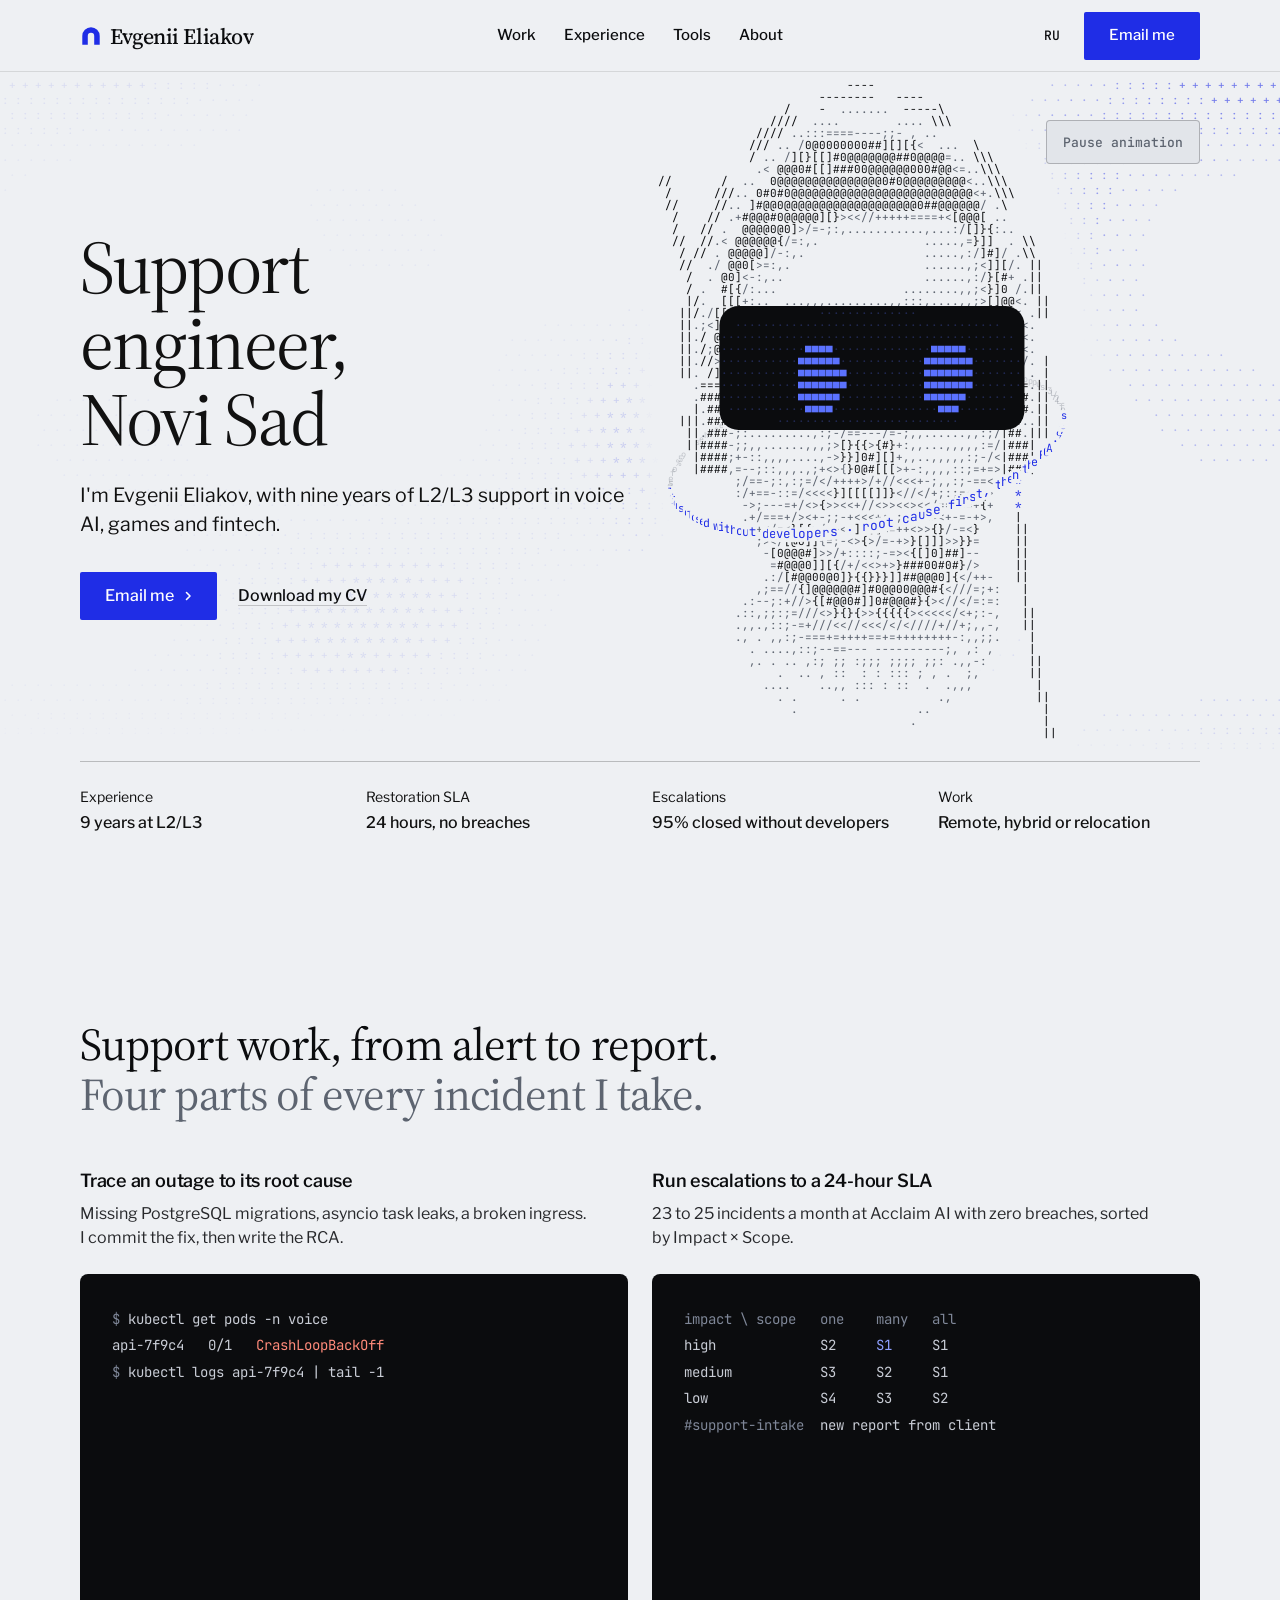
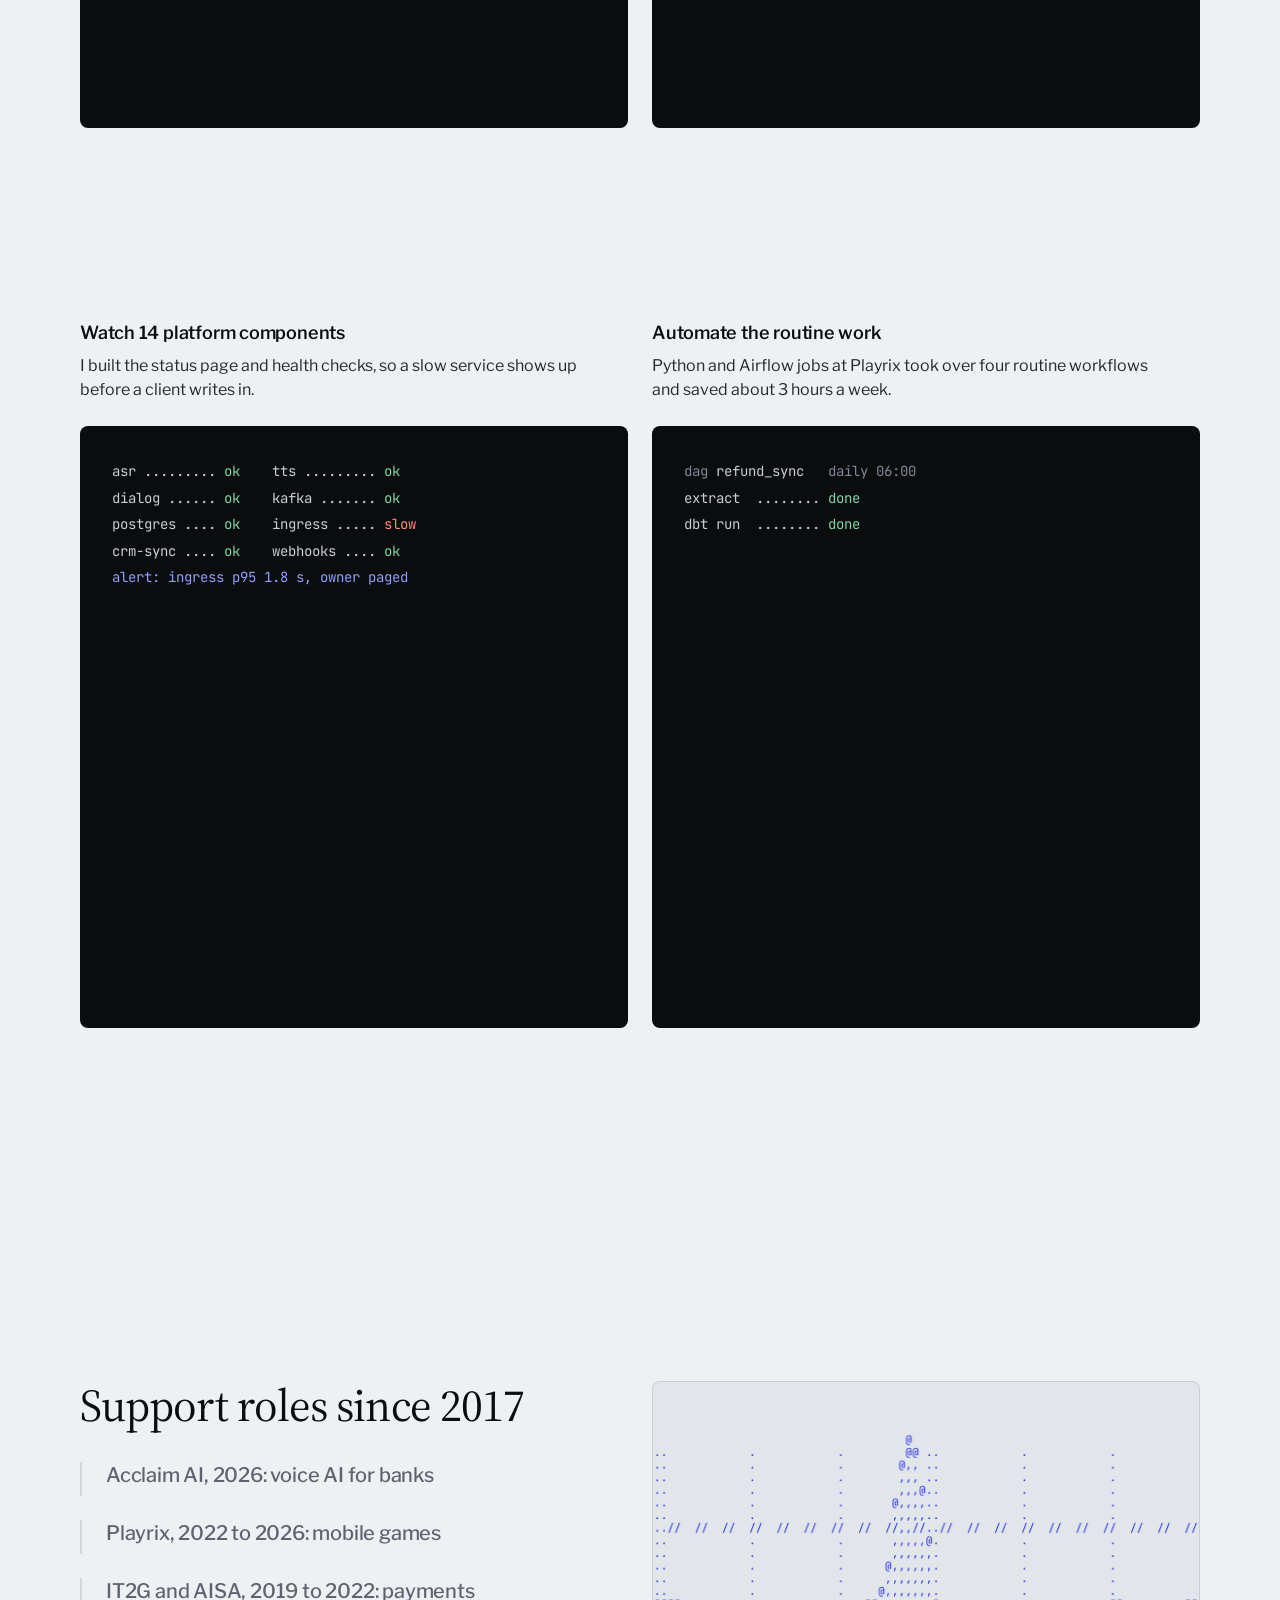
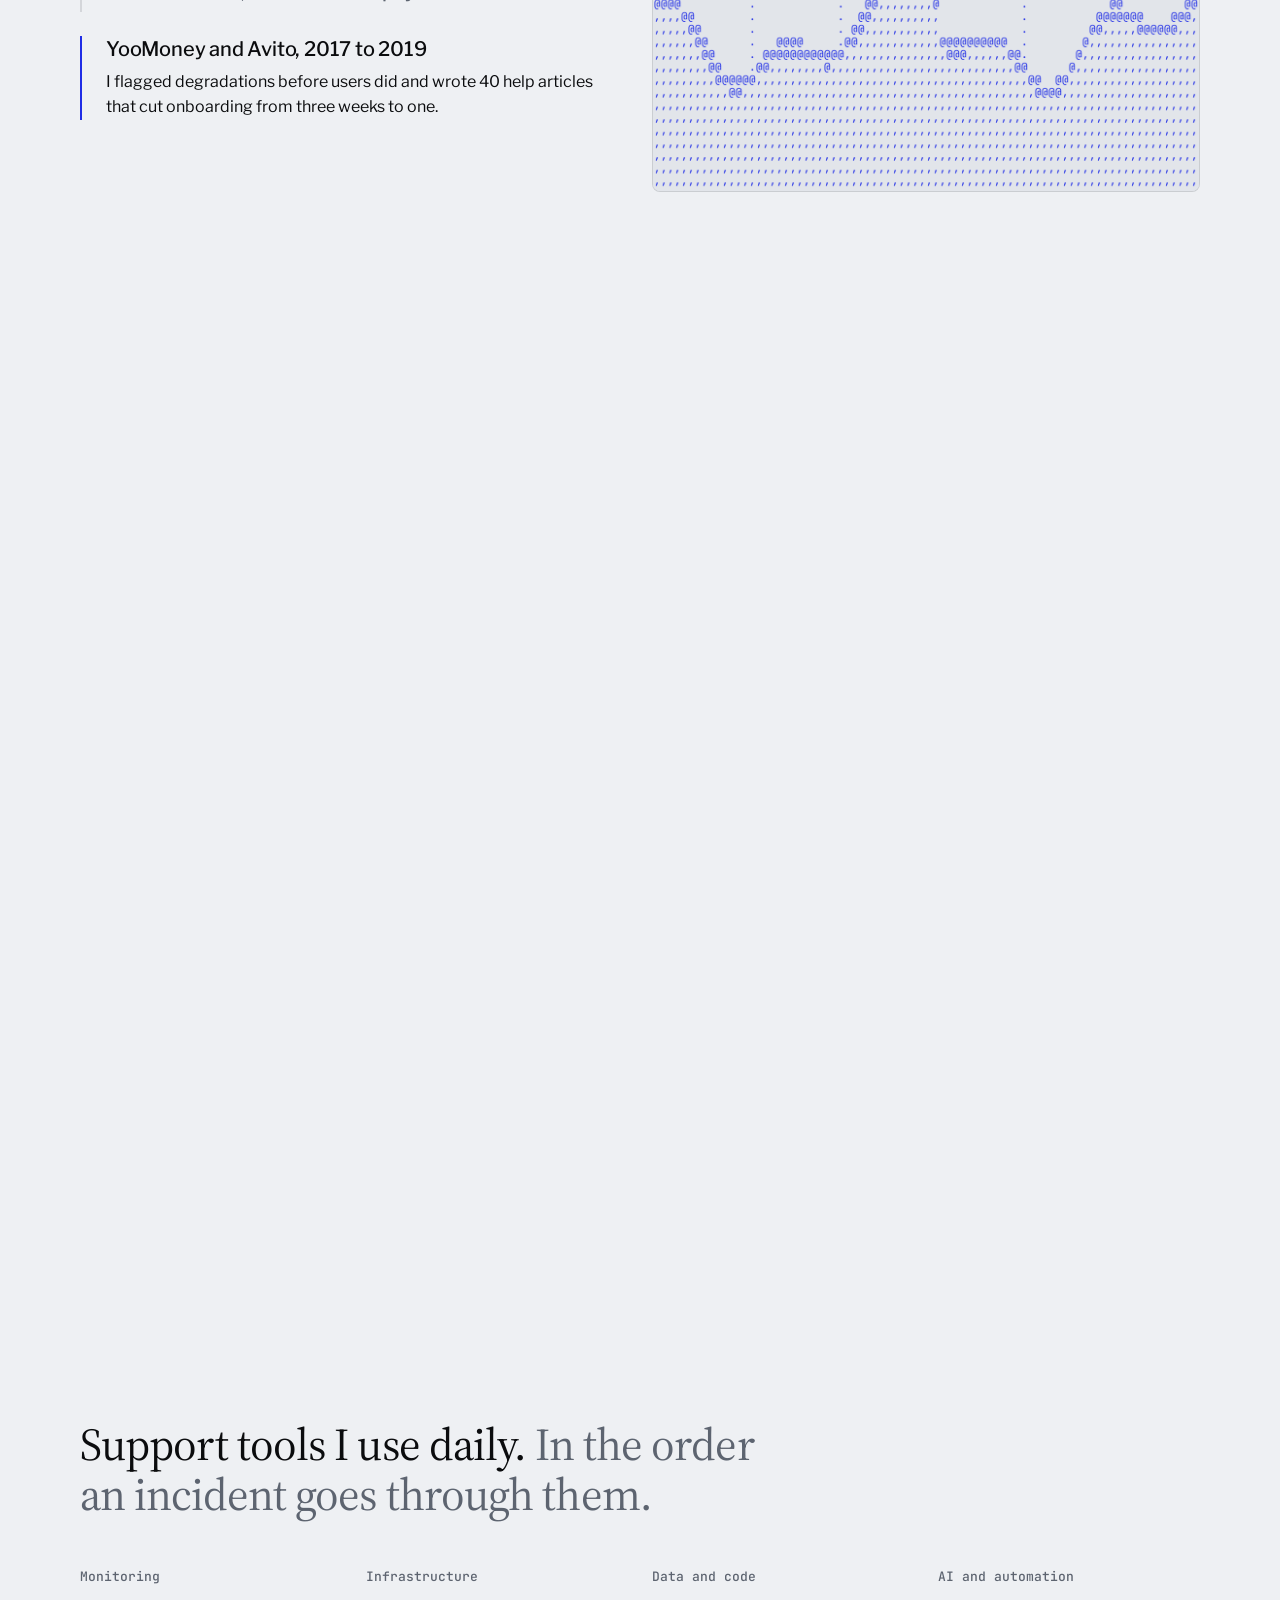
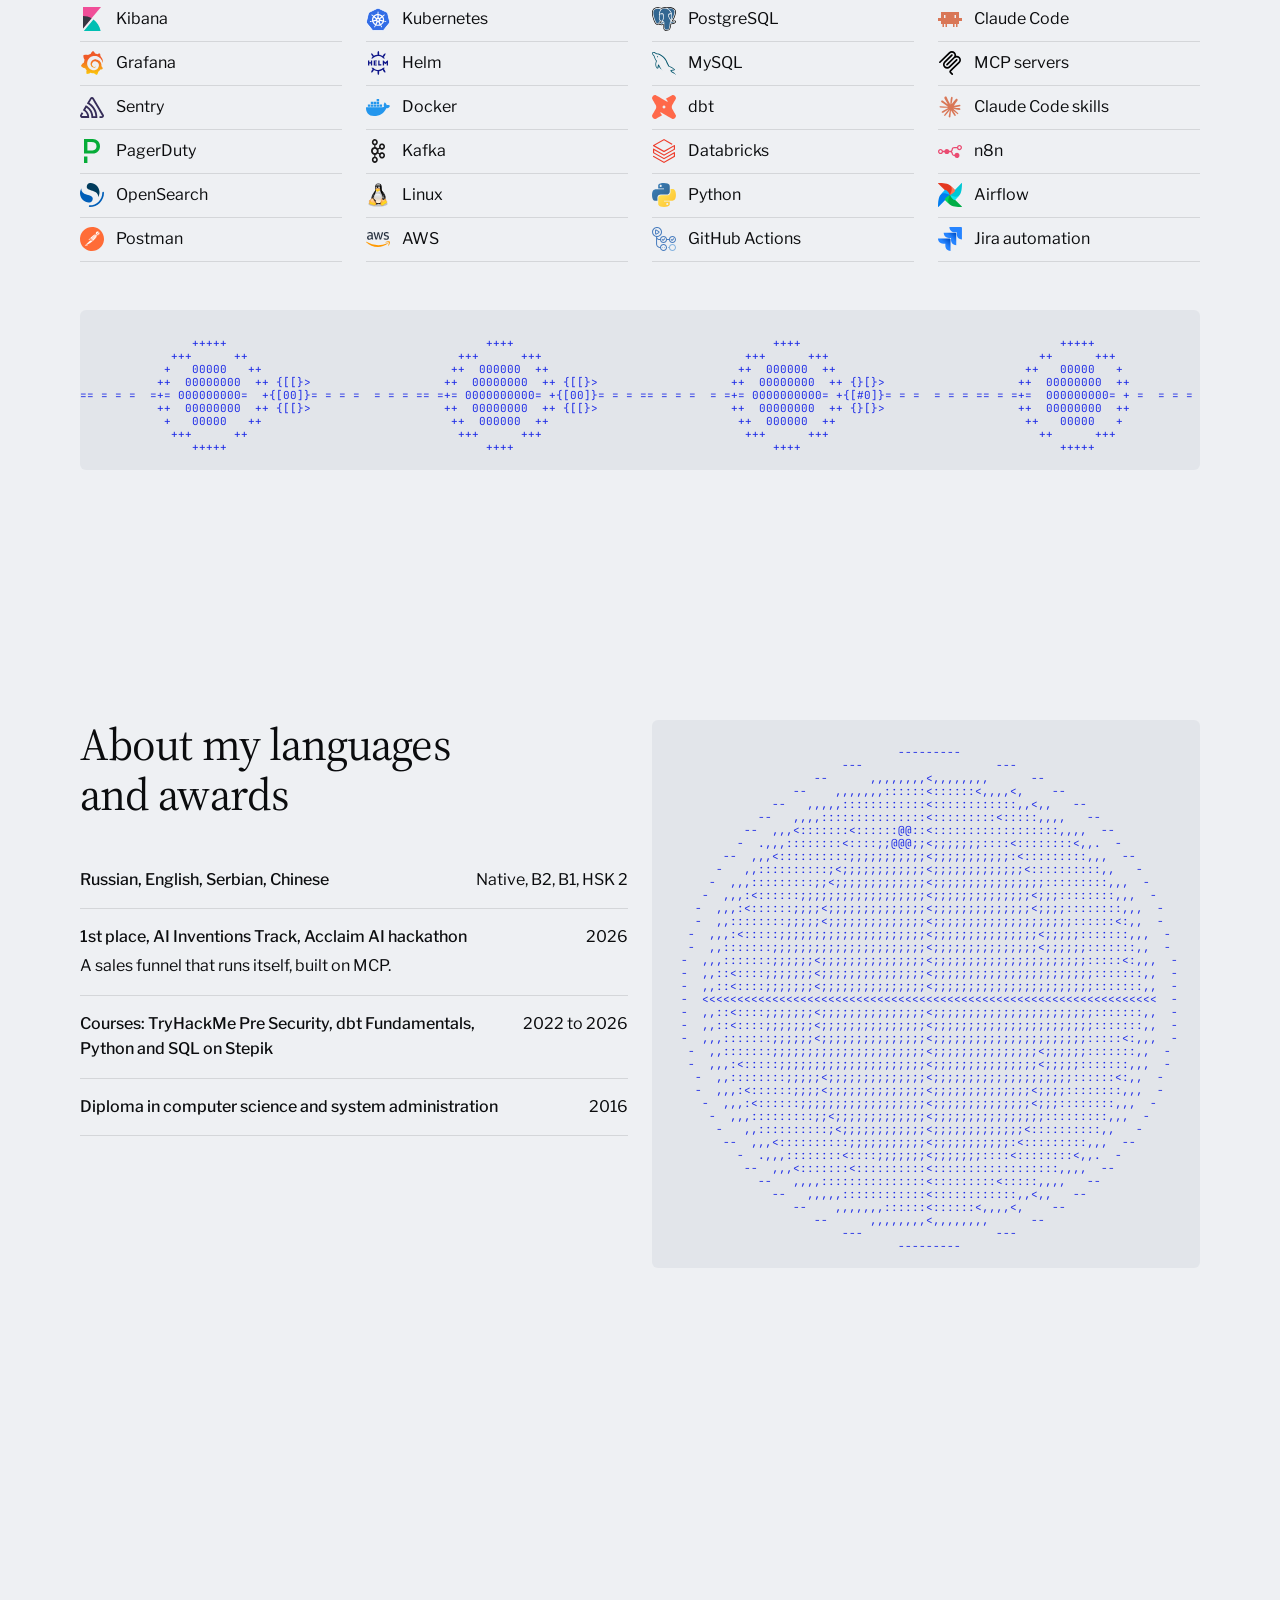
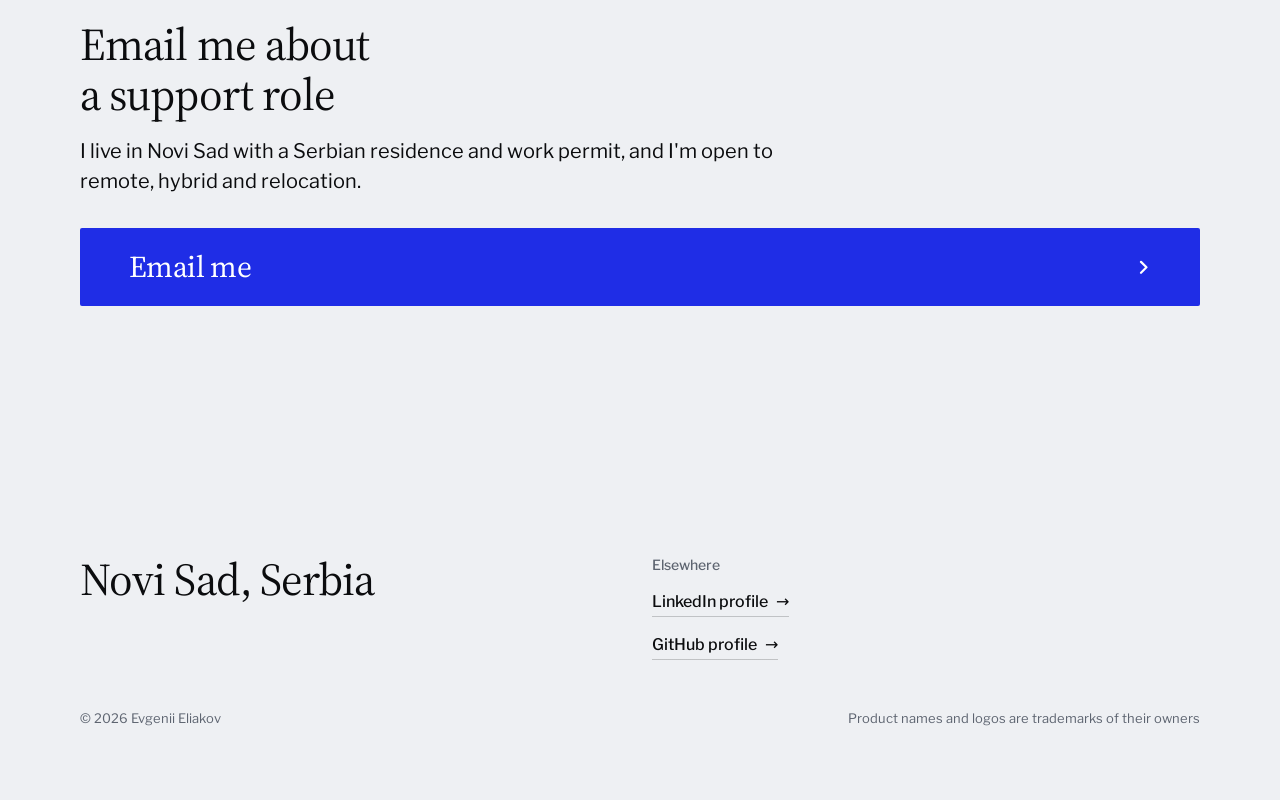
<file: index.html>
<!doctype html>
<html lang="en" data-type="service" data-radius="sharp" data-buttons="block" data-motion>
<head>
<meta charset="utf-8">
<meta name="viewport" content="width=device-width, initial-scale=1, viewport-fit=cover">
<title>Evgenii Eliakov: L2/L3 support engineer in Novi Sad</title>
<meta name="description" content="Nine years of production support for voice AI, mobile games and fintech, open to remote, hybrid and relocation.">
<meta property="og:type" content="website">
<meta property="og:title" content="Evgenii Eliakov: L2/L3 support engineer in Novi Sad">
<meta property="og:description" content="Nine years of production support for voice AI, mobile games and fintech.">
<meta property="og:image" content="https://shuba666.github.io/share.jpg">
<meta property="og:url" content="https://shuba666.github.io/">
<meta name="twitter:card" content="summary_large_image">
<link rel="icon" href="favicon.svg" type="image/svg+xml">
<meta name="theme-color" content="#eef0f3">
<link rel="alternate" hreflang="en" href="https://shuba666.github.io/">
<link rel="alternate" hreflang="ru" href="https://shuba666.github.io/ru.html">
<link rel="alternate" hreflang="x-default" href="https://shuba666.github.io/">
<link rel="canonical" href="https://shuba666.github.io/">
<meta name="site-kind" content="other">
<meta name="page-type" content="service">
<link rel="preconnect" href="https://fonts.googleapis.com">
<link rel="preconnect" href="https://fonts.gstatic.com" crossorigin>
<link href="https://fonts.googleapis.com/css2?family=Source+Serif+4:opsz,wght@8..60,400..700&family=Libre+Franklin:wght@400..600&family=JetBrains+Mono:wght@400;500&display=swap" rel="stylesheet">
<link rel="stylesheet" href="assets/system.css">
<link rel="stylesheet" href="assets/ui/cards.css">
<link rel="stylesheet" href="assets/motion/motion.css">
<link rel="stylesheet" href="assets/backgrounds/backgrounds.css">
<link rel="stylesheet" href="assets/layout/layout.css">
<link rel="stylesheet" href="assets/icons/icon.css">
<link rel="stylesheet" href="assets/moments/pinned-chapters/moment.css">
<link rel="stylesheet" href="css/site.css">
<script>document.documentElement.classList.add('m-enter');setTimeout(()=>document.documentElement.classList.add('m-enter-done'),700)</script>
<script>document.documentElement.classList.add('mo-js');setTimeout(()=>document.documentElement.classList.add('mo-safe'),2500)</script>
<link rel="modulepreload" href="assets/moments/moments.js">
<link rel="modulepreload" href="assets/moments/lib.js">
<link rel="modulepreload" href="assets/moments/pinned-chapters/moment.js">
</head>
<body>
<!-- kind: service (a person hired), site-kind other; the ASCII portrait and scenes are the client's own ask
     deal: hero photo (the ASCII portrait as the picture layer), nav nav-centre, close close-type, footer footer-visit,
     rhythm surface-pairs, buttons block, mark arc, palette cool-grey-cobalt, type source-serif, radius sharp
     moments: pinned-chapters in #experience -->
<header class="nav nav--centre">
  <div class="wrap nav__bar">
    <a class="skip-link" href="#top">Skip to content</a>
    <a class="nav__logo" href="#top"><span class="mark" data-mark="arc" aria-hidden="true"></span>Evgenii Eliakov</a>
    <nav class="nav__links" aria-label="Main">
      <div class="nav__item"><a class="nav__link" href="#work">Work</a></div>
      <div class="nav__item"><a class="nav__link" href="#experience">Experience</a></div>
      <div class="nav__item"><a class="nav__link" href="#tools">Tools</a></div>
      <div class="nav__item"><a class="nav__link" href="#about">About</a></div>
    </nav>
    <div class="nav__actions">
      <a class="nav__link lang-switch" href="ru.html" hreflang="ru" lang="ru" aria-label="Русская версия">RU</a>
      <a class="btn btn--primary" href="mailto:evgeniyeliakov@gmail.com">Email me</a>
    </div>
    <button class="nav__toggle" type="button" aria-expanded="false" aria-label="Menu">
      <svg width="18" height="18" viewBox="0 0 18 18" aria-hidden="true"><path d="M2 5h14M2 13h14" stroke="currentColor" stroke-width="1.6" stroke-linecap="round"/></svg>
    </button>
  </div>
</header>

<main id="top">
  <section class="hero hero--photo" data-enter data-calm="left" data-box="none" data-tone="light" aria-labelledby="hero-h">
    <canvas class="hero__bg" data-ascii-portrait data-src="img/face.jpg" data-orbit="9 years of L2/L3 support · 23–25 incidents a month · zero SLA breaches · 95% of escalations closed without developers · root cause first, then the RCA ·" aria-hidden="true"></canvas>
    <div class="wrap"><div class="hero-text">
      <button class="ascii-pause" type="button" data-ascii-pause data-play="Play animation" data-pause="Pause animation" aria-pressed="false"><span>Pause animation</span></button>
      <div class="hero__text">
        <h1 id="hero-h">Support engineer, Novi Sad</h1>
        <p class="hero__lead">I'm Evgenii Eliakov, with nine years of L2/L3 support in voice AI, games and fintech.</p>
        <div class="btn-row"><a class="btn btn--primary" href="mailto:evgeniyeliakov@gmail.com">Email me<svg class="m-arrow" viewBox="0 0 12 12" aria-hidden="true"><path class="m-arrow__stem" d="M1 6h8"/><path class="m-arrow__head" d="M4.5 2.5 8 6l-3.5 3.5"/></svg></a><a class="btn btn--secondary" href="Evgenii_Eliakov_CV.pdf" download>Download my CV</a></div>
      </div>
      <dl class="hero__facts">
        <div><dt>Experience</dt><dd>9 years at L2/L3</dd></div>
        <div><dt>Restoration SLA</dt><dd>24 hours, no breaches</dd></div>
        <div><dt>Escalations</dt><dd>95% closed without developers</dd></div>
        <div><dt>Work</dt><dd>Remote, hybrid or relocation</dd></div>
      </dl>
    </div></div>
  </section>

  <section class="section g2" id="work" aria-labelledby="work-h">
    <div class="wrap">
      <div class="group">
        <div class="section-head">
          <h2 id="work-h">Support work, from alert to report. <span class="muted">Four parts of every incident I take.</span></h2>
        </div>
        <div class="grid">
          <article class="card card--row card--open span-6">
            <h3>Trace an outage to its root cause</h3>
            <p>Missing PostgreSQL migrations, asyncio task leaks, a broken ingress. I commit the fix, then write the RCA.</p>
            <div class="panel"><pre class="term" data-term role="img" aria-label="A terminal: a crashing pod, its log, the missing migration and the fix">
<span data-at="0"><span class="p">$</span> kubectl get pods -n voice</span>
<span data-at="1">api-7f9c4   0/1   <span class="bad">CrashLoopBackOff</span></span>
<span data-at="2"><span class="p">$</span> kubectl logs api-7f9c4 | tail -1</span>
<span data-at="3"><span class="bad">relation "call_events" does not exist</span></span>
<span data-at="4"><span class="hi">-&gt; migration 0042 never ran</span></span>
<span data-at="5"><span class="p">$</span> alembic upgrade head   <span class="ok">restored</span></span></pre></div>
          </article>
          <article class="card card--row card--open span-6">
            <h3>Run escalations to a 24-hour SLA</h3>
            <p>23 to 25 incidents a month at Acclaim AI with zero breaches, sorted by Impact × Scope.</p>
            <div class="panel"><pre class="term" data-term role="img" aria-label="A severity matrix of impact by scope and a ticket opened from Slack">
<span data-at="0"><span class="p">impact \ scope   one    many   all</span></span>
<span data-at="0">high             S2     <span class="hi">S1</span>     S1</span>
<span data-at="0">medium           S3     S2     S1</span>
<span data-at="0">low              S4     S3     S2</span>
<span data-at="2"><span class="p">#support-intake</span>  new report from client</span>
<span data-at="4"><span class="ok">ticket SUP-1184 opened</span>  <span class="hi">S1</span>  on-call paged</span></pre></div>
          </article>
        </div>
      </div>
      <div class="grid">
        <article class="card card--row card--open span-6">
          <h3>Watch 14 platform components</h3>
          <p>I built the status page and health checks, so a slow service shows up before a client writes in.</p>
          <div class="panel"><pre class="term" data-term role="img" aria-label="Health checks for platform services, one turns to a warning and recovers">
<span data-at="0">asr ......... <span class="ok">ok</span>    tts ......... <span class="ok">ok</span></span>
<span data-at="0">dialog ...... <span class="ok">ok</span>    kafka ....... <span class="ok">ok</span></span>
<span data-at="0">postgres .... <span class="ok">ok</span>    ingress ..... <span class="bad">slow</span></span>
<span data-at="0">crm-sync .... <span class="ok">ok</span>    webhooks .... <span class="ok">ok</span></span>
<span data-at="2"><span class="hi">alert: ingress p95 1.8 s, owner paged</span></span>
<span data-at="4"><span class="ok">ingress fixed, 14 of 14 healthy</span></span></pre></div>
        </article>
        <article class="card card--row card--open span-6">
          <h3>Automate the routine work</h3>
          <p>Python and Airflow jobs at Playrix took over four routine workflows and saved about 3 hours a week.</p>
          <div class="panel"><pre class="term" data-term role="img" aria-label="An Airflow pipeline running its steps to a finished report">
<span data-at="0"><span class="p">dag</span> refund_sync   <span class="p">daily 06:00</span></span>
<span data-at="1">extract  ........ <span class="ok">done</span></span>
<span data-at="2">dbt run  ........ <span class="ok">done</span></span>
<span data-at="3">checks   ........ <span class="ok">done</span></span>
<span data-at="4">report -&gt; #billing-support <span class="ok">sent</span></span>
<span data-at="5"><span class="hi">no one had to open a spreadsheet</span></span></pre></div>
        </article>
      </div>
    </div>
  </section>

  <section class="section" id="experience" style="--h: 2" data-moment="pinned-chapters" aria-labelledby="experience-h">
    <div class="wrap mo-pc__grid">
      <div class="mo-pc__text">
        <h2 id="experience-h">Support roles since 2017</h2>
        <ol class="mo-pc__steps">
          <li class="mo-pc__step">
            <h3>Acclaim AI, 2026: voice AI for banks</h3>
            <p>The technical contact between enterprise banks and engineering. I deployed with Helm, debugged pods in Lens and drafted SLA terms.</p>
            <figure class="mo-pc__visual"><canvas data-ascii-scene="voice" role="img" aria-label="A call waveform drawn in characters"></canvas></figure>
          </li>
          <li class="mo-pc__step">
            <h3>Playrix, 2022 to 2026: mobile games</h3>
            <p>About 35 critical backend and billing escalations a month across Homescapes, Gardenscapes and Township.</p>
            <figure class="mo-pc__visual"><canvas data-ascii-scene="game" role="img" aria-label="A match-three game board drawn in characters"></canvas></figure>
          </li>
          <li class="mo-pc__step">
            <h3>IT2G and AISA, 2019 to 2022: payments</h3>
            <p>Failed transactions on the St. Petersburg resident card, slow MySQL queries, Linux servers and Asterisk VoIP.</p>
            <figure class="mo-pc__visual"><canvas data-ascii-scene="ledger" role="img" aria-label="A ledger of card transactions with one failed row"></canvas></figure>
          </li>
          <li class="mo-pc__step">
            <h3>YooMoney and Avito, 2017 to 2019</h3>
            <p>I flagged degradations before users did and wrote 40 help articles that cut onboarding from three weeks to one.</p>
            <figure class="mo-pc__visual"><canvas data-ascii-scene="monitor" role="img" aria-label="A latency chart with a spike over the alert line"></canvas></figure>
          </li>
        </ol>
      </div>
      <div class="mo-pc__visuals frame"></div>
    </div>
  </section>

  <section class="section" id="tools" aria-labelledby="tools-h">
    <div class="wrap">
      <div class="section-head">
        <h2 id="tools-h">Support tools I use daily. <span class="muted">In the order an incident goes through them.</span></h2>
      </div>
      <div class="grid grid--top">
        <div class="tools__group span-3">
          <p class="tools__label">Monitoring</p>
          <ul class="tools__list">
            <li><img class="ic" src="assets/icons/kibana.svg" alt="" width="24" height="24">Kibana</li>
            <li><img class="ic" src="assets/icons/grafana.svg" alt="" width="24" height="24">Grafana</li>
            <li><img class="ic" src="assets/icons/sentry.svg" alt="" width="24" height="24">Sentry</li>
            <li><img class="ic" src="assets/icons/pagerduty.svg" alt="" width="24" height="24">PagerDuty</li>
            <li><img class="ic" src="assets/icons/opensearch.svg" alt="" width="24" height="24">OpenSearch</li>
            <li><img class="ic" src="assets/icons/postman.svg" alt="" width="24" height="24">Postman</li>
          </ul>
        </div>
        <div class="tools__group span-3">
          <p class="tools__label">Infrastructure</p>
          <ul class="tools__list">
            <li><img class="ic" src="assets/icons/kubernetes.svg" alt="" width="24" height="24">Kubernetes</li>
            <li><img class="ic" src="assets/icons/helm.svg" alt="" width="24" height="24">Helm</li>
            <li><img class="ic" src="assets/icons/docker.svg" alt="" width="24" height="24">Docker</li>
            <li><img class="ic" src="assets/icons/kafka.svg" alt="" width="24" height="24">Kafka</li>
            <li><img class="ic" src="assets/icons/linux-tux.svg" alt="" width="24" height="24">Linux</li>
            <li><img class="ic" src="assets/icons/aws.svg" alt="" width="24" height="24">AWS</li>
          </ul>
        </div>
        <div class="tools__group span-3">
          <p class="tools__label">Data and code</p>
          <ul class="tools__list">
            <li><img class="ic" src="assets/icons/postgres.svg" alt="" width="24" height="24">PostgreSQL</li>
            <li><img class="ic" src="assets/icons/mysql.svg" alt="" width="24" height="24">MySQL</li>
            <li><img class="ic" src="assets/icons/dbt.svg" alt="" width="24" height="24">dbt</li>
            <li><img class="ic" src="assets/icons/databricks.svg" alt="" width="24" height="24">Databricks</li>
            <li><img class="ic" src="assets/icons/python.svg" alt="" width="24" height="24">Python</li>
            <li><img class="ic" src="assets/icons/github-actions.svg" alt="" width="24" height="24">GitHub Actions</li>
          </ul>
        </div>
        <div class="tools__group span-3">
          <p class="tools__label">AI and automation</p>
          <ul class="tools__list">
            <li><img class="ic" src="assets/icons/claude-code.svg" alt="" width="24" height="24">Claude Code</li>
            <li><img class="ic" src="assets/icons/mcp.svg" alt="" width="24" height="24">MCP servers</li>
            <li><img class="ic" src="assets/icons/claude.svg" alt="" width="24" height="24">Claude Code skills</li>
            <li><img class="ic" src="assets/icons/n8n.svg" alt="" width="24" height="24">n8n</li>
            <li><img class="ic" src="assets/icons/airflow.svg" alt="" width="24" height="24">Airflow</li>
            <li><img class="ic" src="assets/icons/jira.svg" alt="" width="24" height="24">Jira automation</li>
          </ul>
        </div>
      </div>
      <canvas class="tools__flow" data-ascii-scene="network" role="img" aria-label="Four stations on one line with signals running from monitoring to AI and automation"></canvas>
    </div>
  </section>

  <section class="section" id="about" aria-labelledby="about-h">
    <div class="wrap grid grid--top">
      <div class="span-6">
        <div class="section-head">
          <h2 id="about-h">About my languages and awards</h2>
        </div>
        <ul class="rows">
          <li><span class="rows__name">Russian, English, Serbian, Chinese</span><span class="rows__value">Native, B2, B1, HSK 2</span></li>
          <li><span class="rows__name">1st place, AI Inventions Track, Acclaim AI hackathon</span><p>A sales funnel that runs itself, built on MCP.</p><span class="rows__value">2026</span></li>
          <li><span class="rows__name">Courses: TryHackMe Pre Security, dbt Fundamentals, Python and SQL on Stepik</span><span class="rows__value">2022 to 2026</span></li>
          <li><span class="rows__name">Diploma in computer science and system administration</span><span class="rows__value">2016</span></li>
        </ul>
      </div>
      <div class="span-6 start-7">
        <canvas class="about__globe" data-ascii-scene="globe" role="img" aria-label="A globe drawn in characters with Novi Sad marked"></canvas>
      </div>
    </div>
  </section>
</main>

<footer class="footer closing footer--visit" id="contact" aria-labelledby="close-h">
  <div class="wrap">
    <div class="closing__cta close--type">
      <div class="section-head">
        <h2 id="close-h">Email me about a support role</h2>
        <p>I live in Novi Sad with a Serbian residence and work permit, and I'm open to remote, hybrid and relocation.</p>
      </div>
      <a class="btn btn--primary btn--xl btn--wide" href="mailto:evgeniyeliakov@gmail.com">Email me<svg class="m-arrow" viewBox="0 0 12 12" aria-hidden="true"><path class="m-arrow__stem" d="M1 6h8"/><path class="m-arrow__head" d="M4.5 2.5 8 6l-3.5 3.5"/></svg></a>
    </div>
    <div class="closing__links">
      <div class="grid">
        <div class="span-6 stack-4">
          <address class="footer__address">Novi Sad, Serbia</address>
        </div>
        <div class="span-6 start-7 stack-4">
          <h3>Elsewhere</h3>
          <p><a class="link" href="https://www.linkedin.com/in/evgenii-eliakov">LinkedIn profile</a></p>
          <p><a class="link" href="https://github.com/Shuba666">GitHub profile</a></p>
        </div>
      </div>
      <div class="footer__legal">
        <span>&copy; 2026 Evgenii Eliakov</span>
        <span>Product names and logos are trademarks of their owners</span>
      </div>
    </div>
  </div>
</footer>

<script type="module" src="assets/system.js"></script>
<script type="module" src="assets/motion/motion.js"></script>
<script type="module" src="assets/layout/layout.js"></script>
<script type="module" src="js/ascii.js"></script>
</body>
</html>
</file>
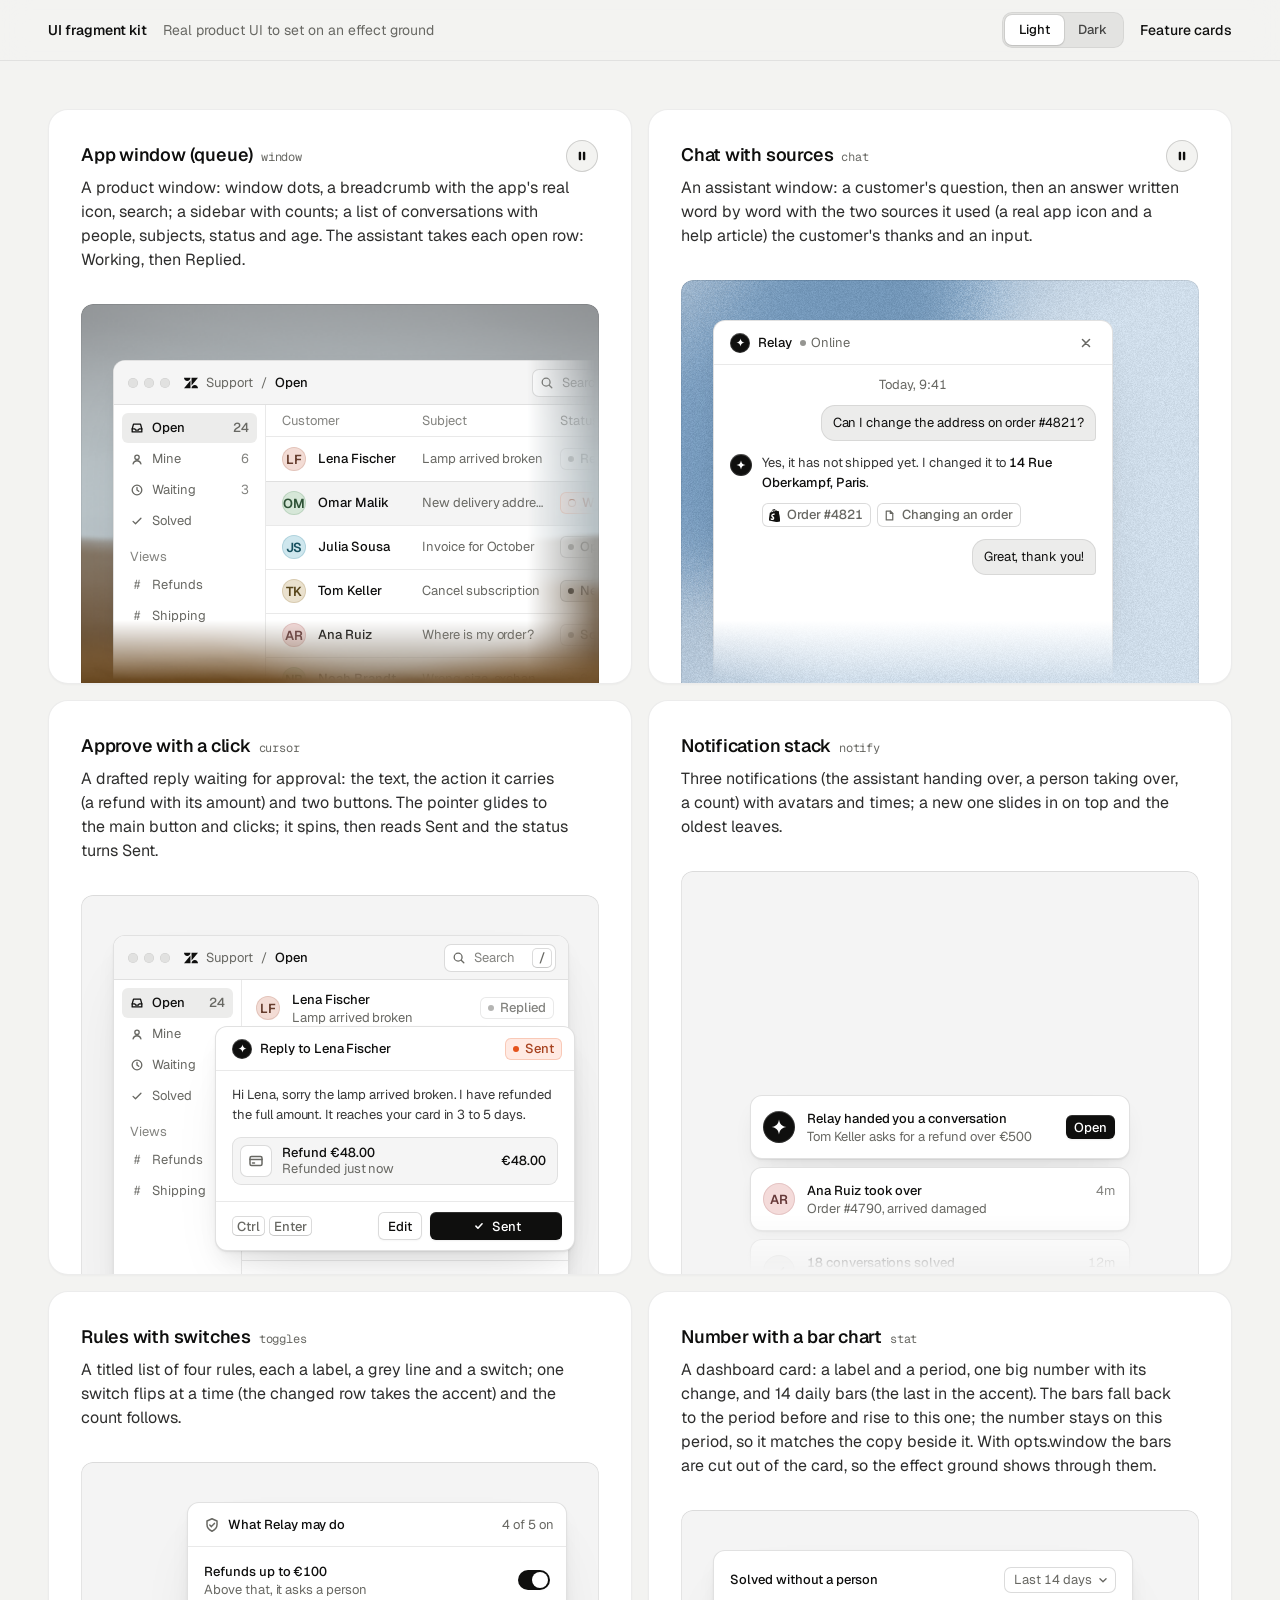
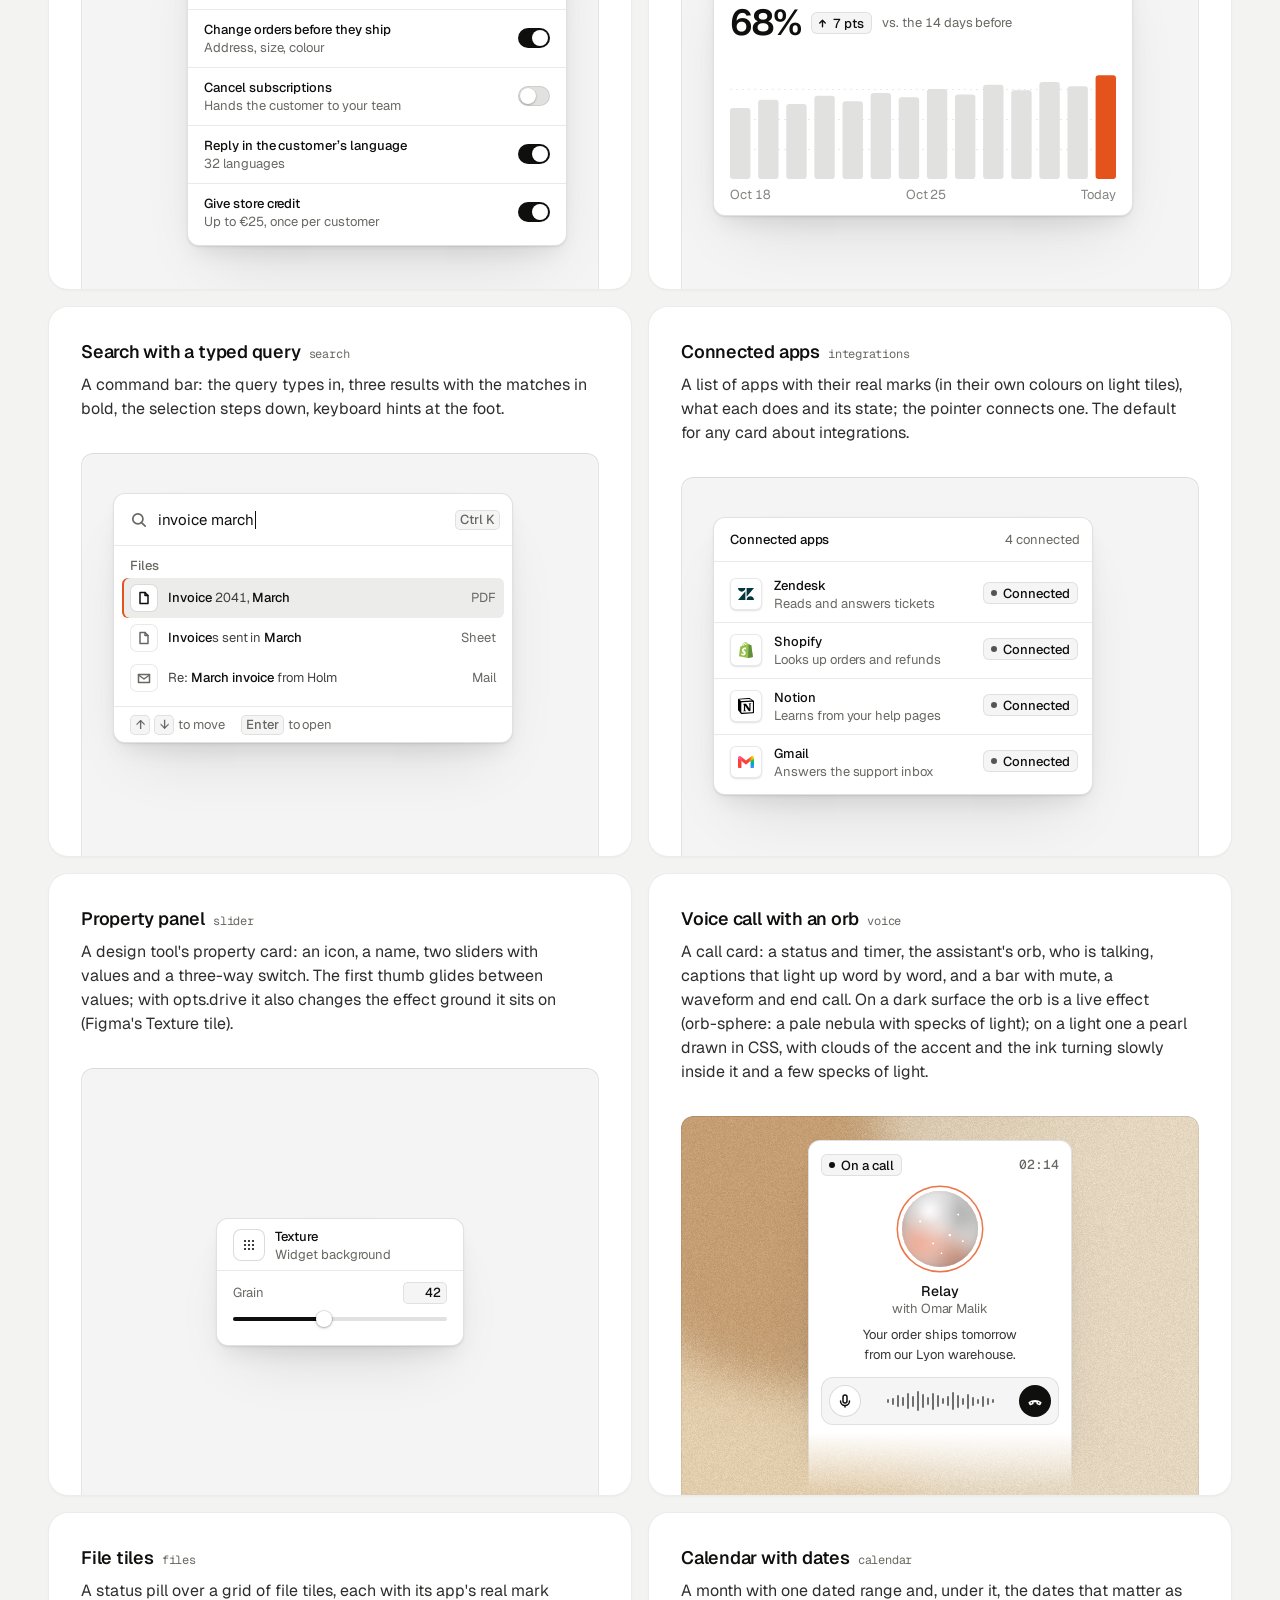
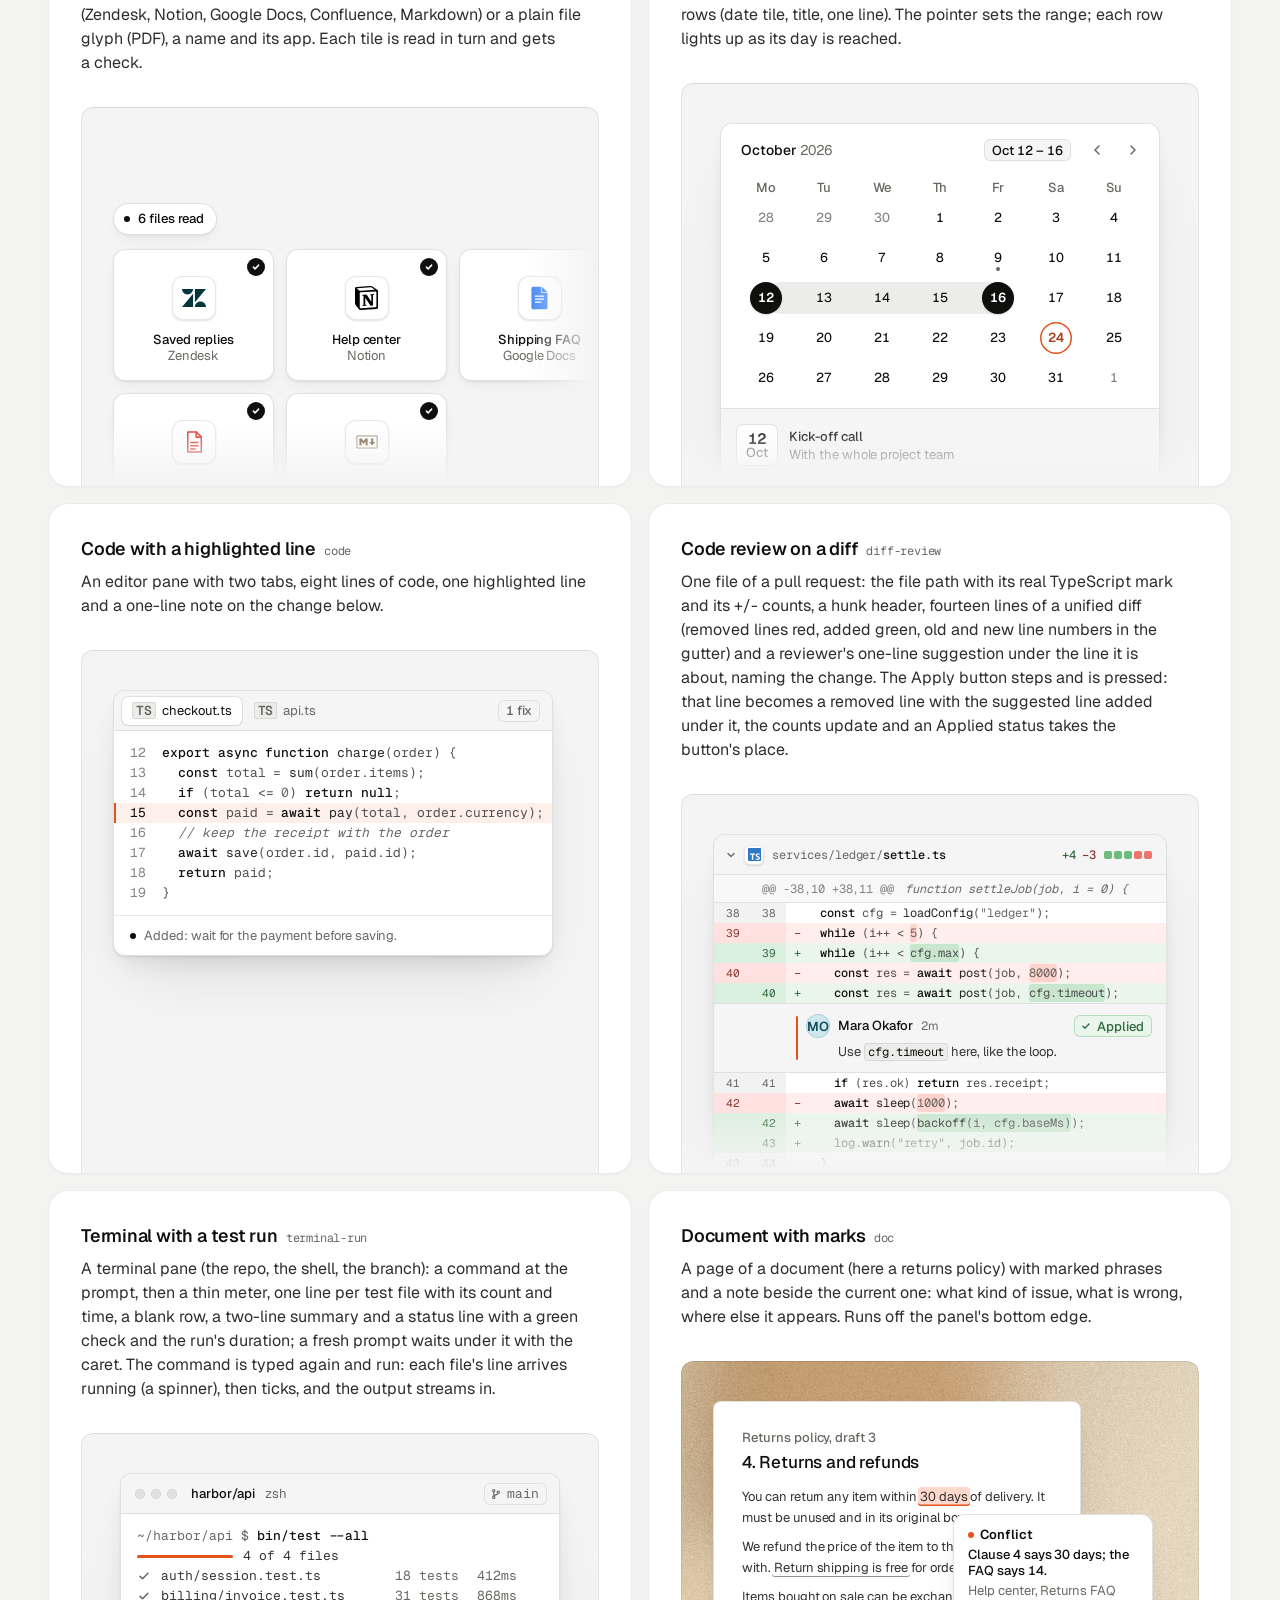
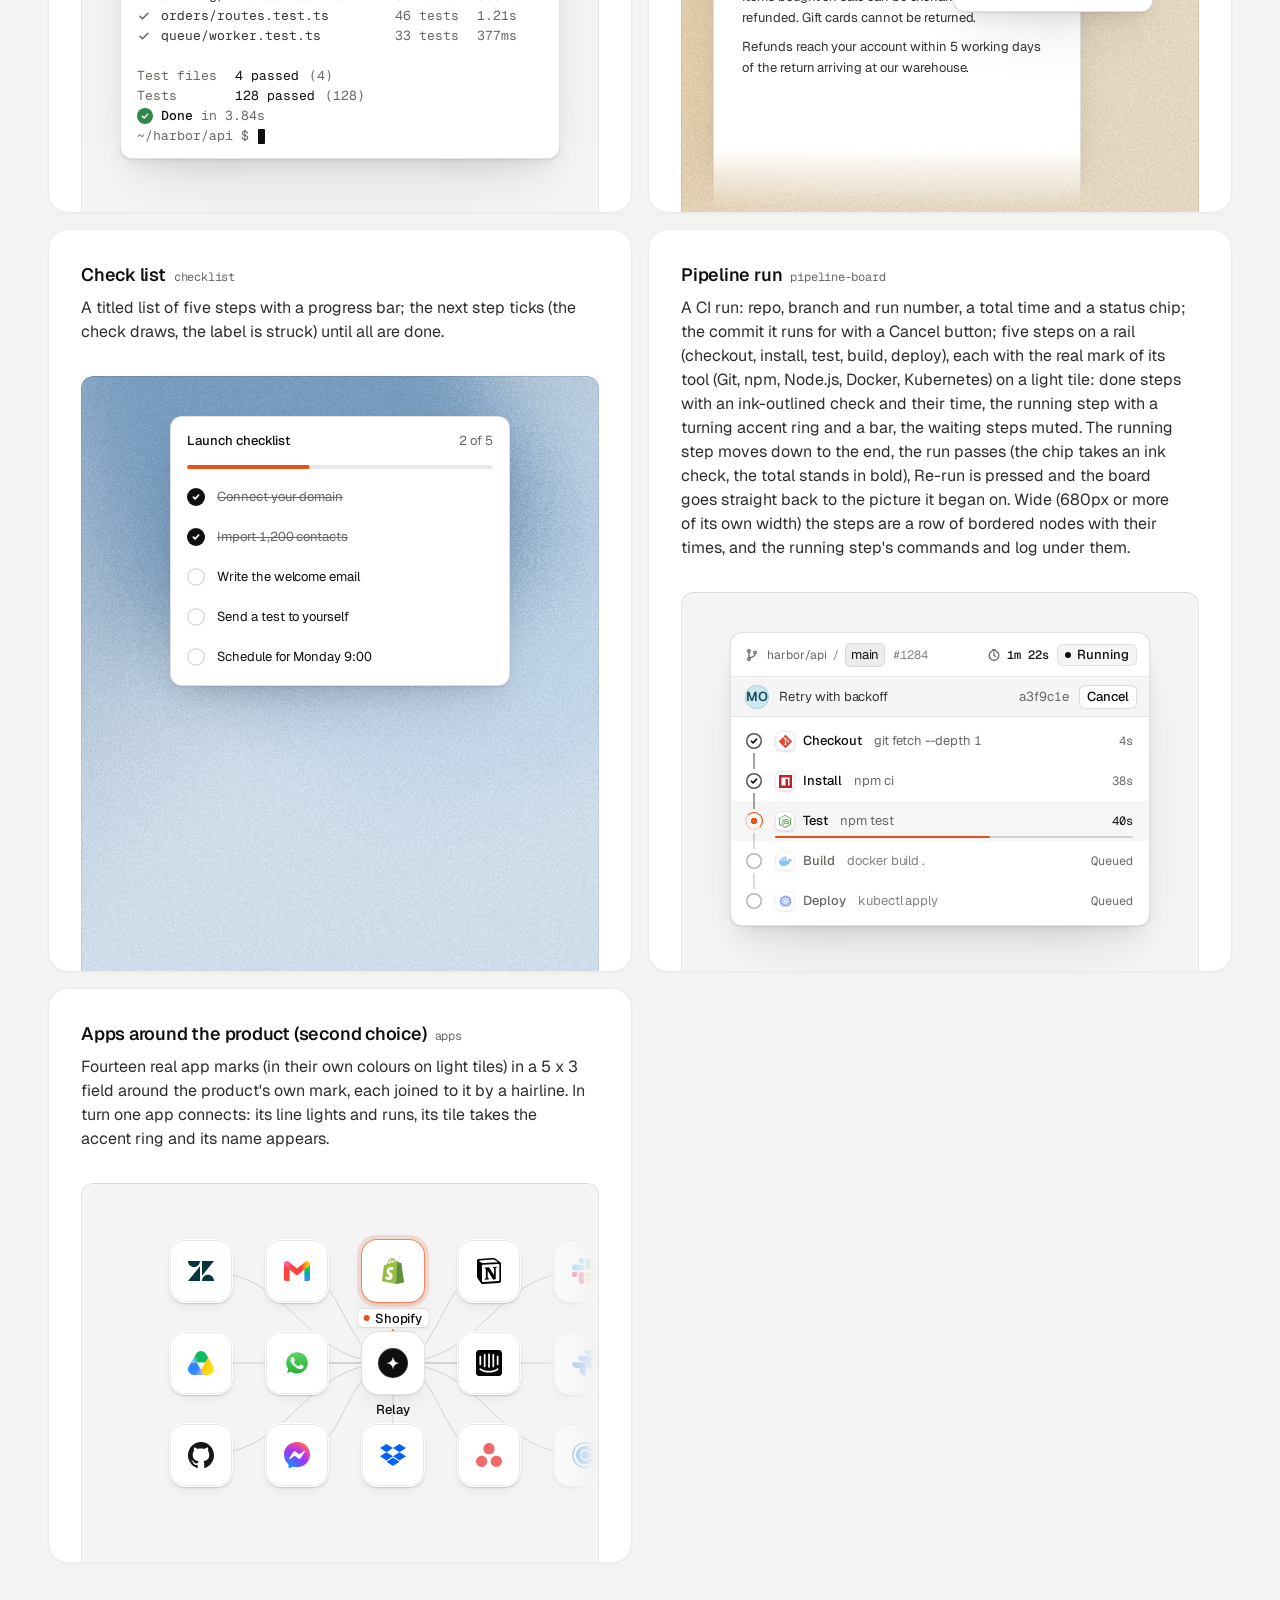
<file: assets/ui/index.html>
<!doctype html>
<html lang="en" data-theme="light">
<head>
<script>window.__tpGlMax = 16;   /* a gallery shows many live effects at once; a page of a site keeps the default 4 (fx.js) */</script>
<meta charset="utf-8">
<meta name="viewport" content="width=device-width, initial-scale=1">
<title>UI fragment kit</title>
<meta name="description" content="Nineteen pieces of real product UI from the taste-skill kit, each on an effect ground in a feature card.">
<link rel="preconnect" href="https://fonts.googleapis.com">
<link rel="preconnect" href="https://fonts.gstatic.com" crossorigin>
<link href="https://fonts.googleapis.com/css2?family=Geist:wght@300..700&family=Geist+Mono:wght@400;500&display=swap" rel="stylesheet">
<link rel="stylesheet" href="base.css">
<link rel="stylesheet" href="cards.css">
<style>
  :root { --font-text: "Geist", system-ui, sans-serif; --font-display: "Geist", system-ui, sans-serif; --font-mono: "Geist Mono", ui-monospace, monospace; }
  [data-theme="light"] { --bg: #f3f3f1; --card: #ffffff; --ink: #0f0f0e; --muted: #686863; --accent: #e5531c; --accent-ink: #ffffff; --g-bg: #e9e8e4; --g-surface: #f6f5f2; --frag: #ffffff; --warm: #c9a679; }
  [data-theme="dark"] { --bg: #070708; --card: #151517; --ink: #f2f2ef; --muted: #8f9094; --accent: #ff7a3c; --accent-ink: #120c08; --g-bg: #0e0e10; --g-surface: #1b1c1f; --frag: #1c1d20; --warm: #9c9689; }
  * { box-sizing: border-box; }
  html, body { margin: 0; }
  body { font-family: var(--font-text); background: var(--bg); color: var(--ink); -webkit-font-smoothing: antialiased; }
  .panel { --fx-bg: var(--g-bg); --fx-surface: var(--g-surface); --fx-ink: var(--ink); --fx-muted: var(--muted); --fx-accent: var(--hue, var(--warm)); --fx-accent-ink: var(--accent-ink); --calm: var(--g-bg); --p-h: 380px; }
  .top { position: sticky; top: 0; z-index: 20; background: color-mix(in oklab, var(--bg) 86%, transparent); backdrop-filter: blur(14px); -webkit-backdrop-filter: blur(14px); border-bottom: 1px solid color-mix(in oklab, var(--ink) 8%, transparent); }
  .top__in { max-width: 1232px; margin: 0 auto; padding: 0 24px; height: 60px; display: flex; align-items: center; gap: 16px; font-size: 14px; line-height: 20px; }
  .top__in strong { font-weight: 560; }
  .top__in > span { color: var(--muted); }
  .sp { flex: 1; }
  .seg { display: inline-flex; padding: 3px; border-radius: 10px; background: color-mix(in oklab, var(--ink) 6%, var(--bg)); box-shadow: inset 0 0 0 1px color-mix(in oklab, var(--ink) 6%, transparent); }
  .seg button { font: inherit; font-size: 13px; font-weight: 500; border: 0; background: none; color: color-mix(in oklab, var(--ink) 72%, var(--bg)); height: 30px; padding: 0 14px; border-radius: 7px; cursor: pointer; }
  .seg button[aria-pressed="true"] { background: var(--card); color: var(--ink); box-shadow: 0 0 0 1px color-mix(in oklab, var(--ink) 8%, transparent), 0 1px 2px rgb(0 0 0 / .1); }
  .top__in a { color: var(--ink); text-decoration: none; font-weight: 500; }
  main { max-width: 1232px; margin: 0 auto; padding: 48px 24px 96px; }
  .grid { display: grid; grid-template-columns: repeat(2, minmax(0, 1fr)); gap: 16px; }
  .card > h3 code { font: 400 12px/16px var(--font-mono); color: var(--muted); margin-left: 8px; }
  @media (max-width: 860px) { .grid { grid-template-columns: minmax(0, 1fr); } }
  @media (max-width: 600px) { main { padding: 24px 16px 64px; } .top__in { padding: 0 16px; } .top__in > span { display: none; } .panel { --p-h: 340px; } }
</style>
</head>
<body>
<header class="top">
  <div class="top__in">
    <strong>UI fragment kit</strong><span>Real product UI to set on an effect ground</span>
    <span class="sp"></span>
    <div class="seg" role="group" aria-label="Theme"><button type="button" data-mode="light" aria-pressed="true">Light</button><button type="button" data-mode="dark" aria-pressed="false">Dark</button></div>
    <a href="cards.html">Feature cards</a>
  </div>
</header>
<main><div class="grid" id="grid"></div></main>

<script type="module">
  import fx from '../effects/fx.js';
  import ui from './ui.js';
  const index = await fetch('index.json').then(r => r.json());
  // where each one sits, as its meta.json says: anchored at a corner or rising from the bottom and cut by
  // the panel's edge, or whole with 24px or more of ground round it; a fade only where an edge cuts it.
  // Only the compact slider sits in the calm middle (Figma's Texture tile); the cursor dialog is shown
  // where it belongs, over the lower-right edge of a window. [class, fade, style, opts]
  const PLACE = {
    window: ['at-corner', 'stage--fade-br', '--ay:56px'],
    chat: ['at-rise to-edge', 'stage--fade-b'],
    cursor: ['at-over', '', '--bx:24px;--by:24px'],
    notify: ['at-rise fit', 'stage--fade-b', '--ay:calc(100% - 180px);--ay-sm:calc(100% - 180px);--fit-max:380px'],
    toggles: ['at-right', ''],
    stat: ['at-corner', ''],
    search: ['at-corner', ''],
    integrations: ['at-corner', ''],
    slider: ['at-center', '', '', '{"compact":true,"drive":{"param":"grain","min":0.15,"max":0.95}}'],
    voice: ['at-rise to-edge fit', 'stage--fade-b', '--ax:max(24px, 50% - 132px);--ay:24px;--fit-max:264px'],
    files: ['at-corner wide', 'stage--fade-br', '--w:680px;--ay:96px'],
    calendar: ['at-rise fit', 'stage--fade-b', '--fit-max:440px'],
    code: ['at-corner', ''],
    'diff-review': ['at-corner fit', 'stage--fade-b', '--fit-max:480px'],
    'terminal-run': ['at-rise fit', '', '--fit-max:440px'],
    'pipeline-board': ['at-rise fit', '', '--fit-max:420px'],
    doc: ['at-corner to-edge', 'stage--fade-b'],
    checklist: ['at-rise fit', '', '--fit-max:340px'],
    apps: ['at-corner wide', 'stage--fade-br', '--w:560px;--ay:48px'],
  };
  // grounds behind UI are soft lit fields (never a line or dot pattern), on both themes: the bright
  // picture behind dark UI on the dark page, a clear step darker than white UI on the light page
  // the painting stays abstract (a mist over warm sand, level, fully soft) and shows once on the page
  const PAINT = ['painterly-landscape', { blur: 1, brush: 0.35, slope: 0, hillY: 0.3, horizon: 0.62, calm: 0.2, calmX: 0.6, calmY: 0.8, drift: 0, side: 1 }, '{"bg":"#a3b0b6","accent":"#c49a6c"}'];
  const GRAIN = ['grain-gradient', { speed: 0, grainMotion: 0, calm: 0.2, calmX: 0.5, calmY: 0.6, tint: 0.6, contrast: 0.6 }, '{"bg":"#d9ccb7","surface":"#e9e0d2","ink":"#2a2622","muted":"#6f675c","accent":"#a8794a"}'];
  const SKY = [GRAIN[0], GRAIN[1], '{"bg":"#c6d3df","surface":"#d6e0e9","ink":"#25303a","muted":"#5d6873","accent":"#3f6a92"}'];
  const SAGE = [GRAIN[0], GRAIN[1], '{"bg":"#cdd6c6","surface":"#dce3d6","ink":"#262d24","muted":"#5f6a5a","accent":"#6c8e63"}'];
  const GROUND = (m, i) => (m.name === 'slider' ? GRAIN : i === 0 ? PAINT : [GRAIN, SKY, SAGE][i % 3]);
  const q = new URLSearchParams(location.search);
  const grid = document.getElementById('grid');
  grid.innerHTML = index.fragments.map((m, i) => {
    const [at, fade, extra = '', opts = ''] = PLACE[m.name] || ['at-corner', 'stage--fade-br'];
    const [id, params, pal] = GROUND(m, i);
    const w = at === 'at-center' ? '' : ` style="--ax:32px;--ay:40px;${extra}"`;
    const o = opts ? ` data-ui-opts='${opts}'` : '';
    // the cursor is a dialog over a window's edge: the window under it holds still
    const under = m.name === 'cursor' ? `<div class="at-corner" style="--ax:32px;--ay:40px" data-ui-load="window" data-ui-opts='{"compact":true}' data-ui-still></div>` : '';
    return `<article class="card card--row"><h3>${m.title}<code>${m.name}</code></h3><p>${m.shows}</p>
      <div class="panel" data-fx="${id}" data-fx-seed="${(i + 1) * 17}" data-fx-params='${JSON.stringify(params)}' data-fx-palette='${pal}' style="--calm-k:0%">
        <div class="stage ${fade}">${under}<div class="${at}"${w}${o} data-ui-load="${m.name}"></div></div></div></article>`;
  }).join('');
  function setMode(mode) {
    document.documentElement.dataset.theme = mode;
    document.querySelectorAll('.seg button').forEach(b => b.setAttribute('aria-pressed', String(b.dataset.mode === mode)));
  }
  setMode(q.get('mode') === 'dark' ? 'dark' : 'light');
  if (q.has('t')) fx.setClock(+q.get('t'));
  // each ground is drawn once near the screen and kept as a picture (its WebGL context freed), so nineteen
  // panels need one or two contexts, not nineteen
  await Promise.all([ui.loadAll(grid), ui.grounds(grid, fx)]);
  document.documentElement.dataset.ready = '1';
  document.querySelectorAll('.seg button').forEach(b => b.addEventListener('click', async () => {
    setMode(b.dataset.mode);
    for (const el of grid.querySelectorAll('[data-ui]')) el.__ui?.repaint?.();
    await ui.grounds(grid, fx);
  }));
</script>
</body>
</html>
</file>
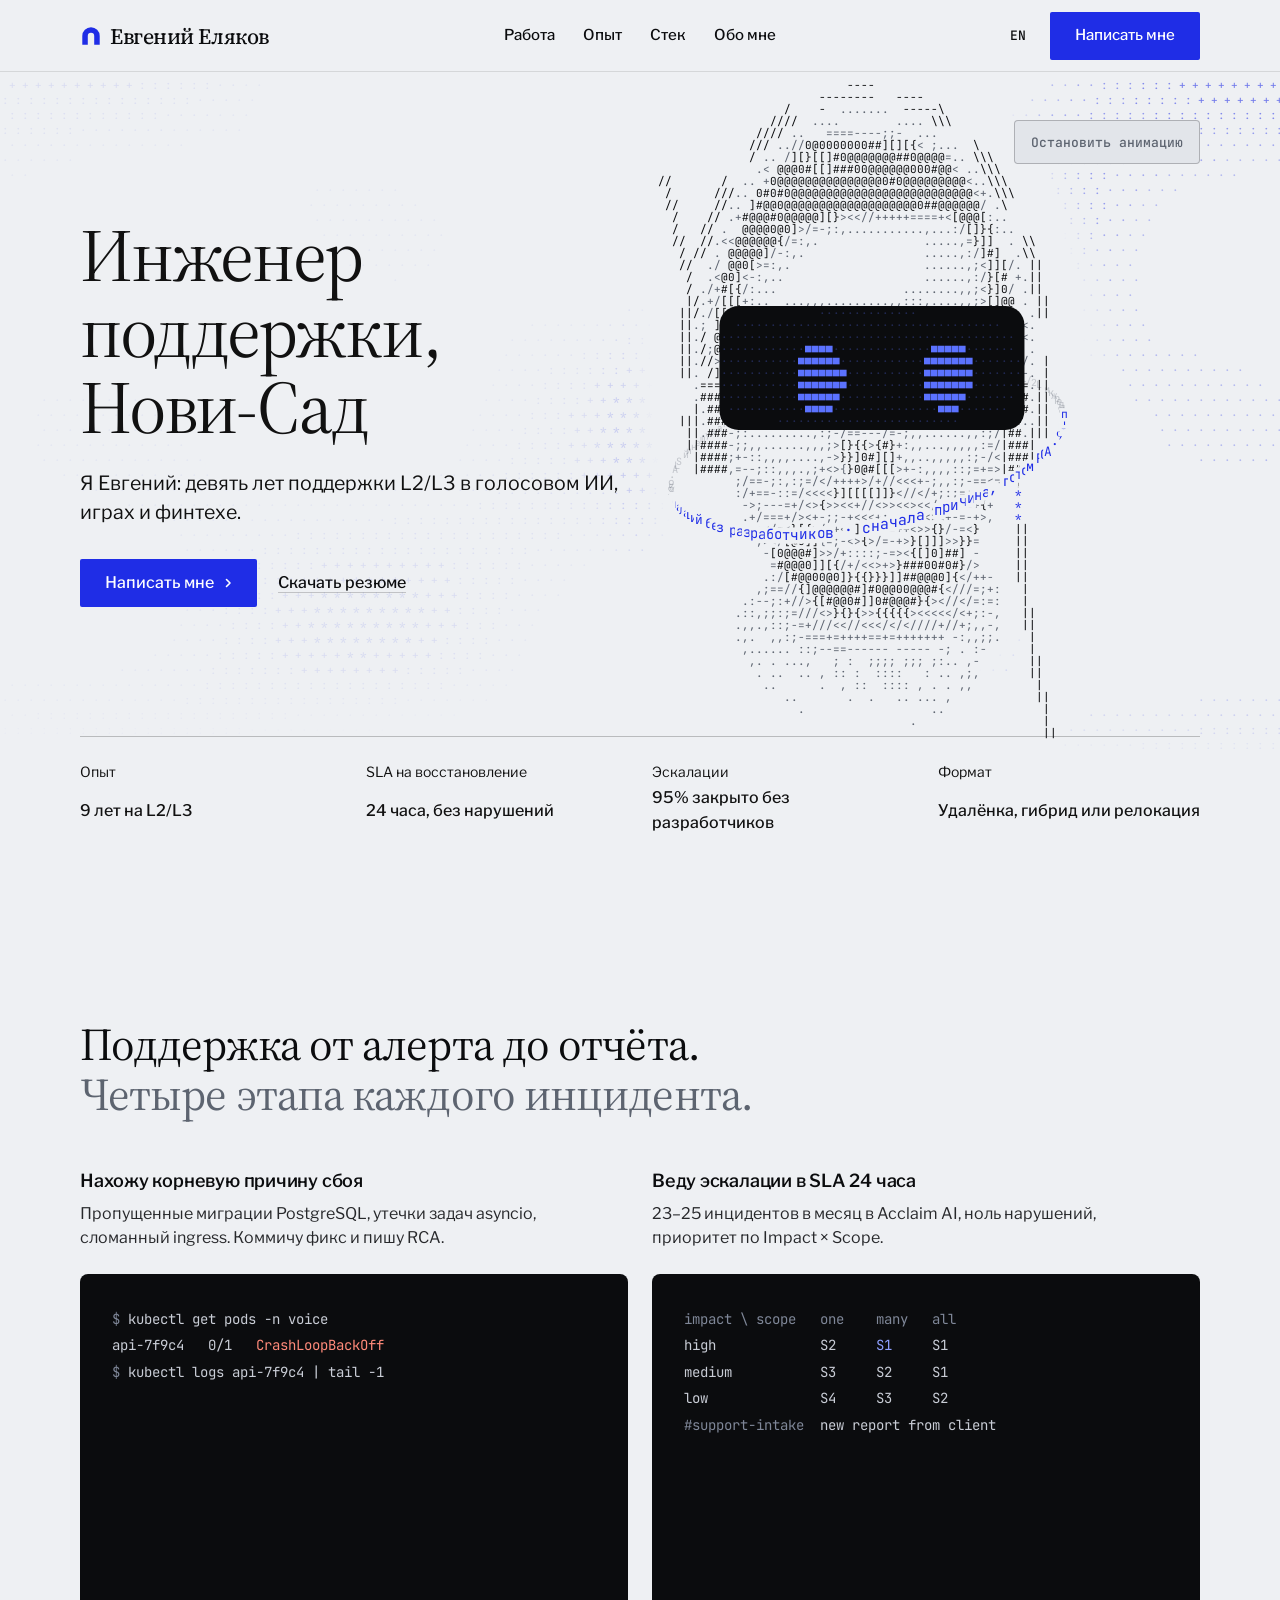
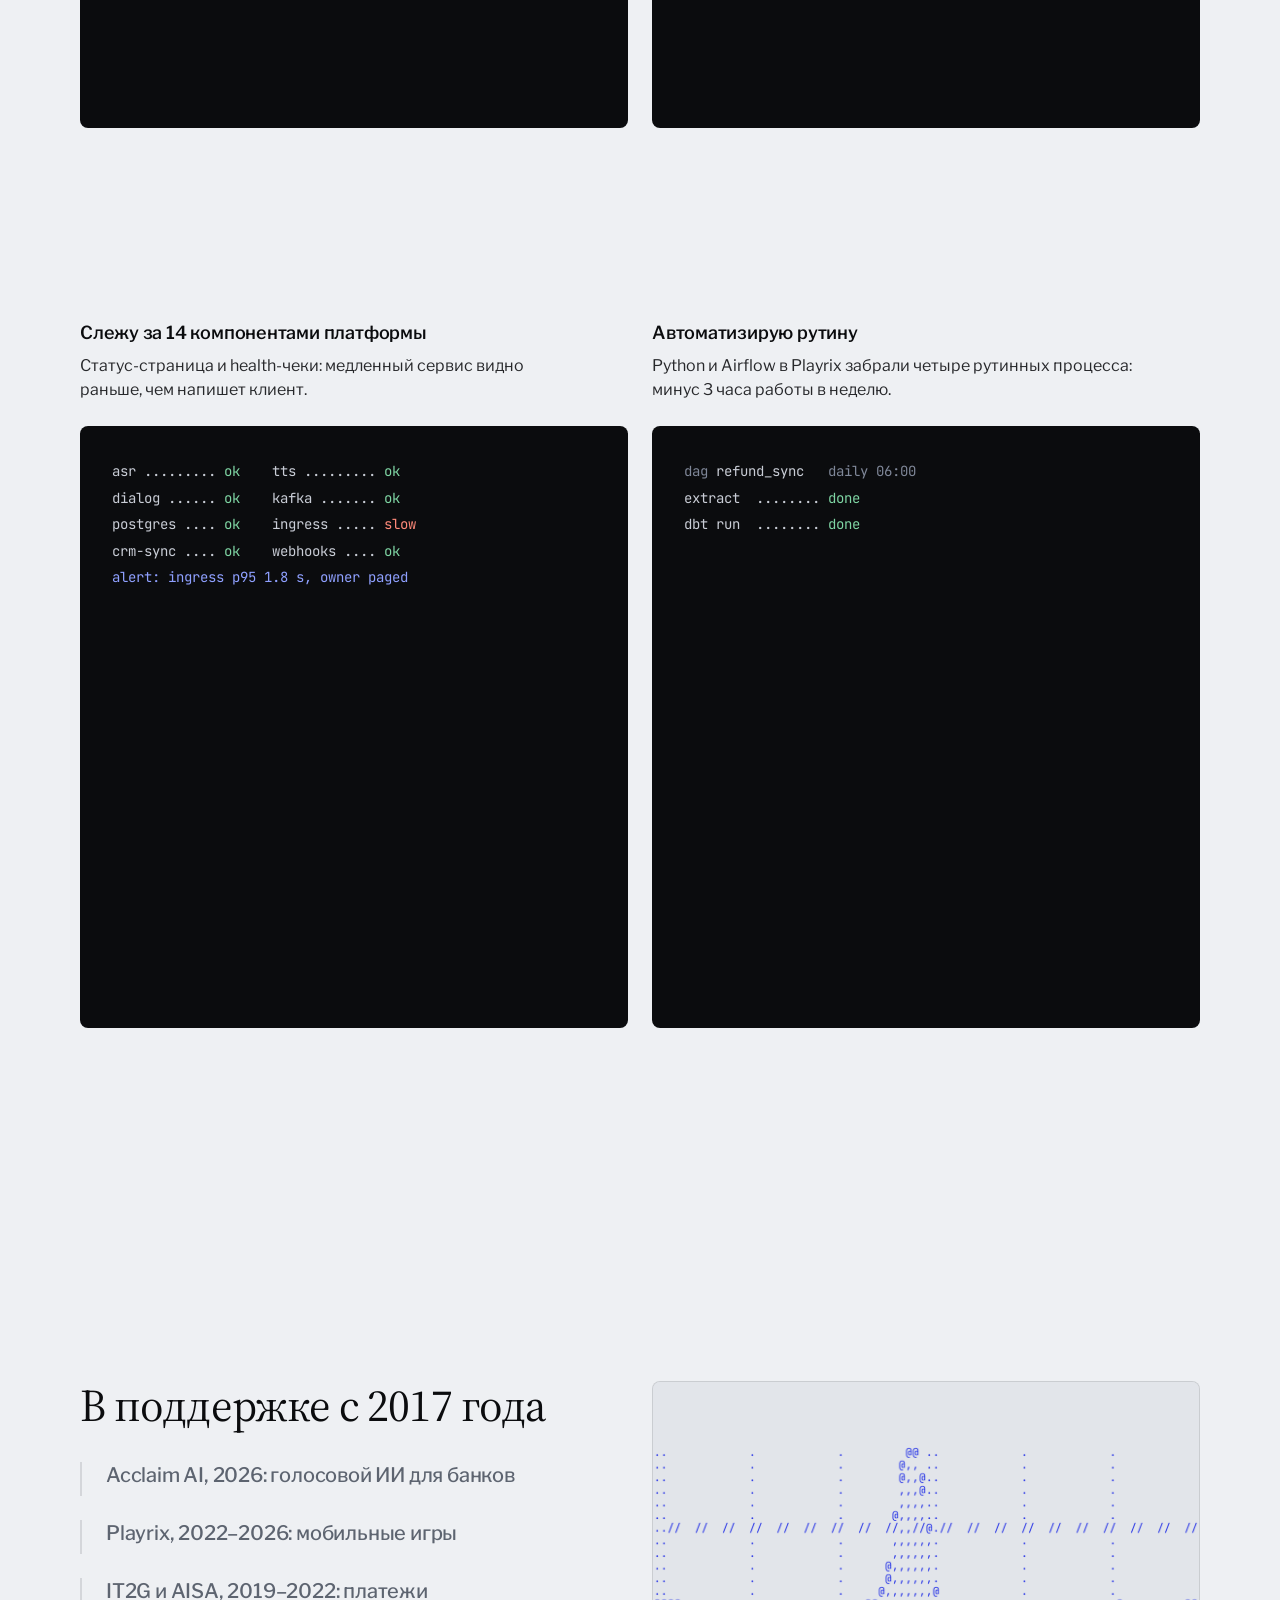
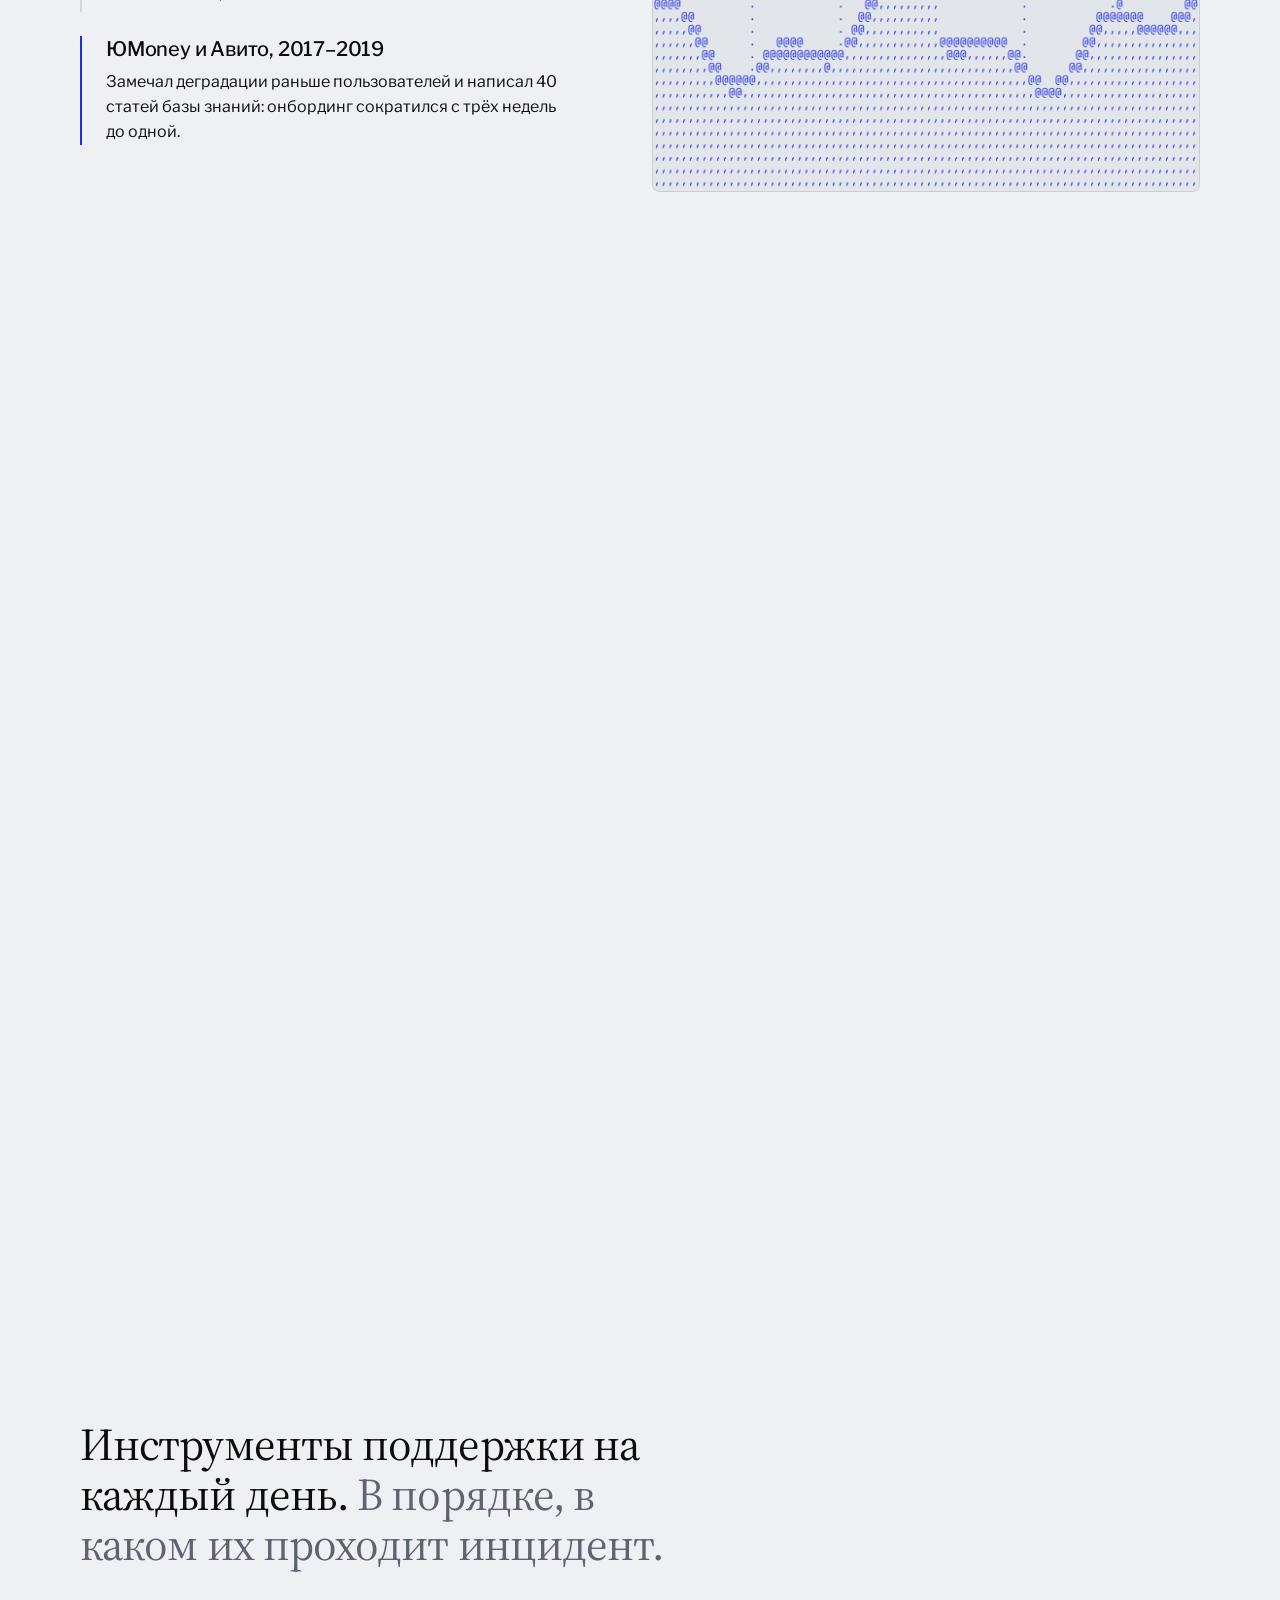
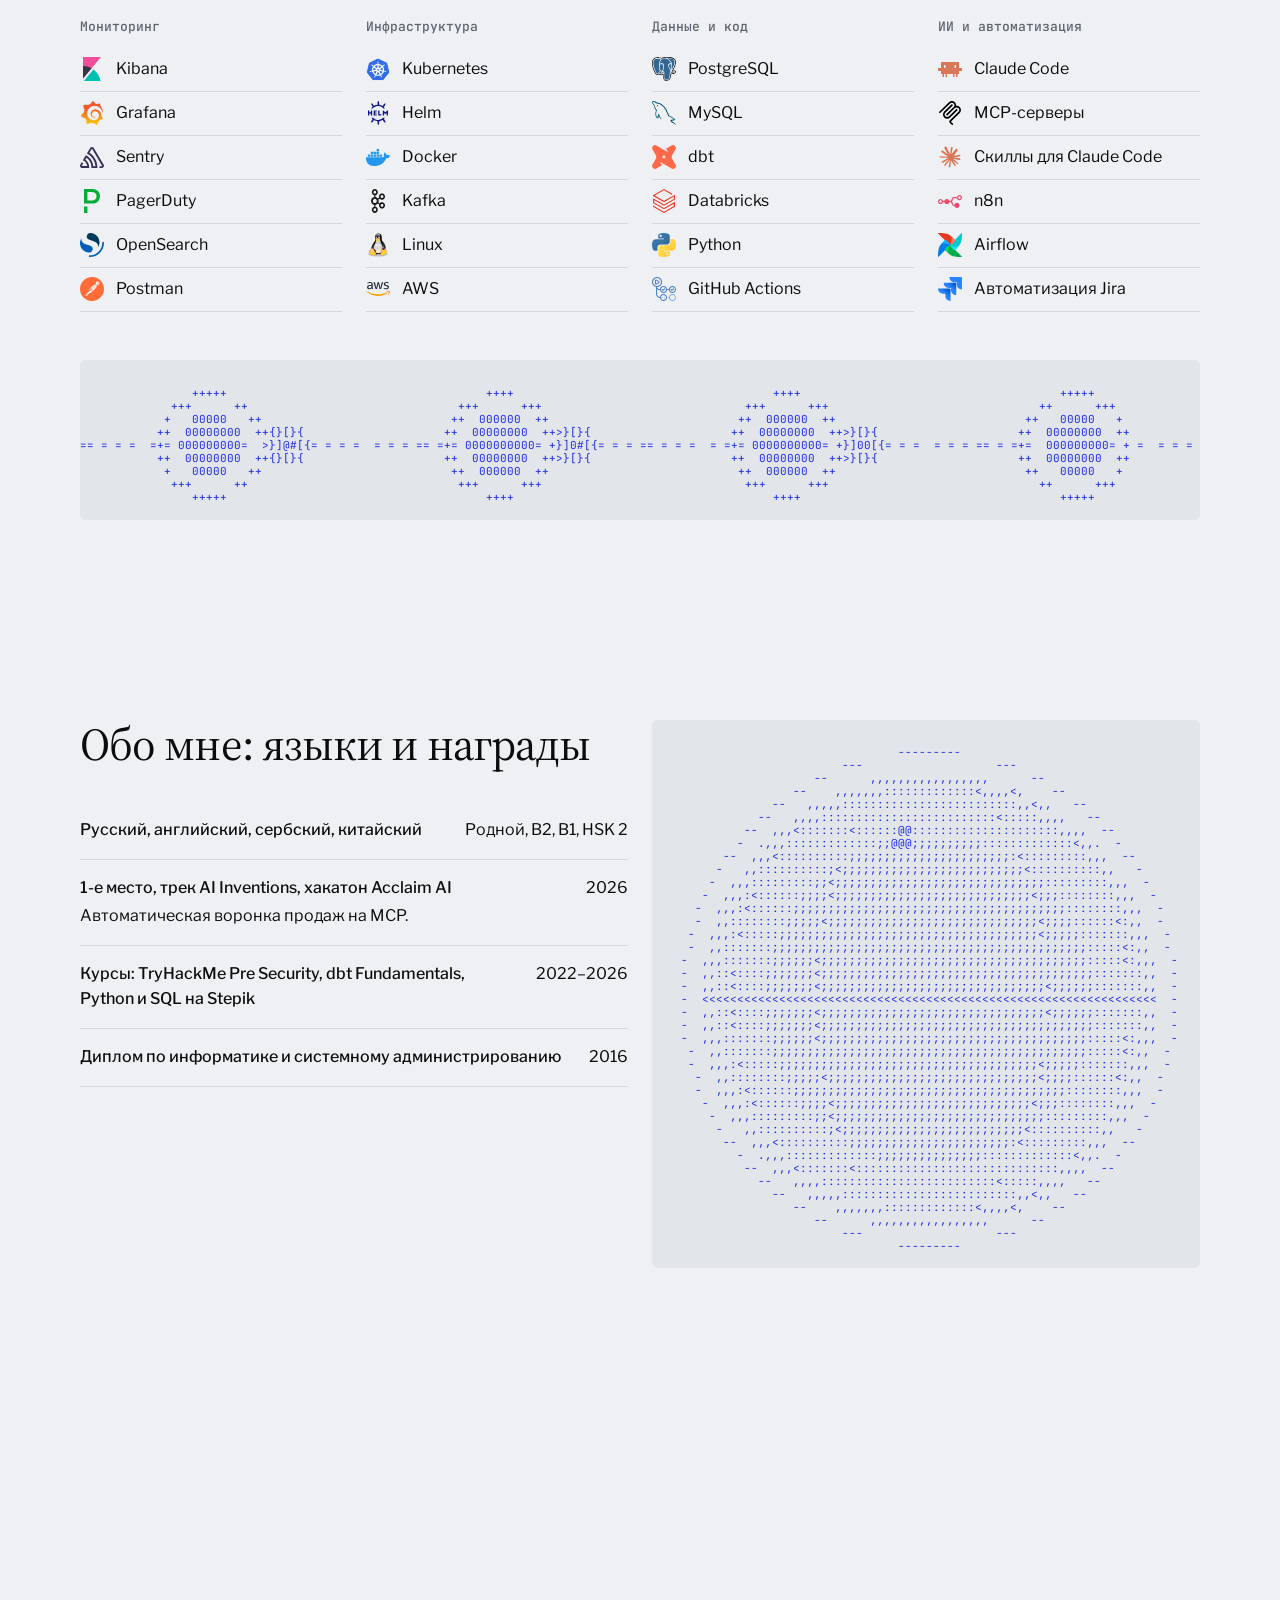
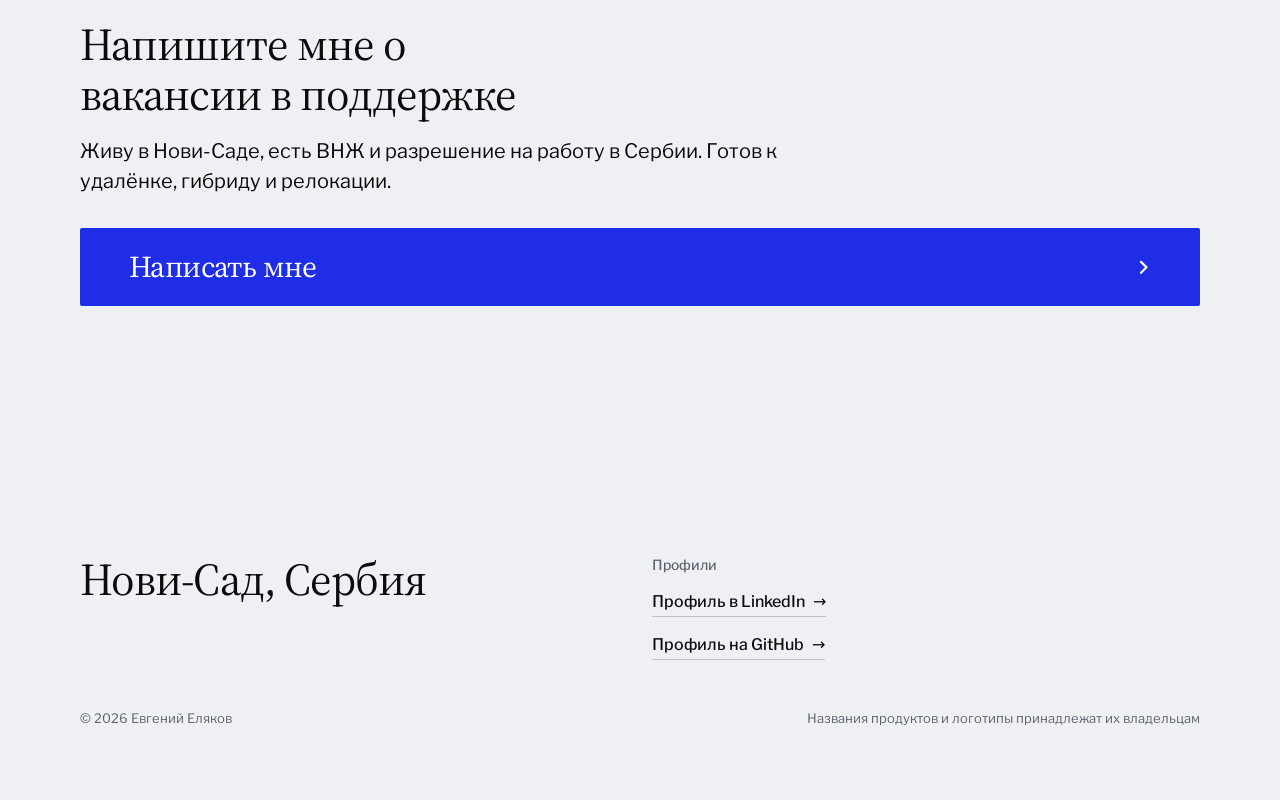
<file: ru.html>
<!doctype html>
<html lang="ru" data-type="service" data-radius="sharp" data-buttons="block" data-motion>
<head>
<meta charset="utf-8">
<meta name="viewport" content="width=device-width, initial-scale=1, viewport-fit=cover">
<title>Евгений Еляков: инженер поддержки L2/L3 в Нови-Саде</title>
<meta name="description" content="Девять лет продакшн-поддержки голосового ИИ, мобильных игр и финтеха. Готов к удалёнке, гибриду и релокации.">
<meta property="og:type" content="website">
<meta property="og:locale" content="ru_RU">
<meta property="og:title" content="Евгений Еляков: инженер поддержки L2/L3 в Нови-Саде">
<meta property="og:description" content="Девять лет продакшн-поддержки голосового ИИ, мобильных игр и финтеха.">
<meta property="og:image" content="https://shuba666.github.io/share.jpg">
<meta property="og:url" content="https://shuba666.github.io/ru.html">
<meta name="twitter:card" content="summary_large_image">
<link rel="icon" href="favicon.svg" type="image/svg+xml">
<meta name="theme-color" content="#eef0f3">
<link rel="alternate" hreflang="en" href="https://shuba666.github.io/">
<link rel="alternate" hreflang="ru" href="https://shuba666.github.io/ru.html">
<link rel="alternate" hreflang="x-default" href="https://shuba666.github.io/">
<link rel="canonical" href="https://shuba666.github.io/ru.html">
<meta name="site-kind" content="other">
<meta name="page-type" content="service">
<link rel="preconnect" href="https://fonts.googleapis.com">
<link rel="preconnect" href="https://fonts.gstatic.com" crossorigin>
<link href="https://fonts.googleapis.com/css2?family=Source+Serif+4:opsz,wght@8..60,400..700&family=Libre+Franklin:wght@400..600&family=JetBrains+Mono:wght@400;500&display=swap" rel="stylesheet">
<link rel="stylesheet" href="assets/system.css">
<link rel="stylesheet" href="assets/ui/cards.css">
<link rel="stylesheet" href="assets/motion/motion.css">
<link rel="stylesheet" href="assets/backgrounds/backgrounds.css">
<link rel="stylesheet" href="assets/layout/layout.css">
<link rel="stylesheet" href="assets/icons/icon.css">
<link rel="stylesheet" href="assets/moments/pinned-chapters/moment.css">
<link rel="stylesheet" href="css/site.css">
<script>document.documentElement.classList.add('m-enter');setTimeout(()=>document.documentElement.classList.add('m-enter-done'),700)</script>
<script>document.documentElement.classList.add('mo-js');setTimeout(()=>document.documentElement.classList.add('mo-safe'),2500)</script>
<link rel="modulepreload" href="assets/moments/moments.js">
<link rel="modulepreload" href="assets/moments/lib.js">
<link rel="modulepreload" href="assets/moments/pinned-chapters/moment.js">
</head>
<body>
<!-- kind: service (a person hired), site-kind other; the ASCII portrait and scenes are the client's own ask
     deal: hero photo (the ASCII portrait as the picture layer), nav nav-centre, close close-type, footer footer-visit,
     rhythm surface-pairs, buttons block, mark arc, palette cool-grey-cobalt, type source-serif, radius sharp
     moments: pinned-chapters in #experience -->
<header class="nav nav--centre">
  <div class="wrap nav__bar">
    <a class="skip-link" href="#top">К содержанию</a>
    <a class="nav__logo" href="#top"><span class="mark" data-mark="arc" aria-hidden="true"></span>Евгений Еляков</a>
    <nav class="nav__links" aria-label="Основное меню">
      <div class="nav__item"><a class="nav__link" href="#work">Работа</a></div>
      <div class="nav__item"><a class="nav__link" href="#experience">Опыт</a></div>
      <div class="nav__item"><a class="nav__link" href="#tools">Стек</a></div>
      <div class="nav__item"><a class="nav__link" href="#about">Обо мне</a></div>
    </nav>
    <div class="nav__actions">
      <a class="nav__link lang-switch" href="index.html" hreflang="en" lang="en" aria-label="English version">EN</a>
      <a class="btn btn--primary" href="mailto:evgeniyeliakov@gmail.com">Написать мне</a>
    </div>
    <button class="nav__toggle" type="button" aria-expanded="false" aria-label="Меню">
      <svg width="18" height="18" viewBox="0 0 18 18" aria-hidden="true"><path d="M2 5h14M2 13h14" stroke="currentColor" stroke-width="1.6" stroke-linecap="round"/></svg>
    </button>
  </div>
</header>

<main id="top">
  <section class="hero hero--photo" data-enter data-calm="left" data-box="none" data-tone="light" aria-labelledby="hero-h">
    <canvas class="hero__bg" data-ascii-portrait data-src="img/face.jpg" data-orbit="9 лет поддержки L2/L3 · 23–25 инцидентов в месяц · ноль нарушений SLA · 95% эскалаций без разработчиков · сначала причина, потом RCA ·" aria-hidden="true"></canvas>
    <div class="wrap"><div class="hero-text">
      <button class="ascii-pause" type="button" data-ascii-pause data-play="Включить анимацию" data-pause="Остановить анимацию" aria-pressed="false"><span>Остановить анимацию</span></button>
      <div class="hero__text">
        <h1 id="hero-h">Инженер поддержки, Нови-Сад</h1>
        <p class="hero__lead">Я Евгений: девять лет поддержки L2/L3 в голосовом ИИ, играх и финтехе.</p>
        <div class="btn-row"><a class="btn btn--primary" href="mailto:evgeniyeliakov@gmail.com">Написать мне<svg class="m-arrow" viewBox="0 0 12 12" aria-hidden="true"><path class="m-arrow__stem" d="M1 6h8"/><path class="m-arrow__head" d="M4.5 2.5 8 6l-3.5 3.5"/></svg></a><a class="btn btn--secondary" href="Evgenii_Eliakov_CV.pdf" download>Скачать резюме</a></div>
      </div>
      <dl class="hero__facts">
        <div><dt>Опыт</dt><dd>9 лет на L2/L3</dd></div>
        <div><dt>SLA на восстановление</dt><dd>24 часа, без нарушений</dd></div>
        <div><dt>Эскалации</dt><dd>95% закрыто без разработчиков</dd></div>
        <div><dt>Формат</dt><dd>Удалёнка, гибрид или релокация</dd></div>
      </dl>
    </div></div>
  </section>

  <section class="section g2" id="work" aria-labelledby="work-h">
    <div class="wrap">
      <div class="group">
        <div class="section-head">
          <h2 id="work-h">Поддержка от алерта до отчёта. <span class="muted">Четыре этапа каждого инцидента.</span></h2>
        </div>
        <div class="grid">
          <article class="card card--row card--open span-6">
            <h3>Нахожу корневую причину сбоя</h3>
            <p>Пропущенные миграции PostgreSQL, утечки задач asyncio, сломанный ingress. Коммичу фикс и пишу RCA.</p>
            <div class="panel"><pre class="term" data-term role="img" aria-label="Терминал: падающий под, его лог, пропущенная миграция и исправление">
<span data-at="0"><span class="p">$</span> kubectl get pods -n voice</span>
<span data-at="1">api-7f9c4   0/1   <span class="bad">CrashLoopBackOff</span></span>
<span data-at="2"><span class="p">$</span> kubectl logs api-7f9c4 | tail -1</span>
<span data-at="3"><span class="bad">relation "call_events" does not exist</span></span>
<span data-at="4"><span class="hi">-&gt; migration 0042 never ran</span></span>
<span data-at="5"><span class="p">$</span> alembic upgrade head   <span class="ok">restored</span></span></pre></div>
          </article>
          <article class="card card--row card--open span-6">
            <h3>Веду эскалации в SLA 24 часа</h3>
            <p>23–25 инцидентов в месяц в Acclaim AI, ноль нарушений, приоритет по Impact × Scope.</p>
            <div class="panel"><pre class="term" data-term role="img" aria-label="Матрица критичности по влиянию и охвату и тикет, созданный из Slack">
<span data-at="0"><span class="p">impact \ scope   one    many   all</span></span>
<span data-at="0">high             S2     <span class="hi">S1</span>     S1</span>
<span data-at="0">medium           S3     S2     S1</span>
<span data-at="0">low              S4     S3     S2</span>
<span data-at="2"><span class="p">#support-intake</span>  new report from client</span>
<span data-at="4"><span class="ok">ticket SUP-1184 opened</span>  <span class="hi">S1</span>  on-call paged</span></pre></div>
          </article>
        </div>
      </div>
      <div class="grid">
        <article class="card card--row card--open span-6">
          <h3>Слежу за 14 компонентами платформы</h3>
          <p>Статус-страница и health-чеки: медленный сервис видно раньше, чем напишет клиент.</p>
          <div class="panel"><pre class="term" data-term role="img" aria-label="Health-чеки сервисов платформы: один тормозит и восстанавливается">
<span data-at="0">asr ......... <span class="ok">ok</span>    tts ......... <span class="ok">ok</span></span>
<span data-at="0">dialog ...... <span class="ok">ok</span>    kafka ....... <span class="ok">ok</span></span>
<span data-at="0">postgres .... <span class="ok">ok</span>    ingress ..... <span class="bad">slow</span></span>
<span data-at="0">crm-sync .... <span class="ok">ok</span>    webhooks .... <span class="ok">ok</span></span>
<span data-at="2"><span class="hi">alert: ingress p95 1.8 s, owner paged</span></span>
<span data-at="4"><span class="ok">ingress fixed, 14 of 14 healthy</span></span></pre></div>
        </article>
        <article class="card card--row card--open span-6">
          <h3>Автоматизирую рутину</h3>
          <p>Python и Airflow в Playrix забрали четыре рутинных процесса: минус 3 часа работы в неделю.</p>
          <div class="panel"><pre class="term" data-term role="img" aria-label="Пайплайн Airflow проходит шаги до готового отчёта">
<span data-at="0"><span class="p">dag</span> refund_sync   <span class="p">daily 06:00</span></span>
<span data-at="1">extract  ........ <span class="ok">done</span></span>
<span data-at="2">dbt run  ........ <span class="ok">done</span></span>
<span data-at="3">checks   ........ <span class="ok">done</span></span>
<span data-at="4">report -&gt; #billing-support <span class="ok">sent</span></span>
<span data-at="5"><span class="hi">no one had to open a spreadsheet</span></span></pre></div>
        </article>
      </div>
    </div>
  </section>

  <section class="section" id="experience" style="--h: 2" data-moment="pinned-chapters" aria-labelledby="experience-h">
    <div class="wrap mo-pc__grid">
      <div class="mo-pc__text">
        <h2 id="experience-h">В поддержке с 2017 года</h2>
        <ol class="mo-pc__steps">
          <li class="mo-pc__step">
            <h3>Acclaim AI, 2026: голосовой ИИ для банков</h3>
            <p>Технический контакт между банками-клиентами и разработкой. Деплоил через Helm, отлаживал поды в Lens, готовил условия SLA.</p>
            <figure class="mo-pc__visual"><canvas data-ascii-scene="voice" role="img" aria-label="Волна звонка, нарисованная символами"></canvas></figure>
          </li>
          <li class="mo-pc__step">
            <h3>Playrix, 2022–2026: мобильные игры</h3>
            <p>Около 35 критичных эскалаций по бэкенду и биллингу в месяц в Homescapes, Gardenscapes и Township.</p>
            <figure class="mo-pc__visual"><canvas data-ascii-scene="game" role="img" aria-label="Поле игры «три в ряд», нарисованное символами"></canvas></figure>
          </li>
          <li class="mo-pc__step">
            <h3>IT2G и AISA, 2019–2022: платежи</h3>
            <p>Сбойные транзакции по «Единой карте петербуржца», медленные запросы MySQL, серверы Linux и Asterisk VoIP.</p>
            <figure class="mo-pc__visual"><canvas data-ascii-scene="ledger" role="img" aria-label="Журнал транзакций по карте с одной сбойной строкой"></canvas></figure>
          </li>
          <li class="mo-pc__step">
            <h3>ЮMoney и Авито, 2017–2019</h3>
            <p>Замечал деградации раньше пользователей и написал 40 статей базы знаний: онбординг сократился с трёх недель до одной.</p>
            <figure class="mo-pc__visual"><canvas data-ascii-scene="monitor" role="img" aria-label="График задержки с пиком выше линии алерта"></canvas></figure>
          </li>
        </ol>
      </div>
      <div class="mo-pc__visuals frame"></div>
    </div>
  </section>

  <section class="section" id="tools" aria-labelledby="tools-h">
    <div class="wrap">
      <div class="section-head">
        <h2 id="tools-h">Инструменты поддержки на каждый день. <span class="muted">В порядке, в каком их проходит инцидент.</span></h2>
      </div>
      <div class="grid grid--top">
        <div class="tools__group span-3">
          <p class="tools__label">Мониторинг</p>
          <ul class="tools__list">
            <li><img class="ic" src="assets/icons/kibana.svg" alt="" width="24" height="24">Kibana</li>
            <li><img class="ic" src="assets/icons/grafana.svg" alt="" width="24" height="24">Grafana</li>
            <li><img class="ic" src="assets/icons/sentry.svg" alt="" width="24" height="24">Sentry</li>
            <li><img class="ic" src="assets/icons/pagerduty.svg" alt="" width="24" height="24">PagerDuty</li>
            <li><img class="ic" src="assets/icons/opensearch.svg" alt="" width="24" height="24">OpenSearch</li>
            <li><img class="ic" src="assets/icons/postman.svg" alt="" width="24" height="24">Postman</li>
          </ul>
        </div>
        <div class="tools__group span-3">
          <p class="tools__label">Инфраструктура</p>
          <ul class="tools__list">
            <li><img class="ic" src="assets/icons/kubernetes.svg" alt="" width="24" height="24">Kubernetes</li>
            <li><img class="ic" src="assets/icons/helm.svg" alt="" width="24" height="24">Helm</li>
            <li><img class="ic" src="assets/icons/docker.svg" alt="" width="24" height="24">Docker</li>
            <li><img class="ic" src="assets/icons/kafka.svg" alt="" width="24" height="24">Kafka</li>
            <li><img class="ic" src="assets/icons/linux-tux.svg" alt="" width="24" height="24">Linux</li>
            <li><img class="ic" src="assets/icons/aws.svg" alt="" width="24" height="24">AWS</li>
          </ul>
        </div>
        <div class="tools__group span-3">
          <p class="tools__label">Данные и код</p>
          <ul class="tools__list">
            <li><img class="ic" src="assets/icons/postgres.svg" alt="" width="24" height="24">PostgreSQL</li>
            <li><img class="ic" src="assets/icons/mysql.svg" alt="" width="24" height="24">MySQL</li>
            <li><img class="ic" src="assets/icons/dbt.svg" alt="" width="24" height="24">dbt</li>
            <li><img class="ic" src="assets/icons/databricks.svg" alt="" width="24" height="24">Databricks</li>
            <li><img class="ic" src="assets/icons/python.svg" alt="" width="24" height="24">Python</li>
            <li><img class="ic" src="assets/icons/github-actions.svg" alt="" width="24" height="24">GitHub Actions</li>
          </ul>
        </div>
        <div class="tools__group span-3">
          <p class="tools__label">ИИ и автоматизация</p>
          <ul class="tools__list">
            <li><img class="ic" src="assets/icons/claude-code.svg" alt="" width="24" height="24">Claude Code</li>
            <li><img class="ic" src="assets/icons/mcp.svg" alt="" width="24" height="24">MCP-серверы</li>
            <li><img class="ic" src="assets/icons/claude.svg" alt="" width="24" height="24">Скиллы для Claude Code</li>
            <li><img class="ic" src="assets/icons/n8n.svg" alt="" width="24" height="24">n8n</li>
            <li><img class="ic" src="assets/icons/airflow.svg" alt="" width="24" height="24">Airflow</li>
            <li><img class="ic" src="assets/icons/jira.svg" alt="" width="24" height="24">Автоматизация Jira</li>
          </ul>
        </div>
      </div>
      <canvas class="tools__flow" data-ascii-scene="network" role="img" aria-label="Четыре станции на одной линии, сигналы идут от мониторинга к ИИ и автоматизации"></canvas>
    </div>
  </section>

  <section class="section" id="about" aria-labelledby="about-h">
    <div class="wrap grid grid--top">
      <div class="span-6">
        <div class="section-head">
          <h2 id="about-h">Обо мне: языки и награды</h2>
        </div>
        <ul class="rows">
          <li><span class="rows__name">Русский, английский, сербский, китайский</span><span class="rows__value">Родной, B2, B1, HSK 2</span></li>
          <li><span class="rows__name">1-е место, трек AI Inventions, хакатон Acclaim AI</span><p>Автоматическая воронка продаж на MCP.</p><span class="rows__value">2026</span></li>
          <li><span class="rows__name">Курсы: TryHackMe Pre Security, dbt Fundamentals, Python и SQL на Stepik</span><span class="rows__value">2022–2026</span></li>
          <li><span class="rows__name">Диплом по информатике и системному администрированию</span><span class="rows__value">2016</span></li>
        </ul>
      </div>
      <div class="span-6 start-7">
        <canvas class="about__globe" data-ascii-scene="globe" role="img" aria-label="Глобус из символов с отметкой Нови-Сада"></canvas>
      </div>
    </div>
  </section>
</main>

<footer class="footer closing footer--visit" id="contact" aria-labelledby="close-h">
  <div class="wrap">
    <div class="closing__cta close--type">
      <div class="section-head">
        <h2 id="close-h">Напишите мне о вакансии в поддержке</h2>
        <p>Живу в Нови-Саде, есть ВНЖ и разрешение на работу в Сербии. Готов к удалёнке, гибриду и релокации.</p>
      </div>
      <a class="btn btn--primary btn--xl btn--wide" href="mailto:evgeniyeliakov@gmail.com">Написать мне<svg class="m-arrow" viewBox="0 0 12 12" aria-hidden="true"><path class="m-arrow__stem" d="M1 6h8"/><path class="m-arrow__head" d="M4.5 2.5 8 6l-3.5 3.5"/></svg></a>
    </div>
    <div class="closing__links">
      <div class="grid">
        <div class="span-6 stack-4">
          <address class="footer__address">Нови-Сад, Сербия</address>
        </div>
        <div class="span-6 start-7 stack-4">
          <h3>Профили</h3>
          <p><a class="link" href="https://www.linkedin.com/in/evgenii-eliakov">Профиль в LinkedIn</a></p>
          <p><a class="link" href="https://github.com/Shuba666">Профиль на GitHub</a></p>
        </div>
      </div>
      <div class="footer__legal">
        <span>&copy; 2026 Евгений Еляков</span>
        <span>Названия продуктов и логотипы принадлежат их владельцам</span>
      </div>
    </div>
  </div>
</footer>

<script type="module" src="assets/system.js"></script>
<script type="module" src="assets/motion/motion.js"></script>
<script type="module" src="assets/layout/layout.js"></script>
<script type="module" src="js/ascii.js"></script>
</body>
</html>
</file>
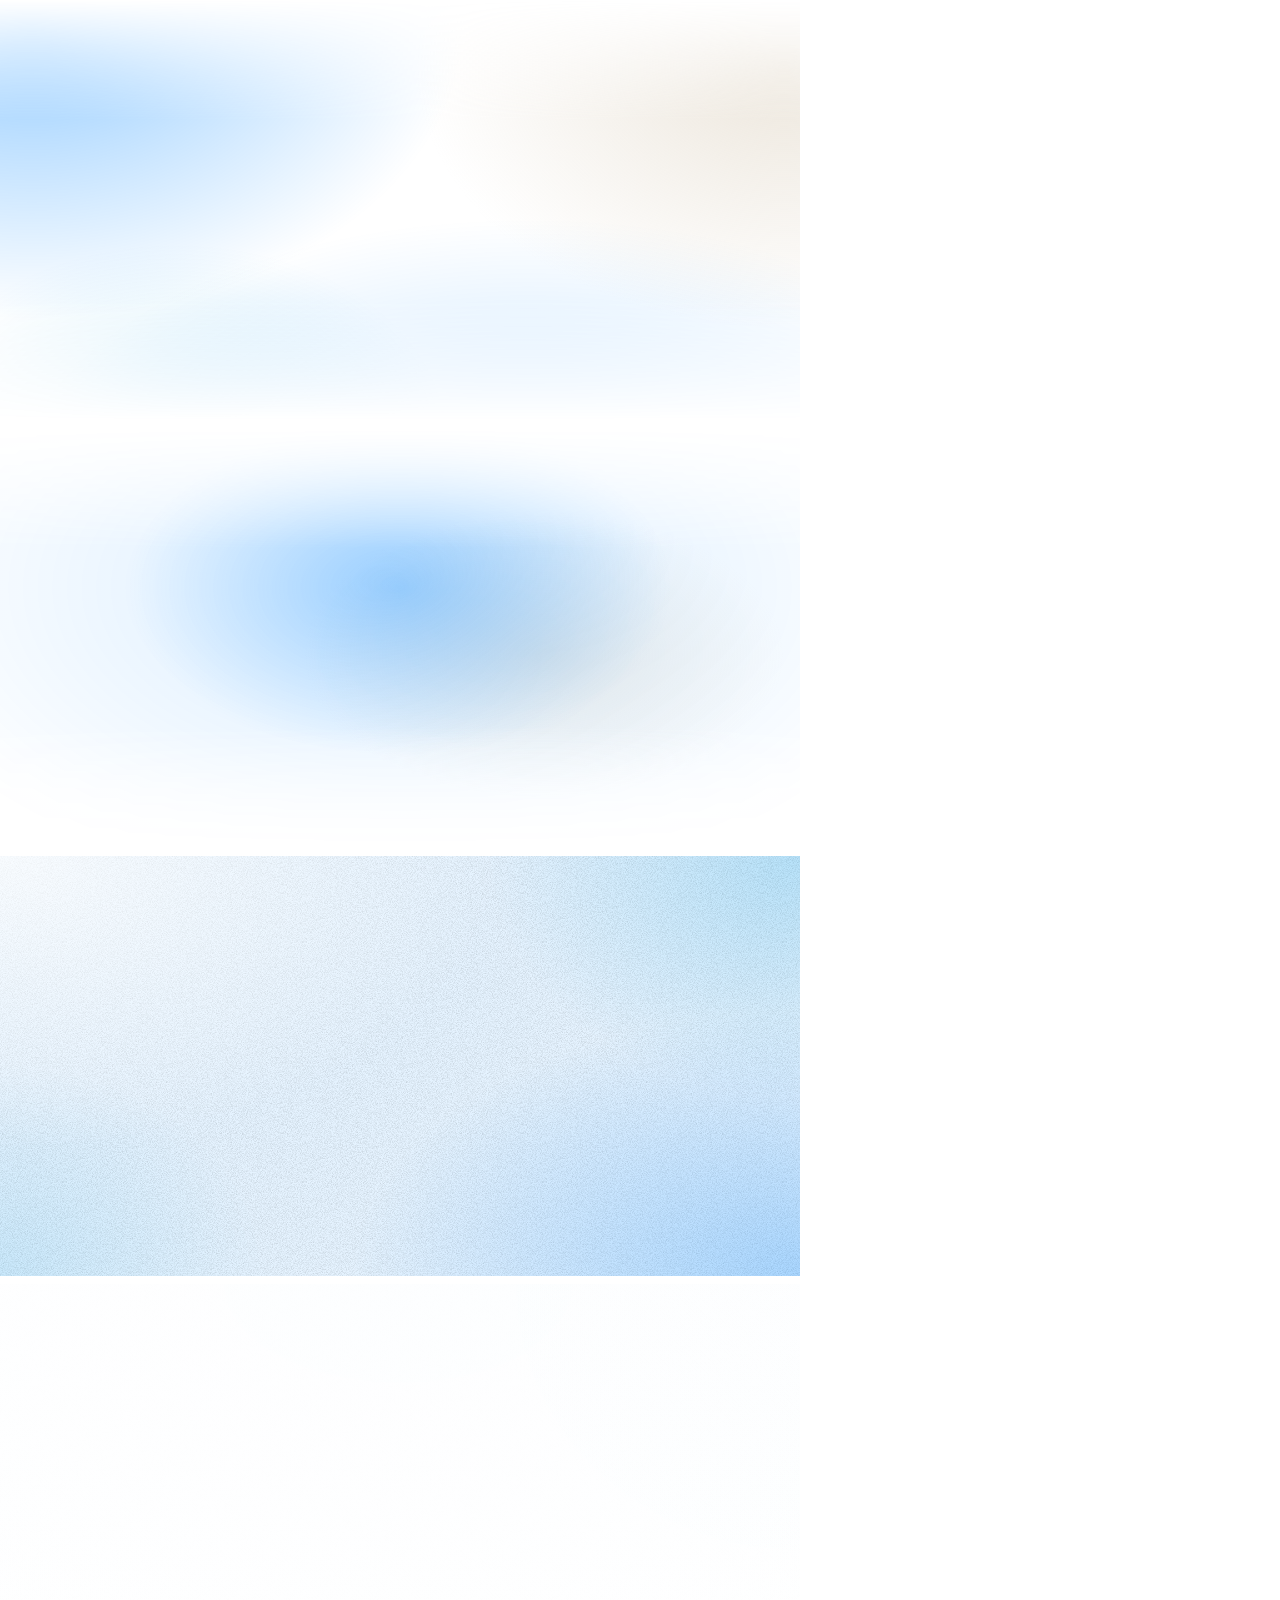
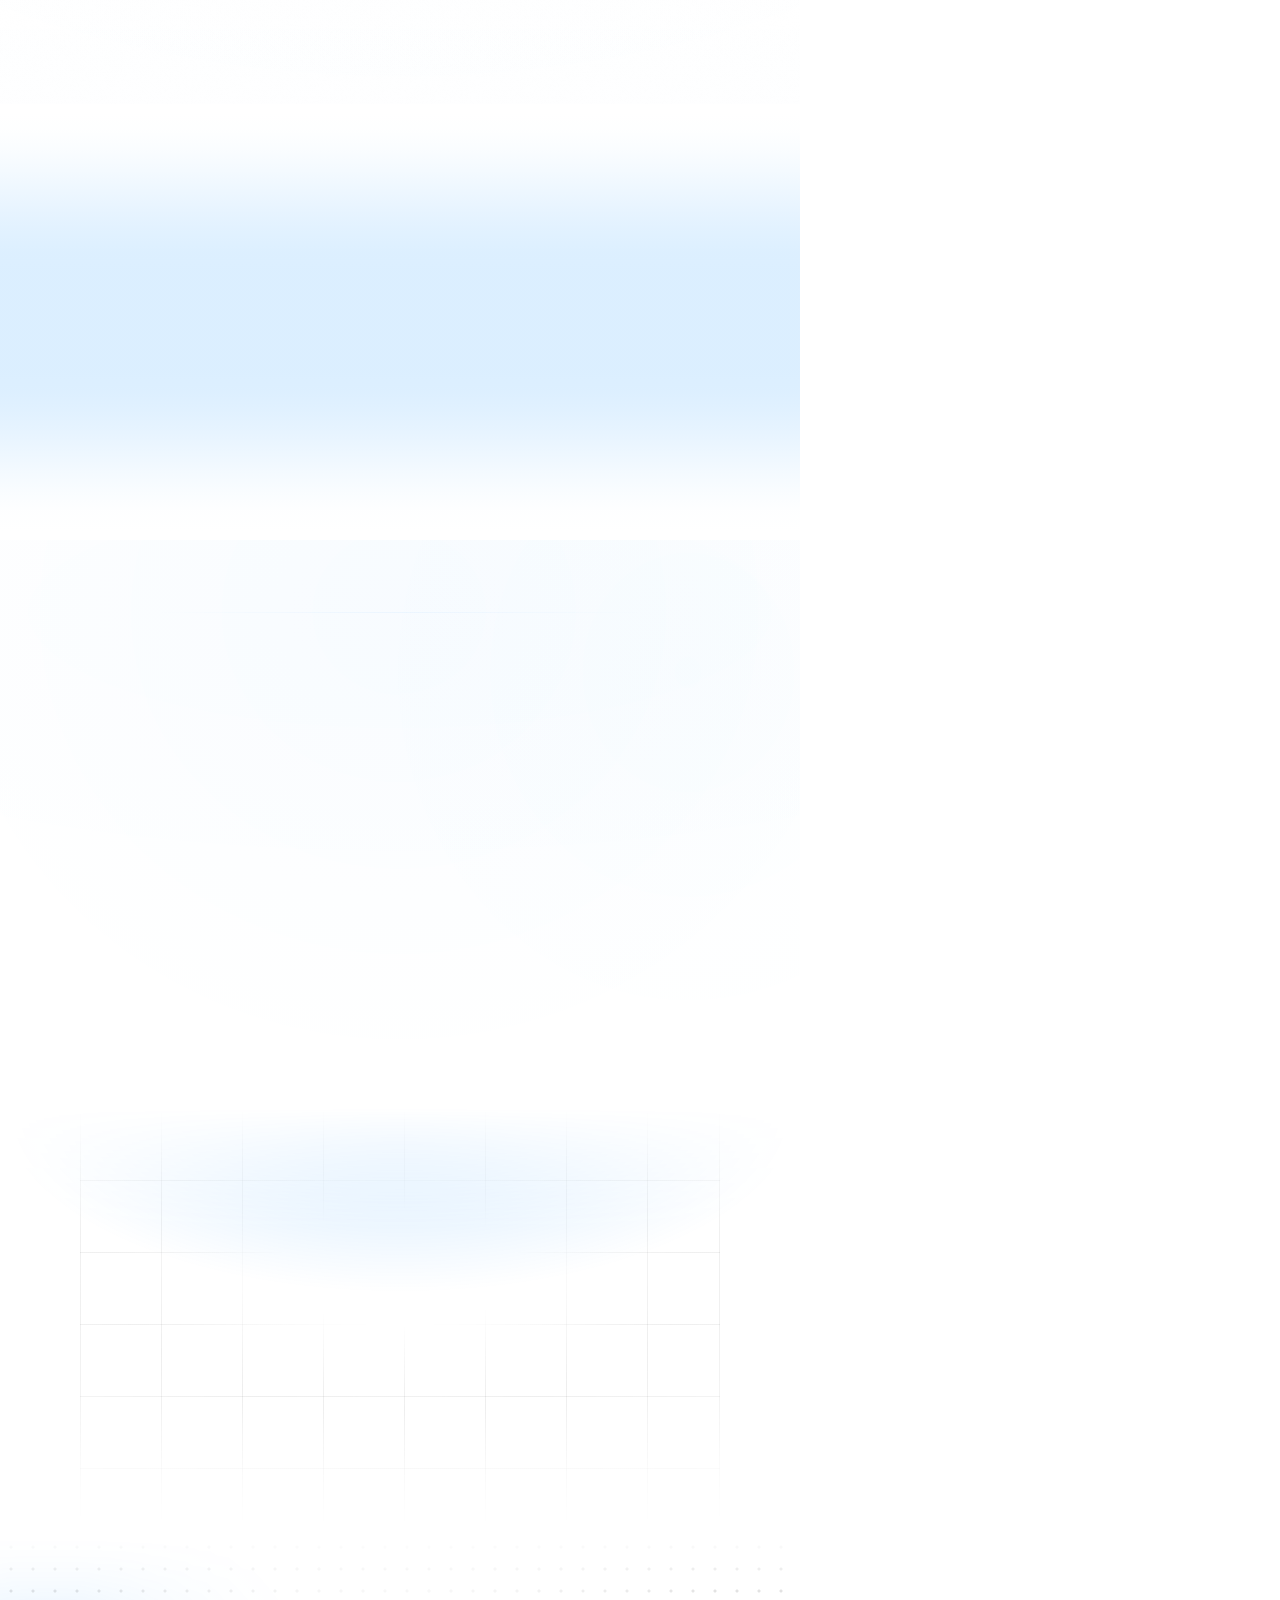
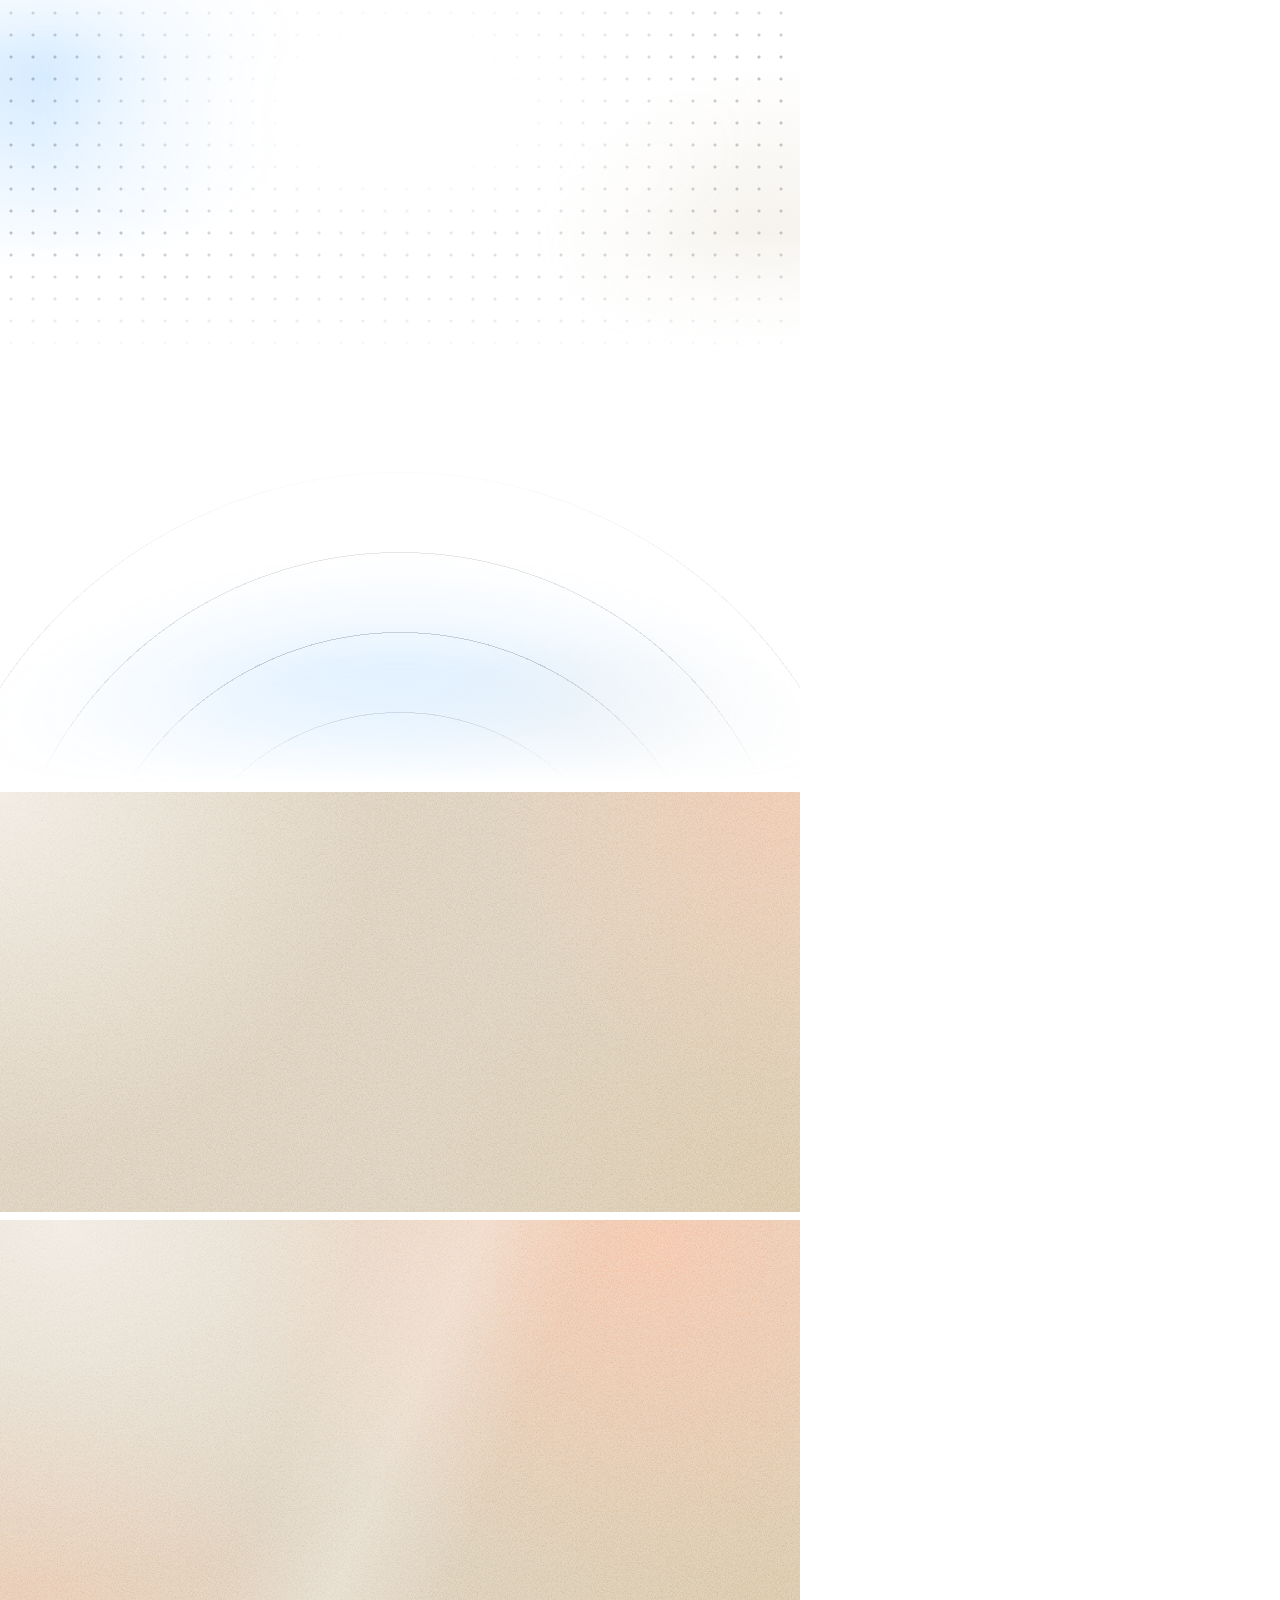
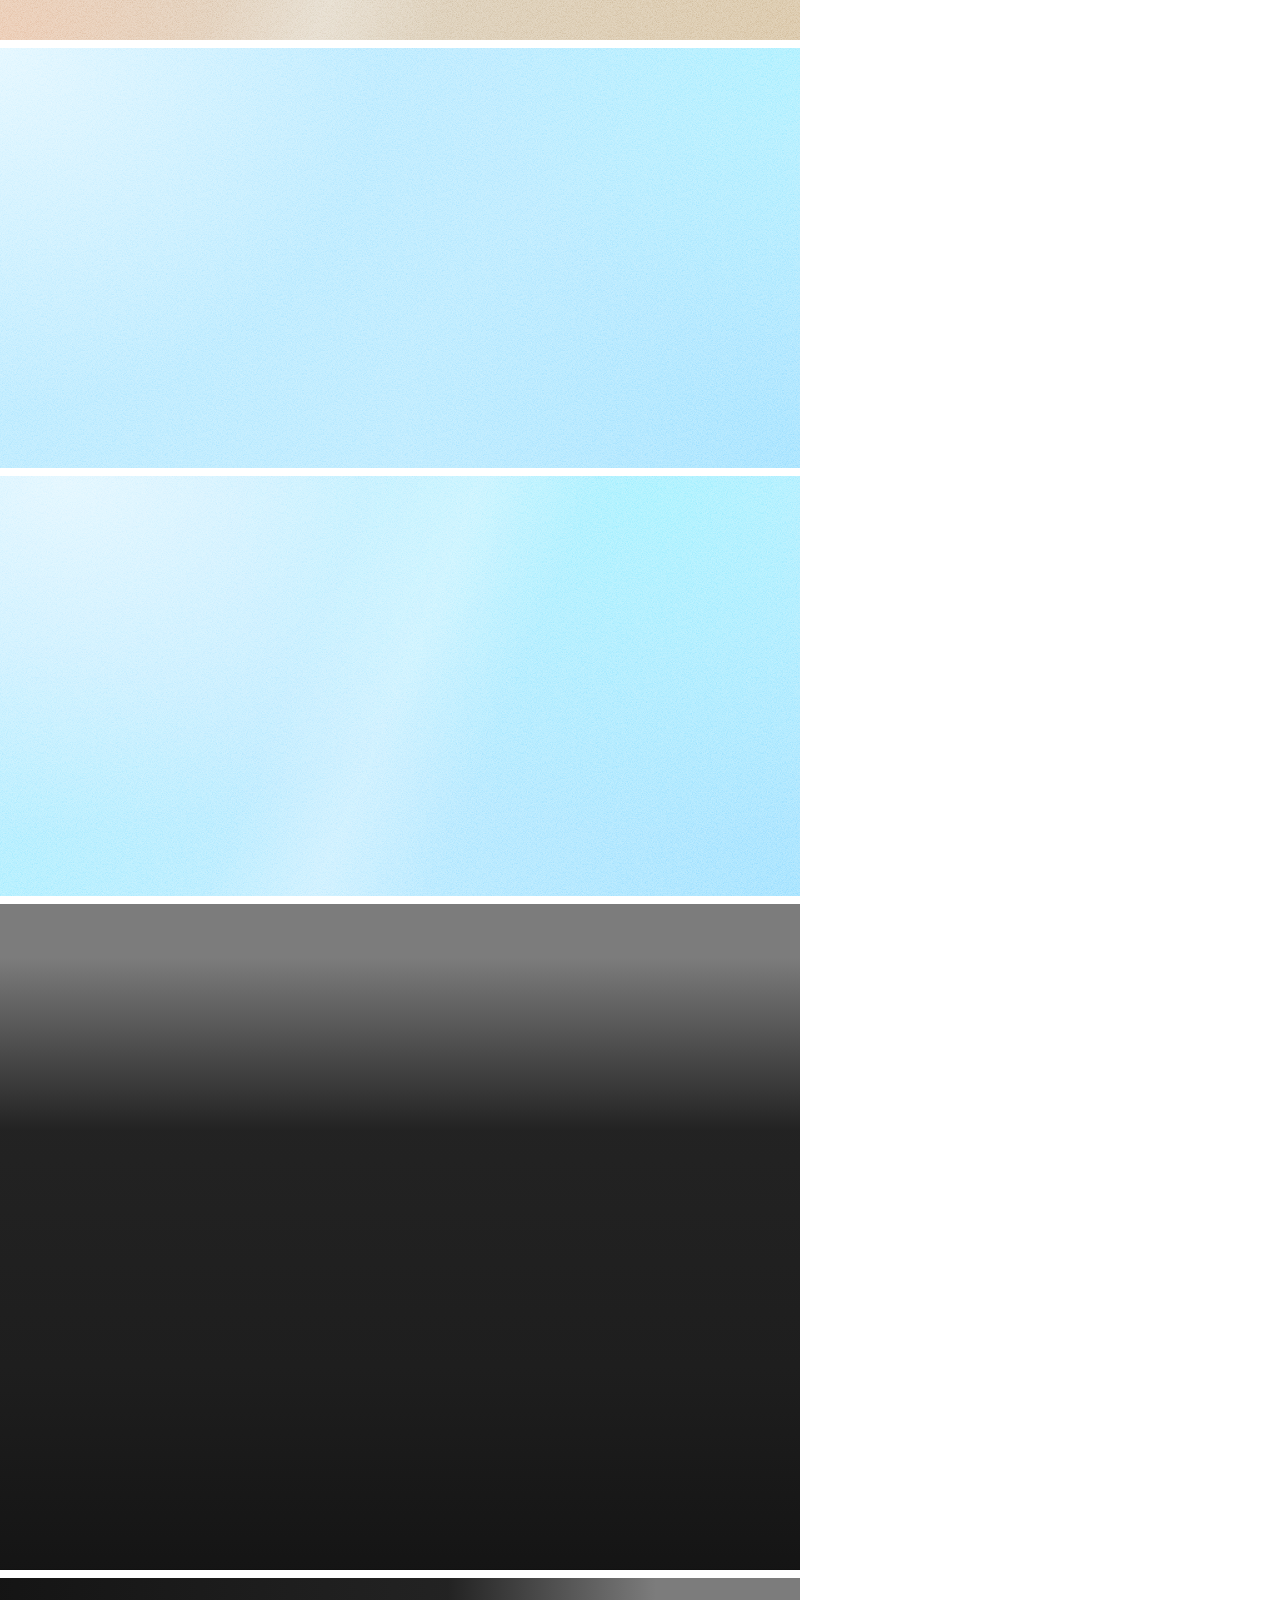
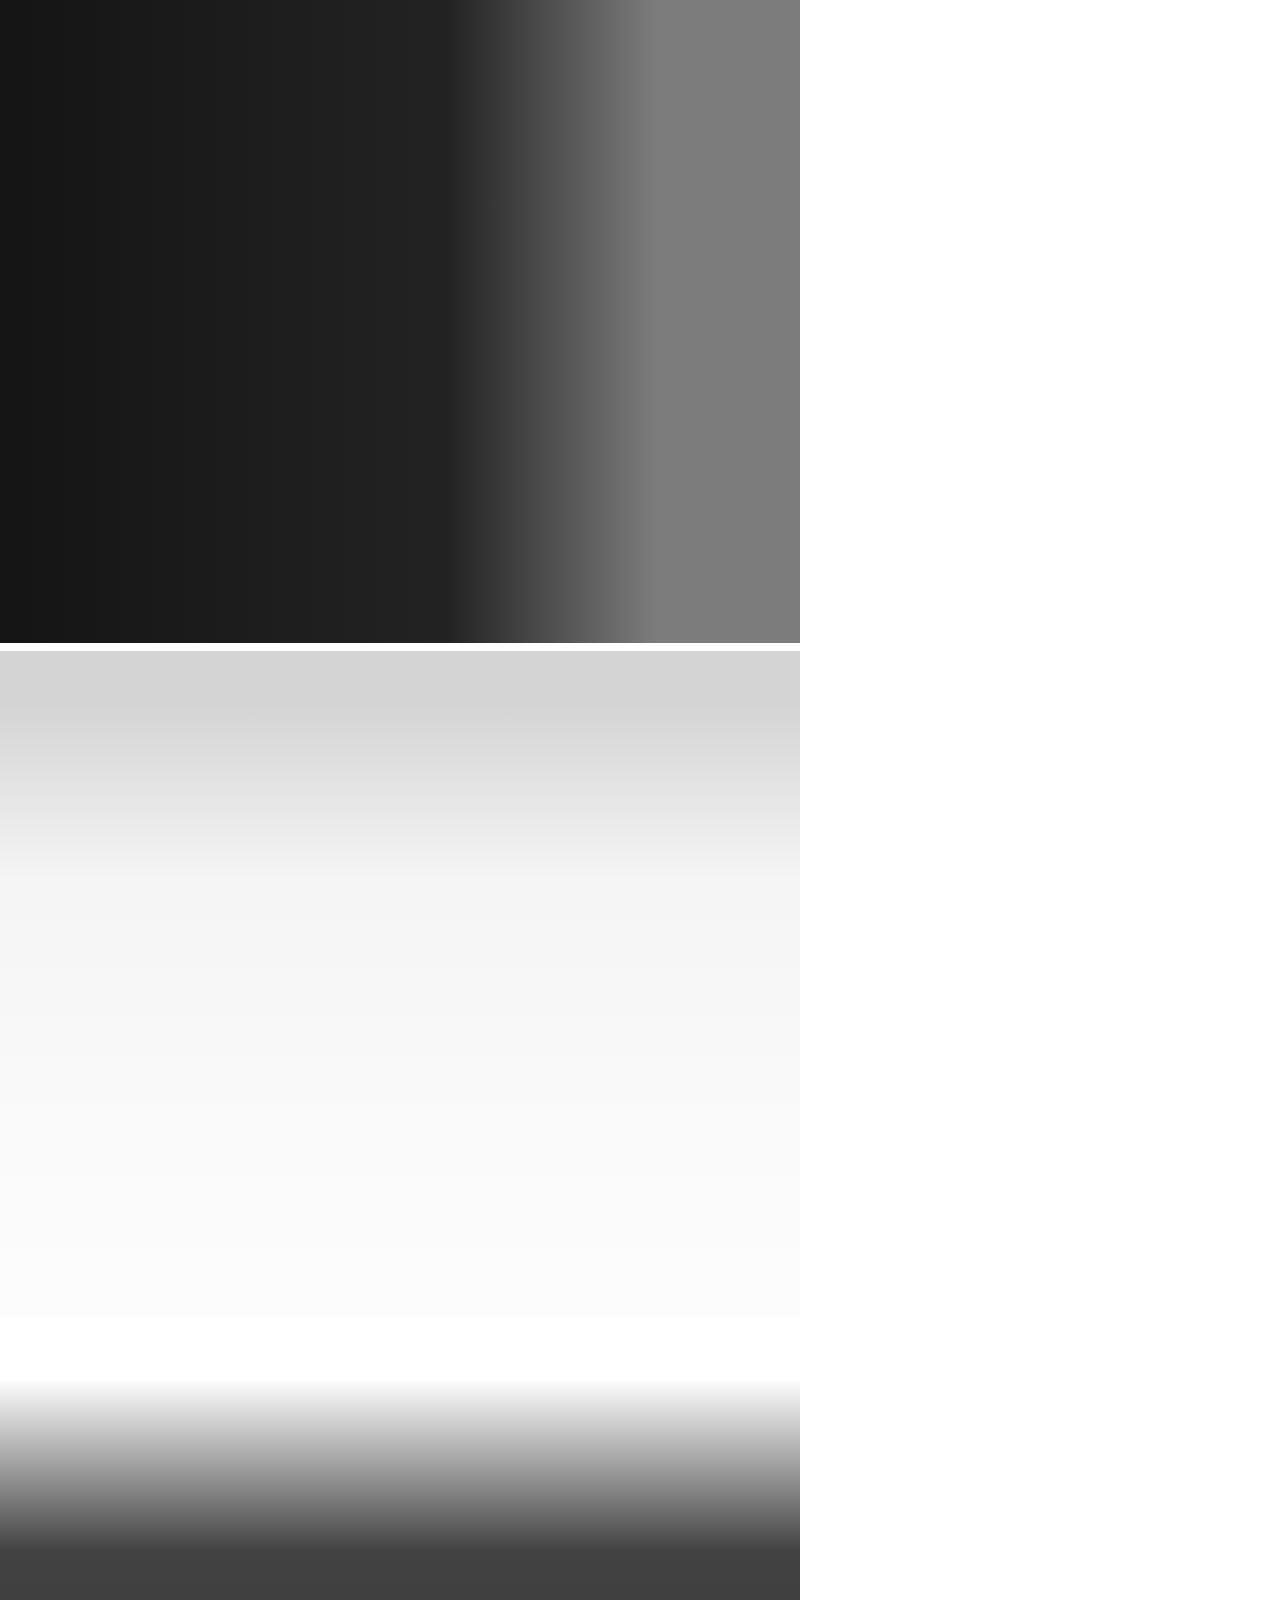
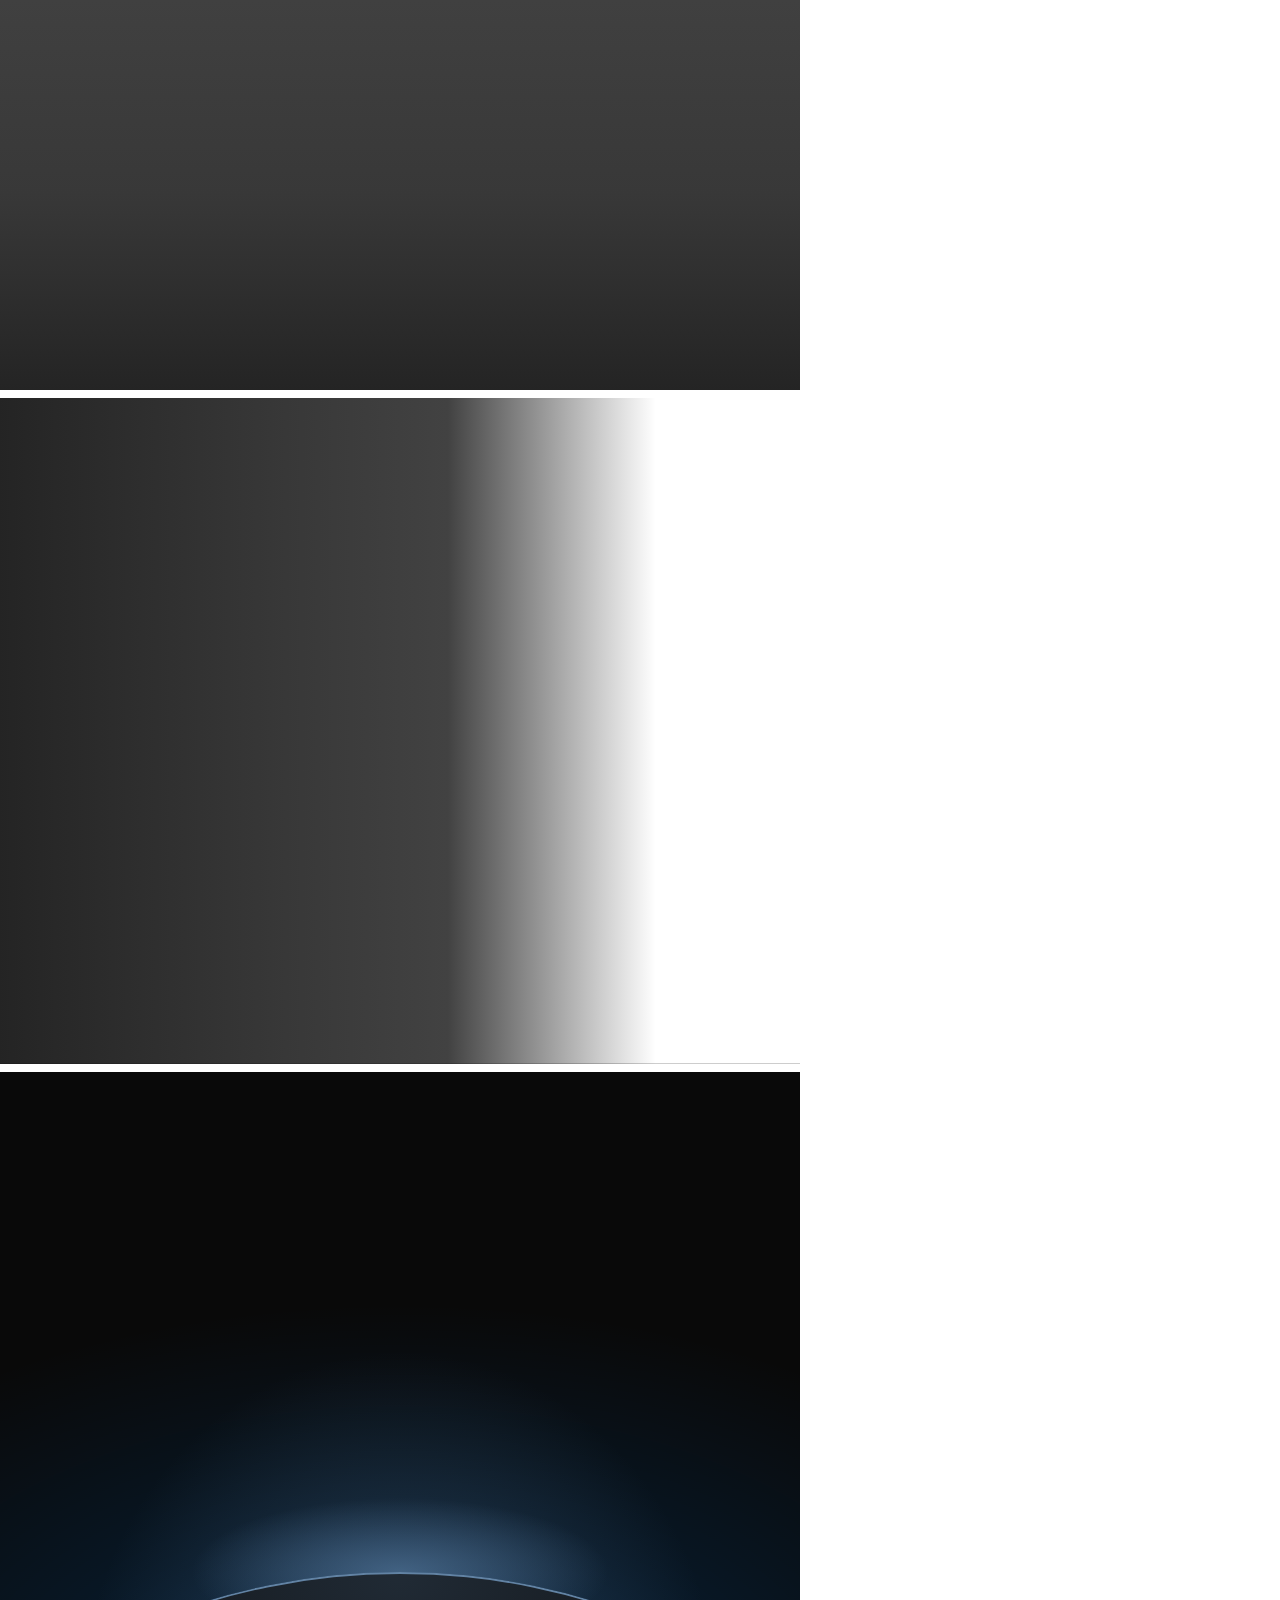
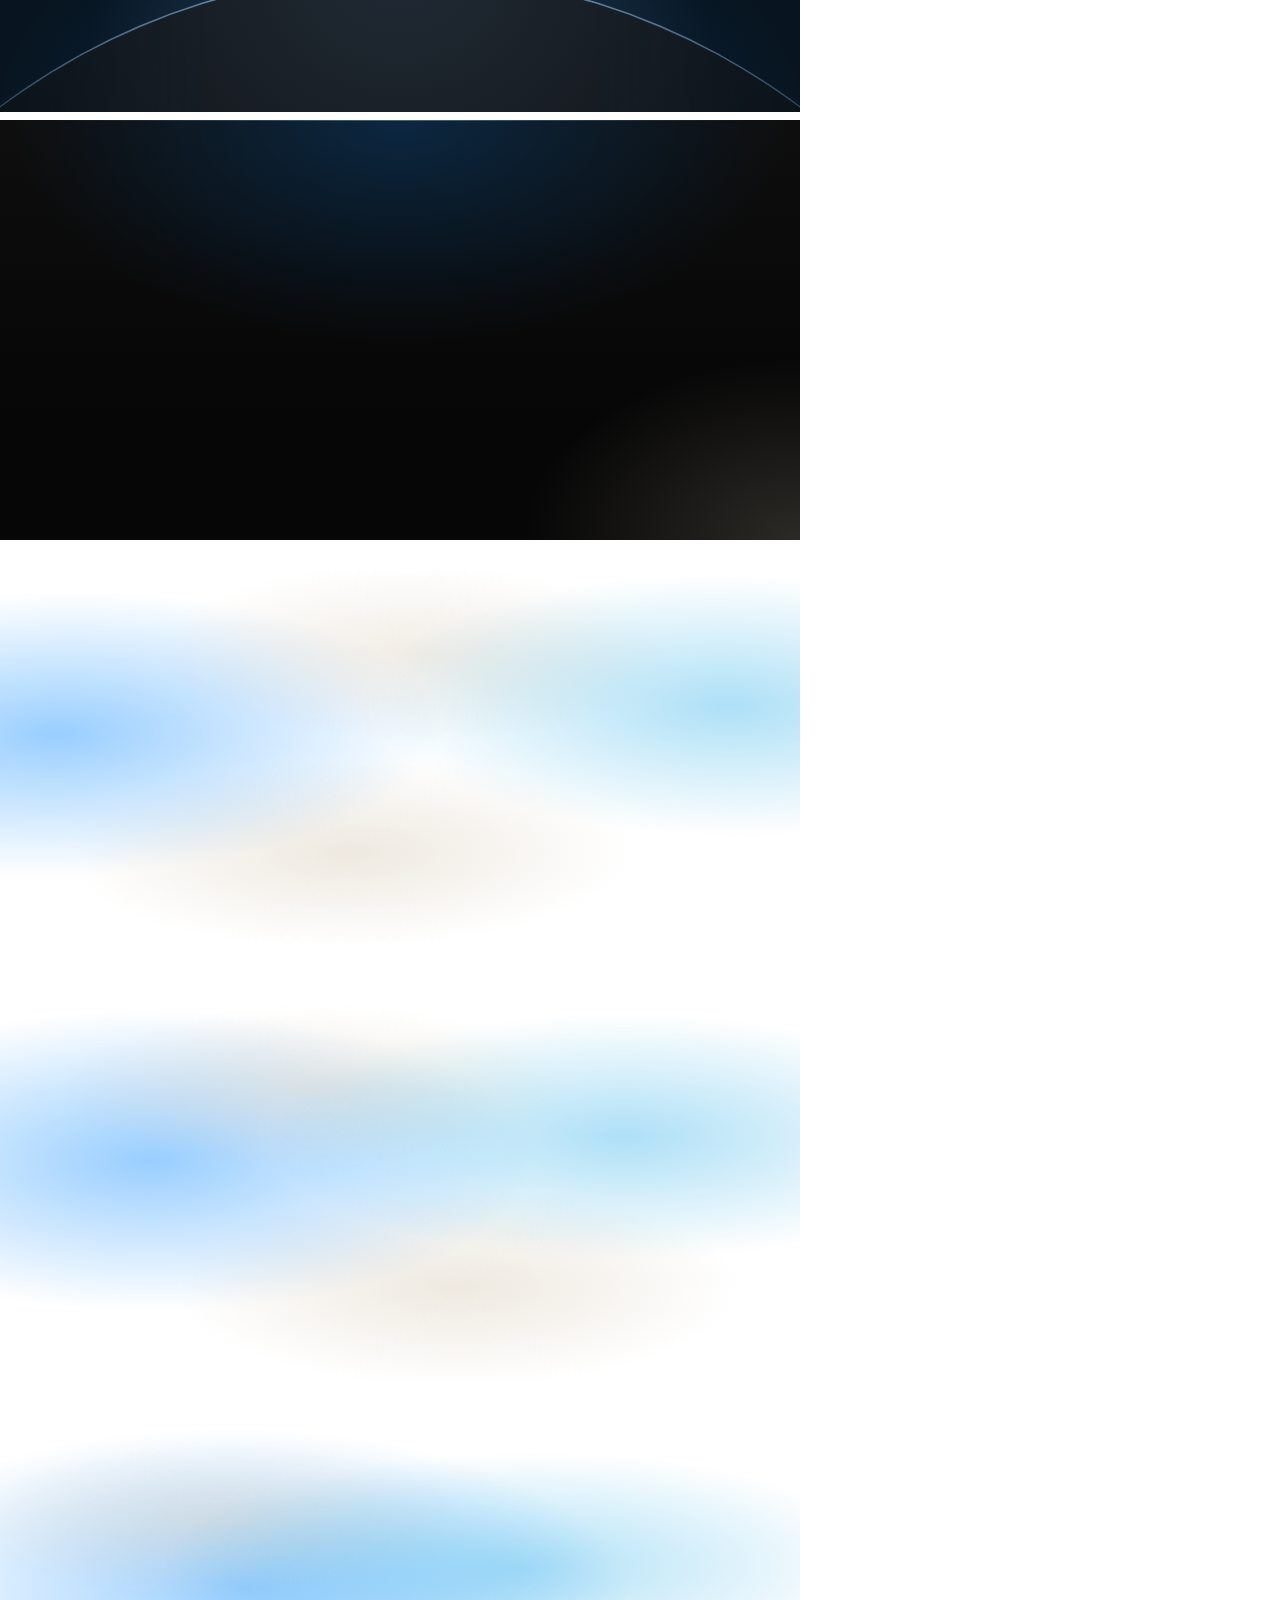
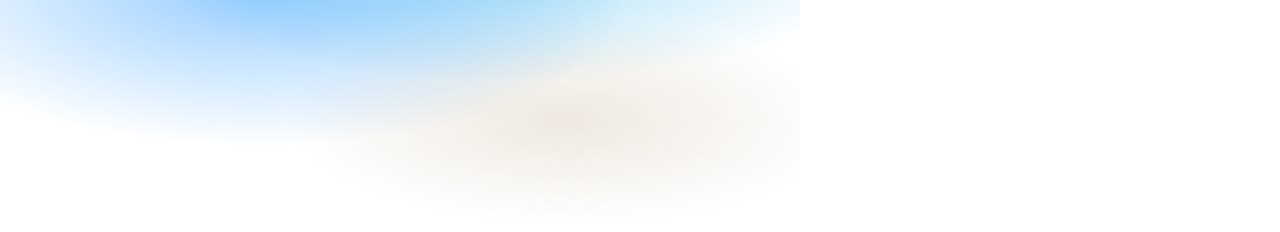
<file: assets/backgrounds/check.html>
<!doctype html>
<html lang="en" data-ground="sand">
<head>
<meta charset="utf-8">
<title>Backgrounds contrast check</title>
<!-- Every ground in a 800px box, for check.mjs: it sets a palette, screenshots the boxes and measures
     the ink and muted contrast on every pixel of each ground's text zone (index.json). The photograph
     grounds sit on a flat grey picture: #7c7c7c for the dark scrim, #d4d4d4 for the light one; and the worst case of the dark scrim: a white
     picture (white words on it). The light scrim is for pale photographs only. -->
<link rel="stylesheet" href="../system.css">
<link rel="stylesheet" href="backgrounds.css">
<style>body { margin: 0; width: 800px; } .box { width: 800px; margin: 0 0 8px; padding: 24px; font-size: 20px; } .pi, .pm { visibility: hidden; } .pi { color: var(--ink); } .pm { color: var(--muted); }  /* the liquid blobs held at the start, the middle and the end of their drift (the keyframes in backgrounds.css), so the text zone is measured where they stand under it */
  .at-start::before { animation: none; transform: translate3d(-7%, 0, 0) skewX(-7deg) scaleY(.94); } .at-start::after { animation: none; transform: translate3d(8%, 0, 0) skewX(6deg) scaleY(1.04); }
  .at-mid::before { animation: none; transform: translate3d(.5%, 0, 0) skewX(-.5deg) scaleY(.995); } .at-mid::after { animation: none; transform: translate3d(-.5%, 0, 0) scaleY(.98); }
  .at-end::before { animation: none; transform: translate3d(8%, 0, 0) skewX(6deg) scaleY(1.05); } .at-end::after { animation: none; transform: translate3d(-9%, 0, 0) skewX(-6deg) scaleY(.92); }
</style>
<script src="backgrounds.js" defer></script>
</head>
<body>
<div class="bg-mist box" data-g="mist" style="height:420px"><span class="pi">Ink</span> <span class="pm">Muted</span></div>
<div class="bg-halo box" data-g="halo" style="height:420px"><span class="pi">Ink</span> <span class="pm">Muted</span></div>
<div class="bg-grain box" data-g="grain" style="height:420px"><span class="pi">Ink</span> <span class="pm">Muted</span></div>
<div class="bg-paper box" data-g="paper" style="height:420px"><span class="pi">Ink</span> <span class="pm">Muted</span></div>
<div class="bg-dusk box" data-g="dusk" style="height:420px"><span class="pi">Ink</span> <span class="pm">Muted</span></div>
<div class="bg-topglow box" data-g="topglow" style="height:560px"><span class="pi">Ink</span> <span class="pm">Muted</span></div>
<div class="bg-ruled box" data-g="ruled" style="height:420px"><span class="pi">Ink</span> <span class="pm">Muted</span></div>
<div class="bg-dots box" data-g="dots" style="height:420px"><span class="pi">Ink</span> <span class="pm">Muted</span></div>
<div class="bg-arcs box" data-g="arcs" style="height:420px"><span class="pi">Ink</span> <span class="pm">Muted</span></div>
<div class="bg-band box" data-g="band" style="height:420px"><span class="pi">Ink</span> <span class="pm">Muted</span></div>
<div class="bg-field box" data-g="field" style="height:420px"><span class="pi">Ink</span> <span class="pm">Muted</span></div>
<div class="bg-band bg-tint box" data-g="band-tint" style="height:420px"><span class="pi">Ink</span> <span class="pm">Muted</span></div>
<div class="bg-field bg-tint box" data-g="field-tint" style="height:420px"><span class="pi">Ink</span> <span class="pm">Muted</span></div>
<div class="bg-photo box" data-g="photo" style="height:520px;--g-photo:linear-gradient(#7c7c7c,#7c7c7c)"><span class="pi">Ink</span> <span class="pm">Muted</span></div>
<div class="bg-photo bg-photo--left box" data-g="photo-left" style="height:520px;--g-photo:linear-gradient(#7c7c7c,#7c7c7c)"><span class="pi">Ink</span> <span class="pm">Muted</span></div>
<div class="bg-photo bg-photo--light box" data-g="photo-light" style="height:520px;--g-photo:linear-gradient(#d4d4d4,#d4d4d4)"><span class="pi">Ink</span> <span class="pm">Muted</span></div>
<div class="bg-photo box" data-g="photo-white" style="height:520px;--g-photo:linear-gradient(#fff,#fff)"><span class="pi">Ink</span> <span class="pm">Muted</span></div>
<div class="bg-photo bg-photo--left box" data-g="photo-left-white" style="height:520px;--g-photo:linear-gradient(#fff,#fff)"><span class="pi">Ink</span> <span class="pm">Muted</span></div>
<div class="bg-horizon box" data-g="horizon" style="height:640px"><span class="pi">Ink</span> <span class="pm">Muted</span></div>
<div class="bg-deep box" data-g="deep" style="height:420px"><span class="pi">Ink</span> <span class="pm">Muted</span></div>
<div class="bg-liquid box at-start" data-g="liquid" data-no-pause style="height:420px"><span class="pi">Ink</span> <span class="pm">Muted</span></div>
<div class="bg-liquid box at-mid" data-g="liquid-mid" data-no-pause style="height:420px"><span class="pi">Ink</span> <span class="pm">Muted</span></div>
<div class="bg-liquid box at-end" data-g="liquid-end" data-no-pause style="height:420px"><span class="pi">Ink</span> <span class="pm">Muted</span></div>

</body>
</html>
</file>
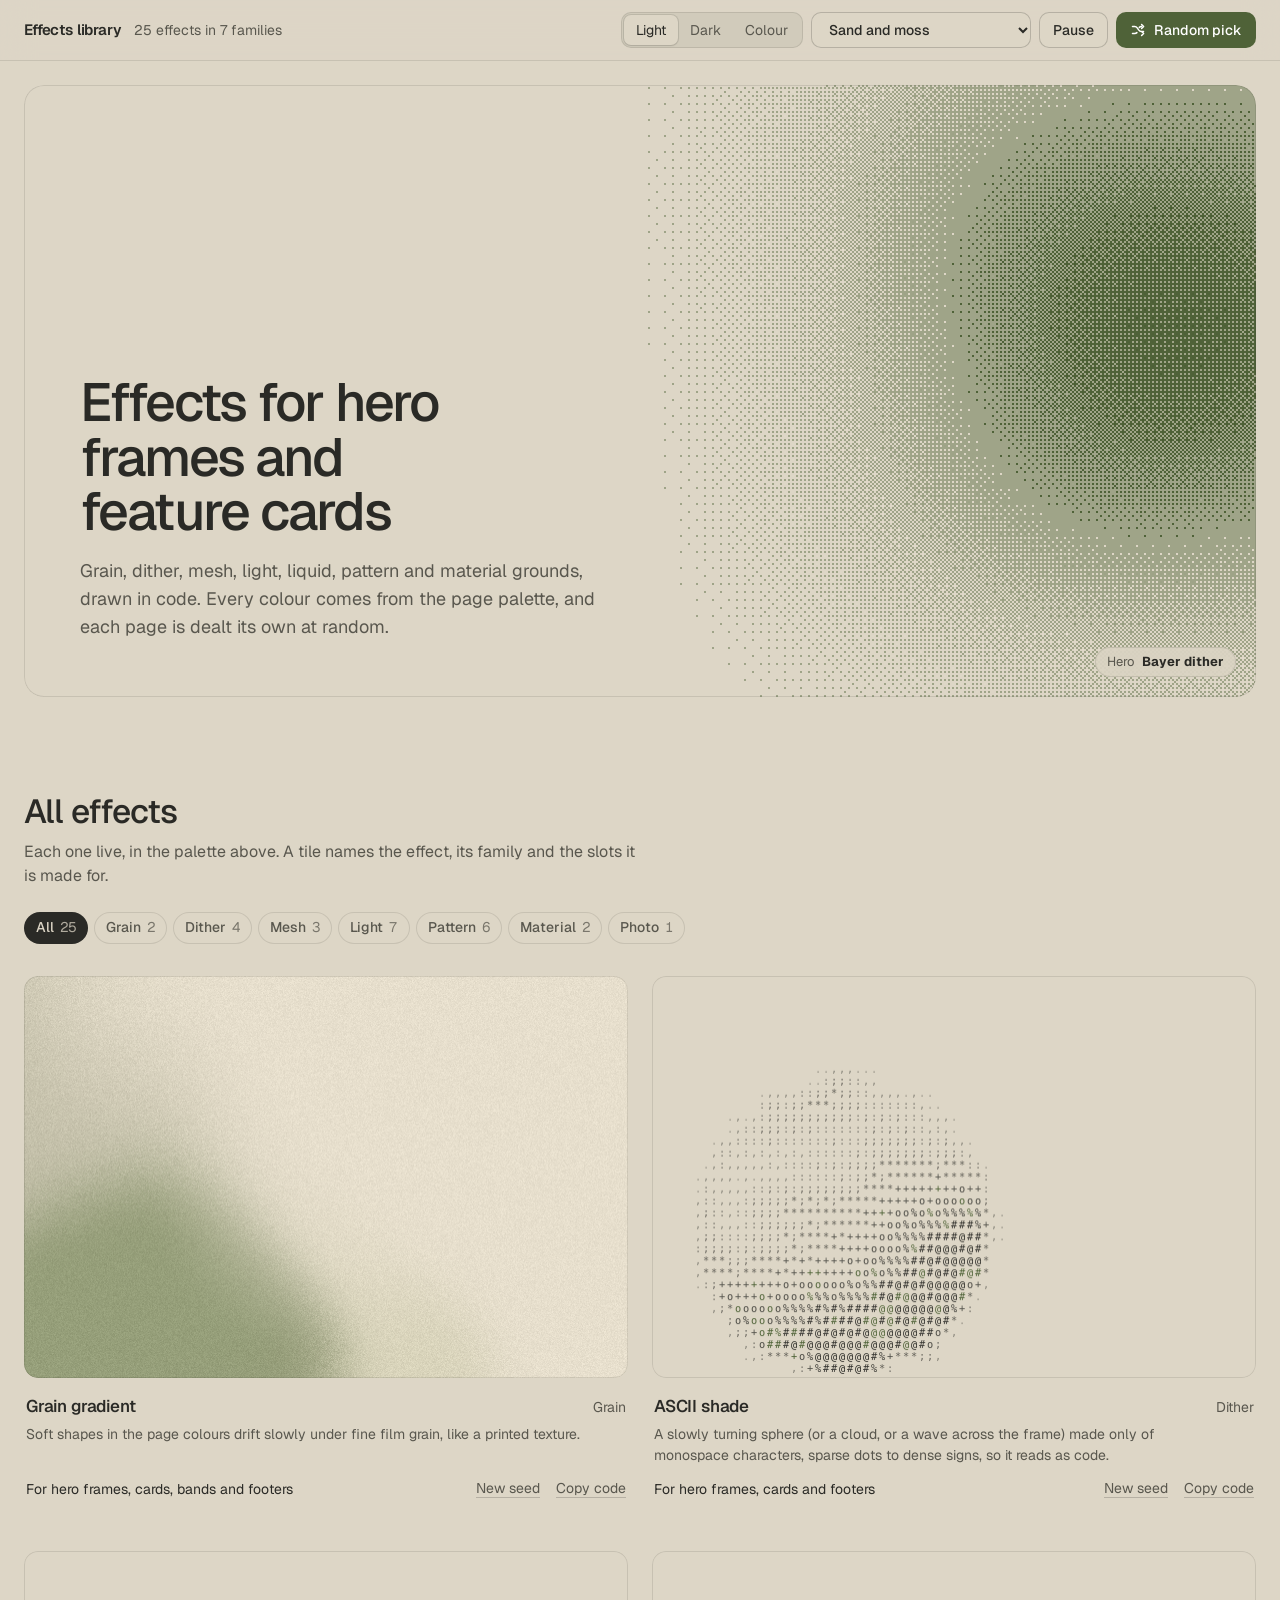
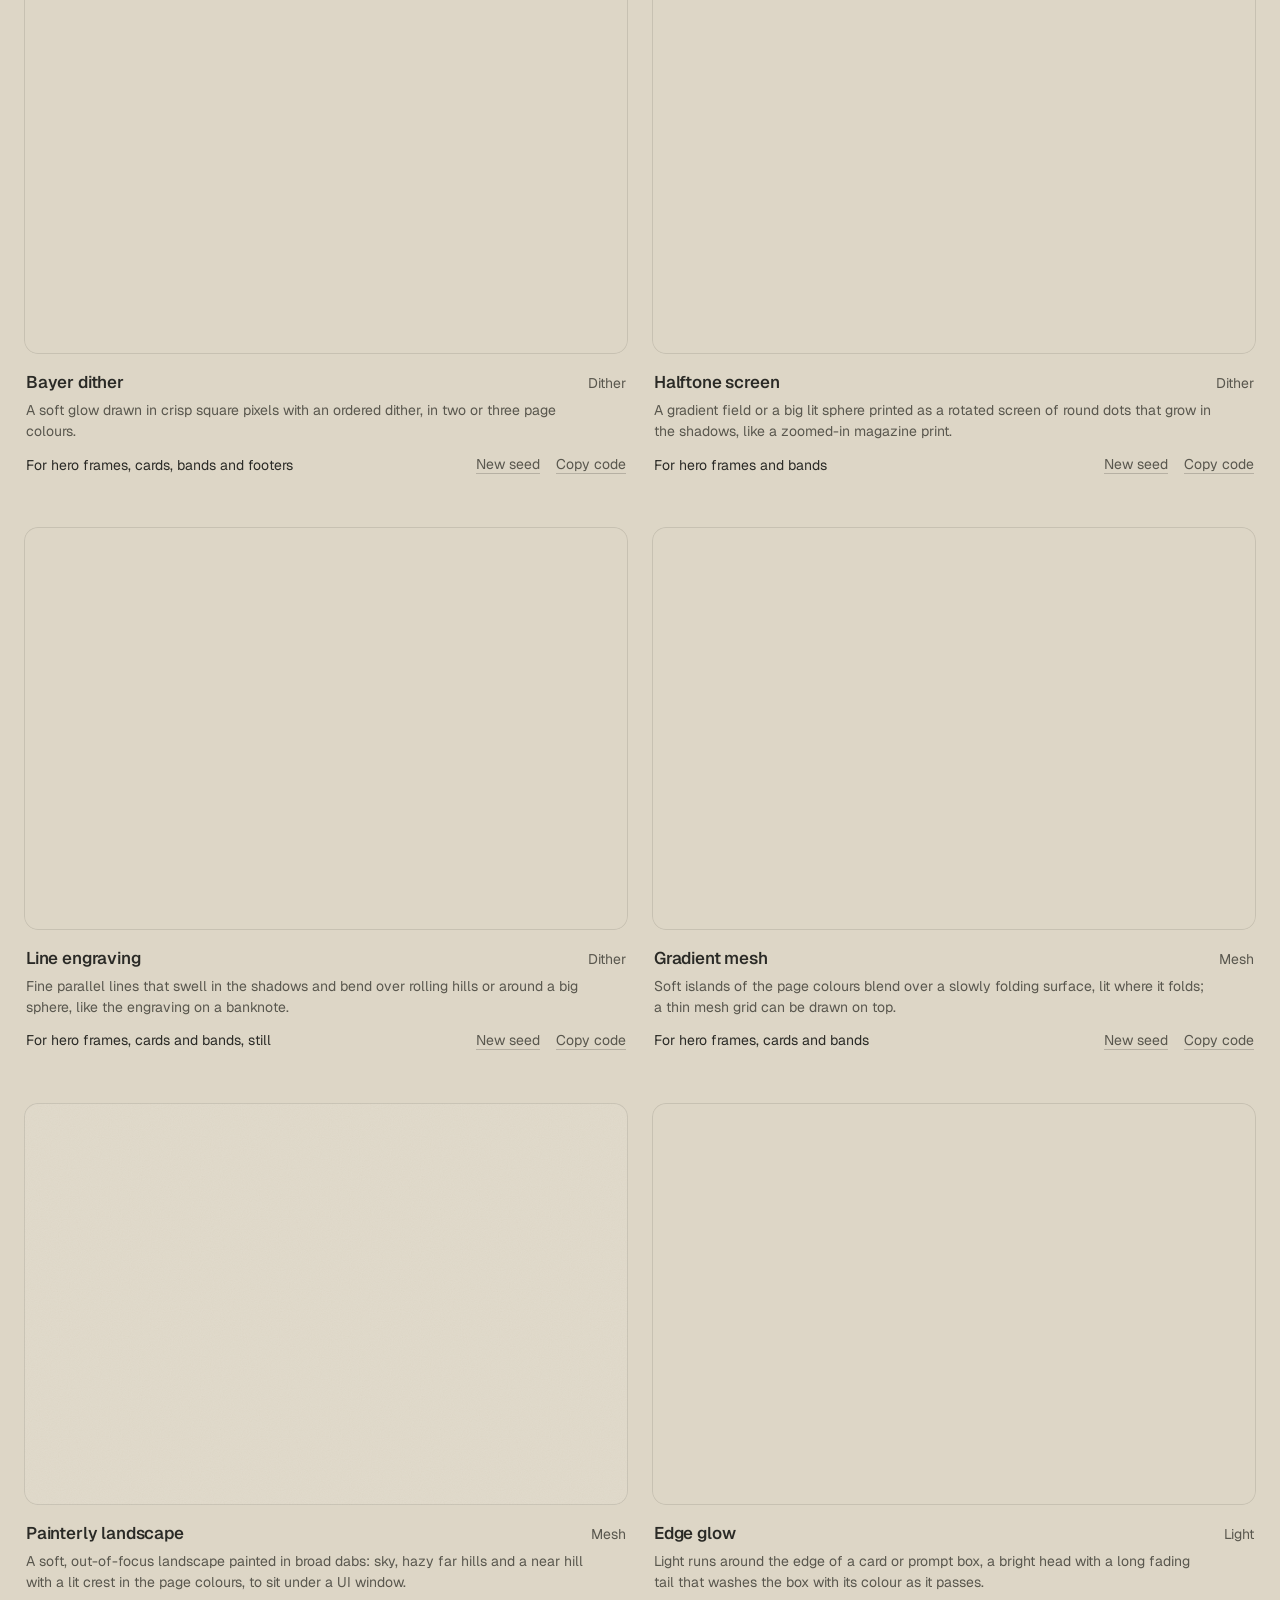
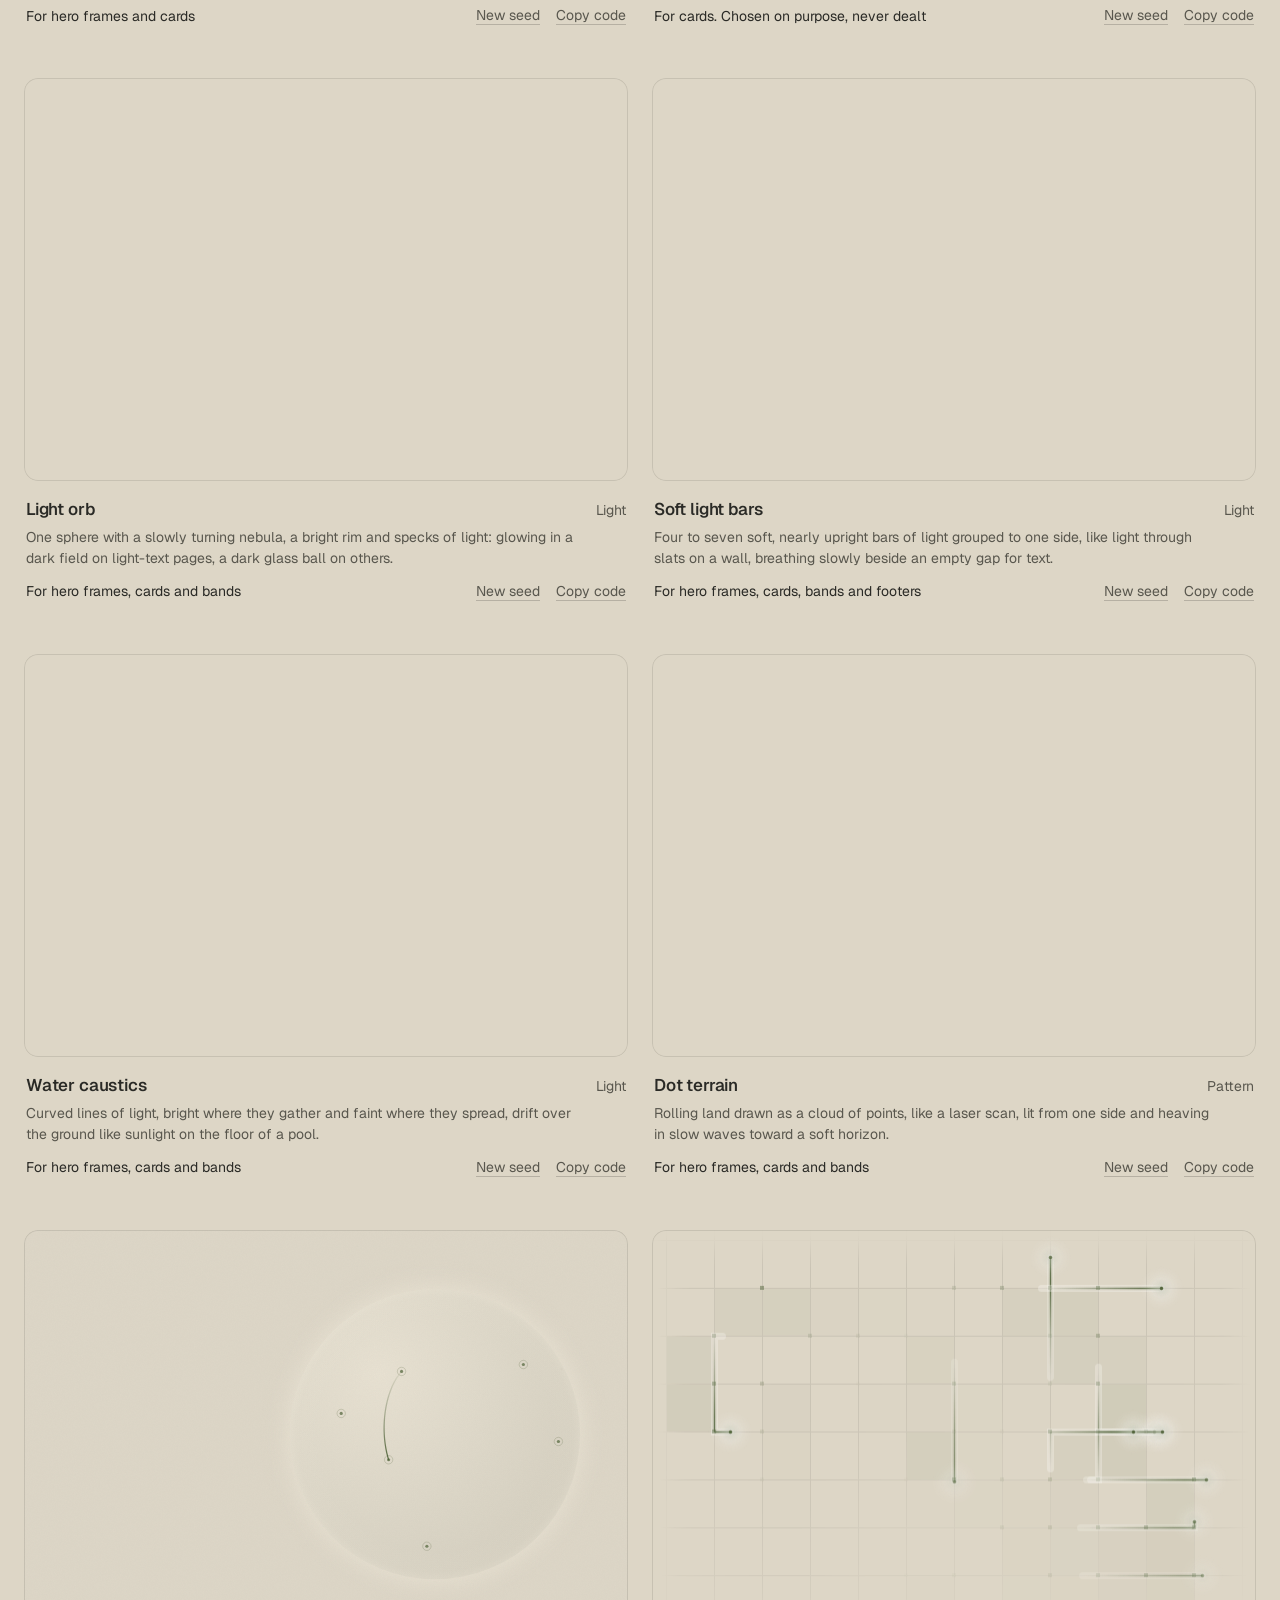
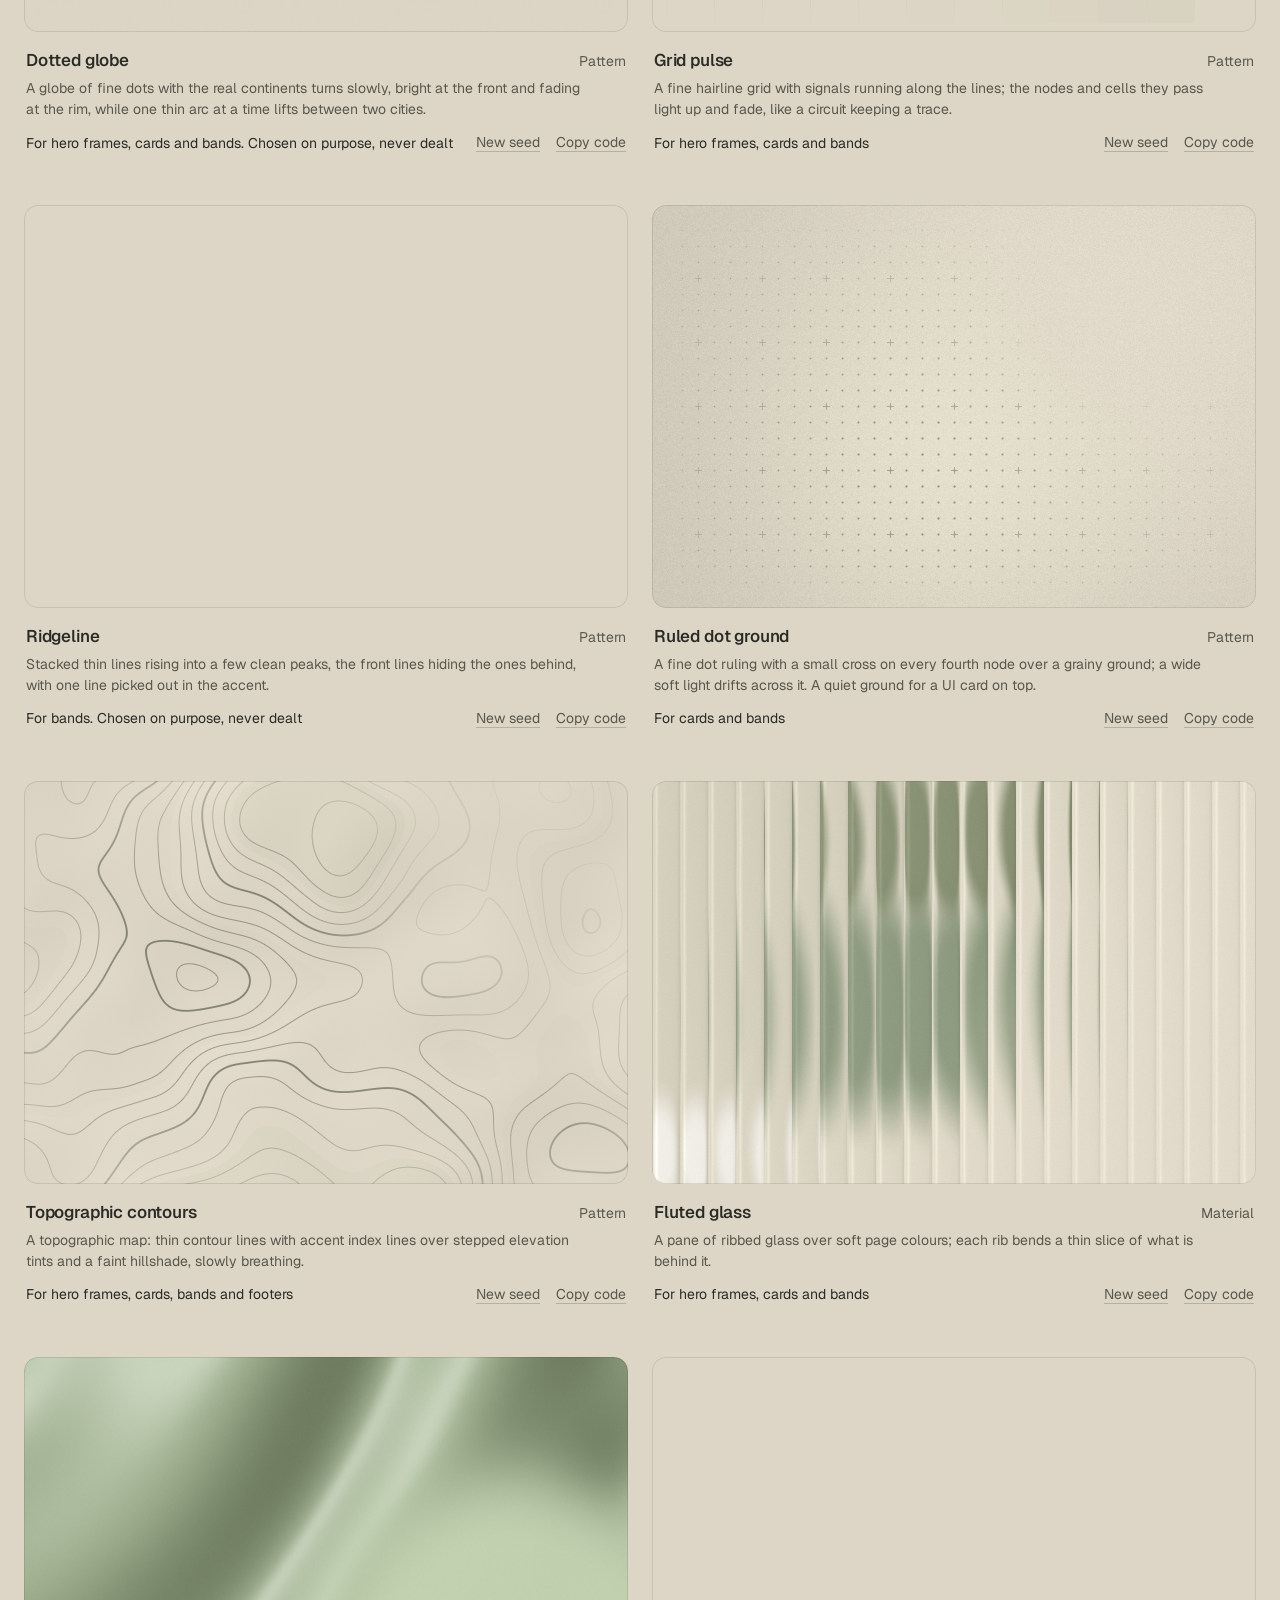
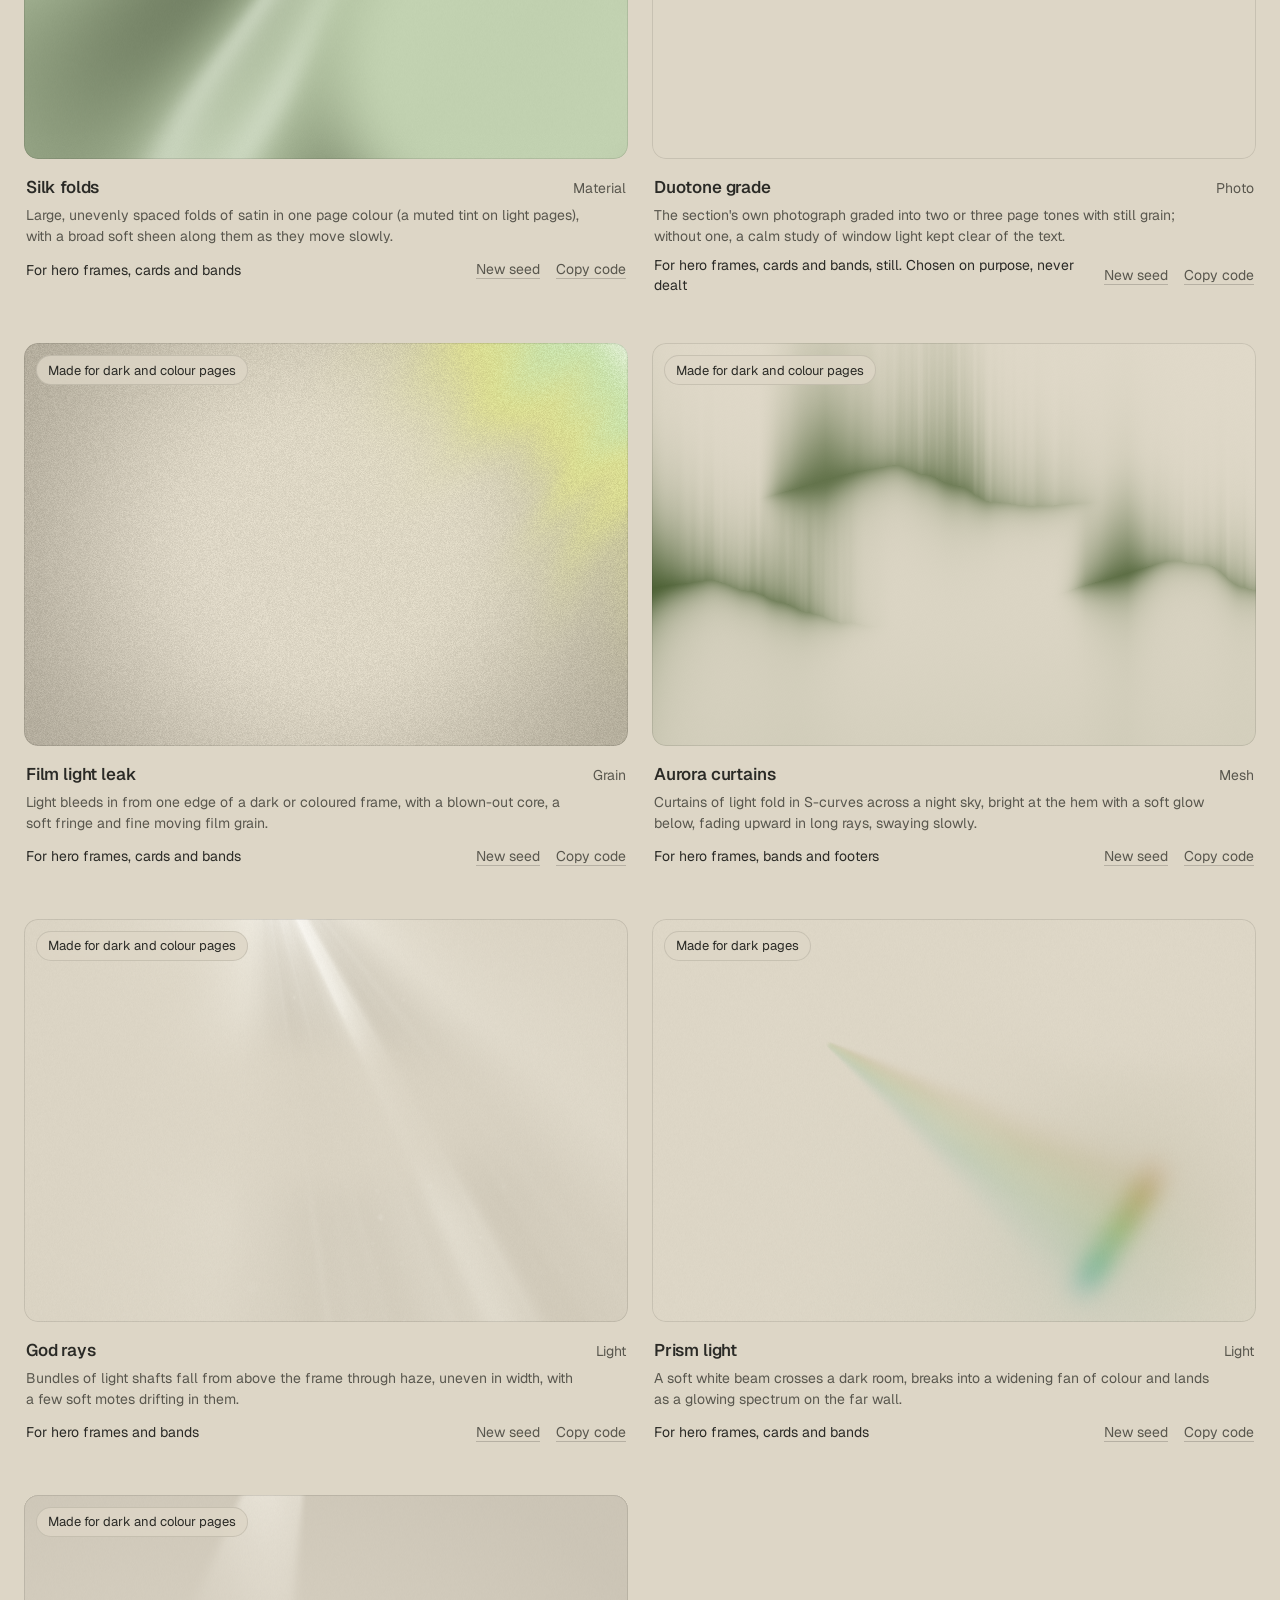
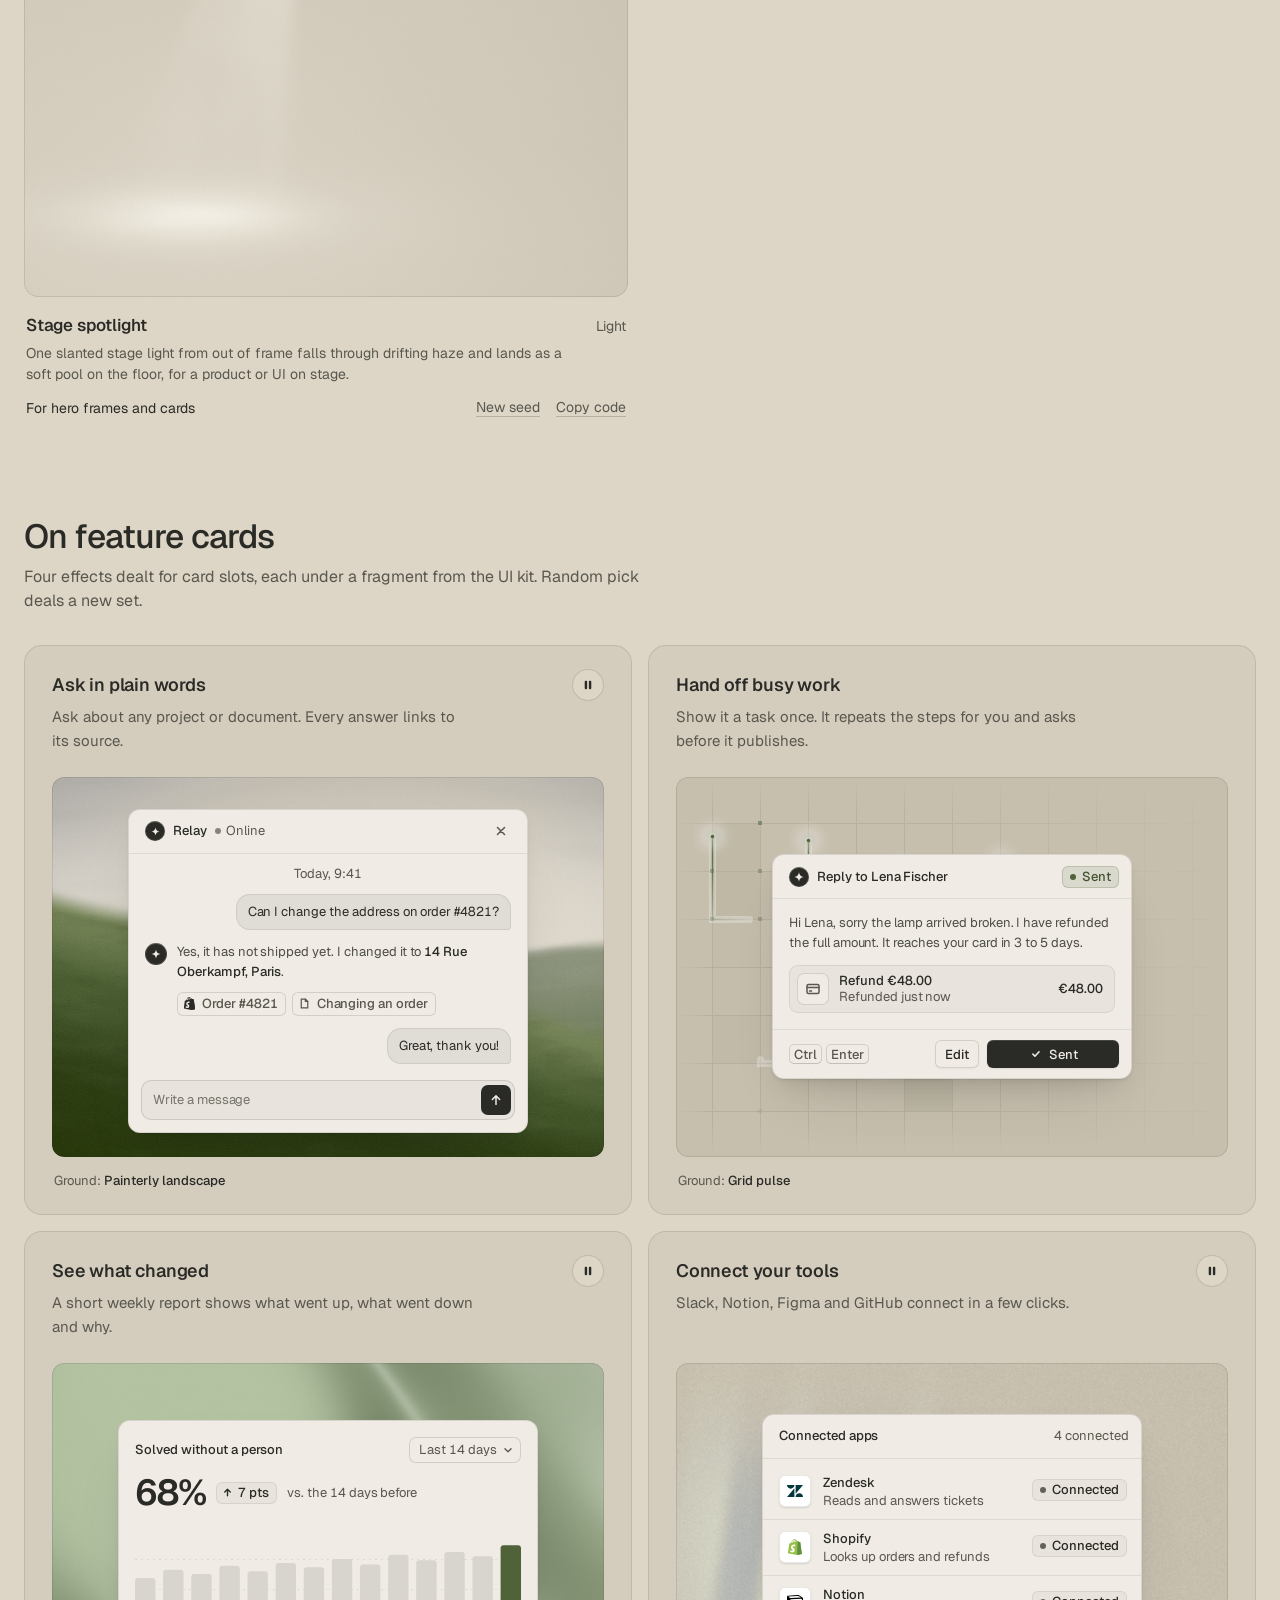
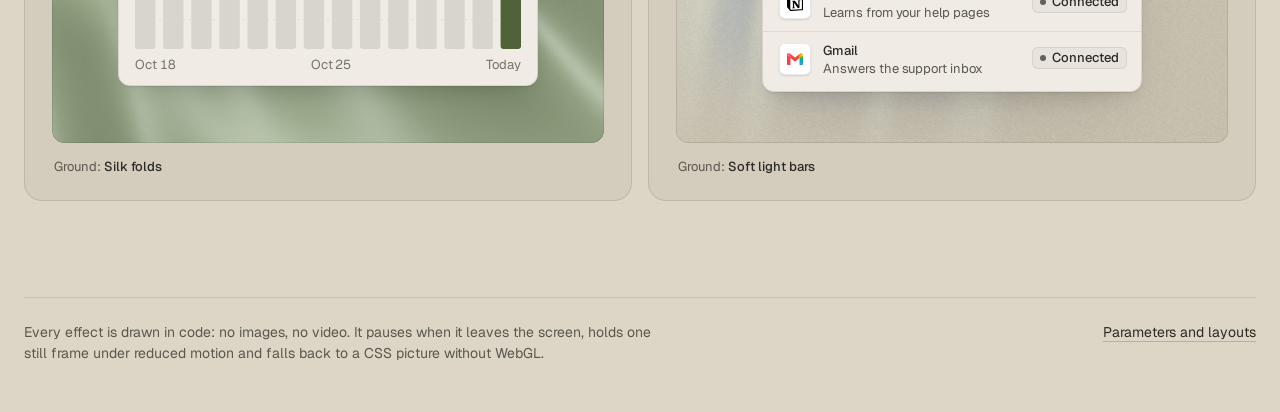
<file: assets/effects/gallery.html>
<!doctype html>
<html lang="en">
<head>
<script>window.__tpGlMax = 16;   /* a gallery shows many live effects at once; a page of a site keeps the default 4 (fx.js) */</script>
<meta charset="utf-8">
<meta name="viewport" content="width=device-width, initial-scale=1">
<title>Effects library</title>
<meta name="description" content="Effects drawn in code for hero frames, feature cards and bands, in the page palette.">
<link rel="icon" href="data:,">
<link rel="preconnect" href="https://fonts.googleapis.com">
<link rel="preconnect" href="https://fonts.gstatic.com" crossorigin>
<link href="https://fonts.googleapis.com/css2?family=Geist:wght@100..900&family=Geist+Mono:wght@100..900&display=swap" rel="stylesheet">
<style>
  /* the page palette; the script sets these from the palette switcher */
  :root {
    --bg: #ddd6c6; --surface: #d2cab8; --ink: #2a2a26; --muted: #59574e; --accent: #4f6238; --accent-ink: #ffffff;
    --card: #d2cab8; --panel: #cbc3b1; --win: #eeebe3; --win-surface: #e4e0d6;
    color-scheme: light;
  }
  @media (prefers-color-scheme: dark) {
    :root:not([data-theme="light"]) {
      --bg: #0a0d14; --surface: #131824; --ink: #e9edf3; --muted: #8891a1; --accent: #5ab9fc; --accent-ink: #0a0d14;
      --card: #131824; --panel: #0a0d14; --win: #1d2230; --win-surface: #262c3b;
      color-scheme: dark;
    }
  }
  :root[data-theme="dark"] {
    --bg: #0a0d14; --surface: #131824; --ink: #e9edf3; --muted: #8891a1; --accent: #5ab9fc; --accent-ink: #0a0d14;
    --card: #131824; --panel: #0a0d14; --win: #1d2230; --win-surface: #262c3b;
    color-scheme: dark;
  }
  :root {
    --line: color-mix(in oklab, var(--ink) 12%, transparent);
    --line-2: color-mix(in oklab, var(--ink) 22%, transparent);
    --chip: color-mix(in oklab, var(--ink) 6%, var(--bg));
    --font: "Geist", ui-sans-serif, system-ui, -apple-system, "Segoe UI", Roboto, "Helvetica Neue", Arial, sans-serif;
    --mono: "Geist Mono", ui-monospace, "SFMono-Regular", Consolas, monospace;
    --wrap: 1320px;
    --gut: 24px;
  }
  * { box-sizing: border-box; }
  html { -webkit-text-size-adjust: 100%; scroll-behavior: smooth; }
  @media (prefers-reduced-motion: reduce) { html { scroll-behavior: auto; } }
  body {
    margin: 0; background: var(--bg); color: var(--ink);
    font: 15px/1.5 var(--font); -webkit-font-smoothing: antialiased; font-feature-settings: "ss01" 0;
    overflow-x: hidden;
  }
  button, select { font: inherit; color: inherit; }
  :focus-visible { outline: 2px solid var(--accent); outline-offset: 2px; }
  .wrap { max-width: calc(var(--wrap) + 2 * var(--gut)); margin: 0 auto; padding: 0 var(--gut); }

  /* top bar */
  .top { position: sticky; top: 0; z-index: 50; background: color-mix(in oklab, var(--bg) 86%, transparent);
    backdrop-filter: blur(16px) saturate(1.2); -webkit-backdrop-filter: blur(16px) saturate(1.2); border-bottom: 1px solid var(--line); }
  .top-in { display: flex; align-items: center; gap: 12px 8px; padding-top: 12px; padding-bottom: 12px; }
  .top-in .controls { margin-left: auto; }
  .brand { display: flex; align-items: baseline; gap: 12px; min-width: 0; }
  .brand b { font-size: 15px; font-weight: 600; letter-spacing: -0.01em; white-space: nowrap; }
  .brand span { color: var(--muted); font-size: 14px; white-space: nowrap; }
  .controls { display: flex; align-items: center; gap: 8px; flex-wrap: wrap; }
  .seg { display: inline-flex; padding: 3px; border-radius: 10px; background: var(--chip); box-shadow: inset 0 0 0 1px var(--line); }
  .seg button { height: 30px; border: 0; background: transparent; padding: 0 12px; border-radius: 7px; cursor: pointer; color: var(--muted); font-size: 14px; }
  .seg button[aria-pressed="true"] { background: var(--bg); color: var(--ink); box-shadow: 0 0 0 1px var(--line), 0 1px 2px rgb(0 0 0 / 0.08); }
  .btn, .select {
    height: 36px; padding: 0 14px; border-radius: 10px; border: 0; background: var(--bg); color: var(--ink);
    box-shadow: inset 0 0 0 1px var(--line-2); cursor: pointer; display: inline-flex; align-items: center; gap: 8px;
    font-size: 14px; font-weight: 500; white-space: nowrap;
  }
  .btn:hover, .select:hover { box-shadow: inset 0 0 0 1px color-mix(in oklab, var(--ink) 38%, transparent); }
  .btn--primary { background: var(--accent); color: var(--accent-ink); box-shadow: none; }
  .btn--primary:hover { box-shadow: none; background: color-mix(in oklab, var(--accent) 88%, var(--ink)); }
  .btn svg { width: 16px; height: 16px; flex: none; }
  .select { max-width: 220px; padding-right: 10px; }

  /* hero: a dealt hero effect with text in its calm area */
  .hero { position: relative; margin-top: 24px; height: clamp(480px, 68vh, 660px); border-radius: 20px; overflow: hidden;
    display: flex; flex-direction: column; justify-content: flex-end; }
  .hero::after, .stage::after, .panel::after { content: ""; position: absolute; inset: 0; border-radius: inherit; box-shadow: inset 0 0 0 1px var(--line); pointer-events: none; z-index: 2; }
  .hero-copy { position: relative; z-index: 1; padding: 56px; max-width: 760px; }
  .hero h1 { max-width: 9.5em; margin: 0 0 18px; font-size: clamp(38px, 3.4vw + 10px, 62px); line-height: 1.02; letter-spacing: -0.035em; font-weight: 520; text-wrap: balance; }
  .hero p { margin: 0; max-width: 44ch; font-size: 18px; line-height: 28px; color: var(--muted); text-wrap: pretty; }
  .hero-tag { position: absolute; right: 20px; bottom: 20px; z-index: 3; }
  .tag { display: inline-flex; align-items: center; gap: 8px; height: 30px; padding: 0 12px; border-radius: 999px; font-size: 13px;
    background: color-mix(in oklab, var(--bg) 82%, transparent); color: var(--ink); box-shadow: inset 0 0 0 1px var(--line);
    backdrop-filter: blur(10px); -webkit-backdrop-filter: blur(10px); white-space: nowrap; }
  .tag span { color: var(--muted); }

  /* sections */
  section { padding-top: 96px; }
  .sec-head { display: flex; align-items: flex-end; justify-content: space-between; gap: 24px 48px; flex-wrap: wrap; margin-bottom: 32px; }
  .sec-head h2 { margin: 0 0 10px; font-size: clamp(28px, 1.2vw + 18px, 36px); line-height: 1.1; letter-spacing: -0.025em; font-weight: 520; }
  .sec-head p { margin: 0; color: var(--muted); max-width: 56ch; font-size: 16px; line-height: 24px; text-wrap: pretty; }
  .filters { display: flex; flex-wrap: wrap; gap: 6px; }
  .filters button { height: 32px; padding: 0 12px; border-radius: 999px; border: 0; cursor: pointer; font-size: 14px; color: var(--muted);
    background: transparent; box-shadow: inset 0 0 0 1px var(--line); }
  .filters button b { font-weight: 500; }
  .filters button span { margin-left: 6px; font-variant-numeric: tabular-nums; opacity: 0.75; }
  .filters button[aria-pressed="true"] { background: var(--ink); color: var(--bg); box-shadow: none; }

  /* the grid of every effect: one size of tile, labels under the picture */
  .grid { display: grid; grid-template-columns: repeat(2, minmax(0, 1fr)); gap: 48px 24px; }
  .tile { min-width: 0; display: flex; flex-direction: column; }
  .tile[hidden] { display: none; }
  .stage { position: relative; aspect-ratio: 3 / 2; border-radius: 14px; overflow: hidden; background: var(--bg); }
  .badge { position: absolute; top: 12px; left: 12px; z-index: 3; }
  .info { padding: 16px 2px 0; display: grid; gap: 6px; }
  .info-top { display: flex; align-items: baseline; justify-content: space-between; gap: 16px; }
  .info h3 { margin: 0; font-size: 17px; line-height: 24px; font-weight: 560; letter-spacing: -0.01em; }
  .fam { flex: none; font-size: 14px; color: var(--muted); }
  .look { margin: 0; color: var(--muted); font-size: 14px; line-height: 21px; max-width: 62ch; min-height: 42px;
    display: -webkit-box; -webkit-line-clamp: 2; -webkit-box-orient: vertical; overflow: hidden; }
  .info-foot { display: flex; align-items: center; justify-content: space-between; gap: 16px; margin-top: 2px; }
  .for { margin: 0; font-size: 14px; line-height: 20px; }
  .links { flex: none; display: flex; gap: 16px; }
  .links button { border: 0; background: none; padding: 4px 0; cursor: pointer; font-size: 14px; color: var(--muted);
    text-decoration: underline; text-decoration-color: var(--line-2); text-underline-offset: 4px; }
  .links button:hover { color: var(--ink); text-decoration-color: currentColor; }

  /* feature cards: an effect ground in the inset panel and a UI fragment on top */
  .cards { display: grid; grid-template-columns: repeat(2, minmax(0, 1fr)); gap: 16px; }
  .card { background: var(--card); border-radius: 18px; padding: 28px 28px 24px; box-shadow: inset 0 0 0 1px var(--line); display: flex; flex-direction: column; min-width: 0; }
  .card h3 { margin: 0 0 8px; font-size: 18px; line-height: 24px; font-weight: 560; letter-spacing: -0.01em; }
  .card > p:not(.ground) { margin: 0; color: var(--muted); font-size: 15px; line-height: 24px; max-width: 44ch; min-height: 48px; text-wrap: pretty; }
  .panel { position: relative; margin-top: 24px; height: 380px; border-radius: 12px; overflow: hidden; display: grid; place-items: center; padding: 32px; }
  .panel--bleed { place-items: end center; padding-bottom: 0; }
  .panel--bleed > .slot { margin-bottom: -48px; }
  .slot { position: relative; z-index: 1; max-width: 100%;
    --ui-font: var(--font); --ui-mono: var(--mono); --ui-radius: 12px;
    --fx-bg: var(--win); --fx-surface: var(--win-surface); --fx-ink: var(--ink); --fx-muted: var(--muted);
    --fx-accent: var(--accent); --fx-accent-ink: var(--accent-ink); }
  .ground { margin: 14px 2px 0; font-size: 13px; line-height: 20px; color: var(--muted); }
  .ground b { font-weight: 500; color: var(--ink); }

  .foot { padding-top: 96px; padding-bottom: 48px; }
  .foot-in > div { border-top: 1px solid var(--line); padding-top: 24px; display: flex; justify-content: space-between; gap: 16px 48px; flex-wrap: wrap; color: var(--muted); font-size: 14px; }
  .foot-in p { margin: 0; max-width: 72ch; }
  .foot a { color: var(--ink); text-underline-offset: 4px; text-decoration-color: var(--line-2); }
  .empty { padding: 64px 0; color: var(--muted); }

  .toast { position: fixed; left: 50%; bottom: 24px; z-index: 60; transform: translate(-50%, 16px); opacity: 0; pointer-events: none;
    max-width: calc(100vw - 32px); padding: 10px 16px; border-radius: 12px; background: var(--ink); color: var(--bg); font-size: 14px;
    transition: opacity .2s ease, transform .2s ease; }
  .toast.on { opacity: 1; transform: translate(-50%, 0); }

  @media (max-width: 1080px) {
    .hero-copy { padding: 40px; }
  }
  @media (max-width: 860px) {
    .grid, .cards { grid-template-columns: minmax(0, 1fr); }
    .grid { gap: 40px; }
  }
  @media (max-width: 720px) {
    :root { --gut: 16px; }
    .top { position: static; }
    .brand span, .select { display: none; }
    .top-in { display: grid; grid-template-columns: 1fr auto; grid-template-areas: "brand deal" "controls controls"; }
    .brand { grid-area: brand; }
    #deal { grid-area: deal; }
    .top-in .controls { grid-area: controls; margin-left: 0; flex-wrap: nowrap; }
    .seg { flex: 1; }
    .seg button { flex: 1; }
    .hero { margin-top: 16px; height: 560px; border-radius: 16px; }
    .hero-copy { padding: 28px 24px 72px; }
    .hero p { font-size: 16px; line-height: 24px; }
    .hero-tag { left: 24px; right: auto; bottom: 20px; }
    section { padding-top: 72px; }
    .card { padding: 20px; }
    .panel { height: 340px; padding: 20px 16px; }
    .info-foot { flex-wrap: wrap; }
  }
</style>
</head>
<body>
<header class="top">
  <div class="wrap top-in">
    <div class="brand"><b>Effects library</b><span id="count"></span></div>
    <div class="controls">
      <div class="seg" role="group" aria-label="Palette kind">
        <button type="button" data-kind="light">Light</button>
        <button type="button" data-kind="dark">Dark</button>
        <button type="button" data-kind="colour">Colour</button>
      </div>
      <select class="select" id="pal" aria-label="Palette"></select>
      <button type="button" class="btn" id="pause" aria-pressed="false">Pause</button>
    </div>
    <button type="button" class="btn btn--primary" id="deal">
        <svg viewBox="0 0 16 16" aria-hidden="true"><path d="M2.5 4.5h2.2c1.2 0 2 .6 2.7 1.6l1.2 1.8c.7 1 1.5 1.6 2.7 1.6h2.2M11.6 2.5l2 2-2 2M2.5 11.5h2.2c.9 0 1.6-.3 2.2-.9M11.6 9.5l2 2-2 2M9.3 5.4c.6-.6 1.3-.9 2.1-.9" fill="none" stroke="currentColor" stroke-width="1.5" stroke-linecap="round" stroke-linejoin="round"/></svg>
        Random pick
    </button>
  </div>
</header>

<main>
  <div class="wrap">
    <div class="hero" id="hero">
      <div class="hero-copy">
        <h1>Effects for hero frames and feature cards</h1>
        <p id="lede">Grain, dither, mesh, light, liquid, pattern and material grounds, drawn in code. Every colour comes from the page palette, and each page is dealt its own at random.</p>
      </div>
      <div class="hero-tag"><span class="tag" id="hero-tag"><span>Hero</span> <b></b></span></div>
    </div>
  </div>

  <section id="all">
    <div class="wrap">
      <div class="sec-head">
        <div>
          <h2>All effects</h2>
          <p>Each one live, in the palette above. A tile names the effect, its family and the slots it is made for.</p>
        </div>
        <div class="filters" id="filters" role="group" aria-label="Family"></div>
      </div>
      <div class="grid" id="grid"></div>
    </div>
  </section>

  <section id="cards">
    <div class="wrap">
      <div class="sec-head">
        <div>
          <h2>On feature cards</h2>
          <p>Four effects dealt for card slots, each under a fragment from the UI kit. Random pick deals a new set.</p>
        </div>
      </div>
      <div class="cards">
        <article class="card">
          <h3>Ask in plain words</h3>
          <p>Ask about any project or document. Every answer links to its source.</p>
          <div class="panel" data-card="0"><div class="slot" data-ui-load="chat"></div></div>
          <p class="ground">Ground: <b></b></p>
        </article>
        <article class="card">
          <h3>Hand off busy work</h3>
          <p>Show it a task once. It repeats the steps for you and asks before it publishes.</p>
          <div class="panel" data-card="1"><div class="slot" data-ui-load="cursor"></div></div>
          <p class="ground">Ground: <b></b></p>
        </article>
        <article class="card">
          <h3>See what changed</h3>
          <p>A short weekly report shows what went up, what went down and why.</p>
          <div class="panel" data-card="2"><div class="slot" data-ui-load="stat"></div></div>
          <p class="ground">Ground: <b></b></p>
        </article>
        <article class="card">
          <h3>Connect your tools</h3>
          <p>Slack, Notion, Figma and GitHub connect in a few clicks.</p>
          <div class="panel" data-card="3"><div class="slot" data-ui-load="integrations"></div></div>
          <p class="ground">Ground: <b></b></p>
        </article>
      </div>
    </div>
  </section>

  <footer class="foot">
    <div class="wrap foot-in"><div>
      <p>Every effect is drawn in code: no images, no video. It pauses when it leaves the screen, holds one still frame under reduced motion and falls back to a CSS picture without WebGL.</p>
      <p><a id="lab" href="lab.html">Parameters and layouts</a></p>
    </div></div>
  </footer>
</main>
<div class="toast" id="toast" role="status" aria-live="polite"></div>

<script id="paths" type="application/json">{"fx": "./", "ui": "../ui/"}</script>
<script id="palettes" type="application/json">[{"id":"white-link-blue","name":"Sheet and biro","bg":"#ffffff","surface":"#f4f4f4","ink":"#111111","muted":"#6b6b6b","accent":"#1a4be0","accentInk":"#ffffff"},{"id":"cool-white-slate","name":"Frost and slate","bg":"#f7f9fa","surface":"#ecf0f2","ink":"#1f3038","muted":"#5d6b72","accent":"#0d7480","accentInk":"#ffffff"},{"id":"rose-grey-green","name":"Rose grey, green","bg":"#ebe5e3","surface":"#e1dad7","ink":"#2b2622","muted":"#6a615d","accent":"#0f7d45","accentInk":"#ffffff"},{"id":"paper-grey-brass","name":"Newsprint and brass","bg":"#e8e8e3","surface":"#dcdcd6","ink":"#181715","muted":"#63625c","accent":"#bfb21a","accentInk":"#181715"},{"id":"stone-blueprint","name":"Stone and blueprint","bg":"#dfdedb","surface":"#d3d2ce","ink":"#26251e","muted":"#5f5d55","accent":"#2456d6","accentInk":"#ffffff"},{"id":"white-navy-tab","name":"Navy on white","bg":"#ffffff","surface":"#f4f4f2","ink":"#1f2b4d","muted":"#6a7186","accent":"#f7941d","accentInk":"#1f2b4d"},{"id":"three-stones","name":"Three stones","bg":"#eeecea","surface":"#e4e1dd","ink":"#333231","muted":"#6b6763","accent":"#5c6b54","accentInk":"#ffffff"},{"id":"putty-black-teal","name":"Putty and black","bg":"#dedad3","surface":"#d3cec6","ink":"#0a0a0a","muted":"#5c5852","accent":"#256f82","accentInk":"#ffffff"},{"id":"moss-sand","name":"Sand and moss","bg":"#ddd6c6","surface":"#d2cab8","ink":"#2a2a26","muted":"#59574e","accent":"#4f6238","accentInk":"#ffffff"},{"id":"green-mat-chocolate","name":"Bone, green, chocolate","bg":"#e5e1d8","surface":"#dad5ca","ink":"#2a1d17","muted":"#6b5b51","accent":"#456f3a","accentInk":"#ffffff"},{"id":"lunar-grey-bronze","name":"Lunar and bronze","bg":"#111111","surface":"#1c1c1c","ink":"#f2f2f2","muted":"#8f8f8f","accent":"#a08672","accentInk":"#111111"},{"id":"blue-black-cornflower","name":"Night and sky blue","bg":"#0a0d14","surface":"#131824","ink":"#e9edf3","muted":"#8891a1","accent":"#5ab9fc","accentInk":"#0a0d14"},{"id":"green-black-bone","name":"Green-black and bone","bg":"#161c1a","surface":"#1f2725","ink":"#e3e2da","muted":"#8e948d","accent":"#9fc7b8","accentInk":"#161c1a"},{"id":"black-crimson","name":"Black and crimson","bg":"#0a0a0a","surface":"#151515","ink":"#efefef","muted":"#8c8c8c","accent":"#b11226","accentInk":"#ffffff"},{"id":"forest-pale-lime","name":"Forest and lime","bg":"#0f1f10","surface":"#162a17","ink":"#ffffff","muted":"#9aa39a","accent":"#c6f19d","accentInk":"#0f1f10"},{"id":"charcoal-room-sage","name":"Charcoal and sage","bg":"#1c1c1c","surface":"#262626","ink":"#f1f1ef","muted":"#9a9b96","accent":"#8fa68e","accentInk":"#1c1c1c"},{"id":"warm-black-gold","name":"Warm black, gold","bg":"#0c0a08","surface":"#181512","ink":"#ffffff","muted":"#8f8a84","accent":"#c9a45a","accentInk":"#0c0a08"},{"id":"graphite-safety-orange","name":"Graphite and orange","bg":"#18191b","surface":"#222427","ink":"#eff0f1","muted":"#9c9ea3","accent":"#ff4a1f","accentInk":"#18191b"},{"id":"soot-pale-lime","name":"Soot and lime","bg":"#0f0f0f","surface":"#1a1a1a","ink":"#ffffff","muted":"#8f8f8f","accent":"#dafa9c","accentInk":"#0f0f0f"},{"id":"plum-black-pink","name":"Plum-black and pink","bg":"#0d060b","surface":"#1b0e17","ink":"#ffffff","muted":"#9a8f97","accent":"#ff488b","accentInk":"#0d060b"},{"id":"white-signal-red","name":"Signal red, white","bg":"#ffffff","surface":"#f2f2f2","ink":"#0a0a0a","muted":"#6b6b6b","accent":"#d92b21","accentInk":"#ffffff"},{"id":"white-mint-tiles","name":"Greys and mint","bg":"#ffffff","surface":"#f3f3f3","ink":"#232323","muted":"#6e6e6e","accent":"#a1ffcb","accentInk":"#232323"},{"id":"cool-grey-cobalt","name":"Cool grey, cobalt","bg":"#eef0f3","surface":"#e2e5ea","ink":"#0b0c0e","muted":"#5d6470","accent":"#1f2de6","accentInk":"#ffffff"},{"id":"offwhite-bottle-yellow","name":"Bottle ink, yellow","bg":"#f7f7f7","surface":"#ebebeb","ink":"#0d2a1c","muted":"#5f6b64","accent":"#f6e016","accentInk":"#0d2a1c"},{"id":"teal-on-paper","name":"Teal on paper","bg":"#f7f9f8","surface":"#ebf0ee","ink":"#06525c","muted":"#2f737d","accent":"#06525c","accentInk":"#f7f9f8"},{"id":"navy-pink","name":"Navy and pink","bg":"#1a2039","surface":"#212846","ink":"#f9a3c0","muted":"#b9879c","accent":"#f9a3c0","accentInk":"#1a2039"},{"id":"blush-aubergine","name":"Blush and aubergine","bg":"#edccbe","surface":"#e8c2b2","ink":"#351a2b","muted":"#6c4857","accent":"#351a2b","accentInk":"#edccbe"},{"id":"cobalt-on-sand","name":"Cobalt on sand","bg":"#e6dbc7","surface":"#ddd0b9","ink":"#062b8a","muted":"#3a5aa8","accent":"#062b8a","accentInk":"#e6dbc7"},{"id":"oxblood-grey","name":"Oxblood and grey","bg":"#e2e2e2","surface":"#d6d6d6","ink":"#7d0c14","muted":"#7a4a4e","accent":"#7d0c14","accentInk":"#e2e2e2"},{"id":"olive-on-bone","name":"Olive on bone","bg":"#ecebe7","surface":"#e1dfd9","ink":"#38450f","muted":"#5d683a","accent":"#38450f","accentInk":"#ecebe7"},{"id":"burgundy-bubblegum","name":"Burgundy and bubblegum","bg":"#3d0012","surface":"#4d0519","ink":"#ff99d3","muted":"#c77aa0","accent":"#ff99d3","accentInk":"#3d0012"},{"id":"bottle-green-gold","name":"Bottle green, gold","bg":"#133621","surface":"#1a4429","ink":"#f4d96c","muted":"#b3a55e","accent":"#f4d96c","accentInk":"#133621"},{"id":"cobalt-field","name":"Cobalt field","bg":"#0034eb","surface":"#002fd6","ink":"#ffffff","muted":"#dfe4f2","accent":"#e9e34a","accentInk":"#111111"},{"id":"mustard-field","name":"Mustard and black","bg":"#e1ac10","surface":"#cd9d0f","ink":"#0b0b0b","muted":"#4d3d0a","accent":"#24338f","accentInk":"#ffffff"},{"id":"carmine-field","name":"Carmine field","bg":"#9c1220","surface":"#8a101c","ink":"#ffffff","muted":"#f0b9bd","accent":"#ffd9dc","accentInk":"#9c1220"},{"id":"pink-field-lime","name":"Bubblegum and lime","bg":"#ff87ab","surface":"#ff739d","ink":"#0a0a0a","muted":"#6b1f3a","accent":"#def915","accentInk":"#0a0a0a"},{"id":"sky-field-navy","name":"Sky and navy","bg":"#6bb4ee","surface":"#7dbdf0","ink":"#0e1822","muted":"#1b3d5c","accent":"#ff5a1f","accentInk":"#0e1822"},{"id":"orange-field-black","name":"Orange and black","bg":"#ff7a1f","surface":"#ff8633","ink":"#050f16","muted":"#5a2306","accent":"#050f16","accentInk":"#ff7a1f"},{"id":"tobacco-olive","name":"Tobacco and olive","bg":"#472913","surface":"#55321a","ink":"#e4e0cf","muted":"#b39f84","accent":"#525e1b","accentInk":"#e4e0cf"},{"id":"poster-chapters","name":"Poster chapters","bg":"#e6e0d2","surface":"#dcd5c5","ink":"#1a1a1a","muted":"#5f5b52","accent":"#18bc42","accentInk":"#1a1a1a"},{"id":"blue-red-black","name":"Blue, red, black","bg":"#ffffff","surface":"#f3f3f3","ink":"#0a0a0a","muted":"#6b6b6b","accent":"#1f30e0","accentInk":"#ffffff"},{"id":"charcoal-primaries","name":"Charcoal and primaries","bg":"#191919","surface":"#242424","ink":"#ffffff","muted":"#9a9a9a","accent":"#0c7866","accentInk":"#ffffff"},{"id":"ultramarine-yellow","name":"Ultramarine and yellow","bg":"#1423b8","surface":"#1220a6","ink":"#ffffff","muted":"#e4e2d6","accent":"#1fc27a","accentInk":"#0a0a0a"},{"id":"candy-chapters","name":"Candy chapters","bg":"#ffd249","surface":"#f5c63c","ink":"#0a0a0a","muted":"#5e4a0a","accent":"#f53fd6","accentInk":"#0a0a0a"},{"id":"orange-sky-lime","name":"Orange, sky, lime","bg":"#ff8126","surface":"#ff8d3a","ink":"#111111","muted":"#5c2a05","accent":"#de194b","accentInk":"#ffffff"},{"id":"post-red-mustard","name":"Post red, mustard","bg":"#e2dccf","surface":"#d7d0c1","ink":"#2a1110","muted":"#6b524c","accent":"#4a6f84","accentInk":"#ffffff"},{"id":"mint-orange-grey","name":"Grey, mint, orange","bg":"#ffffff","surface":"#f5f5f5","ink":"#000000","muted":"#666666","accent":"#a7ff9c","accentInk":"#000000"},{"id":"report-blocks","name":"Report blocks","bg":"#ffffff","surface":"#f6f6f6","ink":"#000000","muted":"#5f5f5f","accent":"#fe7141","accentInk":"#000000"},{"id":"card-pastels","name":"Card pastels","bg":"#f7f7f5","surface":"#ebebe8","ink":"#000000","muted":"#666662","accent":"#d0106f","accentInk":"#ffffff"},{"id":"mint-pink-accounts","name":"Mint and pink","bg":"#f8f8f8","surface":"#eeeeee","ink":"#0a0a0a","muted":"#6a6a6a","accent":"#1f6b3a","accentInk":"#ffffff"},{"id":"swap-pastels","name":"Swapping pastels","bg":"#c3d7e5","surface":"#d0e0eb","ink":"#141414","muted":"#4a5068","accent":"#0f5257","accentInk":"#ffffff"},{"id":"blush-sage-slate","name":"Blush, sage, slate","bg":"#a6b3bc","surface":"#b2bdc5","ink":"#1c1c1c","muted":"#38424a","accent":"#2c3620","accentInk":"#e3e2da"},{"id":"candy-on-black","name":"Candy on black","bg":"#000000","surface":"#0d0d0d","ink":"#ffffff","muted":"#999999","accent":"#93f1f7","accentInk":"#000000"},{"id":"sky-sand","name":"Sky and sand","bg":"#cbe4f2","surface":"#bcdcee","ink":"#0a0a0a","muted":"#44606e","accent":"#b0298f","accentInk":"#ffffff"},{"id":"studio-grey","name":"Studio grey","bg":"#a8a8aa","surface":"#b4b4b6","ink":"#0e0e0e","muted":"#3a3a3c","accent":"#1f5c49","accentInk":"#ffffff"},{"id":"walnut-tan","name":"Walnut and tan","bg":"#2b2216","surface":"#382d1e","ink":"#e4e2da","muted":"#a39a8b","accent":"#bda38b","accentInk":"#2b2216"}]</script>
<script id="presets" type="application/json">{"light":"moss-sand","dark":"blue-black-cornflower","colour":"cobalt-field"}</script>
<script type="module">
  const $ = s => document.querySelector(s);
  const PATHS = JSON.parse($('#paths').textContent);
  const PALETTES = JSON.parse($('#palettes').textContent);
  const PRESETS = JSON.parse($('#presets').textContent);
  const byId = Object.fromEntries(PALETTES.map(p => [p.id, p]));
  const q = new URLSearchParams(location.search);

  const [{ default: fx }, { pick }] = await Promise.all([import(PATHS.fx + 'fx.js'), import(PATHS.fx + 'pick.js')]);
  const ui = await import(PATHS.ui + 'ui.js').then(m => m.default).catch(() => null);

  $('#lab').href = PATHS.fx + 'lab.html';
  if (q.has('fallback')) fx.config.forceFallback = true;
  if (q.has('webgl1')) fx.config.forceWebGL1 = true;
  if (q.has('time')) fx.setClock(+q.get('time'));

  const FAMILIES = { grain: 'Grain', dither: 'Dither', mesh: 'Mesh', light: 'Light', liquid: 'Liquid', pattern: 'Pattern', material: 'Material', photo: 'Photo' };
  const ORDER = Object.keys(FAMILIES);
  const SLOT_WORDS = { hero: 'hero frames', card: 'cards', band: 'bands', footer: 'footers' };
  const SLOT_ORDER = ['hero', 'card', 'band', 'footer'];
  const KIND_WORDS = { light: 'light', dark: 'dark', colour: 'colour' };
  // seeds that show each effect well in the grid; New seed on a tile deals another
  const SEEDS = {};
  const famName = f => FAMILIES[f] || f[0].toUpperCase() + f.slice(1);
  const andList = a => (a.length < 2 ? a.join('') : `${a.slice(0, -1).join(', ')} and ${a[a.length - 1]}`);

  const tiles = [];
  const cards = [...document.querySelectorAll('[data-card]')].map(el => ({ el, label: el.parentElement.querySelector('.ground b'), ctrl: null, id: null }));
  const hero = { el: $('#hero'), label: $('#hero-tag b'), ctrl: null, id: null };
  let index = null, palette = null, kind = 'light', paused = false, family = q.get('family') || '';

  /* ---------------------------------------------------------------- palette */
  function initialPalette() {
    const key = q.get('palette');
    if (key) return byId[PRESETS[key] || key] || byId[PRESETS.light];
    const dark = window.matchMedia && matchMedia('(prefers-color-scheme: dark)').matches;
    return byId[PRESETS[dark ? 'dark' : 'light']] || PALETTES[0];
  }
  // the card, its inset panel and the UI window on it, all from the page palette
  function derived(p, k) {
    const c = fx.color;
    if (k === 'light') return { card: c.mix(p.bg, p.ink, 0.045), panel: c.mix(p.surface, p.ink, 0.06), win: c.mix(p.bg, '#ffffff', 0.55), winSurface: c.mix(p.bg, '#ffffff', 0.25) };
    if (k === 'dark') return { card: c.mix(p.bg, p.ink, 0.05), panel: p.bg, win: c.mix(p.surface, p.ink, 0.07), winSurface: c.mix(p.surface, p.ink, 0.12) };
    return { card: c.mix(p.bg, p.ink, 0.07), panel: p.bg, win: c.mix(p.surface, p.ink, 0.12), winSurface: c.mix(p.surface, p.ink, 0.18) };
  }
  const cardPalette = () => { const d = derived(palette, kind); return fx.normalizePalette({ ...palette, bg: d.panel, surface: d.card }); };

  function applyVars() {
    const r = document.documentElement;
    const d = derived(palette, kind);
    const vars = { bg: palette.bg, surface: palette.surface, ink: palette.ink, muted: palette.muted, accent: palette.accent, 'accent-ink': palette.accentInk,
      card: d.card, panel: d.panel, win: d.win, 'win-surface': d.winSurface };
    for (const [k, v] of Object.entries(vars)) r.style.setProperty('--' + k, v);
    r.dataset.theme = kind === 'light' ? 'light' : 'dark';
    r.style.colorScheme = kind === 'light' ? 'light' : 'dark';
    for (const b of document.querySelectorAll('.seg button')) b.setAttribute('aria-pressed', String(b.dataset.kind === kind));
    $('#pal').value = palette.id;
  }

  // a controller may come back as a promise when the effect remounts to change colour
  function hold(holder, result) {
    if (result && typeof result.then === 'function') result.then(c => { holder.ctrl = c; if (paused) c.pause(); });
  }

  function setPalette(p) {
    const before = kind;
    palette = p;
    kind = fx.paletteKind(p);
    applyVars();
    if (kind !== before) order();
    const pal = fx.normalizePalette(p);
    for (const t of tiles) {
      fitBadge(t);
      if (t.ctrl) hold(t, t.ctrl.setPalette(pal));
    }
    if (kind !== before) deal();
    else {
      if (hero.ctrl) hold(hero, hero.ctrl.setPalette(pal));
      for (const c of cards) if (c.ctrl) hold(c, c.ctrl.setPalette(cardPalette()));
    }
    syncUrl();
  }

  /* ---------------------------------------------------------------- tiles */
  function fitBadge(t) {
    const fits = t.meta.palettes.includes(kind);
    t.badge.hidden = fits;
    if (!fits) t.badge.querySelector('.tag').textContent = `Made for ${andList(t.meta.palettes.map(k => KIND_WORDS[k]))} pages`;
  }
  function snippet(t) {
    return `<div data-fx="${t.meta.id}" data-fx-seed="${t.seed}"></div>`;
  }
  function buildTile(meta) {
    const el = document.createElement('article');
    el.className = 'tile';
    el.dataset.id = meta.id;
    el.dataset.family = meta.family;
    el.innerHTML = `
      <div class="stage"><div class="badge" hidden><span class="tag"></span></div></div>
      <div class="info">
        <div class="info-top"><h3></h3><span class="fam"></span></div>
        <p class="look"></p>
        <div class="info-foot"><p class="for"></p><div class="links"><button type="button" data-act="seed">New seed</button><button type="button" data-act="copy">Copy code</button></div></div>
      </div>`;
    el.querySelector('h3').textContent = meta.name;
    el.querySelector('.fam').textContent = famName(meta.family);
    el.querySelector('.look').textContent = meta.look;
    const slots = SLOT_ORDER.filter(s => meta.bestOn.includes(s)).map(s => SLOT_WORDS[s]);
    // an effect with "random": false is a literal subject: the random pick never deals it
    el.querySelector('.for').textContent = `For ${andList(slots)}${meta.motion === 'still' ? ', still' : ''}${meta.random === false ? '. Chosen on purpose, never dealt' : ''}`;
    const t = { meta, el, stage: el.querySelector('.stage'), badge: el.querySelector('.badge'), seed: SEEDS[meta.id] ?? 100 + fx.hashSeed(meta.id) % 900, ctrl: null };
    el.querySelector('[data-act="seed"]').addEventListener('click', () => { t.seed = Math.floor(Math.random() * 10000); mountTile(t); });
    el.querySelector('[data-act="copy"]').addEventListener('click', async () => {
      const code = snippet(t);
      try { await navigator.clipboard.writeText(code); toast('Copied ' + code); }
      catch (_) { toast(code, 4000); }
    });
    return t;
  }
  async function mountTile(t) {
    try {
      t.ctrl = await fx.mount(t.stage, t.meta.id, { palette: fx.normalizePalette(palette), seed: t.seed });
      if (paused) t.ctrl.pause();
    } catch (err) { console.warn(`${t.meta.id}:`, err); }
  }

  function buildFilters() {
    const box = $('#filters');
    const counts = {};
    for (const e of index.effects) counts[e.family] = (counts[e.family] || 0) + 1;
    const fams = [...ORDER.filter(f => counts[f]), ...Object.keys(counts).filter(f => !ORDER.includes(f))];
    const make = (key, label, n) => {
      const b = document.createElement('button');
      b.type = 'button';
      b.dataset.family = key;
      b.innerHTML = '<b></b><span></span>';
      b.querySelector('b').textContent = label;
      b.querySelector('span').textContent = n;
      b.addEventListener('click', () => { family = key; filter(); syncUrl(); });
      box.append(b);
    };
    make('', 'All', index.effects.length);
    for (const f of fams) make(f, famName(f), counts[f]);
  }
  // effects made for this palette kind first, in family order; the others after them
  function order() {
    const grid = $('#grid');
    const fits = t => t.meta.palettes.includes(kind);
    for (const t of [...tiles.filter(fits), ...tiles.filter(t => !fits(t))]) grid.append(t.el);
  }
  function filter() {
    if (family && !tiles.some(t => t.meta.family === family)) family = '';
    for (const t of tiles) t.el.hidden = !!family && t.meta.family !== family;
    for (const b of document.querySelectorAll('#filters button')) b.setAttribute('aria-pressed', String(b.dataset.family === family));
  }

  /* ---------------------------------------------------------------- random pick */
  const HISTORY_KEY = 'fx-gallery-history';
  function readHistory() {
    try { const h = JSON.parse(localStorage.getItem(HISTORY_KEY) || '[]'); return Array.isArray(h) ? h : []; } catch (_) { return []; }
  }
  function writeHistory(h) {
    try { localStorage.setItem(HISTORY_KEY, JSON.stringify(h.slice(-100))); } catch (_) { /* no storage: picks are still spread within a deal */ }
  }
  let dealSeed = q.get('deal') || null;
  async function deal(seed) {
    const history = readHistory();
    let dealt;
    try {
      // a seed from the address deals the same set every time, so it ignores this browser's history
      dealt = pick(index.effects, { palette: kind, slots: ['hero', 'card', 'card', 'card', 'card'], history: seed == null ? history : [], seed: seed ?? undefined });
    } catch (err) { toast(err.message); return; }
    if (seed == null) writeHistory([...history, ...dealt.picks.map(p => p.id)]);
    dealSeed = dealt.seed;
    const n = fx.hashSeed(dealt.seed);
    const [h, ...rest] = dealt.picks;
    const jobs = [];
    hero.id = h.id;
    hero.label.textContent = nameOf(h.id);
    // the effect keeps the area under the hero's text calm
    const fr = hero.el.getBoundingClientRect(), tr = hero.el.querySelector('.hero-copy h1').getBoundingClientRect();
    const tp = hero.el.querySelector('.hero-copy p').getBoundingClientRect();
    const calm = fr.width ? { calmX: Math.min(0.8, Math.max(0.15, (tr.left + Math.min(tr.width, tp.width) * 0.42 - fr.left) / fr.width)), calmY: Math.min(0.85, Math.max(0.3, ((tr.top + tp.bottom) / 2 - fr.top) / fr.height)) } : { calmX: 0.24, calmY: 0.7 };
    jobs.push(fx.mount(hero.el, h.id, { palette: fx.normalizePalette(palette), seed: n, params: calm }).then(c => { hero.ctrl = c; if (paused) c.pause(); }));
    rest.forEach((p, i) => {
      const c = cards[i];
      c.id = p.id;
      c.label.textContent = nameOf(p.id);
      jobs.push(fx.mount(c.el, p.id, { palette: cardPalette(), seed: n + 17 * (i + 1) }).then(ctrl => { c.ctrl = ctrl; if (paused) ctrl.pause(); }));
    });
    await Promise.all(jobs.map(j => j.catch(err => console.warn(err))));
    syncUrl();
    return dealt;
  }
  const nameOf = id => (index.effects.find(e => e.id === id) || { name: id }).name;

  /* ---------------------------------------------------------------- controls */
  function toast(msg, ms = 1800) {
    const el = $('#toast');
    el.textContent = msg;
    el.classList.add('on');
    clearTimeout(toast.t);
    toast.t = setTimeout(() => el.classList.remove('on'), ms);
  }
  function syncUrl() {
    try {
      const u = new URL(location.href);
      u.searchParams.set('palette', palette.id);
      if (family) u.searchParams.set('family', family); else u.searchParams.delete('family');
      if (dealSeed) u.searchParams.set('deal', dealSeed);
      history.replaceState(null, '', u);
    } catch (_) { /* a sandboxed frame may refuse; the page works without it */ }
  }
  for (const b of document.querySelectorAll('.seg button')) b.addEventListener('click', () => setPalette(byId[PRESETS[b.dataset.kind]]));
  const sel = $('#pal');
  const groups = { light: [], dark: [], colour: [] };
  for (const p of PALETTES) groups[fx.paletteKind(p)].push(p);
  for (const [k, list] of Object.entries(groups)) {
    const og = document.createElement('optgroup');
    og.label = k[0].toUpperCase() + k.slice(1);
    for (const p of list) og.append(new Option(p.name, p.id));
    sel.append(og);
  }
  sel.addEventListener('change', () => setPalette(byId[sel.value]));
  $('#pause').addEventListener('click', e => {
    paused = !paused;
    e.currentTarget.textContent = paused ? 'Play' : 'Pause';
    e.currentTarget.setAttribute('aria-pressed', String(paused));
    for (const h of [...tiles, hero, ...cards]) if (h.ctrl) paused ? h.ctrl.pause() : h.ctrl.resume();
  });
  $('#deal').addEventListener('click', async () => {
    const d = await deal();
    if (d) toast(`Dealt: ${d.picks.map(p => nameOf(p.id)).join(', ')}`, 2600);
  });

  /* ---------------------------------------------------------------- load */
  palette = initialPalette();
  kind = fx.paletteKind(palette);
  applyVars();
  try {
    index = await fetch(PATHS.fx + 'index.json', { cache: 'no-store' }).then(r => { if (!r.ok) throw new Error(r.status); return r.json(); });
  } catch (err) {
    $('#grid').innerHTML = '<p class="empty">The effects index did not load. Serve this folder over http (node scripts/effects.mjs serve) and run node scripts/effects.mjs index.</p>';
    throw err;
  }
  const famCount = new Set(index.effects.map(e => e.family)).size;
  $('#count').textContent = `${index.effects.length} effects in ${famCount} families`;
  const sorted = [...index.effects].sort((a, b) => (ORDER.indexOf(a.family) + 99 * !ORDER.includes(a.family)) - (ORDER.indexOf(b.family) + 99 * !ORDER.includes(b.family)) || a.name.localeCompare(b.name));
  for (const meta of sorted) { const t = buildTile(meta); tiles.push(t); $('#grid').append(t.el); fitBadge(t); }
  order();
  buildFilters();
  filter();
  if (!ui) document.getElementById('cards').hidden = true;
  await Promise.all([
    ...tiles.map(mountTile),
    deal(dealSeed),
    ui ? ui.loadAll(document).catch(err => console.warn(err)) : null,
  ]);
  document.documentElement.dataset.ready = '1';
</script>
</body>
</html>
</file>
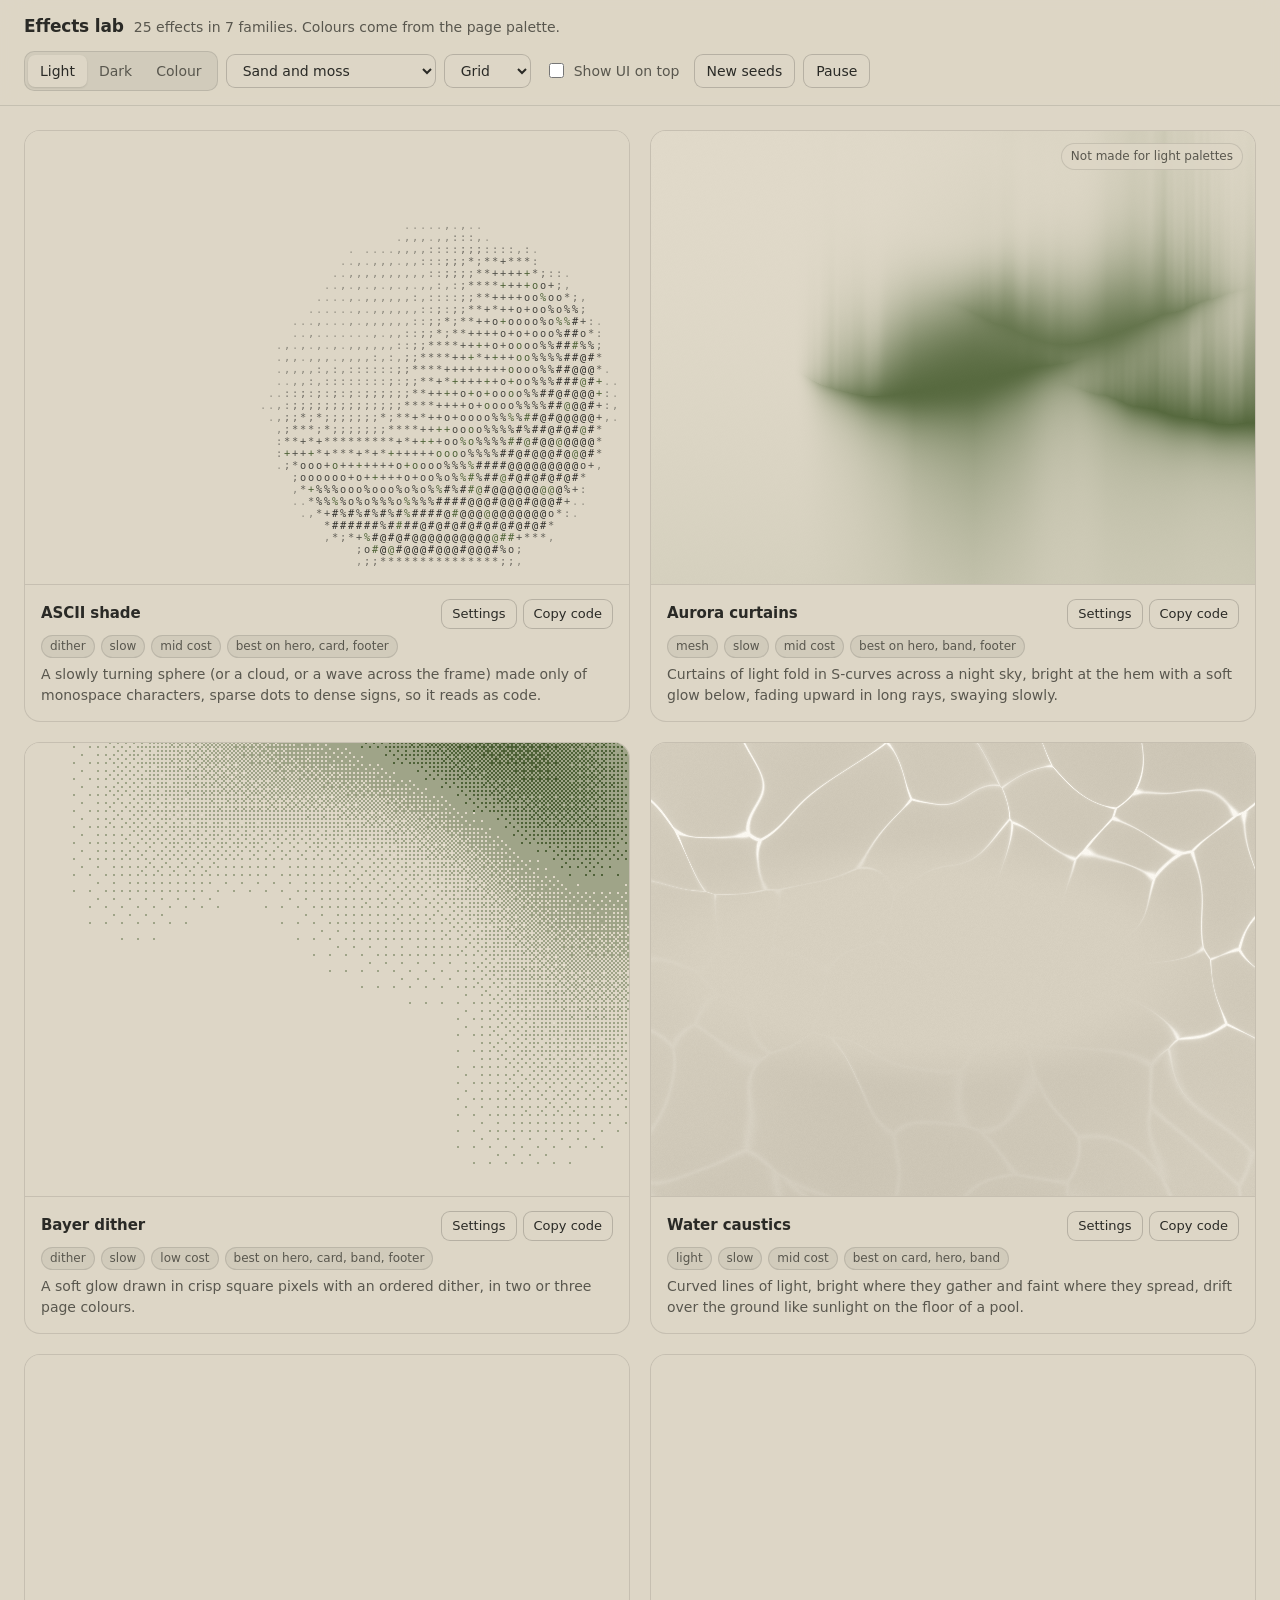
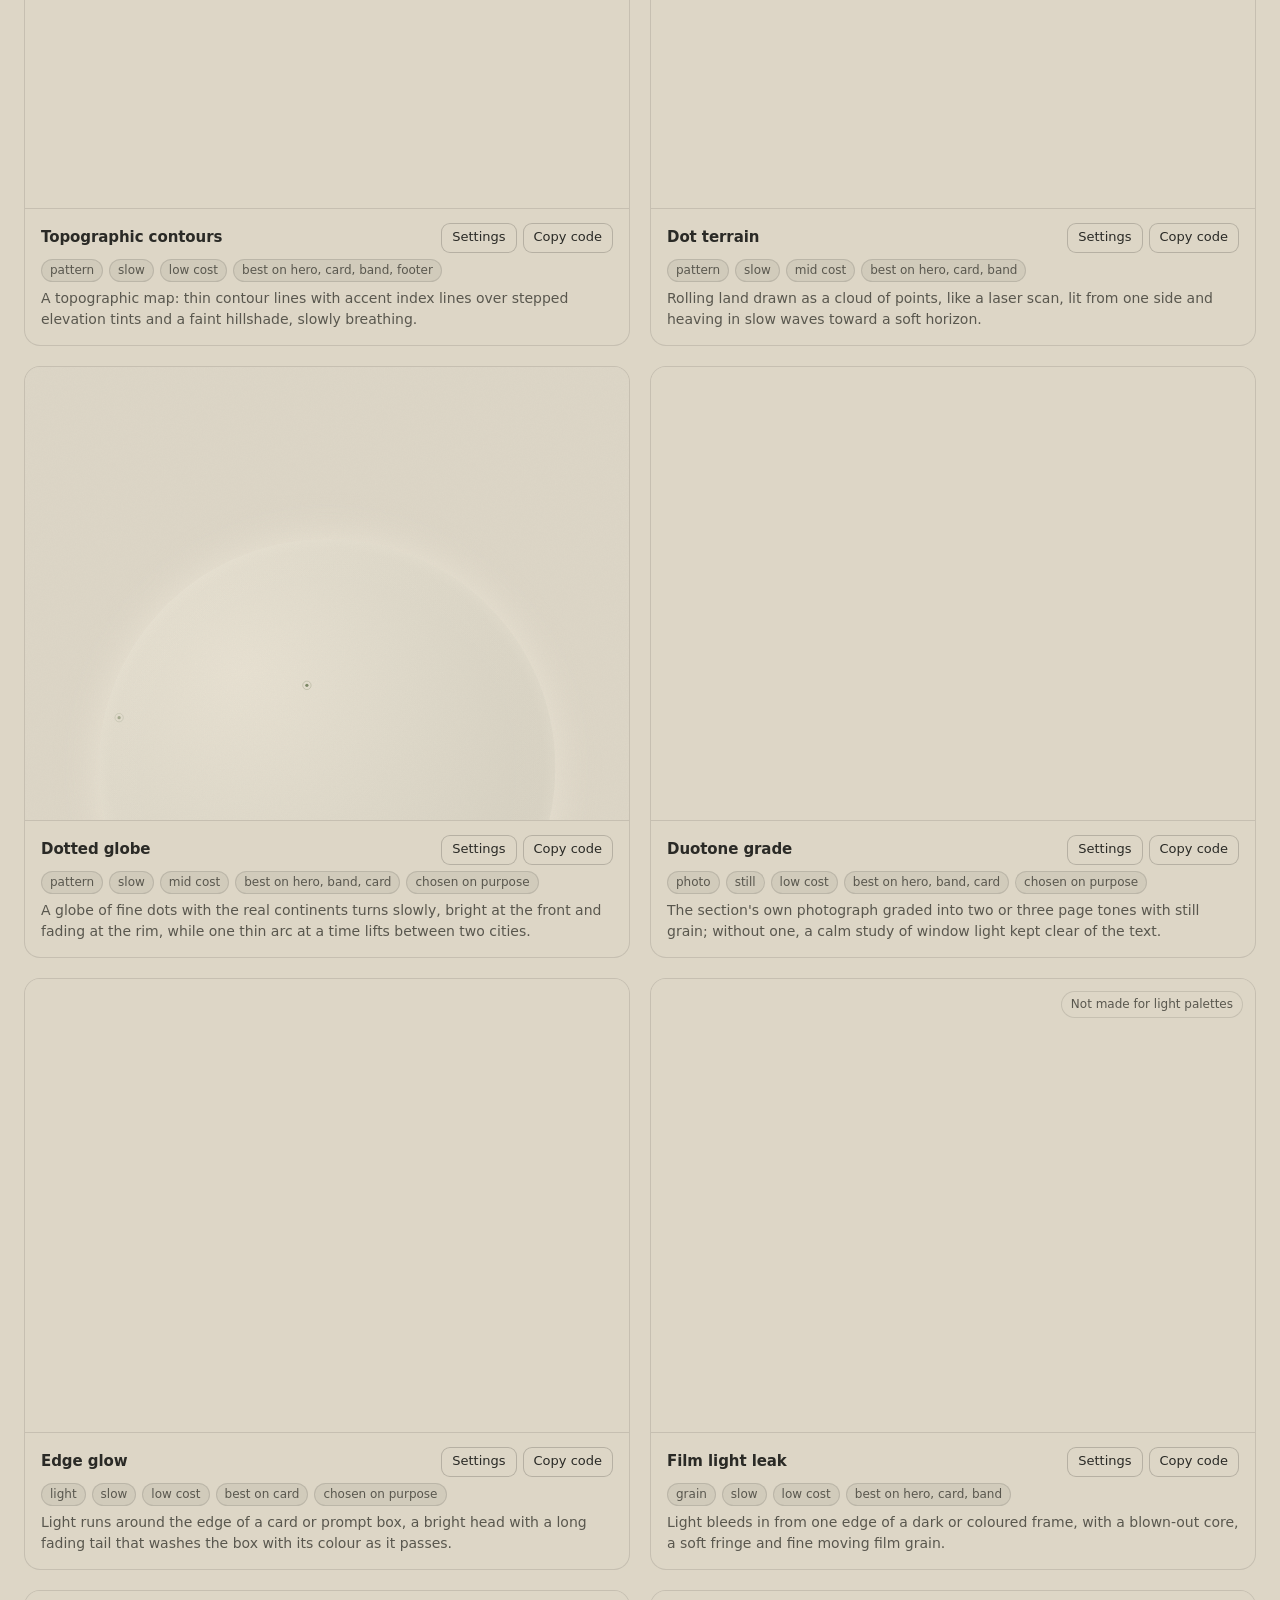
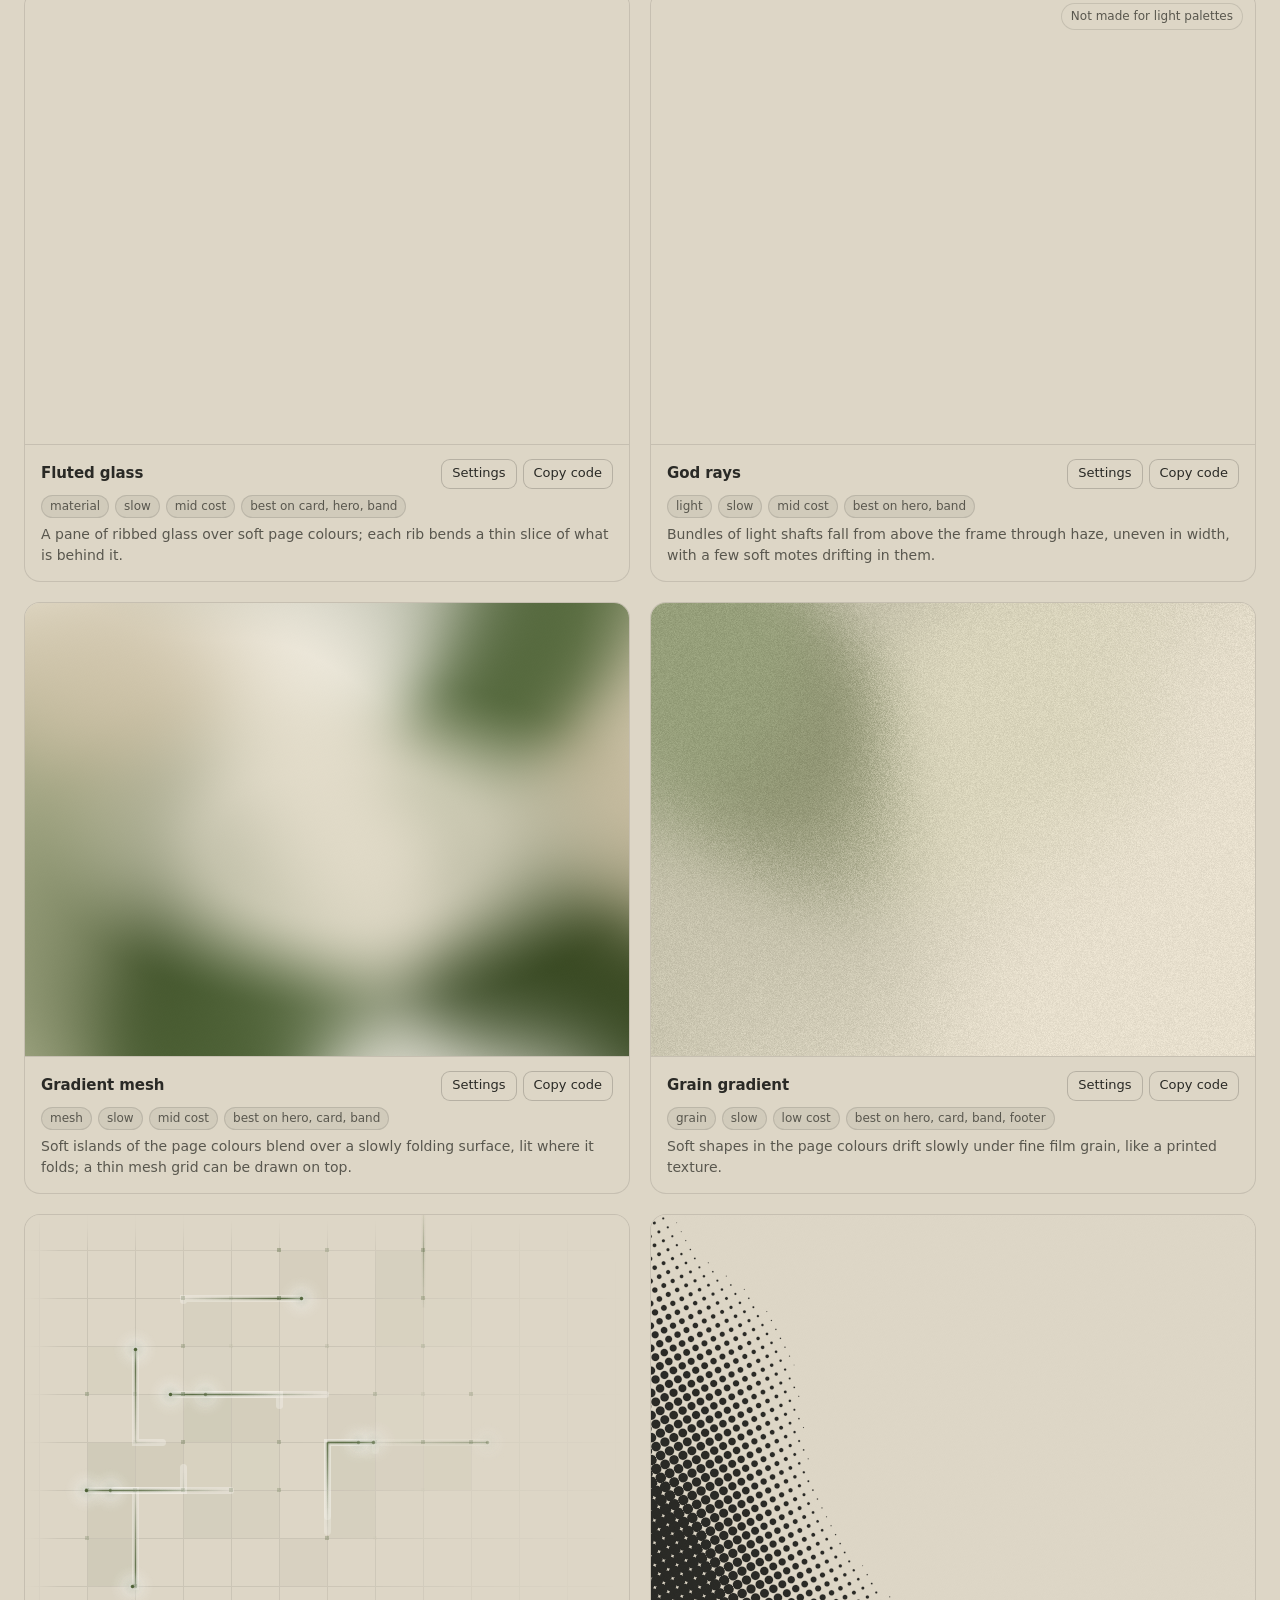
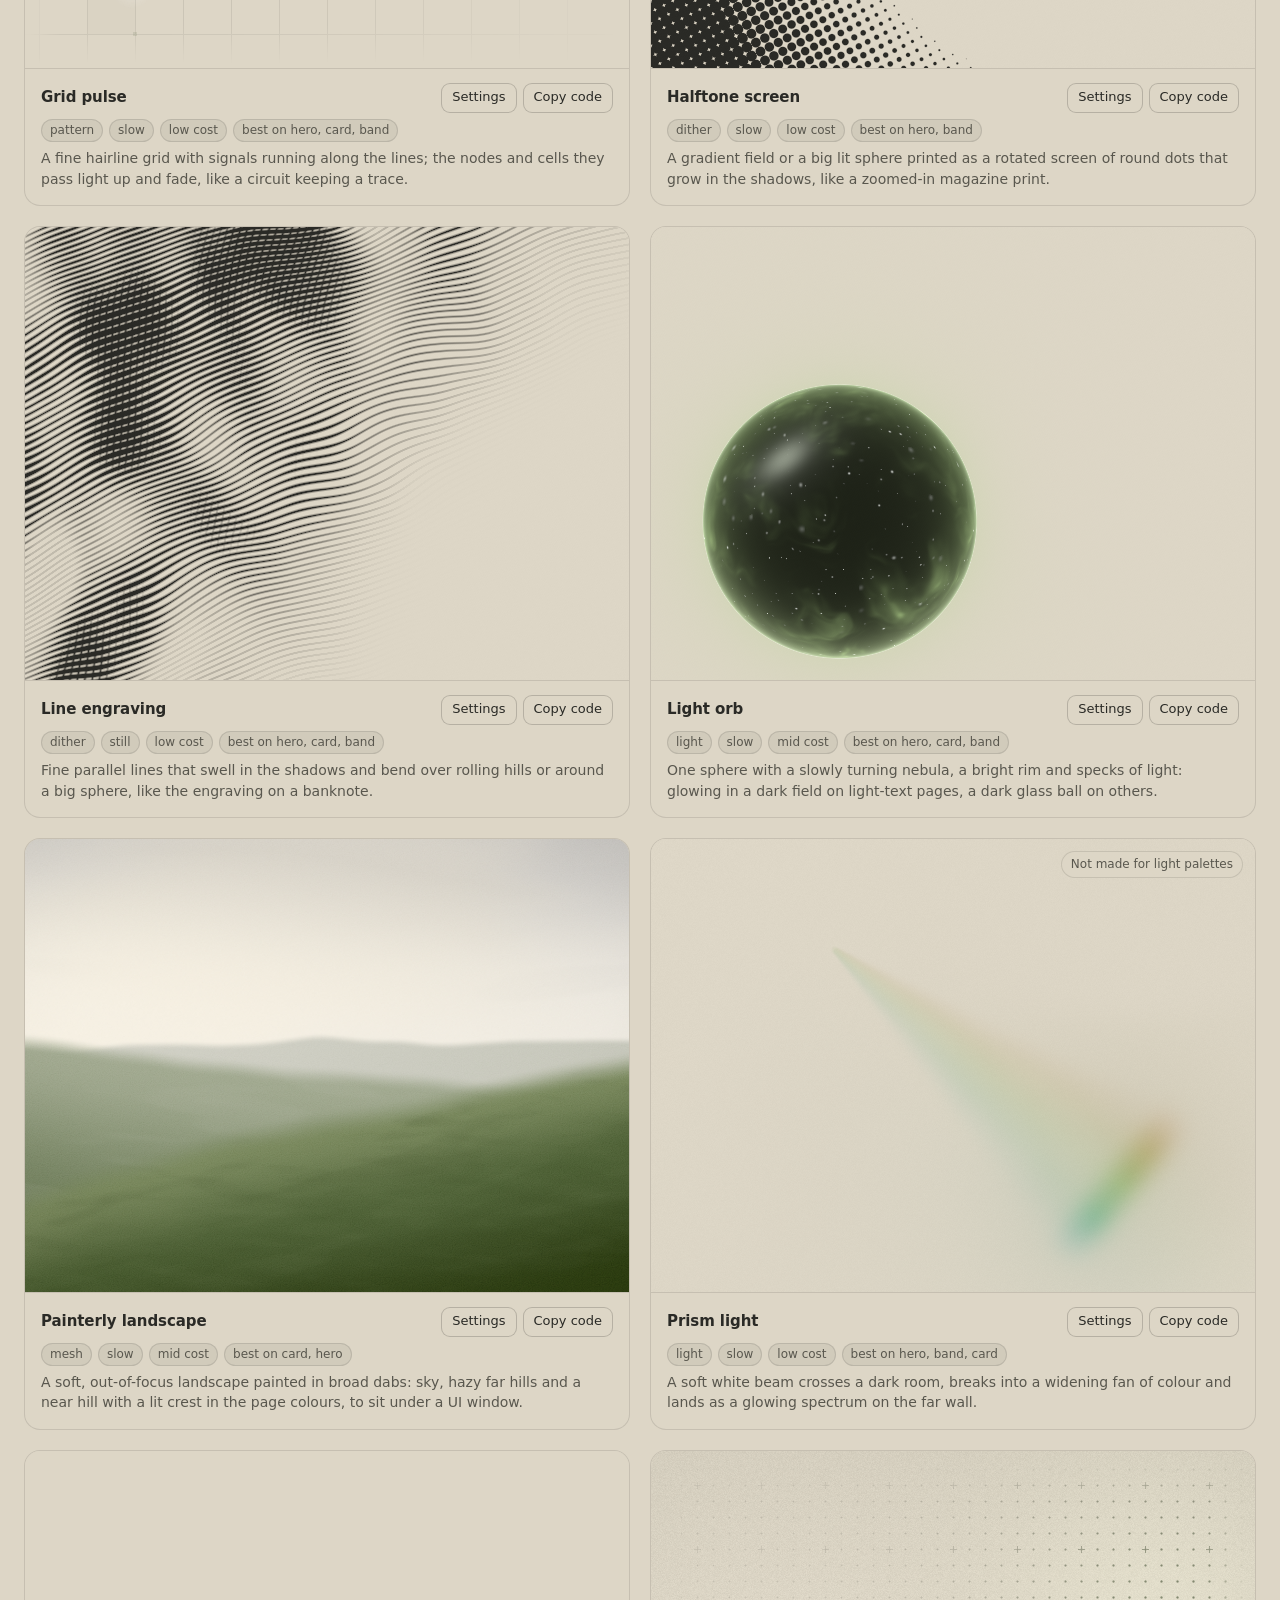
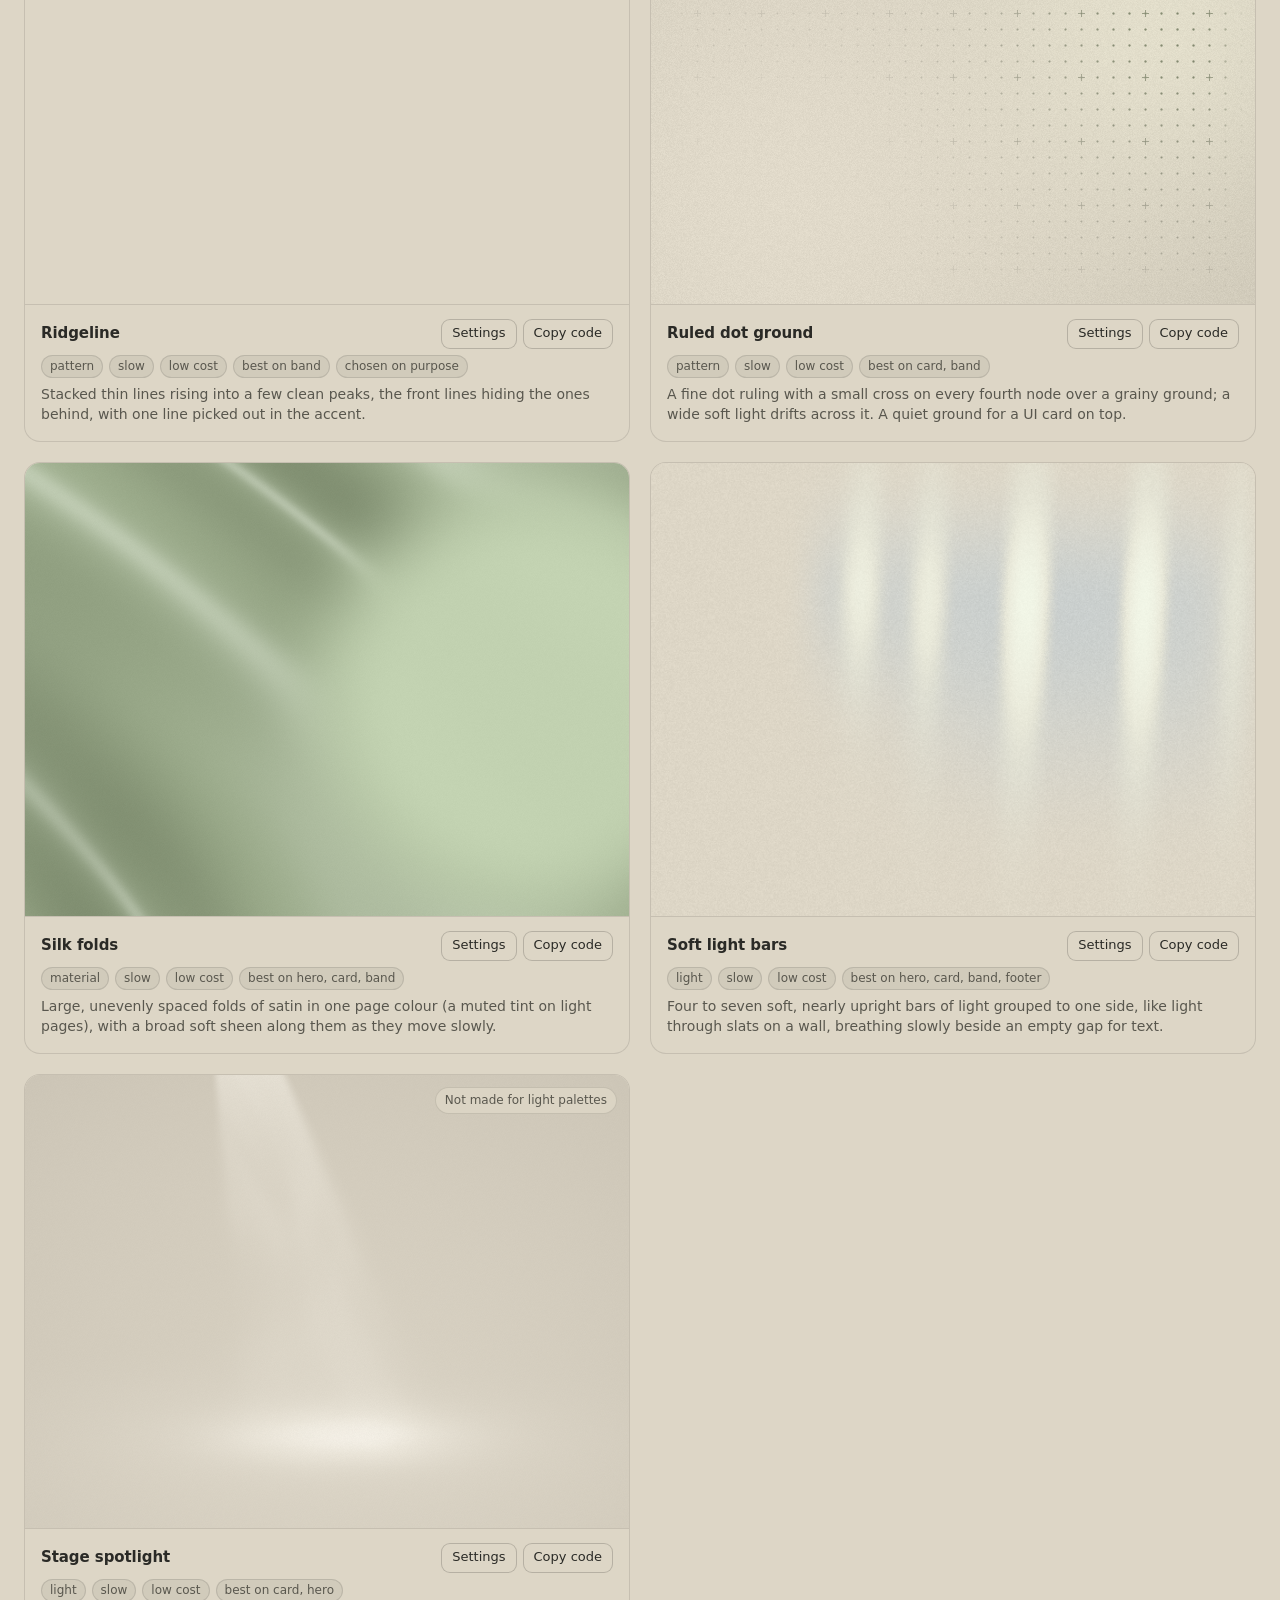
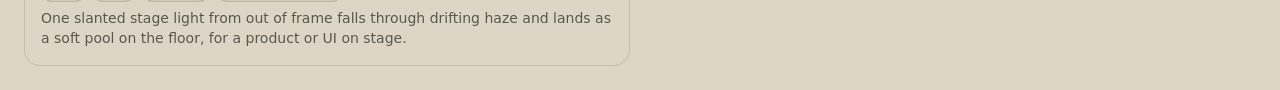
<file: assets/effects/lab.html>
<!doctype html>
<html lang="en">
<head>
<script>window.__tpGlMax = 16;   /* a gallery shows many live effects at once; a page of a site keeps the default 4 (fx.js) */</script>
<meta charset="utf-8">
<meta name="viewport" content="width=device-width, initial-scale=1">
<title>Effects lab</title>
<link rel="icon" href="data:,">
<style>
  :root {
    --bg: #ddd6c6; --surface: #d2cab8; --ink: #2a2a26; --muted: #59574e; --accent: #4f6238; --accent-ink: #ffffff;
    --line: color-mix(in oklab, var(--ink) 13%, transparent);
    --line-strong: color-mix(in oklab, var(--ink) 22%, transparent);
    --chip: color-mix(in oklab, var(--ink) 6%, var(--bg));
    --radius: 16px;
    color-scheme: light;
  }
  * { box-sizing: border-box; }
  html { -webkit-text-size-adjust: 100%; }
  body {
    margin: 0; background: var(--bg); color: var(--ink);
    font: 14px/1.45 ui-sans-serif, system-ui, -apple-system, "Segoe UI", Roboto, "Helvetica Neue", Arial, sans-serif;
    -webkit-font-smoothing: antialiased;
  }
  button, select, input { font: inherit; color: inherit; }
  .bar {
    position: sticky; top: 0; z-index: 20;
    display: flex; flex-wrap: wrap; align-items: center; justify-content: space-between; gap: 12px 20px;
    padding: 14px 24px; background: color-mix(in oklab, var(--bg) 90%, transparent);
    backdrop-filter: saturate(1.2) blur(14px); -webkit-backdrop-filter: saturate(1.2) blur(14px);
    border-bottom: 1px solid var(--line);
  }
  .title { display: flex; align-items: baseline; gap: 10px; min-width: 0; }
  .title h1 { margin: 0; font-size: 17px; font-weight: 640; letter-spacing: -0.01em; }
  .title p { margin: 0; color: var(--muted); white-space: nowrap; overflow: hidden; text-overflow: ellipsis; }
  .controls { display: flex; flex-wrap: wrap; align-items: center; gap: 8px; }
  .seg { display: inline-flex; padding: 3px; border-radius: 10px; background: var(--chip); border: 1px solid var(--line); }
  .seg button { border: 0; background: transparent; padding: 6px 12px; border-radius: 7px; cursor: pointer; color: var(--muted); }
  .seg button[aria-pressed="true"] { background: var(--bg); color: var(--ink); box-shadow: 0 1px 2px color-mix(in oklab, var(--ink) 14%, transparent); }
  .btn, select {
    height: 34px; padding: 0 12px; border-radius: 9px; border: 1px solid var(--line-strong); background: var(--bg);
    cursor: pointer; display: inline-flex; align-items: center; gap: 6px;
  }
  .btn:hover, select:hover { border-color: color-mix(in oklab, var(--ink) 35%, transparent); }
  .btn.primary { background: var(--ink); color: var(--bg); border-color: var(--ink); }
  label.check { display: inline-flex; align-items: center; gap: 7px; padding: 0 6px; cursor: pointer; color: var(--muted); }
  label.check input { accent-color: var(--accent); width: 15px; height: 15px; }
  select { max-width: 210px; }

  .grid {
    display: grid; gap: 20px; padding: 24px; max-width: 1680px; margin: 0 auto;
    grid-template-columns: repeat(auto-fit, minmax(min(100%, 400px), 1fr));
  }
  body[data-layout="wide"] .grid { grid-template-columns: 1fr; max-width: 1280px; }
  body[data-layout="hero"] .grid { grid-template-columns: 1fr; max-width: none; padding: 0; gap: 0; }
  .tile { border: 1px solid var(--line); border-radius: var(--radius); overflow: hidden; background: var(--bg); display: flex; flex-direction: column; min-width: 0; }
  body[data-layout="hero"] .tile { border-radius: 0; border-width: 0 0 1px; }
  .stage { position: relative; aspect-ratio: 4 / 3; overflow: hidden; }
  body[data-layout="wide"] .stage { aspect-ratio: 16 / 9; }
  body[data-layout="hero"] .stage { aspect-ratio: auto; height: 100vh; min-height: 560px; }
  .stage[data-unfit]::after {
    content: attr(data-unfit); position: absolute; top: 12px; right: 12px; padding: 4px 9px; border-radius: 999px;
    font-size: 12px; background: color-mix(in oklab, var(--bg) 85%, transparent); color: var(--muted); border: 1px solid var(--line);
  }

  /* sample content that sits on the effect */
  .sample { position: absolute; inset: 0; display: none; pointer-events: none; }
  body[data-ui="1"] .sample { display: block; }
  .sample-card {
    position: absolute; left: 22px; bottom: 22px; width: min(232px, calc(100% - 44px));
    display: grid; grid-template-columns: 36px 1fr; gap: 10px; align-items: center;
    padding: 12px 14px 12px 12px; border-radius: 12px; background: var(--surface); color: var(--ink);
    box-shadow: 0 1px 1px color-mix(in oklab, var(--ink) 8%, transparent), 0 10px 30px -12px rgb(0 0 0 / 0.3);
    border: 1px solid color-mix(in oklab, var(--ink) 8%, transparent);
  }
  .sample-card .ic {
    width: 36px; height: 36px; border-radius: 8px; background: var(--bg);
    background-image: radial-gradient(color-mix(in oklab, var(--ink) 55%, transparent) 1.1px, transparent 1.4px);
    background-size: 6px 6px; background-position: 3px 3px; border: 1px solid var(--line);
  }
  .sample-card b { display: block; font-size: 13px; font-weight: 600; }
  .sample-card span { display: block; font-size: 12px; color: var(--muted); font-variant-numeric: tabular-nums; }
  .sample-card .track { grid-column: 1 / -1; height: 4px; border-radius: 4px; background: color-mix(in oklab, var(--ink) 12%, transparent); position: relative; }
  .sample-card .track i { position: absolute; inset: 0 45% 0 0; border-radius: inherit; background: var(--accent); }
  .sample-head { position: absolute; left: 24px; top: 22px; right: 24px; color: var(--ink); }
  .sample-head b { display: block; font-size: clamp(18px, 2.2vw, 30px); font-weight: 640; letter-spacing: -0.02em; line-height: 1.1; max-width: 16ch; }
  .sample-head span { display: block; margin-top: 6px; color: var(--muted); max-width: 34ch; }
  body[data-layout="hero"] .sample-head { left: 48px; top: auto; bottom: 30vh; }
  body[data-layout="hero"] .sample-head b { font-size: clamp(36px, 5vw, 72px); }
  body[data-layout="hero"] .sample-card { left: 48px; bottom: 48px; }

  /* card layout: a feature card with an inset effect panel and a small UI window on it */
  .card-head { display: none; }
  body[data-layout="card"] .grid { grid-template-columns: repeat(auto-fit, minmax(min(100%, 460px), 1fr)); max-width: 1240px; gap: 16px; }
  body[data-layout="card"] .tile { padding: 22px; border: 0; background: color-mix(in oklab, var(--ink) 4.5%, var(--bg)); border-radius: 18px; }
  body[data-layout="card"] .card-head { display: block; }
  .card-head b { display: block; font-size: 15px; font-weight: 620; }
  .card-head p { margin: 4px 0 0; color: var(--muted); max-width: 52ch; }
  body[data-layout="card"] .stage { margin-top: 18px; border-radius: 12px; aspect-ratio: 16 / 10; }
  body[data-layout="card"] .info { display: none; }
  body[data-layout="card"] .sample { display: block; }
  body[data-layout="card"] .sample-head, body[data-layout="card"] .sample-card { display: none; }
  .window { display: none; }
  body[data-layout="card"] .window {
    display: block; position: absolute; left: 50%; top: 54%; transform: translate(-50%, -50%); width: 64%;
    border-radius: 10px; background: var(--surface); color: var(--ink);
    box-shadow: 0 1px 0 color-mix(in oklab, var(--ink) 6%, transparent), 0 18px 40px -16px rgb(0 0 0 / 0.35);
    border: 1px solid color-mix(in oklab, var(--ink) 10%, transparent); overflow: hidden; font-size: 12px;
  }
  .window .wbar { display: flex; align-items: center; gap: 5px; padding: 8px 10px; border-bottom: 1px solid var(--line); }
  .window .wbar i { width: 7px; height: 7px; border-radius: 50%; background: color-mix(in oklab, var(--ink) 22%, transparent); }
  .window .wbar span { margin-left: 8px; color: var(--muted); }
  .window .wbody { padding: 12px 12px 14px; display: grid; gap: 8px; }
  .window .wrow { display: flex; align-items: center; justify-content: space-between; gap: 10px; }
  .window .wrow em { font-style: normal; color: var(--muted); font-variant-numeric: tabular-nums; }
  .window .wbtn { justify-self: start; margin-top: 2px; padding: 5px 10px; border-radius: 7px; background: var(--accent); color: var(--accent-ink); font-weight: 600; }
  .info { padding: 14px 16px 16px; display: grid; gap: 4px; border-top: 1px solid var(--line); }
  body[data-layout="hero"] .info { display: none; }
  .info-top { display: flex; align-items: center; justify-content: space-between; gap: 12px; }
  .info h2 { margin: 0; font-size: 15px; font-weight: 620; letter-spacing: -0.005em; }
  .tags { display: flex; flex-wrap: wrap; gap: 6px; margin: 2px 0 2px; }
  .tags span { font-size: 12px; padding: 2px 8px; border-radius: 999px; background: var(--chip); color: var(--muted); border: 1px solid var(--line); }
  .look { margin: 0; color: var(--muted); }
  .actions { display: flex; gap: 6px; flex: none; }
  .actions .btn { height: 30px; padding: 0 10px; font-size: 13px; }

  .params { display: none; padding: 4px 16px 16px; gap: 10px 18px; grid-template-columns: repeat(auto-fill, minmax(170px, 1fr)); }
  .tile.open .params { display: grid; }
  .param { display: grid; gap: 4px; }
  .param label { display: flex; justify-content: space-between; font-size: 12px; color: var(--muted); }
  .param output { color: var(--ink); font-variant-numeric: tabular-nums; }
  .param input[type=range] { width: 100%; accent-color: var(--ink); margin: 0; }
  .params .row { grid-column: 1 / -1; display: flex; gap: 8px; align-items: center; }
  .params .row input { width: 90px; height: 30px; border-radius: 8px; border: 1px solid var(--line-strong); background: var(--bg); padding: 0 8px; }

  .empty { padding: 80px 24px; text-align: center; color: var(--muted); }
  .toast {
    position: fixed; left: 50%; bottom: 24px; transform: translate(-50%, 20px); opacity: 0; pointer-events: none;
    background: var(--ink); color: var(--bg); padding: 9px 14px; border-radius: 10px; transition: .25s ease; z-index: 30;
  }
  .toast.on { opacity: 1; transform: translate(-50%, 0); }
  @media (max-width: 640px) {
    .bar { padding: 12px 16px; }
    .grid { padding: 16px; gap: 16px; }
    .title p { display: none; }
  }
</style>
</head>
<body data-layout="grid">
<header class="bar">
  <div class="title">
    <h1>Effects lab</h1>
    <p id="count"></p>
  </div>
  <div class="controls">
    <div class="seg" role="group" aria-label="Palette type">
      <button type="button" data-kind="light">Light</button>
      <button type="button" data-kind="dark">Dark</button>
      <button type="button" data-kind="colour">Colour</button>
    </div>
    <select id="pal" aria-label="Palette"></select>
    <select id="layout" aria-label="Layout"><option value="grid">Grid</option><option value="card">Cards</option><option value="wide">Wide</option><option value="hero">Hero</option></select>
    <label class="check"><input type="checkbox" id="ui"> Show UI on top</label>
    <button type="button" class="btn" id="reseed">New seeds</button>
    <button type="button" class="btn" id="pause">Pause</button>
  </div>
</header>
<main class="grid" id="grid"></main>
<div class="toast" id="toast" role="status"></div>
<script id="palettes" type="application/json">[{"id":"white-link-blue","name":"Sheet and biro","bg":"#ffffff","surface":"#f4f4f4","ink":"#111111","muted":"#6b6b6b","accent":"#1a4be0","accentInk":"#ffffff"},{"id":"cool-white-slate","name":"Frost and slate","bg":"#f7f9fa","surface":"#ecf0f2","ink":"#1f3038","muted":"#5d6b72","accent":"#0d7480","accentInk":"#ffffff"},{"id":"rose-grey-green","name":"Rose grey, green","bg":"#ebe5e3","surface":"#e1dad7","ink":"#2b2622","muted":"#6a615d","accent":"#0f7d45","accentInk":"#ffffff"},{"id":"paper-grey-brass","name":"Newsprint and brass","bg":"#e8e8e3","surface":"#dcdcd6","ink":"#181715","muted":"#63625c","accent":"#bfb21a","accentInk":"#181715"},{"id":"stone-blueprint","name":"Stone and blueprint","bg":"#dfdedb","surface":"#d3d2ce","ink":"#26251e","muted":"#5f5d55","accent":"#2456d6","accentInk":"#ffffff"},{"id":"white-navy-tab","name":"Navy on white","bg":"#ffffff","surface":"#f4f4f2","ink":"#1f2b4d","muted":"#6a7186","accent":"#f7941d","accentInk":"#1f2b4d"},{"id":"three-stones","name":"Three stones","bg":"#eeecea","surface":"#e4e1dd","ink":"#333231","muted":"#6b6763","accent":"#5c6b54","accentInk":"#ffffff"},{"id":"putty-black-teal","name":"Putty and black","bg":"#dedad3","surface":"#d3cec6","ink":"#0a0a0a","muted":"#5c5852","accent":"#256f82","accentInk":"#ffffff"},{"id":"moss-sand","name":"Sand and moss","bg":"#ddd6c6","surface":"#d2cab8","ink":"#2a2a26","muted":"#59574e","accent":"#4f6238","accentInk":"#ffffff"},{"id":"green-mat-chocolate","name":"Bone, green, chocolate","bg":"#e5e1d8","surface":"#dad5ca","ink":"#2a1d17","muted":"#6b5b51","accent":"#456f3a","accentInk":"#ffffff"},{"id":"lunar-grey-bronze","name":"Lunar and bronze","bg":"#111111","surface":"#1c1c1c","ink":"#f2f2f2","muted":"#8f8f8f","accent":"#a08672","accentInk":"#111111"},{"id":"blue-black-cornflower","name":"Night and sky blue","bg":"#0a0d14","surface":"#131824","ink":"#e9edf3","muted":"#8891a1","accent":"#5ab9fc","accentInk":"#0a0d14"},{"id":"green-black-bone","name":"Green-black and bone","bg":"#161c1a","surface":"#1f2725","ink":"#e3e2da","muted":"#8e948d","accent":"#9fc7b8","accentInk":"#161c1a"},{"id":"black-crimson","name":"Black and crimson","bg":"#0a0a0a","surface":"#151515","ink":"#efefef","muted":"#8c8c8c","accent":"#b11226","accentInk":"#ffffff"},{"id":"forest-pale-lime","name":"Forest and lime","bg":"#0f1f10","surface":"#162a17","ink":"#ffffff","muted":"#9aa39a","accent":"#c6f19d","accentInk":"#0f1f10"},{"id":"charcoal-room-sage","name":"Charcoal and sage","bg":"#1c1c1c","surface":"#262626","ink":"#f1f1ef","muted":"#9a9b96","accent":"#8fa68e","accentInk":"#1c1c1c"},{"id":"warm-black-gold","name":"Warm black, gold","bg":"#0c0a08","surface":"#181512","ink":"#ffffff","muted":"#8f8a84","accent":"#c9a45a","accentInk":"#0c0a08"},{"id":"graphite-safety-orange","name":"Graphite and orange","bg":"#18191b","surface":"#222427","ink":"#eff0f1","muted":"#9c9ea3","accent":"#ff4a1f","accentInk":"#18191b"},{"id":"soot-pale-lime","name":"Soot and lime","bg":"#0f0f0f","surface":"#1a1a1a","ink":"#ffffff","muted":"#8f8f8f","accent":"#dafa9c","accentInk":"#0f0f0f"},{"id":"plum-black-pink","name":"Plum-black and pink","bg":"#0d060b","surface":"#1b0e17","ink":"#ffffff","muted":"#9a8f97","accent":"#ff488b","accentInk":"#0d060b"},{"id":"white-signal-red","name":"Signal red, white","bg":"#ffffff","surface":"#f2f2f2","ink":"#0a0a0a","muted":"#6b6b6b","accent":"#d92b21","accentInk":"#ffffff"},{"id":"white-mint-tiles","name":"Greys and mint","bg":"#ffffff","surface":"#f3f3f3","ink":"#232323","muted":"#6e6e6e","accent":"#a1ffcb","accentInk":"#232323"},{"id":"cool-grey-cobalt","name":"Cool grey, cobalt","bg":"#eef0f3","surface":"#e2e5ea","ink":"#0b0c0e","muted":"#5d6470","accent":"#1f2de6","accentInk":"#ffffff"},{"id":"offwhite-bottle-yellow","name":"Bottle ink, yellow","bg":"#f7f7f7","surface":"#ebebeb","ink":"#0d2a1c","muted":"#5f6b64","accent":"#f6e016","accentInk":"#0d2a1c"},{"id":"teal-on-paper","name":"Teal on paper","bg":"#f7f9f8","surface":"#ebf0ee","ink":"#06525c","muted":"#2f737d","accent":"#06525c","accentInk":"#f7f9f8"},{"id":"navy-pink","name":"Navy and pink","bg":"#1a2039","surface":"#212846","ink":"#f9a3c0","muted":"#b9879c","accent":"#f9a3c0","accentInk":"#1a2039"},{"id":"blush-aubergine","name":"Blush and aubergine","bg":"#edccbe","surface":"#e8c2b2","ink":"#351a2b","muted":"#6c4857","accent":"#351a2b","accentInk":"#edccbe"},{"id":"cobalt-on-sand","name":"Cobalt on sand","bg":"#e6dbc7","surface":"#ddd0b9","ink":"#062b8a","muted":"#3a5aa8","accent":"#062b8a","accentInk":"#e6dbc7"},{"id":"oxblood-grey","name":"Oxblood and grey","bg":"#e2e2e2","surface":"#d6d6d6","ink":"#7d0c14","muted":"#7a4a4e","accent":"#7d0c14","accentInk":"#e2e2e2"},{"id":"olive-on-bone","name":"Olive on bone","bg":"#ecebe7","surface":"#e1dfd9","ink":"#38450f","muted":"#5d683a","accent":"#38450f","accentInk":"#ecebe7"},{"id":"burgundy-bubblegum","name":"Burgundy and bubblegum","bg":"#3d0012","surface":"#4d0519","ink":"#ff99d3","muted":"#c77aa0","accent":"#ff99d3","accentInk":"#3d0012"},{"id":"bottle-green-gold","name":"Bottle green, gold","bg":"#133621","surface":"#1a4429","ink":"#f4d96c","muted":"#b3a55e","accent":"#f4d96c","accentInk":"#133621"},{"id":"cobalt-field","name":"Cobalt field","bg":"#0034eb","surface":"#002fd6","ink":"#ffffff","muted":"#dfe4f2","accent":"#e9e34a","accentInk":"#111111"},{"id":"mustard-field","name":"Mustard and black","bg":"#e1ac10","surface":"#cd9d0f","ink":"#0b0b0b","muted":"#4d3d0a","accent":"#24338f","accentInk":"#ffffff"},{"id":"carmine-field","name":"Carmine field","bg":"#9c1220","surface":"#8a101c","ink":"#ffffff","muted":"#f0b9bd","accent":"#ffd9dc","accentInk":"#9c1220"},{"id":"pink-field-lime","name":"Bubblegum and lime","bg":"#ff87ab","surface":"#ff739d","ink":"#0a0a0a","muted":"#6b1f3a","accent":"#def915","accentInk":"#0a0a0a"},{"id":"sky-field-navy","name":"Sky and navy","bg":"#6bb4ee","surface":"#7dbdf0","ink":"#0e1822","muted":"#1b3d5c","accent":"#ff5a1f","accentInk":"#0e1822"},{"id":"orange-field-black","name":"Orange and black","bg":"#ff7a1f","surface":"#ff8633","ink":"#050f16","muted":"#5a2306","accent":"#050f16","accentInk":"#ff7a1f"},{"id":"tobacco-olive","name":"Tobacco and olive","bg":"#472913","surface":"#55321a","ink":"#e4e0cf","muted":"#b39f84","accent":"#525e1b","accentInk":"#e4e0cf"},{"id":"poster-chapters","name":"Poster chapters","bg":"#e6e0d2","surface":"#dcd5c5","ink":"#1a1a1a","muted":"#5f5b52","accent":"#18bc42","accentInk":"#1a1a1a"},{"id":"blue-red-black","name":"Blue, red, black","bg":"#ffffff","surface":"#f3f3f3","ink":"#0a0a0a","muted":"#6b6b6b","accent":"#1f30e0","accentInk":"#ffffff"},{"id":"charcoal-primaries","name":"Charcoal and primaries","bg":"#191919","surface":"#242424","ink":"#ffffff","muted":"#9a9a9a","accent":"#0c7866","accentInk":"#ffffff"},{"id":"ultramarine-yellow","name":"Ultramarine and yellow","bg":"#1423b8","surface":"#1220a6","ink":"#ffffff","muted":"#e4e2d6","accent":"#1fc27a","accentInk":"#0a0a0a"},{"id":"candy-chapters","name":"Candy chapters","bg":"#ffd249","surface":"#f5c63c","ink":"#0a0a0a","muted":"#5e4a0a","accent":"#f53fd6","accentInk":"#0a0a0a"},{"id":"orange-sky-lime","name":"Orange, sky, lime","bg":"#ff8126","surface":"#ff8d3a","ink":"#111111","muted":"#5c2a05","accent":"#de194b","accentInk":"#ffffff"},{"id":"post-red-mustard","name":"Post red, mustard","bg":"#e2dccf","surface":"#d7d0c1","ink":"#2a1110","muted":"#6b524c","accent":"#4a6f84","accentInk":"#ffffff"},{"id":"mint-orange-grey","name":"Grey, mint, orange","bg":"#ffffff","surface":"#f5f5f5","ink":"#000000","muted":"#666666","accent":"#a7ff9c","accentInk":"#000000"},{"id":"report-blocks","name":"Report blocks","bg":"#ffffff","surface":"#f6f6f6","ink":"#000000","muted":"#5f5f5f","accent":"#fe7141","accentInk":"#000000"},{"id":"card-pastels","name":"Card pastels","bg":"#f7f7f5","surface":"#ebebe8","ink":"#000000","muted":"#666662","accent":"#d0106f","accentInk":"#ffffff"},{"id":"mint-pink-accounts","name":"Mint and pink","bg":"#f8f8f8","surface":"#eeeeee","ink":"#0a0a0a","muted":"#6a6a6a","accent":"#1f6b3a","accentInk":"#ffffff"},{"id":"swap-pastels","name":"Swapping pastels","bg":"#c3d7e5","surface":"#d0e0eb","ink":"#141414","muted":"#4a5068","accent":"#0f5257","accentInk":"#ffffff"},{"id":"blush-sage-slate","name":"Blush, sage, slate","bg":"#a6b3bc","surface":"#b2bdc5","ink":"#1c1c1c","muted":"#38424a","accent":"#2c3620","accentInk":"#e3e2da"},{"id":"candy-on-black","name":"Candy on black","bg":"#000000","surface":"#0d0d0d","ink":"#ffffff","muted":"#999999","accent":"#93f1f7","accentInk":"#000000"},{"id":"sky-sand","name":"Sky and sand","bg":"#cbe4f2","surface":"#bcdcee","ink":"#0a0a0a","muted":"#44606e","accent":"#b0298f","accentInk":"#ffffff"},{"id":"studio-grey","name":"Studio grey","bg":"#a8a8aa","surface":"#b4b4b6","ink":"#0e0e0e","muted":"#3a3a3c","accent":"#1f5c49","accentInk":"#ffffff"},{"id":"walnut-tan","name":"Walnut and tan","bg":"#2b2216","surface":"#382d1e","ink":"#e4e2da","muted":"#a39a8b","accent":"#bda38b","accentInk":"#2b2216"}]</script>
<script id="presets" type="application/json">{"light":"moss-sand","dark":"blue-black-cornflower","colour":"cobalt-field"}</script>
<script type="module">
  import fx from './fx.js';

  const q = new URLSearchParams(location.search);
  const PALETTES = JSON.parse(document.getElementById('palettes').textContent);
  const PRESETS = JSON.parse(document.getElementById('presets').textContent);
  const byId = Object.fromEntries(PALETTES.map(p => [p.id, p]));
  const $ = s => document.querySelector(s);
  const grid = $('#grid');

  if (q.has('fallback')) fx.config.forceFallback = true;
  if (q.has('webgl1')) fx.config.forceWebGL1 = true;
  if (q.has('time')) fx.setClock(+q.get('time'));
  document.body.dataset.layout = ['wide', 'hero', 'card'].includes(q.get('layout')) ? q.get('layout') : 'grid';
  $('#layout').value = document.body.dataset.layout;
  $('#layout').addEventListener('change', e => { document.body.dataset.layout = e.target.value; syncUrl(); });
  document.body.dataset.ui = q.get('ui') === '1' ? '1' : '0';
  $('#ui').checked = document.body.dataset.ui === '1';

  let palette = pickPalette(q.get('palette') || 'light');
  let paused = false;
  const tiles = [];

  function pickPalette(key) {
    const id = PRESETS[key] || key;
    return byId[id] || byId[PRESETS.light] || PALETTES[0];
  }
  function applyPalette(p) {
    const r = document.documentElement.style;
    r.setProperty('--bg', p.bg); r.setProperty('--surface', p.surface); r.setProperty('--ink', p.ink);
    r.setProperty('--muted', p.muted); r.setProperty('--accent', p.accent); r.setProperty('--accent-ink', p.accentInk);
    document.documentElement.style.colorScheme = fx.paletteKind(p) === 'light' ? 'light' : 'dark';
    const kind = fx.paletteKind(p);
    for (const b of document.querySelectorAll('.seg button')) b.setAttribute('aria-pressed', String(PRESETS[b.dataset.kind] === p.id));
    $('#pal').value = p.id;
    for (const t of tiles) {
      const fits = t.meta.palettes.includes(kind);
      if (fits) t.stage.removeAttribute('data-unfit'); else t.stage.setAttribute('data-unfit', `Not made for ${kind} palettes`);
      t.ctrl?.setPalette(fx.normalizePalette(p));
    }
  }
  function toast(msg) {
    const el = $('#toast'); el.textContent = msg; el.classList.add('on');
    clearTimeout(toast.t); toast.t = setTimeout(() => el.classList.remove('on'), 1600);
  }
  const fmt = (v, d) => (d.step && d.step >= 1 ? String(Math.round(v)) : (+v).toFixed(2));

  function snippet(t) {
    const p = t.ctrl.params, d = t.meta.params || {};
    const changed = Object.fromEntries(Object.entries(p).filter(([k, v]) => d[k] && v !== d[k].default));
    const attrs = [`data-fx="${t.meta.id}"`, `data-fx-seed="${t.ctrl.seed}"`];
    if (Object.keys(changed).length) attrs.push(`data-fx-params='${JSON.stringify(changed)}'`);
    return `<div ${attrs.join(' ')}></div>`;
  }

  function buildTile(meta, i) {
    const tile = document.createElement('article');
    tile.className = 'tile';
    tile.dataset.id = meta.id;
    tile.innerHTML = `
      <div class="card-head"><b></b><p></p></div>
      <div class="stage">
        <div class="sample" aria-hidden="true">
          <div class="window"><div class="wbar"><i></i><i></i><i></i><span>Settings</span></div>
            <div class="wbody"><div class="wrow"><span>Grain</span><em>0.60</em></div><div class="wrow"><span>Speed</span><em>0.50</em></div><span class="wbtn">Apply</span></div></div>
          <div class="sample-head"><b>A headline sits here</b><span>Secondary text, to check contrast on the effect.</span></div>
          <div class="sample-card"><div class="ic"></div><div><b></b><span></span></div><div class="track"><i></i></div></div>
        </div>
      </div>
      <div class="info">
        <div class="info-top">
          <h2></h2>
          <div class="actions">
            <button type="button" class="btn" data-act="params" aria-expanded="false">Settings</button>
            <button type="button" class="btn" data-act="copy">Copy code</button>
          </div>
        </div>
        <div class="tags"></div>
        <p class="look"></p>
      </div>
      <div class="params"></div>`;
    tile.querySelector('h2').textContent = meta.name;
    tile.querySelector('.card-head b').textContent = meta.name;
    tile.querySelector('.card-head p').textContent = meta.look;
    tile.querySelector('.window .wbar span').textContent = meta.name;
    const wk = Object.keys(meta.params || {}).slice(0, 2);
    tile.querySelectorAll('.window .wrow').forEach((row, n) => {
      const k = wk[n];
      if (!k) { row.remove(); return; }
      row.querySelector('span').textContent = k[0].toUpperCase() + k.slice(1);
      row.querySelector('em').textContent = fmt(meta.params[k].default, meta.params[k]);
    });
    tile.querySelector('.look').textContent = meta.look;
    tile.querySelector('.sample-card b').textContent = meta.name;
    const keys = Object.keys(meta.params || {}).slice(0, 2);
    tile.querySelector('.sample-card span').textContent = keys.map(k => `${k} ${fmt(meta.params[k].default, meta.params[k])}`).join(' · ');
    const tags = [meta.family, meta.motion, `${meta.cost} cost`, `best on ${meta.bestOn.join(', ')}`, ...(meta.random === false ? ['chosen on purpose'] : [])];
    tile.querySelector('.tags').append(...tags.map(s => Object.assign(document.createElement('span'), { textContent: s })));
    const stage = tile.querySelector('.stage');
    const seed = q.has('seed') ? (+q.get('seed') + i * 101) : 1000 + i * 37;
    const t = { meta, tile, stage, seed, ctrl: null };
    tile.querySelector('[data-act="copy"]').addEventListener('click', async () => {
      if (!t.ctrl) return;
      try { await navigator.clipboard.writeText(snippet(t)); toast('Code copied'); }
      catch (_) { prompt('Copy this code', snippet(t)); }
    });
    tile.querySelector('[data-act="params"]').addEventListener('click', e => {
      const open = tile.classList.toggle('open');
      e.currentTarget.setAttribute('aria-expanded', String(open));
    });
    buildParams(t);
    return t;
  }

  function buildParams(t) {
    const box = t.tile.querySelector('.params');
    box.innerHTML = '';
    for (const [k, d] of Object.entries(t.meta.params || {})) {
      const id = `${t.meta.id}-${k}`;
      const row = document.createElement('div');
      row.className = 'param';
      row.innerHTML = `<label for="${id}"><span>${k}</span><output></output></label><input type="range" id="${id}">`;
      const inp = row.querySelector('input'), out = row.querySelector('output');
      inp.min = d.min; inp.max = d.max; inp.step = d.step || (d.max - d.min) / 100; inp.value = d.default;
      out.textContent = fmt(d.default, d);
      inp.addEventListener('input', () => { out.textContent = fmt(+inp.value, d); t.ctrl?.set({ [k]: +inp.value }); });
      box.append(row);
    }
    const row = document.createElement('div');
    row.className = 'row';
    row.innerHTML = `<span>Seed</span><input type="number" min="0" max="9999" step="1"><button type="button" class="btn">Reset</button>`;
    const seedIn = row.querySelector('input');
    seedIn.value = t.seed;
    seedIn.addEventListener('change', () => { t.seed = +seedIn.value || 0; remount(t); });
    row.querySelector('button').addEventListener('click', () => { buildParams(t); remount(t); });
    box.append(row);
  }

  async function remount(t, params) {
    t.ctrl = await fx.mount(t.stage, t.meta.id, { palette: fx.normalizePalette(palette), params: params || currentParams(t), seed: t.seed });
    if (paused) t.ctrl.pause();
    t.tile.querySelector('.params .row input').value = t.seed;
    // the seed may place the calm area and focal point (fx.compose): show the values in use
    for (const [k, d] of Object.entries(t.meta.params || {})) {
      const inp = t.tile.querySelector(`#${t.meta.id}-${k}`);
      if (inp && t.ctrl.params[k] != null) { inp.value = t.ctrl.params[k]; inp.previousElementSibling.querySelector('output').textContent = fmt(t.ctrl.params[k], d); }
    }
  }
  function currentParams(t) {
    const out = {};
    for (const inp of t.tile.querySelectorAll('.param input')) out[inp.id.slice(t.meta.id.length + 1)] = +inp.value;
    return out;
  }

  // controls
  for (const b of document.querySelectorAll('.seg button')) {
    b.addEventListener('click', () => { palette = pickPalette(b.dataset.kind); applyPalette(palette); syncUrl(); });
  }
  const sel = $('#pal');
  const groups = { light: [], dark: [], colour: [] };
  for (const p of PALETTES) groups[fx.paletteKind(p)].push(p);
  for (const [k, list] of Object.entries(groups)) {
    const og = document.createElement('optgroup');
    og.label = k[0].toUpperCase() + k.slice(1);
    for (const p of list) og.append(new Option(p.name, p.id));
    sel.append(og);
  }
  sel.addEventListener('change', () => { palette = pickPalette(sel.value); applyPalette(palette); syncUrl(); });
  $('#ui').addEventListener('change', e => {
    document.body.dataset.ui = e.target.checked ? '1' : '0';
    syncUrl();
    // a page puts the calm area where its text is; with the sample text on, do the same
    const calm = textCalm();
    for (const t of tiles) remount(t, calm ? { ...currentParams(t), ...calm } : {});
  });
  $('#layout').addEventListener('change', () => {
    const calm = textCalm();
    if (calm) for (const t of tiles) remount(t, { ...currentParams(t), ...calm });
  });
  // where the sample headline sits (0..1 of the frame), or null when no text is on the effect
  function textCalm() {
    const layout = document.body.dataset.layout;
    if (document.body.dataset.ui !== '1' || layout === 'card') return null;
    return layout === 'hero' ? { calmX: 0.2, calmY: 0.62 } : { calmX: 0.2, calmY: 0.18 };
  }
  $('#reseed').addEventListener('click', () => {
    for (const t of tiles) { t.seed = Math.floor(Math.random() * 10000); remount(t); }
  });
  $('#pause').addEventListener('click', e => {
    paused = !paused;
    e.currentTarget.textContent = paused ? 'Play' : 'Pause';
    for (const t of tiles) paused ? t.ctrl?.pause() : t.ctrl?.resume();
  });
  function syncUrl() {
    const u = new URL(location.href);
    u.searchParams.set('palette', palette.id);
    if (document.body.dataset.ui === '1') u.searchParams.set('ui', '1'); else u.searchParams.delete('ui');
    if (document.body.dataset.layout !== 'grid') u.searchParams.set('layout', document.body.dataset.layout); else u.searchParams.delete('layout');
    history.replaceState(null, '', u);
  }

  // load
  let index;
  try { index = await fetch('./index.json', { cache: 'no-store' }).then(r => { if (!r.ok) throw new Error(r.status); return r.json(); }); }
  catch (err) { grid.innerHTML = '<p class="empty">index.json did not load. Run: node scripts/effects.mjs index, and serve this folder over http.</p>'; throw err; }
  let list = index.effects || [];
  const only = (q.get('only') || '').split(',').map(s => s.trim()).filter(Boolean);
  if (only.length) list = only.map(id => list.find(e => e.id === id)).filter(Boolean);
  if (q.get('family')) list = list.filter(e => e.family === q.get('family'));
  const kinds = new Set(list.map(e => e.family));
  $('#count').textContent = `${list.length} effect${list.length === 1 ? '' : 's'} in ${kinds.size} famil${kinds.size === 1 ? 'y' : 'ies'}. Colours come from the page palette.`;
  if (!list.length) grid.innerHTML = '<p class="empty">No effects match.</p>';
  list.forEach((meta, i) => { const t = buildTile(meta, i); tiles.push(t); grid.append(t.tile); });
  applyPalette(palette);
  await Promise.all(tiles.map(t => remount(t, { ...(textCalm() || {}) })));
  document.documentElement.dataset.ready = '1';
</script>
</body>
</html>
</file>
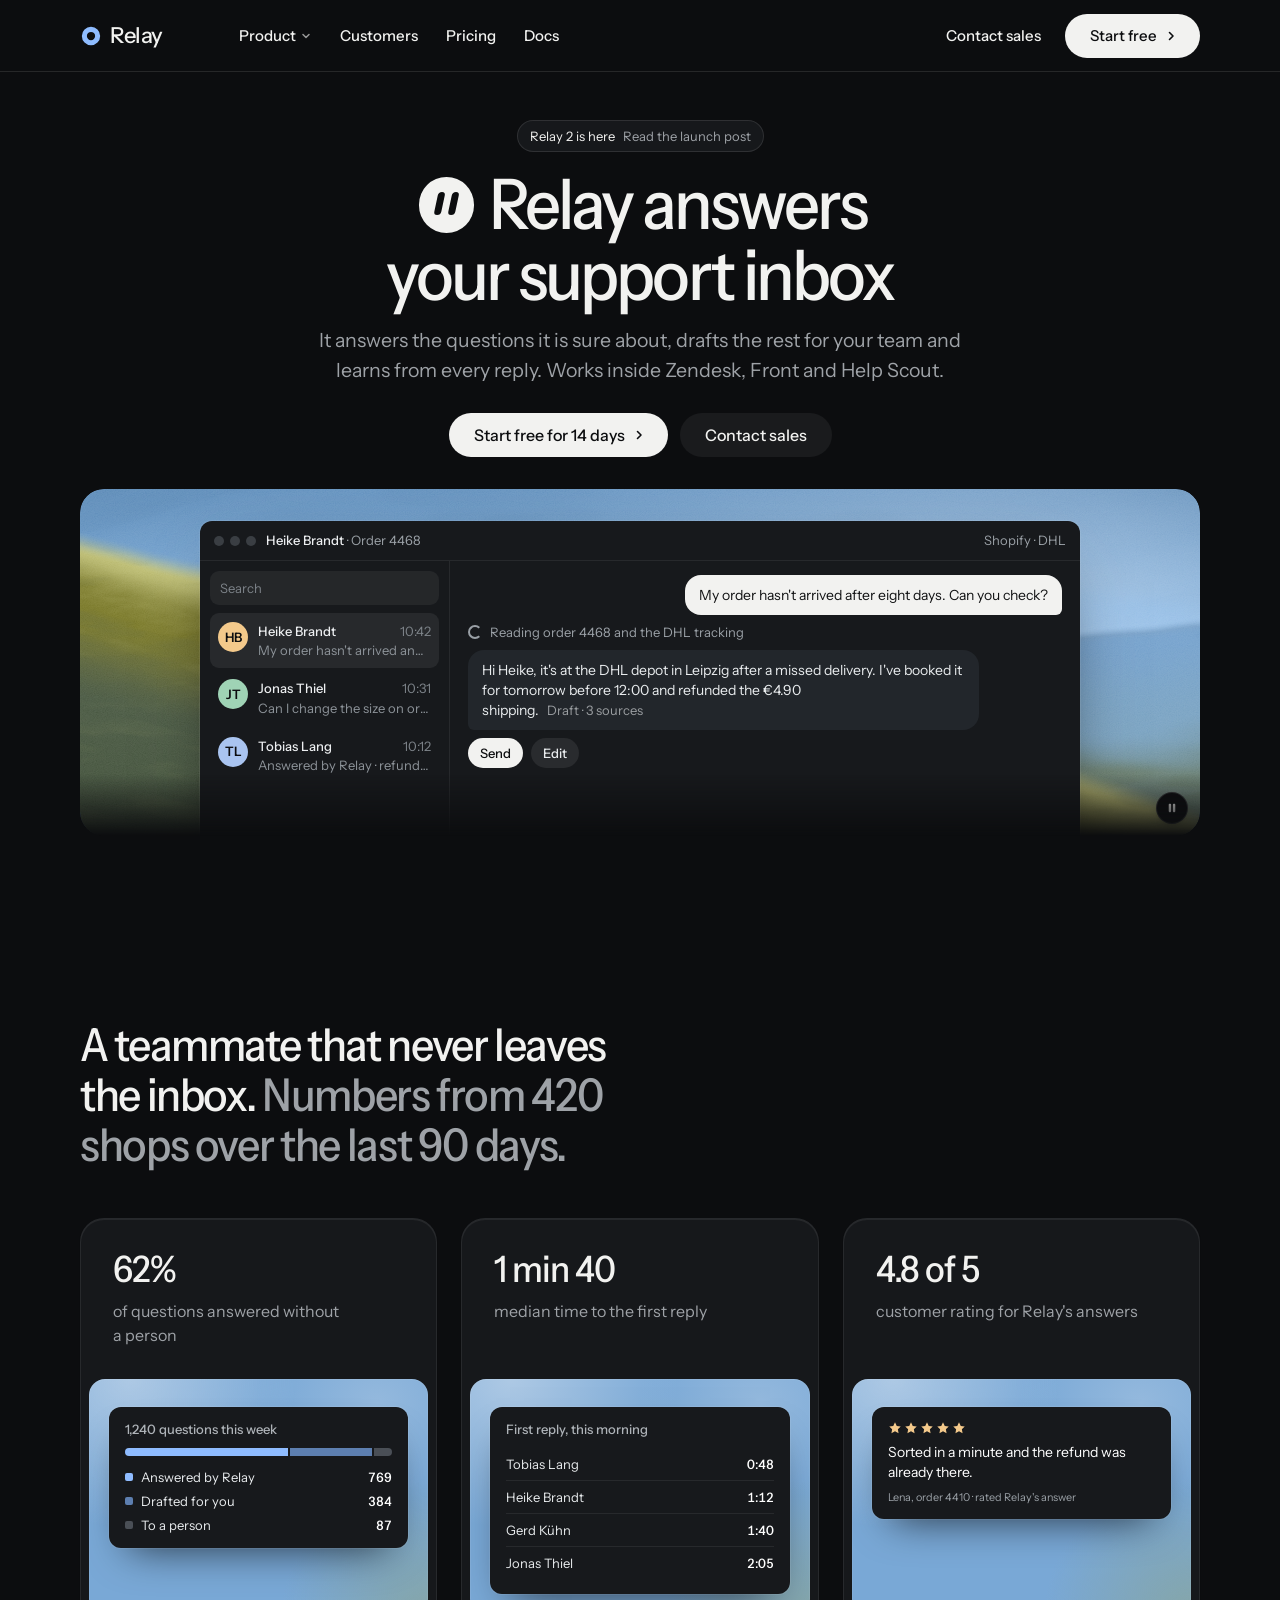
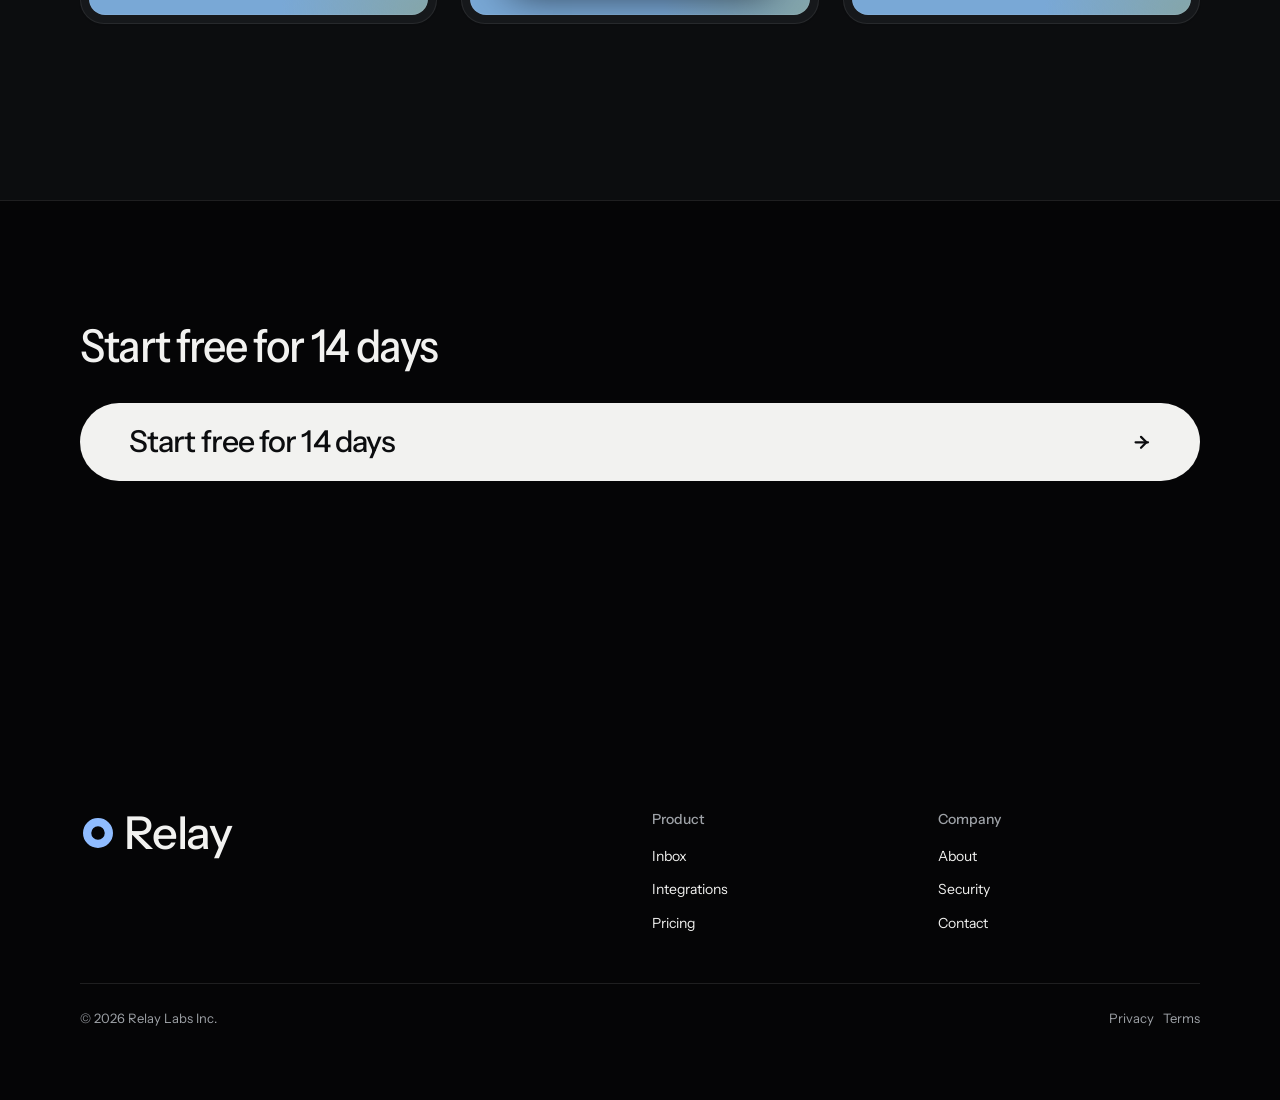
<file: assets/layout/hero-centred.html>
<!doctype html>
<!-- layout v4 demo: hero-centred (references/layout-v4.md, heroes.json "centred"). type: software. fonts: instrument. dark page. ground: painterly-landscape (assets/effects), CSS fallback under it. -->
<html lang="en" data-type="software" data-radius="round" data-ground="painting" data-buttons="pill">
<head>
<meta charset="utf-8">
<meta name="viewport" content="width=device-width, initial-scale=1">
<meta name="site-kind" content="software">
<title>Relay: AI answers for your support inbox</title>
<meta name="description" content="Relay answers the support questions it can, drafts the rest for your team and learns from every reply. From $29 a seat.">
<link rel="preconnect" href="https://fonts.googleapis.com"><link rel="preconnect" href="https://fonts.gstatic.com" crossorigin>
<link href="https://fonts.googleapis.com/css2?family=Instrument+Sans:wdth,wght@75..100,400..700&display=swap" rel="stylesheet">
<link rel="stylesheet" href="../system.css">
<link rel="stylesheet" href="../ui/cards.css">
<link rel="stylesheet" href="layout.css">
<link rel="stylesheet" href="demo.css">
<style>
:root {
  --p-bg: #0c0d0f; --p-surface: #16181b; --p-ink: #f2f2f0; --p-muted: #9ea2a7;
  --p-accent: #8fbcff; --p-accent-ink: #0c0d0f; --p-action: #f2f2f0; --p-action-ink: #0c0d0f;
  --p-inv-bg: #f2f2f0; --p-inv-surface: #e6e6e3; --p-inv-ink: #0c0d0f; --p-inv-muted: #5b5e62;
  --p-inv-accent: #2f6fd6; --p-inv-accent-ink: #ffffff; --p-inv-action: #0c0d0f; --p-inv-action-ink: #f2f2f0;
  --font-display: "Instrument Sans", system-ui, sans-serif; --font-text: "Instrument Sans", system-ui, sans-serif;
  --display-weight: 500; --display-tracking: -0.03em; --display-tracking-xl: -0.042em; --display-stretch: 92%; --ly-scale: 1.04;
}
/* the frame's painted ground when WebGL is not there: sky, far hills, a lit near hill */
.hero__window { background:
  radial-gradient(120% 60% at 70% 118%, #6f7f3a 0 40%, transparent 41%),
  radial-gradient(90% 50% at 10% 108%, #57703f 0 42%, transparent 43%),
  radial-gradient(80% 40% at 60% 92%, #9fb2c4 0 40%, transparent 41%),
  linear-gradient(#5f93cc, #a9c7e4 70%, #c8d6dd); }
.d-win--dark .d-win__body { grid-template-columns: 250px 1fr; min-height: 420px; }
.d-win--dark .d-win__bar b { color: #eceef0; font-weight: 500; } .d-win--dark .d-win__bar .sp { flex: 1; }
/* the exchange stands in the window's top 260px: one-line question, the tool line, a two-line answer, its actions */
.hero__window .d-chat { padding: 14px 18px; gap: 8px; }
.hero__window .d-msg--me small { display: none; }
.hero__window .d-msg--bot { max-width: 86%; }
.hero__window .d-msg--bot small { display: inline; margin: 0 0 0 8px; white-space: nowrap; }
@media (max-width: 639px) { .hero__window .d-win__bar .sp ~ span { display: none; } }
.inbox { border-right: 1px solid rgb(255 255 255 / .07); padding: 10px; display: grid; align-content: start; gap: 2px; }
.inbox .q { height: 34px; margin-bottom: 6px; border-radius: 9px; background: rgb(255 255 255 / .06); display: flex; align-items: center; padding: 0 10px; color: #7d8389; font-size: 13px; }
.inbox .t { display: grid; grid-template-columns: 30px 1fr auto; gap: 1px 10px; padding: 9px 8px; border-radius: 9px; font-size: 13px; }
.inbox .t.is-on { background: rgb(255 255 255 / .07); }
.inbox .t i { grid-row: 1 / span 2; width: 30px; height: 30px; border-radius: 50%; display: grid; place-items: center; font: 600 13px/1 var(--font-text); font-style: normal; color: #0c0d0f; }
.inbox .t b { font-weight: 500; color: #eceef0; } .inbox .t time { color: #7d8389; font-size: 13px; }
.inbox .t span { grid-column: 2 / -1; color: #8d9399; white-space: nowrap; overflow: hidden; text-overflow: ellipsis; }
.convo { display: grid; min-width: 0; align-content: start; }
.d-msg--bot { background: #22262b; color: #e9ecee; }
.acts { display: flex; gap: 8px; } .acts span { height: 30px; padding: 0 12px; border-radius: 99px; display: inline-flex; align-items: center; font-size: 13px; font-weight: 500; background: #f2f2f0; color: #0c0d0f; }
.acts span + span { background: rgb(255 255 255 / .08); color: #e9ecee; }
/* the numbers section: three cards, each number over its own inset panel on the hero's painted ground */
.stat-cards .card { --c-text: var(--muted); }
.stat-cards strong { display: block; font: var(--display-weight) var(--t-stat)/1 var(--font-display); letter-spacing: var(--display-tracking); font-stretch: var(--display-stretch); }
.stat-cards .card > p { margin-top: var(--s-3); }
.stat-cards .panel { --p-h: 236px; background:
  radial-gradient(120% 60% at 70% 118%, #6f7f3a 0 40%, transparent 41%),
  radial-gradient(90% 50% at 10% 108%, #57703f 0 42%, transparent 43%),
  linear-gradient(#5f93cc, #a9c7e4 70%, #c8d6dd); }
.stat-cards .panel::before { display: none; }
.stat-cards .stage > .at-rise { --ax: 20px; --ay: 28px; --fit-max: 300px; }
.d-pane { background: #17191c; color: #e9ecee; border-radius: 12px; padding: 14px 16px; font: 400 13px/1.4 var(--font-text); box-shadow: 0 0 0 1px rgb(255 255 255 / .08), 0 20px 40px -20px rgb(0 0 0 / .7); }
.d-pane h5 { margin: 0 0 10px; font: 500 13px/1.3 var(--font-text); color: #aeb3b8; }
.d-split { display: flex; height: 8px; border-radius: 99px; overflow: hidden; gap: 2px; margin-bottom: 12px; }
.d-split i { display: block; height: 100%; } .d-legend { display: grid; gap: 6px; }
.d-legend span { display: flex; align-items: center; gap: 8px; } .d-legend span::before { content: ""; width: 8px; height: 8px; border-radius: 2px; background: var(--c); }
.d-legend b { margin-left: auto; font-weight: 500; color: #fff; font-variant-numeric: tabular-nums; }
.d-times { display: grid; } .d-times span { display: flex; justify-content: space-between; padding: 7px 0; border-top: 1px solid rgb(255 255 255 / .07); }
.d-times span:first-child { border-top: 0; } .d-times b { font-weight: 500; color: #fff; font-variant-numeric: tabular-nums; }
.d-quote { margin: 0; font-size: 14px; color: #fff; } .d-quote + small { display: block; margin-top: 8px; color: #9aa0a6; }
.d-stars { display: flex; gap: 2px; margin-bottom: 8px; color: #f3c98b; } .d-stars svg { width: 14px; height: 14px; }
/* three cards across from 1024 (their fragments are made to fit a 220px panel, so the kit's 1024-1279
   two-up rule for span-4 panels is not needed: these cards carry no span class); text beside the panel
   from 640 to 1023; stacked with a 148px panel on a phone: the section stays one screen (1.3 at most) */
.stat-cards > .card { grid-column: 1 / -1; }
@media (min-width: 1024px) { .stat-cards > .card { grid-column: auto / span 4; } }
@media (min-width: 640px) and (max-width: 1023px) {
  .stat-cards > .card { display: grid; grid-template-columns: minmax(0, 5fr) minmax(0, 7fr); grid-auto-rows: min-content; column-gap: var(--s-6); align-content: start; }
  .stat-cards > .card > :not(.panel) { grid-column: 1; }
  .stat-cards > .card > .panel { grid-column: 2; grid-row: 1 / span 4; --p-h: 208px; margin: calc(var(--c-gap) - var(--c-pad)) calc(var(--c-gap) - var(--c-pad)) calc(var(--c-gap) - var(--c-pad)) 0; border-radius: calc(var(--c-r) - var(--c-gap)); }
}
@media (max-width: 639px) { .stat-cards .panel { --p-h: 148px; } .stage > .at-rise { --ay-sm: 20px; } .stat-cards > .card > .panel { margin-top: var(--s-5); } }
@media (max-width: 639px) { .d-win--dark .d-win__body { grid-template-columns: 1fr; } .inbox { display: none; } .hero__window .d-chat { font-size: 13px; padding: 12px 14px; } }
/* a phone keeps the exchange inside the frame (its draft note and the tool line go, so the whole answer ends
   above the fade) and two of the four times in the 148px panel */
@media (max-width: 639px) { .hero__window .d-msg--bot small, .hero__window .d-tool { display: none; } .stat-cards .d-times span:nth-child(n+3) { display: none; } }
</style>
</head>
<body>
<header class="nav">
  <div class="wrap nav__bar">
    <a class="nav__logo" href="#top"><span class="mark" data-mark="ring" aria-hidden="true"></span>Relay</a>
    <nav class="nav__links" aria-label="Main">
      <div class="nav__item">
        <a class="nav__link" href="#numbers">Product <svg class="chev" viewBox="0 0 12 12" aria-hidden="true"><path d="M3 4.5l3 3 3-3" fill="none" stroke="currentColor" stroke-width="1.5" stroke-linecap="round" stroke-linejoin="round"/></svg></a>
        <div class="nav__menu">
          <div class="wrap grid">
            <div class="menu-col span-3"><p class="t-label">Inbox</p><a href="#numbers">Answers<span>Sent when Relay is sure</span></a><a href="#numbers">Drafts<span>For your team to send</span></a></div>
            <div class="menu-col span-3"><p class="t-label">Connects to</p><a href="#numbers">Help desks<span>Zendesk, Front, Help Scout</span></a><a href="#numbers">Shops<span>Shopify and Stripe orders</span></a></div>
          </div>
        </div>
      </div>
      <div class="nav__item"><a class="nav__link" href="#numbers">Customers</a></div>
      <div class="nav__item"><a class="nav__link" href="#numbers">Pricing</a></div>
      <div class="nav__item"><a class="nav__link" href="#numbers">Docs</a></div>
    </nav>
    <div class="nav__actions">
      <a class="nav__link" href="#numbers">Contact sales</a>
      <a class="btn btn--primary" href="#numbers">Start free</a>
    </div>
    <button class="nav__toggle" type="button" aria-expanded="false" aria-label="Menu"><svg width="18" height="18" viewBox="0 0 18 18" aria-hidden="true"><path d="M2 5h14M2 13h14" stroke="currentColor" stroke-width="1.6" stroke-linecap="round"/></svg></button>
  </div>
</header>

<main id="top">
  <section class="hero hero--centred" data-enter aria-labelledby="hero-h">
    <div class="wrap"><div class="hero-text">
      <div class="hero__c">
        <a class="pill" href="#numbers"><span>Relay 2 is here</span><span class="muted">Read the launch post</span></a>
        <h1 id="hero-h" aria-label="Relay answers your support inbox"><span class="ly-mark" aria-hidden="true"></span> Relay answers your support inbox</h1>
        <p class="hero__lead">It answers the questions it is sure about, drafts the rest for your team and learns from every reply. Works inside Zendesk, Front and Help Scout.</p>
        <div class="btn-row"><a class="btn btn--primary" href="#numbers">Start free for 14 days</a><a class="btn btn--secondary" href="#numbers">Contact sales</a></div>
      </div>
      <div class="hero__window" data-fx="painterly-landscape" data-fx-seed="7" role="img" aria-label="Relay drafting a reply to a customer about a late order">
        <div class="ly-piece d-win d-win--dark" aria-hidden="true">
          <div class="d-win__bar"><span class="d-win__dots"><i></i><i></i><i></i></span><span><b>Heike Brandt</b> · Order 4468</span><span class="sp"></span><span>Shopify · DHL</span></div>
          <div class="d-win__body">
            <div class="inbox">
              <div class="q">Search</div>
              <div class="t is-on"><i style="background:#f3c98b">HB</i><b>Heike Brandt</b><time>10:42</time><span>My order hasn't arrived and it's been…</span></div>
              <div class="t"><i style="background:#9fd3b5">JT</i><b>Jonas Thiel</b><time>10:31</time><span>Can I change the size on order 4471?</span></div>
              <div class="t"><i style="background:#a9c4f0">TL</i><b>Tobias Lang</b><time>10:12</time><span>Answered by Relay · refund sent</span></div>
            </div>
            <div class="convo">
              <div class="d-chat" data-ly-steps="900">
                <div class="d-msg d-msg--me">My order hasn't arrived after eight days. Can you check?<small>10:42</small></div>
                <div class="d-tool" data-step>Reading order 4468 and the DHL tracking</div>
                <div class="d-msg d-msg--bot" data-step>Hi Heike, it's at the DHL depot in Leipzig after a missed delivery. I've booked it for tomorrow before 12:00 and refunded the €4.90 shipping.<small>Draft · 3 sources</small></div>
                <div class="acts" data-step><span>Send</span><span>Edit</span></div>
              </div>
            </div>
          </div>
        </div>
      </div>
    </div></div>
  </section>

  <section class="section" id="numbers" aria-labelledby="numbers-h">
    <div class="wrap">
      <div class="section-head section-head--center">
        <h2 id="numbers-h">A teammate that never leaves the inbox. <span class="muted">Numbers from 420 shops over the last 90 days.</span></h2>
      </div>
      <div class="grid stat-cards">
        <article class="card card--row">
          <strong>62%</strong>
          <p>of questions answered without a person</p>
          <div class="panel panel--inset" role="img" aria-label="Of 1,240 questions this week, Relay answered 62%, drafted 31% and passed 7% to a person">
            <div class="stage"><div class="at-rise fit"><div class="d-pane" aria-hidden="true">
              <h5>1,240 questions this week</h5>
              <div class="d-split"><i style="width:62%; background:#8fbcff"></i><i style="width:31%; background:#5d7fb0"></i><i style="width:7%; background:#4a4f56"></i></div>
              <div class="d-legend"><span style="--c:#8fbcff">Answered by Relay<b>769</b></span><span style="--c:#5d7fb0">Drafted for you<b>384</b></span><span style="--c:#4a4f56">To a person<b>87</b></span></div>
            </div></div></div>
          </div>
        </article>
        <article class="card card--row">
          <strong>1 min 40</strong>
          <p>median time to the first reply</p>
          <div class="panel panel--inset" role="img" aria-label="First replies this morning, between 48 seconds and 2 minutes 5">
            <div class="stage"><div class="at-rise fit"><div class="d-pane" aria-hidden="true">
              <h5>First reply, this morning</h5>
              <div class="d-times"><span>Tobias Lang<b>0:48</b></span><span>Heike Brandt<b>1:12</b></span><span>Gerd Kühn<b>1:40</b></span><span>Jonas Thiel<b>2:05</b></span></div>
            </div></div></div>
          </div>
        </article>
        <article class="card card--row">
          <strong>4.8 of 5</strong>
          <p>customer rating for Relay's answers</p>
          <div class="panel panel--inset" role="img" aria-label="A five-star rating of an answer from Relay">
            <div class="stage"><div class="at-rise fit"><div class="d-pane" aria-hidden="true">
              <div class="d-stars"><svg viewBox="0 0 20 20" fill="currentColor" aria-hidden="true"><path d="M10 1.8l2.5 5.2 5.7.8-4.1 4 1 5.6L10 14.8l-5.1 2.6 1-5.6-4.1-4 5.7-.8z"/></svg><svg viewBox="0 0 20 20" fill="currentColor" aria-hidden="true"><path d="M10 1.8l2.5 5.2 5.7.8-4.1 4 1 5.6L10 14.8l-5.1 2.6 1-5.6-4.1-4 5.7-.8z"/></svg><svg viewBox="0 0 20 20" fill="currentColor" aria-hidden="true"><path d="M10 1.8l2.5 5.2 5.7.8-4.1 4 1 5.6L10 14.8l-5.1 2.6 1-5.6-4.1-4 5.7-.8z"/></svg><svg viewBox="0 0 20 20" fill="currentColor" aria-hidden="true"><path d="M10 1.8l2.5 5.2 5.7.8-4.1 4 1 5.6L10 14.8l-5.1 2.6 1-5.6-4.1-4 5.7-.8z"/></svg><svg viewBox="0 0 20 20" fill="currentColor" aria-hidden="true"><path d="M10 1.8l2.5 5.2 5.7.8-4.1 4 1 5.6L10 14.8l-5.1 2.6 1-5.6-4.1-4 5.7-.8z"/></svg></div>
              <p class="d-quote">Sorted in a minute and the refund was already there.</p><small>Lena, order 4410 · rated Relay's answer</small>
            </div></div></div>
          </div>
        </article>
      </div>
    </div>
  </section>
</main>

<footer class="footer closing footer--dark ground-inverse" aria-labelledby="close-h">
  <div class="wrap">
    <div class="closing__cta close--type">
      <div class="section-head"><h2 id="close-h">Start free for 14 days</h2></div>
      <a class="btn btn--primary btn--xl btn--wide" href="#numbers">Start free for 14 days<svg class="m-arrow" viewBox="0 0 12 12" aria-hidden="true"><path class="m-arrow__stem" d="M1 6h8"/><path class="m-arrow__head" d="M4.5 2.5 8 6l-3.5 3.5"/></svg></a>
    </div>
    <div class="closing__links">
      <div class="grid">
        <div class="span-6 stack-5"><a class="footer__mark" href="#top"><span class="mark" data-mark="ring" aria-hidden="true"></span>Relay</a></div>
        <div class="span-3 start-7 footer__col"><h4>Product</h4><ul><li><a href="#numbers">Inbox</a></li><li><a href="#numbers">Integrations</a></li><li><a href="#numbers">Pricing</a></li></ul></div>
        <div class="span-3 footer__col"><h4>Company</h4><ul><li><a href="#numbers">About</a></li><li><a href="#numbers">Security</a></li><li><a href="#numbers">Contact</a></li></ul></div>
      </div>
      <div class="footer__legal"><span>&copy; 2026 Relay Labs Inc.</span><span><a href="#numbers">Privacy</a> &nbsp; <a href="#numbers">Terms</a></span></div>
    </div>
  </div>
</footer>
<script type="module" src="../system.js"></script>
<script type="module" src="layout.js"></script>
</body>
</html>
</file>
<file: assets/system.css>
/*
  taste-skill system.css - the one system for the page. Link it first, then assets/ui/cards.css (the
  feature card, its panel and the fragment placements), then set the palette (--p-*), the fonts and
  the radius set on :root in the page (node scripts/start.mjs prints that block).
  Do not add a second grid, spacing scale, type scale, radius scale, button or card style.
*/

/* ---------------------------------------------------------------- tokens */
:root {
  /* palette (hex only; fx.js reads --bg --surface --ink --muted --accent --accent-ink) */
  --p-bg: #ffffff;
  --p-surface: #f4f4f4;
  --p-ink: #111111;
  --p-muted: #6b6b6b;
  --p-accent: #1a4be0;
  --p-accent-ink: #ffffff;
  --p-action: #1a4be0;      /* buttons, links, focus: the accent, or the ink when the accent is too pale */
  --p-action-ink: #ffffff;
  --p-inv-bg: #111111;
  --p-inv-surface: #1c1c1c;
  --p-inv-ink: #f4f4f4;
  --p-inv-muted: #a3a3a3;
  --p-inv-accent: #ffffff;
  --p-inv-accent-ink: #111111;
  --p-inv-action: #ffffff;
  --p-inv-action-ink: #111111;
  /* the lit ground behind UI and in the closing band (references/cards.md), one per page, tech pages only
     (none on kind other, which is flat): <html data-ground="sand|sky|sage|painting">. system.js gives it to every ground
     that holds UI, on light and dark pages alike; --hue on one panel changes only its accent */
  --ground-bg: #d9ccb7; --ground-surface: #e9e0d2; --ground-ink: #2a2622; --ground-muted: #5a534a; --ground-accent: #a8794a;

  /* fonts */
  --font-display: system-ui, -apple-system, "Segoe UI", sans-serif;
  --font-text: system-ui, -apple-system, "Segoe UI", sans-serif;
  --font-mono: ui-monospace, "SFMono-Regular", Menlo, Consolas, monospace;
  --display-weight: 400;    /* headlines 400; 500 on a tech page (software, gaming, hardware) */
  --display-tracking: -0.025em;

  /* the page rhythm (references/layout-v4.md): one section per screen. The header is fixed and
     --nav tall; every section is padded --padt above and --padb (plus the phone action bar, --bar)
     below, and is exactly one or two screens tall (--h: 1 or 2; --hm on a phone). The hero's words
     start --hgap under the header and its content ends --hpadb above the fold. */
  --nav: 72px;
  --padt: 120px;
  --padb: 72px;
  --hgap: 48px;
  --hpadb: 64px;
  --bar: 0px;
  /* grid: one .wrap (alias .container) for the header, every section and the footer, the same
     --gut on both sides: 1280 wide at x 80-1360 at 1440, 342 at x 24-366 at 390 */
  --container: 1280px;
  --gut: 80px;
  --pad: var(--gut);
  --gutter: 24px;

  /* spacing: 4/8 scale */
  --s-1: 4px;  --s-2: 8px;  --s-3: 12px; --s-4: 16px; --s-5: 24px;
  --s-6: 32px; --s-7: 48px; --s-8: 64px; --s-9: 96px; --s-10: 128px;
  --section: 40px;      /* only a .section outside main (the kit's demo pages); every main > section and
                           footer.closing take --padt and --padb */
  --section-band: 56px; /* the same for an older footer outside footer.closing */
  --head-gap: 48px;     /* the one heading-to-content gap, 32 on a phone (layout.css reads it as --ly-head-gap) */
  --card-pad: 16px;     /* card padding (cards.css sets its own for cards with a panel) */
  --card-gap: 16px;     /* gap between cards */

  /* type scale (the only sizes on the page) */
  --t-label: 13px;
  --t-small: 14px;
  --t-body: 16px;
  --t-lead: 18px;
  --t-card: 18px;
  --t-h3: 24px;
  /* straight lines from the phone size at 390 to the desktop size at 1440 (system.md's table) */
  --t-h2: clamp(30px, 1.72vw + 23.3px, 48px);
  --t-h1: clamp(38px, 3.24vw + 25.4px, 72px);
  /* a big number stays a step under the h2 (VI-11): 38 at 1440, 28 at 390, so it never reads as a
     section heading; a stats row and a price set their own, smaller still */
  --t-stat: clamp(28px, .952vw + 24.29px, 38px);

  /* radius: one scale (soft by default; data-radius on <html> switches it) */
  --r-sm: 8px;  --r-md: 12px; --r-lg: 20px; --r-btn: 8px;

  /* controls (fixed here; a page never adds its own) */
  --btn-h: 44px;
  --btn-h-sm: 36px;
  --nav-h: var(--nav);  /* the older name, kept for the kit's files */
  --icon: 16px;         /* small icons: socials, menu chevrons, mono brand marks */

  /* motion: the one UI ease-out (motion.css --m-ease and ui/base.css --u-ease read it; references/motion.md) */
  --ease: cubic-bezier(.2, .8, .2, 1);
  --dur: 180ms;
}
html[data-radius="sharp"] { --r-sm: 4px; --r-md: 6px;  --r-lg: 8px;  --r-btn: 4px; }
html[data-radius="soft"]  { --r-sm: 8px; --r-md: 12px; --r-lg: 20px; --r-btn: 8px; }
html[data-radius="round"] { --r-sm: 10px; --r-md: 16px; --r-lg: 24px; --r-btn: 999px; }
/* the four lit grounds (references/cards.md); sand is the default above. painting goes with
   painterly-landscape (x.ai's daylight sky over olive hills) */
html[data-ground="sky"]      { --ground-bg: #c6d3df; --ground-surface: #d6e0e9; --ground-ink: #25303a; --ground-muted: #4d5964; --ground-accent: #3f6a92; }
html[data-ground="sage"]     { --ground-bg: #cdd6c6; --ground-surface: #dce3d6; --ground-ink: #262d24; --ground-muted: #535b51; --ground-accent: #6c8e63; }
html[data-ground="painting"] { --ground-bg: #79a8d6; --ground-surface: #a6c4e2; --ground-ink: #16212c; --ground-muted: #273949; --ground-accent: #9c9b3c; }
/* cards.css takes its card and panel radii from this scale */
html[data-radius] .card { --c-r: var(--r-lg); }
html[data-radius] .panel { --p-r: var(--r-md); }

/* a phone: the header 56, the sections padded 96 / 48, the hero's words 40 under the header and its
   content ending 24 above the fold, 24 at both sides, 12 between columns */
@media (max-width: 639px) {
  :root { --nav: 56px; --padt: 96px; --padb: 48px; --hgap: 40px; --hpadb: 24px; --gut: 24px; --gutter: 12px; --card-gap: 12px; --head-gap: 32px; }
}
@media (min-width: 640px) {
  :root { --gut: 48px; --section: 48px; --section-band: 72px; --card-pad: 24px; }
}
@media (min-width: 1024px) {
  :root { --gut: 80px; --section: 56px; --section-band: 96px; --card-gap: 24px;
          --t-lead: 20px; --t-card: 20px; --t-h3: 28px; }
  /* a place (and a local service): the 1200 column at x 120-1320 */
  html[data-type="place"] { --gut: 120px; --container: 1200px; }
}
/* a place (VI-06, ST-96, PH-23): its own smaller type (h1 48/53 and 32/37, h2 32/40 and 24/30, titles
   and the sub-line 20 and 18), the Recipe 3 hero's gap under its photograph (40, 24 on a phone),
   square photographs and cards and 2px buttons, whatever data-radius and data-buttons say */
:root[data-type="place"] {
  --hgap: 40px;
  --t-h1: clamp(32px, 1.524vw + 26.06px, 48px);
  --t-h2: clamp(24px, .762vw + 21px, 32px);
  --t-h3: clamp(20px, .381vw + 18.51px, 24px);
  --r-sm: 2px; --r-md: 0px; --r-lg: 0px; --r-btn: 2px;
}
:root[data-type="place"] :is(h1, .t-h1) { line-height: 1.104; }
:root[data-type="place"] :is(h2, .t-h2) { line-height: 1.25; }
@media (max-width: 639px) {
  :root[data-type="place"] { --hgap: 24px; }
  :root[data-type="place"] :is(h1, .t-h1) { line-height: 1.156; }
}

/* ---------------------------------------------------------------- grounds (at most three) */
:root, .ground-base {
  --bg: var(--p-bg); --surface: var(--p-surface); --ink: var(--p-ink); --muted: var(--p-muted);
  --accent: var(--p-accent); --accent-ink: var(--p-accent-ink); --card: var(--p-surface);
  --action: var(--p-action); --action-ink: var(--p-action-ink);
}
.ground-surface {
  --bg: var(--p-surface); --surface: var(--p-bg); --ink: var(--p-ink); --muted: var(--p-muted);
  --accent: var(--p-accent); --accent-ink: var(--p-accent-ink); --card: var(--p-bg);
  --action: var(--p-action); --action-ink: var(--p-action-ink);
}
.ground-inverse {
  --bg: var(--p-inv-bg); --surface: var(--p-inv-surface); --ink: var(--p-inv-ink); --muted: var(--p-inv-muted);
  --accent: var(--p-inv-accent); --accent-ink: var(--p-inv-accent-ink); --card: var(--p-inv-surface);
  --action: var(--p-inv-action); --action-ink: var(--p-inv-action-ink);
}
:root, .ground-base, .ground-surface, .ground-inverse {
  --line: color-mix(in oklab, var(--ink) 11%, transparent);
  --line-strong: color-mix(in oklab, var(--ink) 20%, transparent);
  /* effects (fx.js) and UI fragments (assets/ui) take the colours of the ground they sit on */
  --fx-bg: var(--bg); --fx-surface: var(--surface); --fx-ink: var(--ink); --fx-muted: var(--muted);
  --fx-accent: var(--accent); --fx-accent-ink: var(--accent-ink);
  --ui-font: var(--font-text); --ui-mono: var(--font-mono); --ui-radius: var(--r-md);
}
.ground-base, .ground-surface, .ground-inverse { background: var(--bg); color: var(--ink); }

/* ---------------------------------------------------------------- base */
*, *::before, *::after { box-sizing: border-box; }
/* an anchor lands on the section's top (the judge's frame): the fixed header covers --nav of its --padt */
html { -webkit-text-size-adjust: 100%; scroll-padding-top: 0; scroll-behavior: auto; margin: 0; }
body {
  margin: 0; background: var(--bg); color: var(--ink);
  font: 400 var(--t-body)/1.55 var(--font-text);
  -webkit-font-smoothing: antialiased; text-rendering: optimizeLegibility; overflow-x: clip;
}
img, svg, video, canvas { display: block; max-width: 100%; }
/* hidden means hidden, also on an img the line above makes a block (a menu tab's photograph, a peek photograph) */
[hidden] { display: none !important; }
img, video { height: auto; }
a { color: inherit; text-decoration: none; }
button { font: inherit; color: inherit; }
h1, h2, h3, h4, p, ul, ol, figure, blockquote { margin: 0; }
ul, ol { padding: 0; list-style: none; }
h1, h2, h3, h4 {
  font-family: var(--font-display); font-weight: var(--display-weight);
  letter-spacing: var(--display-tracking); text-wrap: balance; overflow-wrap: break-word;
  /* a long word (a German compound at 390) breaks at a syllable with a hyphen, in the language of <html lang>;
     only words of 10 letters or more, 4 at least on each side, so a short English heading never breaks */
  hyphens: auto; -webkit-hyphens: auto; hyphenate-limit-chars: 10 4 4;
}
h1, .t-h1 { font-size: var(--t-h1); line-height: 1.04; }
h2, .t-h2 { font-size: var(--t-h2); line-height: 1.1; }
h3, .t-h3 { font-size: var(--t-h3); line-height: 1.2; }
h4, .t-card { font-family: var(--font-text); font-weight: 500; font-size: var(--t-card); line-height: 1.3; letter-spacing: -0.01em; }
p { text-wrap: pretty; }
.t-lead  { font-size: var(--t-lead); line-height: 1.5; }
.t-body  { font-size: var(--t-body); line-height: 1.55; }
.t-small { font-size: var(--t-small); line-height: 1.5; }
.t-label { font-size: var(--t-label); font-weight: 500; line-height: 1.4; letter-spacing: 0.01em; }
.t-stat  { font-family: var(--font-display); font-weight: var(--display-weight); font-size: var(--t-stat);
           line-height: 1; letter-spacing: var(--display-tracking); font-variant-numeric: tabular-nums; }
.muted { color: var(--muted); }
.mono  { font-family: var(--font-mono); }
.measure { max-width: 62ch; }
:focus-visible { outline: 2px solid var(--action); outline-offset: 2px; border-radius: 2px; }
::selection { background: color-mix(in oklab, var(--accent) 30%, transparent); }

/* ---------------------------------------------------------------- grid */
.wrap, .container { width: min(100% - 2 * var(--gut), var(--container)); margin-inline: auto; padding-inline: 0; }
.grid { display: grid; grid-template-columns: repeat(12, minmax(0, 1fr)); column-gap: var(--gutter); row-gap: var(--card-gap); }
.grid > * { min-width: 0; grid-column: 1 / -1; }
.section { padding-block: var(--section); }

/* ---------------------------------------------------------------- one section per screen
   The page is a stack of screens. Framed at scrollY = k x the screen height, a shot shows exactly one
   section: the hero alone on the first screen, every other section (and footer.closing, the close and
   the footer in one) exactly one or two screens tall, its h2 first, --padt under its top. Heights
   and padding do it: no pinning, snapping or script.
     <section class="section" id=".." style="--h: 2">     (2 screens; --hm sets a phone's count alone)
       <div class="wrap"> the h2 first, then the content </div>     (the one in-flow child)
     </section>
   A layer (a full-bleed photograph or ground behind the words) is an <img class="layer" aria-hidden="true">
   beside the .wrap. Content must fit: one screen holds 708px of content at 1440x900 (900 - 120 - 72),
   two hold 1,608 (the second screen's part starts --padt under its top with .g2). From 640 to 1279 a
   section keeps at least its screens and grows past them rather than overlap the next. */
main > :is(section, .section), footer.closing {
  position: relative; box-sizing: border-box;
  height: calc(var(--h, 1) * 100vh); height: calc(var(--h, 1) * 100svh);
  padding: var(--padt) 0 calc(var(--padb) + var(--bar));
}
main > :is(section, .section) > :is(.wrap, .container), footer.closing > .wrap { position: relative; z-index: 1; height: 100%; }
main > :is(section, .section) > :is(.wrap, .container):not(.grid) { display: flex; flex-direction: column; }
/* a .wrap that is the section's grid too (class="wrap grid"): its rows start at the top */
main > :is(section, .section) > :is(.wrap, .container).grid { align-content: start; }
/* .fill: the block that takes what the screen leaves under the heading (a photograph, a frame) */
main > :is(section, .section) > .wrap > .fill { flex: 1 1 0; min-height: 0; }
/* two screens as two groups: row 1 the h2 and the first group, row 2 the rest (no second h2), starting
   --padt under the second screen's top, so the second shot looks like any other section */
main > :is(section, .section).g2, footer.closing.g2 { --h: 2; }
main > :is(section, .section).g2 > :is(.wrap, .container), footer.closing.g2 > .wrap { display: grid; grid-template-rows: minmax(0, 1fr) minmax(0, 1fr); row-gap: calc(var(--padt) + var(--padb) + var(--bar)); }
main > :is(section, .section).g2 > :is(.wrap, .container) > *, footer.closing.g2 > .wrap > * { min-height: 0; align-self: start; }
main > :is(section, .section).g2 > :is(.wrap, .container) > :is(.group, .fill) { align-self: stretch; }
/* a group: one screen's part of a .g2 section (its h2 and first rows, or the rest) */
.group { display: flex; flex-direction: column; min-height: 0; }
/* each screen's card row runs down to that screen's foot (the cards stretch, their panels grow), so
   the second screen of a .g2 is never a short row over an empty ground; both rows end on the same line */
@media (min-width: 1024px) {
  main > :is(section, .section).g2 > .wrap > .grid:last-child,
  main > :is(section, .section).g2 > .wrap > .group > .grid:last-child { align-self: stretch; flex: 1 1 auto; min-height: 0; }
}
.group > .fill { flex: 1 1 0; min-height: 0; }
@media (min-width: 640px) and (max-width: 1279px) {
  main > :is(section, .section):not(.hero, .section--hero), footer.closing {
    height: auto; min-height: calc(var(--h, 1) * 100vh); min-height: calc(var(--h, 1) * 100svh);
  }
  /* the section is a column and its .wrap takes all of it, so a .fill (a photograph, a frame) still
     grows to the section's foot (a min-height percentage would not resolve, leaving it at its least) */
  /* :where() keeps it at no weight, so a page's own phone- or tablet-only hiding (section.desk-only { display: none }) wins */
  :where(main > :is(section, .section):not(.hero, .section--hero), footer.closing) { display: flex; flex-direction: column; }
  main > :is(section, .section):not(.hero, .section--hero) > :is(.wrap, .container), footer.closing > .wrap { flex: 1 0 auto; height: auto; min-height: 0; }
}
/* a phone: lvh (the screen with its bars hidden) for every section but the hero; --hm when stacking
   makes the content taller than the desktop count */
@media (max-width: 639px) {
  /* at least its screens, never less: content a screen cannot hold makes the section taller (the rhythm
     check then asks for --hm: 2 or less content); a fixed height would lay its last rows over the next
     section, the fault the phone shots showed most (a list under the closing heading and its button) */
  main > :is(section, .section):not(.hero, .section--hero), footer.closing {
    height: auto; min-height: calc(var(--hm, var(--h, 1)) * 100vh); min-height: calc(var(--hm, var(--h, 1)) * 100lvh);
  }
  /* one grid row at least the screens tall that grows with the .wrap's content: the .wrap is stretched to
     it, so its .fill and its two groups still share a definite height */
  /* (at no weight, as on the tablet: a page's own section.desk-only { display: none } still hides it) */
  :where(main > :is(section, .section):not(.hero, .section--hero):has(> :is(.wrap, .container)), footer.closing) {
    display: grid; grid-template-columns: minmax(0, 1fr); grid-template-rows: 1fr; grid-auto-rows: auto;
  }
  main > :is(section, .section):not(.hero, .section--hero) > :is(.wrap, .container), footer.closing > .wrap { height: auto; }
  main > :is(section, .section).g2m, footer.closing.g2m { --hm: 2; }
  main > :is(section, .section).g2m > :is(.wrap, .container), footer.closing.g2m > .wrap { display: grid; grid-template-rows: minmax(0, 1fr) minmax(0, 1fr); row-gap: calc(var(--padt) + var(--padb) + var(--bar)); }
  /* stacked in one, the two groups keep the open cards' 32px, so the first group's last panel never meets
     the next card's title */
  main > :is(section, .section).g2:not(.g2m) > :is(.wrap, .container) { display: flex; row-gap: var(--s-6); }
  /* what the two screens leave goes around the second group, so it opens below the header, not on the fold */
  main > :is(section, .section).g2:not(.g2m) > :is(.wrap, .container) > :last-child { margin-block: auto; }
  main > :is(section, .section).g2:not(.g2m) > :is(.wrap, .container) > * { align-self: stretch; }
}
/* a layer: the photograph or ground of a whole section, under its words, edge to edge */
main > :is(section, .section) > :is(img, video, canvas, picture).layer,
footer.closing > :is(img, video, canvas, picture).layer {
  position: absolute; inset: 0; z-index: 0; width: 100%; height: 100%; max-width: none; object-fit: cover; object-position: var(--pos, 50% 50%);
}
main > :is(section, .section) > picture.layer > img { width: 100%; height: 100%; object-fit: cover; }

/* the hero: exactly the first screen, the fixed header over its top. Its words start --hgap under the
   header (--photo adds a full-bleed photograph's height above them on a place); its content ends
   --hpadb above the fold, and nothing of the next section shows, at 1440, 1024, 820 and 390.
     <section class="hero hero--<type>"><div class="wrap"><div class="hero-text"> .. </div>[one strip]</div></section>
   .hero-text holds the whole composition (the words, and the picture or window beside or under them);
   one docked strip (logos, three facts) may follow it, at most 96px, desktop only. */
main > :is(.hero, .section--hero) {
  height: 100vh; height: 100svh; min-height: 0;
  padding: calc(var(--nav) + var(--photo, 0px) + var(--hgap)) 0 calc(var(--hpadb) + var(--bar));
}
:is(.hero, .section--hero) > .wrap { height: 100%; display: grid; grid-template-rows: minmax(0, 1fr) auto; row-gap: var(--s-7); }
:is(.hero, .section--hero) > .wrap > .hero-text { min-height: 0; }
/* a phone: the hero is at least the first screen and grows when a short phone (320x640) cannot hold its
   words, buttons and picture, so nothing of it lies over the next section or under the header */
@media (max-width: 639px) {
  main > :is(.hero, .section--hero) { height: auto; min-height: 100vh; min-height: 100svh; }
  main > :is(.hero, .section--hero):has(> :is(.wrap, .container)) { display: grid; grid-template-columns: minmax(0, 1fr); grid-template-rows: 1fr; grid-auto-rows: auto; }
  main > :is(.hero, .section--hero) > :is(.wrap, .container) { height: auto; }
}
:is(.hero, .section--hero) > .wrap > .hero-strip { grid-row: 2; max-height: 96px; }
@media (max-width: 639px) { :is(.hero, .section--hero) > .wrap > .hero-strip { display: none; } }
.section--hero .section-head { max-width: 860px; }
/* the starter's own hero (hero-split): the words on span-5 top-aligned, the picture on span-6 start-7
   as tall as the hero's content box (at most 716 at 1440x900); a phone stacks words, then the picture
   in what is left */
.hero-text.hero-split { height: 100%; align-items: stretch; }
.hero-split > .hero-copy { align-self: start; }
.hero-split > .hero-visual { position: relative; min-height: 0; height: 100%; }
@media (max-width: 1023px) {
  .hero-text.hero-split { display: flex; flex-direction: column; gap: var(--s-6); }
  .hero-split > .hero-visual { flex: 1 1 0; min-height: 200px; height: auto; }
}
.hero-copy > * + * { margin-top: var(--s-5); }
/* the h1 first in the words' column: its capitals start on the picture's top line, not the line box's
   (the leading above the capitals would put the words about 12px under the photograph's top) */
.hero-copy > h1:first-child { text-box: trim-start cap alphabetic; }
.hero-copy > .btn-row { margin-top: var(--s-6); }
/* three short facts at the foot of the words' column, on the picture's bottom line (no dead space
   under the buttons): <dl class="hero-facts"><div><dt>..</dt><dd>..</dd></div> x3</dl> */
@media (min-width: 1024px) {
  .hero-split > .hero-copy { height: 100%; display: flex; flex-direction: column; }
  .hero-split > .hero-copy > .hero-facts { margin-top: auto; }
}
.hero-facts { display: grid; grid-template-columns: repeat(3, minmax(0, 1fr)); gap: var(--s-5) var(--gutter); margin: 0; }
.hero-facts > div { display: grid; gap: var(--s-1); align-content: start; }
.hero-facts dt { font-size: var(--t-small); color: var(--muted); }
.hero-facts dd { margin: 0; font-weight: 500; }
@media (max-width: 1023px) { .hero-facts { display: none; } }
/* a notice line above the h1 (changed hours, a delivery cut-off): one line with a number, static,
   starting on the left line like the h1 under it */
.hero-notice { font-size: var(--t-small); font-weight: 500; color: var(--ink); }
.hero-notice b, .hero-notice strong { font-weight: 500; color: var(--accent); }
.hero-copy > .hero-notice + h1 { margin-top: var(--s-5); }

/* a phone: open tiles from a row of three or four (rooms, goods, beans) go two-up, an odd last one
   across the row, so a row of three fits one 844px screen (stacked one under another they need two) */
@media (max-width: 639px) {
  .grid > .tile:is(.span-3, .span-4) { grid-column: auto / span 6; }
  .grid > .tile:is(.span-3, .span-4):nth-child(odd of .tile):nth-last-child(1 of .tile) { grid-column: 1 / -1; }
  .grid > .tile:is(.span-3, .span-4) .tile__head { flex-wrap: wrap; gap: 0 var(--s-2); }
}
/* a phone: open cards (words on the ground, the panel under them) stacked one under another keep 32px
   between a panel's foot and the next card's title, so a title never reads as the panel's caption */
@media (max-width: 639px) { .grid:has(> .card--open) { row-gap: var(--s-6); } }
/* a phone stacks a two-screen section's four open tiles into its two screens: their panels take 180px (a wide
   crop), so the h2 and the first two tiles of two lines each end on the first screen and the four inside both,
   not a third of a screen past. A page that sets its group's own --p-h (#features .panel) sets its phone value
   too, as the starter does */
@media (max-width: 639px) { main > :is(section, .section).g2 .card--open > .panel { --p-h: 180px; } }
/* spans: desktop >= 1024. Tablet 640-1023: text cards on span-3 and span-6 go two-up; cards with a
   panel (a visual needs the width; the one exception is a span-6 pair, below)
   and everything else (split text and visuals, span-4 cards, span-5/7/8 blocks) take the full row, so a split stacks and no row is left half empty. Phone < 640: one column. */
@media (min-width: 640px) and (max-width: 1023px) {
  .grid > .card.span-3:not(:has(> .panel)), .grid > .card.span-6:not(:has(> .panel)) { grid-column: auto / span 6; }
  /* the one exception with a panel: a 2x2 (or a pair) of span-6 cards stays two-up from 720px (a panel
     of about 310px and more, wide enough for a kit fragment), so four cards take one or two screens
     at 768-820 instead of a card per row (four stacked panels run past two screens). Split cards and
     every other span keep the full row. Under 720 a card per row. */
  @media (min-width: 720px) {
    .grid > .card.span-6:has(> .panel):not(.card--split) { grid-column: auto / span 6; }
    .grid > .card.span-6:has(> .panel):not(.card--split):nth-child(odd of .card.span-6):nth-last-child(1 of .card.span-6) { grid-column: 1 / -1; }
  }
  /* open tiles (rooms, models, people, a photo pair) go two-up; an odd last one takes the row */
  .grid > .tile:is(.span-3, .span-4, .span-6) { grid-column: auto / span 6; }
  .grid > .tile:is(.span-3, .span-4, .span-6):nth-child(odd of .tile):nth-last-child(1 of .tile) { grid-column: 1 / -1; }
}
@media (min-width: 1024px) {
  .span-2  { grid-column: auto / span 2; }
  .span-3  { grid-column: auto / span 3; }
  .span-4  { grid-column: auto / span 4; }
  .span-5  { grid-column: auto / span 5; }
  .span-6  { grid-column: auto / span 6; }
  .span-7  { grid-column: auto / span 7; }
  .span-8  { grid-column: auto / span 8; }
  .span-9  { grid-column: auto / span 9; }
  .span-10 { grid-column: auto / span 10; }
  .span-12 { grid-column: auto / span 12; }
  .start-1 { grid-column-start: 1; } .start-2 { grid-column-start: 2; } .start-3 { grid-column-start: 3; }
  .start-5 { grid-column-start: 5; } .start-6 { grid-column-start: 6; } .start-7 { grid-column-start: 7; }
  .start-4 { grid-column-start: 4; } .start-8 { grid-column-start: 8; } .start-9 { grid-column-start: 9; }
  .start-10 { grid-column-start: 10; }
  /* a split is top-aligned: the words' first line and the picture's top on one line (never centred
     against each other, never mirrored: text left, the visual right, on every split of the page) */
  .grid--middle, .grid--top { align-items: start; }
}
/* card rows: every card in a row the same height (a plain .grid stretches them) */
.grid:is(.grid--middle, .grid--top) > .card { align-self: stretch; }
/* 1024-1279: a span-4 card's panel would be about 220px wide, too narrow for real UI. Cards with a
   panel on span-4 go two-up, a span-8 one takes the row, and an odd last one takes the row too
   (steps, proof row: two, then one wide; bento: the wide card, then the four small ones two by two) */
@media (min-width: 1024px) and (max-width: 1279px) {
  .grid > .card.span-4:has(> .panel) { grid-column: auto / span 6; }
  .grid > .card.span-8:has(> .panel),
  .grid > .card.span-4:has(> .panel):nth-child(odd of .card.span-4):nth-last-child(1 of .card.span-4) { grid-column: 1 / -1; }
}

/* ---------------------------------------------------------------- section heading */
.section-head { max-width: 760px; margin-bottom: var(--head-gap); display: grid; gap: var(--s-4); }
/* every heading starts on the left line (a centred head among left ones reads as a mistake): the
   old centred head is left-aligned too */
.section-head--center { text-align: left; justify-items: start; }
/* a head row: the h2 (and its line) left, one link or the section's button at the right line */
.section-head--split { max-width: none; display: flex; align-items: end; justify-content: space-between; gap: var(--s-5); flex-wrap: wrap; }
.section-head--split > div { display: grid; gap: var(--s-4); max-width: 760px; }
.section-head p { color: var(--ink); font-size: var(--t-lead); line-height: 1.5; max-width: 60ch; }
.section-head--row { max-width: none; display: flex; align-items: end; justify-content: space-between; gap: var(--s-5); flex-wrap: wrap; }
.section-head--row > div { display: grid; gap: var(--s-4); max-width: 760px; }
/* the hero row (hero-product, hero-cycle): the h1 and its line left, the buttons right, across 1280 */
.section--hero .section-head--row { max-width: none; }

/* ---------------------------------------------------------------- buttons (one pair, a dealt look)
   One pair a page, .btn--primary and .btn--secondary, in the look dealt with the page (sections.md)
   and set once on <html data-buttons>; the markup never changes:
     solid  filled primary, outlined secondary, the radius scale (Figma; the default)
     pill   pills, a chevron after the primary's label, a tinted secondary (x.ai)
     tonal  the radius scale, a tinted secondary with no outline (Linear, Vercel)
     arrow  an arrow after the primary's label; the secondary is a text link with an arrow (Stripe)
     block  near-square corners, 48px tall; the secondary is an underlined text link (shops, hotels) */
.btn {
  display: inline-flex; align-items: center; justify-content: center; gap: var(--s-2);
  height: var(--btn-h); padding: 0 var(--s-5); border-radius: var(--r-btn); border: 1px solid transparent;
  font: 500 var(--t-body)/1 var(--font-text); letter-spacing: 0; white-space: nowrap; cursor: pointer;
  transition: background-color var(--dur) var(--ease), color var(--dur) var(--ease), border-color var(--dur) var(--ease), text-decoration-color var(--dur) var(--ease);
}
.btn--primary { background: var(--action); color: var(--action-ink); }
.btn--primary:hover { background: color-mix(in oklab, var(--action) 86%, var(--ink)); }
/* an inverted primary (the action is the ground's ink: a brand band, a lit ground): its hover steps toward the ground, as the filled one steps toward the ink */
.ground-brand .btn--primary:hover { background: color-mix(in oklab, var(--action) 88%, var(--bg)); }
/* the ground's own colour with a clear border: never grey on grey, readable on an effect too */
.btn--secondary { background: var(--bg); color: var(--ink); border-color: var(--line-strong); }
.btn--secondary:hover { background: color-mix(in oklab, var(--bg) 94%, var(--ink)); border-color: color-mix(in oklab, var(--ink) 35%, transparent); }
.btn--sm { height: var(--btn-h-sm); padding: 0 var(--s-4); font-size: var(--t-small); }
html[data-buttons="pill"] { --r-btn: 999px; }
html[data-buttons="block"] { --r-btn: 2px; --btn-h: 48px; }
html:is([data-buttons="pill"], [data-buttons="tonal"]) .btn--secondary { background: color-mix(in oklab, var(--ink) 8%, var(--bg)); border-color: transparent; }
html:is([data-buttons="pill"], [data-buttons="tonal"]) .btn--secondary:hover { background: color-mix(in oklab, var(--ink) 14%, var(--bg)); border-color: transparent; }
/* arrow and block: the secondary is a text link at the button's height (no box: one button look) */
html:is([data-buttons="arrow"], [data-buttons="block"]) .btn--secondary {
  background: none; border-color: transparent; padding-inline: var(--s-2);
  text-decoration: underline; text-underline-offset: 4px; text-decoration-color: var(--line-strong);   /* the .link look */
}
html:is([data-buttons="arrow"], [data-buttons="block"]) .btn--secondary:hover { background: none; border-color: transparent; text-decoration-color: currentColor; }
/* the glyph after a label: a chevron (pill) or an arrow (arrow), drawn so every font shows the same */
html[data-buttons="pill"] .btn--primary::after,
html[data-buttons="arrow"] :is(.btn--primary, .btn--secondary)::after {
  content: ""; flex: none; width: 12px; height: 12px; margin-right: -2px; background: currentColor;
  -webkit-mask: var(--btn-glyph) center / contain no-repeat; mask: var(--btn-glyph) center / contain no-repeat;
  transition: transform var(--dur) var(--ease);
}
html[data-buttons="pill"] { --btn-glyph: url("data:image/svg+xml,%3Csvg xmlns='http://www.w3.org/2000/svg' viewBox='0 0 12 12'%3E%3Cpath d='M4.5 2.5 8 6l-3.5 3.5' fill='none' stroke='black' stroke-width='1.6' stroke-linecap='round' stroke-linejoin='round'/%3E%3C/svg%3E"); }
html[data-buttons="arrow"] { --btn-glyph: url("data:image/svg+xml,%3Csvg xmlns='http://www.w3.org/2000/svg' viewBox='0 0 12 12'%3E%3Cpath d='M1.5 6h8.5M6.5 2.5 10 6l-3.5 3.5' fill='none' stroke='black' stroke-width='1.5' stroke-linecap='round' stroke-linejoin='round'/%3E%3C/svg%3E"); }
@media (hover: hover) and (pointer: fine) { html:is([data-buttons="pill"], [data-buttons="arrow"]) .btn:hover::after { transform: translateX(3px); } }
.btn:active { transform: translateY(1px) scale(.985); }
.btn--arrow::after { content: "\2192"; transition: transform var(--dur) var(--ease); }
@media (hover: hover) and (pointer: fine) { .btn--arrow:hover::after { transform: translateX(3px); } }
/* the drawn arrow (assets/motion: its stem grows and its head moves 3px on hover), the last child of
   a primary button, a pill or a link: <svg class="m-arrow" viewBox="0 0 12 12" aria-hidden="true">
   <path class="m-arrow__stem" d="M1 6h8"/><path class="m-arrow__head" d="M4.5 2.5 8 6l-3.5 3.5"/></svg>.
   It replaces the dealt glyph, so a button never shows two */
.m-arrow { flex: none; width: 12px; height: 12px; margin-right: -2px; overflow: visible;
           fill: none; stroke: currentColor; stroke-width: 1.6; stroke-linecap: round; stroke-linejoin: round; }
.btn--xl .m-arrow { width: 0.62em; height: 0.62em; stroke-width: 1.4; }
:is(.btn, .link, .pill):has(> .m-arrow)::after { content: none; display: none; }
.btn-row { display: flex; flex-wrap: wrap; gap: var(--s-3); align-items: center; }
.section-head--center .btn-row { justify-content: center; }
/* on the phone every button row stacks full width */
@media (max-width: 639px) {
  .btn-row { flex-direction: column; align-items: stretch; width: 100%; justify-self: stretch; }
  /* full width, the second action is a text link at the button's height under the filled one (an
     outline across the whole screen reads as a rule, a pale fill as a switched-off button) */
  .btn-row > .btn--secondary { background: none; border-color: transparent; text-decoration: underline; text-underline-offset: 4px; text-decoration-color: var(--line-strong); }
  .section-head--split > .btn { width: 100%; }
}
.link { display: inline-flex; align-items: center; gap: var(--s-2); font-weight: 500; color: var(--ink);
        text-decoration: underline; text-decoration-color: var(--line-strong); text-underline-offset: 4px;
        transition: text-decoration-color var(--dur) var(--ease); }
.link:hover { text-decoration-color: currentColor; }
.link::after { content: "\2192"; display: inline-block; text-decoration: none; transition: transform var(--dur) var(--ease); }
@media (hover: hover) and (pointer: fine) { .link:hover::after { transform: translateX(3px); } }
.pill { display: inline-flex; align-items: center; gap: var(--s-2); height: 32px; padding: 0 var(--s-3);
        border-radius: 999px; border: 1px solid var(--line); background: var(--card);
        font-size: var(--t-label); color: var(--ink); }
.pill .muted { color: var(--muted); }

/* ---------------------------------------------------------------- card (one style) */
.card {
  display: flex; flex-direction: column; gap: var(--s-2); min-width: 0;
  background: var(--card); border: 1px solid var(--line); border-radius: var(--r-lg); padding: var(--card-pad);
}
/* small titles in the text face: a display face at 20px (a condensed or hairline serif) reads smaller than the body */
.card > h3, .card > h4, .card--plan h3 { font-family: var(--font-text); font-weight: 500; font-size: var(--t-card); line-height: 1.3; letter-spacing: -0.01em; }
/* the type floor (system.md): text people read is 16px or more in ink; cards.css sets it for its
   card text, this for a plain card's lines */
.card > p { color: var(--ink); font-size: var(--t-body); max-width: 52ch; }
/* at most two boxes one inside the other (sections.md): a card whose panel holds UI drops its own
   box, so its title and lines sit on the page ground over the panel (Figma's tiles), or runs the
   panel flush to its sides and bottom (cards.css .panel--flush) */
.card.card--open { --c-pad: 0px; background: none; border: 0; box-shadow: none; padding: 0; overflow: visible; }
.card.card--open > .panel { margin: var(--s-5) 0 0; border-radius: var(--r-lg); }
.card.card--open > .panel--top { margin: 0 0 var(--s-5); }
.card--plan.is-featured { border-color: var(--action); box-shadow: inset 0 0 0 1px var(--action); }
/* cards.css (linked after this file) sets .card { gap: 0 } for feature cards; a plan keeps its 16px rows */
.card.card--plan { gap: var(--s-4); }

/* ---------------------------------------------------------------- visuals: panels and frames
   A card's .panel (the inset visual), .stage and the placements (.at-corner, .at-rise, .at-over,
   .at-right, .at-center, .stage--fade-*) come from assets/ui/cards.css (references/cards.md).
   This file adds the frames (hero, split, square, closing band) and lets a .stage work inside them.
   The grounds' colours: system.js lights every ground that holds UI (see there). */
:not(.card) > .panel { border-radius: var(--p-r, var(--r-md)); }   /* a panel on its own: four round corners */
.menu-card .panel { --p-h: 160px; }
.frame {
  position: relative; isolation: isolate; overflow: clip; display: flex; align-items: center; justify-content: center;
  background: var(--surface); border-radius: var(--r-lg); border: 1px solid var(--line);
  padding: clamp(var(--s-4), 4vw, var(--s-7));
}
/* a zero-width spacer keeps --ratio (height / width) as the frame's minimum height */
.frame::before { content: ""; flex: none; width: 0; padding-top: var(--ratio, 0px); }
/* an object or scene (assets/objects) and a photograph (.frame__img) fill the frame themselves */
.frame > :not(canvas, .stage, .loop-pause, .frame__fx, .frame__img, [data-print], [data-scene], .print3d) { position: relative; max-width: 100%; min-width: 0; }
/* a photograph is a plain rectangle in its frame: no border, no print, no filter */
.frame--photo { padding: 0; border: 0; }
/* .frame--fill: as tall as its row (a split's picture beside the words, down to the section's foot);
   stacked on a tablet or a phone it takes what the screen leaves, at least 200px */
.frame--fill { height: 100%; }
@media (max-width: 1023px) {
  .grid.fill:has(> .frame--fill) { display: flex; flex-direction: column; gap: var(--s-6); }
  .grid.fill > .frame--fill { flex: 1 1 0; height: auto; min-height: 200px; }
}
/* a split's words as a column: the last block (stats, a link) on the picture's bottom line */
.split-col { display: flex; flex-direction: column; gap: var(--s-5); }
@media (min-width: 1024px) { .split-col { height: 100%; } .split-col > .split-col__end { margin-top: auto; } }
:is(.frame, .panel) > .frame__img { position: absolute; inset: 0; z-index: 0; width: 100%; height: 100%; max-width: none; object-fit: cover; }
.frame--portrait { --ratio: 125%; }
/* the product stage (hero-product): wide, the product whole on it; a phone gets a tall stage */
.frame--stage { --ratio: 50%; }
@media (max-width: 639px) { .frame--stage, .frame--portrait { --ratio: 120%; } }
.frame--hero { padding: clamp(24px, 5vw, 64px); }
.frame--split { --ratio: 80%; }
.frame--square { --ratio: 100%; }
/* the closing band: the hero's echo, lit with the page's ground (sand, sky, sage or painting) on light
   and dark pages alike, so its text and buttons take that ground's ink. Its effect sits on a layer of
   its own, <div class="frame__fx" data-fx="..">, held still and calm where the text sits (system.js) */
.frame--cta { min-height: 420px; }
/* .frame--lit: the same for an object's frame that holds a few words in its clear half (the
   product statement's facts in a .frame__text, lower left; the object stands right of centre) */
.frame--cta, .frame--lit {
  border-color: transparent; background: var(--ground-bg); color: var(--ground-ink);
  --bg: var(--ground-surface); --surface: var(--ground-surface); --ink: var(--ground-ink); --muted: var(--ground-muted);
  --action: var(--ground-ink); --action-ink: var(--ground-surface);
  --line: color-mix(in oklab, var(--ground-ink) 12%, transparent); --line-strong: color-mix(in oklab, var(--ground-ink) 24%, transparent);
}
.frame > .frame__fx { position: absolute; inset: 0; z-index: 0; }
/* on a light page the buttons on a lit ground keep the page's own action colour: one action, one look
   (a dark page keeps the lit ground's ink, which reads on the bright ground) */
html:not([data-tone="dark"]) :is(.frame--cta, .frame--lit, .footer--statement) { --action: var(--p-action); --action-ink: var(--p-action-ink); }
/* a card on a photograph (a booking form over the room): the card holds the page's colours */
.frame--photo:has(> .card) { padding: clamp(var(--s-5), 5vw, var(--s-8)) clamp(var(--s-4), 4vw, var(--s-7)); }
.frame--photo > .card { position: relative; z-index: 1; width: min(100%, 480px); }   /* flat: no shadow at rest (ST-97) */
.frame--cta > .frame__fx { opacity: .85; }
.frame--lit > .frame__text { z-index: 2; align-self: flex-end; margin-right: auto; width: min(100%, 360px); display: grid; gap: var(--s-5); }
/* 2:1 on a desktop; a phone gets 2:3, the words at the top and the object smaller and low under
   them (its hero preset), so the facts never touch the object */
.frame--lit { --ratio: 50%; }
@media (max-width: 639px) { .frame--lit { --ratio: 150%; } .frame--lit > .frame__text { align-self: flex-start; } }
@media (max-width: 639px) { .frame--split { --ratio: 100%; } }
/* A hero, wide or split frame (x.ai's hero window): --w on the rising fragment's slot (its true width)
   centres it while it fits; anchored 24px in and cut by the right edge once the frame is narrower.
   --pair on the .stage (the main fragment's width plus the part of the second that sticks out)
   centres the pair; below 1024 the main one alone. In a card's panel cards.css places it (.at-corner,
   .at-rise, .at-right; a centred .at-rise.fit narrows with the panel), as its recipe says. */
.frame > .stage > .at-rise { --ax: max(24px, calc(50% - var(--w, 64%) / 2)); }
.frame--hero > .stage > .at-rise { --ax: max(24px, calc(50% - var(--pair, var(--w, 64%)) / 2)); }
.frame--hero > .stage > .at-over { --bx: max(24px, calc(50% - var(--pair, 800px) / 2)); }
@media (max-width: 1023px) { .frame--hero > .stage > .at-rise { --ax: max(24px, calc(50% - var(--w, 64%) / 2)); } }
/* a frame holding a cards.css .stage: the stage fills it and places the fragments (references/cards.md);
   the hero and wide frames are 16:7 and square on a phone; below 1024 only the main fragment shows */
.frame:has(> .stage) { padding: 0; }
.frame--hero:has(> .stage) { aspect-ratio: 16 / 7; }
@media (max-width: 1023px) {
  .frame--hero:has(> .stage) { aspect-ratio: 3 / 2; }   /* a tablet: room for the main fragment's rows */
}
/* a tablet held upright (820x1180): a taller frame, so the hero fills the screen without a gap */
@media (min-width: 640px) and (max-width: 1023px) and (orientation: portrait) {
  .frame--hero:has(> .stage) { aspect-ratio: 4 / 3; }
}
@media (max-width: 1023px) {
  .frame--hero > .stage > :is(.at-over, .at-over-l) { display: none; }
}
/* a split frame is about 440-560px wide from 1024 to 1279: the main piece alone there */
@media (min-width: 1024px) and (max-width: 1279px) {
  .frame--split > .stage > :is(.at-over, .at-over-l) { display: none; }
}
@media (max-width: 639px) {
  .frame--hero:has(> .stage) { aspect-ratio: 1; }
  .frame > .stage > :is(.at-over, .at-over-l) { display: none; }
  /* phone: cards.css sets a fragment 16px in on both sides, and system.js holds every loop on its
     finished picture, so no pause button lands on the UI */
}
/* a small object on a focal tile (.at-center): its true width (--w, 288px for the slider), narrowed
   on a small panel so 24px of ground always shows on both sides (a span-4 panel is 304px at 1280) */
.stage > .at-center { width: calc(100% - 48px); max-width: var(--w, 288px); }
.stage > .at-center > :is([data-ui], .ui) { width: 100%; max-width: none; }
/* .to-edge stretches a fragment's surface past the bottom (cards.css); doc's surface is its page */
.stage > .to-edge > .ui-doc > .ui-doc__page { min-height: 100%; }
/* .hero-stage: whole fragments side by side in a frame, never overlapping or cut (a row of app
   screens); the first is the main one, and the ones that no longer fit drop out from the end */
.hero-stage { container: hero-stage / inline-size; width: 100%; }
.hero-stage__row { display: flex; align-items: center; justify-content: center; gap: var(--s-5); }
.hero-stage__row > * { flex: none; max-width: 100%; }
@container hero-stage (max-width: 1060px) { .hero-stage__row > :nth-child(n + 3) { display: none; } }
@container hero-stage (max-width: 740px)  { .hero-stage__row > :nth-child(n + 2) { display: none; } }
/* the pause button on every visual that moves by itself for more than 5 s (WCAG 2.2.2): ui.js adds it
   to a loop when it starts to move, system.js to the hero's ground. Write a button.loop-pause into
   the frame only for a loop of your own (hero-cycle). The same solid 32px disc in the page colours as
   assets/ui/base.css's, 12px in from the bottom-right corner, with a 44px hit area. */
.loop-pause {
  position: absolute; right: 12px; bottom: 12px; z-index: 6; display: grid; place-items: center;
  width: 32px; height: 32px; margin: 0; padding: 0; border-radius: 50%; cursor: pointer;
  border: 1px solid color-mix(in oklab, var(--ink) 16%, transparent); background: var(--bg); color: var(--ink);
  box-shadow: 0 1px 2px rgb(0 0 0 / .12), 0 4px 12px -4px rgb(0 0 0 / .28);
}
.loop-pause::before { content: ""; position: absolute; inset: -6px; border-radius: 50%; }
.loop-pause svg { width: 14px; height: 14px; fill: currentColor; }
@media (prefers-reduced-motion: reduce) { .loop-pause { display: none; } }

/* ---------------------------------------------------------------- navigation */
/* The header: fixed, opaque, one hairline under it, the same at every depth (no blur, no shadow, no
   floating pill, never hidden on scroll). Its .wrap is the page's, so the logo starts on the left line
   and the main button ends on the right one. Plain words, 15px, sentence case; one filled button. */
.nav {
  position: fixed; inset: 0 0 auto 0; z-index: 50; height: var(--nav);
  background: var(--bg); color: var(--ink); border-bottom: 1px solid var(--line);
}
.nav__bar { height: 100%; display: flex; align-items: center; gap: var(--s-8); }
/* a text logo: the display face at 500, 22px (the client's SVG logo replaces it when there is one) */
.nav__logo { display: inline-flex; align-items: center; gap: var(--s-2); font: 500 22px/1 var(--font-display); letter-spacing: -0.02em; flex: none; }
@media (max-width: 639px) { .nav__logo { font-size: 20px; } }
.nav__logo svg, .nav__logo img { height: 24px; width: auto; }
/* the brand's mark beside its name, in the accent (the client's logo replaces both). Dealt shapes:
   <span class="mark" data-mark="dots|arc|ring|petal|leaf|stack" aria-hidden="true"></span> */
.mark { display: inline-block; flex: none; width: 22px; height: 22px; background: var(--accent);
        -webkit-mask: var(--mark) center / contain no-repeat; mask: var(--mark) center / contain no-repeat; }
.mark[data-mark="dots"]  { --mark: url("data:image/svg+xml,%3Csvg xmlns='http://www.w3.org/2000/svg' viewBox='0 0 24 24'%3E%3Ccircle cx='6.5' cy='6.5' r='4.5'/%3E%3Ccircle cx='17.5' cy='6.5' r='4.5'/%3E%3Ccircle cx='6.5' cy='17.5' r='4.5'/%3E%3Crect x='13' y='13' width='9' height='9' rx='1.5'/%3E%3C/svg%3E"); }
.mark[data-mark="arc"]   { --mark: url("data:image/svg+xml,%3Csvg xmlns='http://www.w3.org/2000/svg' viewBox='0 0 24 24'%3E%3Cpath d='M2.5 21.5V12a9.5 9.5 0 0 1 19 0v9.5h-6V12a3.5 3.5 0 0 0-7 0v9.5z'/%3E%3C/svg%3E"); }
.mark[data-mark="ring"]  { --mark: url("data:image/svg+xml,%3Csvg xmlns='http://www.w3.org/2000/svg' viewBox='0 0 24 24'%3E%3Cpath fill-rule='evenodd' d='M12 2a10 10 0 1 1 0 20 10 10 0 0 1 0-20zm0 5.5a4.5 4.5 0 1 0 0 9 4.5 4.5 0 0 0 0-9z'/%3E%3C/svg%3E"); }
.mark[data-mark="petal"] { --mark: url("data:image/svg+xml,%3Csvg xmlns='http://www.w3.org/2000/svg' viewBox='0 0 24 24'%3E%3Ccircle cx='12' cy='6.6' r='5'/%3E%3Ccircle cx='17.4' cy='12' r='5'/%3E%3Ccircle cx='12' cy='17.4' r='5'/%3E%3Ccircle cx='6.6' cy='12' r='5'/%3E%3Ccircle cx='12' cy='12' r='4'/%3E%3C/svg%3E"); }
.mark[data-mark="leaf"]  { --mark: url("data:image/svg+xml,%3Csvg xmlns='http://www.w3.org/2000/svg' viewBox='0 0 24 24'%3E%3Cpath d='M3 21C3 10 10 3 21 3c0 11-7 18-18 18z'/%3E%3C/svg%3E"); }
.mark[data-mark="stack"] { --mark: url("data:image/svg+xml,%3Csvg xmlns='http://www.w3.org/2000/svg' viewBox='0 0 24 24'%3E%3Crect x='2' y='2.5' width='20' height='5.5' rx='2.75'/%3E%3Crect x='2' y='9.25' width='14' height='5.5' rx='2.75'/%3E%3Crect x='2' y='16' width='8' height='5.5' rx='2.75'/%3E%3C/svg%3E"); }
/* initial: the name's first letter on a small accent tile (<span class="mark mark--initial" aria-hidden="true">K</span>);
   wordmark: no mark, the name alone */
.mark.mark--initial { -webkit-mask: none; mask: none; display: inline-grid; place-items: center; border-radius: calc(var(--r-sm) * 0.75);
  color: var(--accent-ink); font: var(--display-weight, 400) 13px/1 var(--font-display); letter-spacing: 0; }
.footer__mark .mark, .footer .nav__logo .mark { width: 0.8em; height: 0.8em; margin-right: 0.18em; vertical-align: -0.04em; }
.footer__mark .mark--initial, .footer .nav__logo .mark--initial { width: 1em; height: 1em; font-size: 0.6em; }
.nav--split .nav__logo .mark--initial { width: 26px; height: 26px; font-size: 15px; }
.nav__links { display: flex; align-self: stretch; gap: var(--s-1); flex: 1; min-width: 0; }
.nav__item { display: flex; align-items: center; height: 100%; }
.nav__link {
  position: relative; display: inline-flex; align-items: center; gap: var(--s-1); height: 36px; padding: 0 var(--s-3); border-radius: var(--r-sm);
  font-size: 15px; font-weight: 500; color: var(--ink); white-space: nowrap; transition: background-color var(--dur) var(--ease), color var(--dur) var(--ease);
}
/* a small laptop (1024-1279): the words sit closer, so a bar of four words never wraps or reaches the logo */
@media (min-width: 1024px) and (max-width: 1279px) {
  .nav__bar { gap: var(--s-6); }
  .nav__link { padding: 0 var(--s-2); }
  .nav__link::before, .nav__link[aria-current="page"]::after { left: var(--s-2); right: var(--s-2); }
  .nav__links { gap: 0; }
}
/* the words take no pill or fill (ST-08, ST-11): a 2px line draws under the word from the left on hover and focus and leaves to the right */
.nav__link::before { content: ""; position: absolute; left: var(--s-3); right: var(--s-3); bottom: -2px; height: 2px; border-radius: 2px; background: currentColor;
  transform: scaleX(0); transform-origin: right; transition: transform var(--dur) var(--ease); pointer-events: none; }
.nav__link:hover::before, .nav__link:focus-visible::before, .nav__item:hover > .nav__link::before, .nav__item:focus-within > .nav__link::before { transform: scaleX(1); transform-origin: left; }
.nav__actions > .nav__link::before { left: var(--s-2); right: var(--s-2); }
.nav__link .chev { width: 12px; height: 12px; opacity: .6; transition: transform var(--dur) var(--ease); }
/* the page you are on: a 2px bar under its word (still, the same inset as the hover line) */
.nav__link[aria-current="page"]::after { content: ""; position: absolute; left: var(--s-3); right: var(--s-3); bottom: -2px; height: 2px; border-radius: 2px; background: currentColor; }
.nav__expand { display: none; }
.nav__actions { display: flex; align-items: center; gap: var(--s-4); flex: none; }
/* the bar's button: the page's primary at the one button height (44, 48 with data-buttons="block"; ST-09) */
.nav__actions .btn { height: var(--btn-h); padding-inline: var(--s-5); font-size: 15px; }
.nav__actions > .nav__link { padding-inline: var(--s-2); }
.nav__toggle { display: none; }

.nav__menu {
  position: absolute; left: 0; right: 0; top: 100%; background: var(--bg); color: var(--ink);
  border-top: 1px solid var(--line); border-bottom: 1px solid var(--line);
  padding: var(--s-7) 0 var(--s-8); opacity: 0; visibility: hidden; transform: translateY(-6px);
  transition: opacity 120ms var(--ease), transform 120ms var(--ease), visibility 0s linear 120ms;
}
@media (min-width: 1024px) {
  /* hover opens the full-width panel after 150ms of intent; a click on the word goes to its page */
  .nav__item:hover > .nav__menu, .nav__item:focus-within > .nav__menu {
    opacity: 1; visibility: visible; transform: none; transition-duration: 200ms, 200ms, 0s; transition-delay: 150ms, 150ms, 150ms;
  }
  .nav__item:hover > .nav__link .chev, .nav__item:focus-within > .nav__link .chev { transform: rotate(180deg); }
}
.menu-col { display: grid; gap: var(--s-2); align-content: start; }
.menu-col > .t-label { color: var(--muted); margin-bottom: var(--s-2); }
.menu-col a { display: grid; gap: var(--s-1); padding: var(--s-2) 0; font-weight: 500; }
.menu-col a span { font-weight: 400; color: var(--muted); font-size: var(--t-small); }
.menu-col a:hover { color: var(--action); }
.menu-card { display: grid; gap: var(--s-3); }
.menu-card .panel { --ratio: 56.25%; }

@media (max-width: 1023px) {
  .nav__links, .nav__actions { display: none; }
  /* the menu button takes the secondary button's look on a 44px tap area */
  .nav__toggle {
    display: inline-grid; place-items: center; margin-left: auto; width: 44px; height: 44px; border-radius: var(--r-btn);
    border: 1px solid var(--line-strong); background: transparent; color: var(--ink); cursor: pointer; flex: none;
  }
  .nav.is-open .nav__links {
    display: flex; flex-direction: column; position: fixed; top: var(--nav); left: 0; right: 0; bottom: 0;
    padding: var(--s-4) var(--gut) calc(var(--btn-h) * 2 + 56px); background: var(--bg); overflow-y: auto; gap: 0;
  }
  .nav.is-open .nav__item { display: grid; grid-template-columns: 1fr auto; height: auto; border-bottom: 1px solid var(--line); }
  .nav.is-open .nav__link { height: 56px; padding: 0; font-size: 20px; background: none; }
  .nav.is-open .nav__link[aria-current="page"]::after { left: 0; right: auto; width: 24px; bottom: 10px; }
  .nav.is-open .nav__link::before { display: none; }
  .nav.is-open .nav__link .chev { display: none; }
  .nav.is-open .nav__expand {
    display: inline-grid; place-items: center; width: 44px; height: 56px; border: 0; background: none; color: var(--ink); cursor: pointer;
  }
  .nav__expand svg { width: 16px; height: 16px; transition: transform var(--dur) var(--ease); }
  .nav__item.is-expanded .nav__expand svg { transform: rotate(180deg); }
  .nav.is-open .nav__menu {
    position: static; grid-column: 1 / -1; display: none; opacity: 1; visibility: visible; transform: none;
    box-shadow: none; border: 0; padding: 0 0 var(--s-4);
  }
  .nav.is-open .nav__item.is-expanded .nav__menu { display: block; }
  .nav.is-open .nav__menu :is(.container, .wrap) { width: 100%; }
  .nav.is-open .nav__menu .grid { row-gap: var(--s-4); }
  /* menu cards become plain rows in the sheet (their title and line), the picture panel hidden */
  .nav.is-open .menu-card { display: grid; gap: var(--s-1); padding: var(--s-2) 0; }
  .nav.is-open .menu-card .panel { display: none; }
  .nav.is-open .nav__actions {
    display: grid; gap: var(--s-2); position: fixed; left: 0; right: 0; bottom: 0; z-index: 51;
    padding: var(--s-4) var(--gut) calc(var(--s-4) + env(safe-area-inset-bottom)); background: var(--bg); border-top: 1px solid var(--line);
  }
  .nav.is-open .nav__actions .btn { width: 100%; height: 48px; font-size: var(--t-body); }
  /* a text action (Sign in, a phone line) under the buttons, centred at their height */
  .nav.is-open .nav__actions .nav__link { display: inline-flex; order: 2; justify-content: center; height: var(--btn-h); font-size: var(--t-body); }
  body.nav-locked { overflow: hidden; }
}
/* a tablet and a phone (1023 and below, ST-15): the main button stays in the bar, at the right line
   with the menu button 12px after it; the plain words go to the sheet */
@media (max-width: 1023px) {
  .nav__bar { gap: var(--s-3); }
  .nav:not(.is-open) .nav__actions { display: flex; margin-left: auto; }
  .nav:not(.is-open) .nav__actions > :not(.btn--primary) { display: none; }
  .nav:not(.is-open) .nav__actions + .nav__toggle { margin-left: 0; }
}
@media (max-width: 639px) {
  /* a long name (15 characters, "Verdigris Works"), the main button and the menu button fit 342px (390 wide) on
     one line each, with no page CSS: the name steps down with the screen (18px at 390), the button is the small
     size, and the three sit 8px apart. A name of 17 characters or more is the client's to shorten to its mark. */
  .nav__bar { gap: var(--s-2); }
  .nav__logo { font-size: clamp(16px, 4.6vw, 20px); gap: 6px; white-space: nowrap; }
  .nav__logo .mark:not(.mark--initial) { width: 20px; height: 20px; }
  .nav:not(.is-open) .nav__actions .btn { height: 44px; padding-inline: var(--s-3); font-size: var(--t-small); }
  /* with the phone action bar the bar's button is the action's copy at the foot: the nav's goes into the sheet, so
     the first screen shows it once, the hero's (the bar waits until that has scrolled away; without script, twice
     at most, the hero's and the bar's; copy.md rule 5, action-repeat) */
  :root:has(> body > nav.actionbar) .nav:not(.is-open) .nav__actions { display: none; }
  :root:has(> body > nav.actionbar) .nav:not(.is-open) .nav__toggle { margin-left: auto; }
}
/* no script: the sheet cannot open, so the words stay in the bar (it scrolls sideways) and the dead menu button goes */
@media (scripting: none) and (max-width: 1023px) {
  .nav__links { display: flex; overflow-x: auto; scrollbar-width: none; margin-right: var(--s-3); padding-right: var(--s-2); border-right: 1px solid var(--line); }   /* stops short of the button, and a hairline marks where the row is cut (it scrolls) */
  .nav__toggle { display: none; }
}
/* a phone leaves the words under 80px of bar ("Bre" at 320): they stay in the footer's columns, the bar keeps the name
   and the main button */
@media (scripting: none) and (max-width: 639px) { .nav__links { display: none; } }

/* nav types (dealt, sections.md). Every one is the same fixed bar on the page's .wrap; the full-width
   hover panel on a desktop and the full-screen sheet on a phone are shared, so only the bar's order
   and its panel's contents differ.
   (default) nav-mega: the logo, the words 64px right of it, the actions at the right line; the panel
              holds two or three link columns and one picture card (Figma)
   nav-cards: the same bar; its panel holds three or four picture cards (a.menu-card, span-4 or span-3)
   .nav--centre: the words in the middle of the bar (Linear, Vercel)
   .nav--split: the words left, the name in the middle, the actions right (shops, hotels, restaurants)
   .nav--tone: the bar on the page's inverse ground, a band of colour over a light page (x.ai's black
              bar); the panel under it stays on the page ground */
@media (min-width: 1024px) {
  .nav--split .nav__bar, .nav--centre .nav__bar { display: grid; grid-template-columns: minmax(0, 1fr) auto minmax(0, 1fr); }
  .nav--split .nav__logo { grid-column: 2; grid-row: 1; font-size: 26px; }
  .nav--split .nav__links { grid-column: 1; grid-row: 1; }
  /* the first word starts on the left line (its box, its letters and its underline) */
  .nav--split .nav__links > .nav__item:nth-child(1 of .nav__item) > .nav__link { padding-left: 0; }
  .nav--split .nav__links > .nav__item:nth-child(1 of .nav__item) > .nav__link::before,
  .nav--split .nav__links > .nav__item:nth-child(1 of .nav__item) > .nav__link[aria-current="page"]::after { left: 0; }
  .nav--split .nav__actions, .nav--centre .nav__actions { grid-column: 3; grid-row: 1; justify-self: end; }
  .nav--centre .nav__logo { grid-column: 1; grid-row: 1; justify-self: start; }
  .nav--centre .nav__links { grid-column: 2; grid-row: 1; justify-content: center; flex: none; }
}
.nav--tone { --bg: var(--p-inv-bg); --ink: var(--p-inv-ink); --muted: var(--p-inv-muted); --accent: var(--p-inv-accent); --accent-ink: var(--p-inv-accent-ink);
             --action: var(--p-inv-action); --action-ink: var(--p-inv-action-ink); --card: var(--p-inv-surface);
             --line: color-mix(in oklab, var(--p-inv-ink) 14%, transparent); --line-strong: color-mix(in oklab, var(--p-inv-ink) 26%, transparent); }
.nav--tone .nav__menu { --bg: var(--p-bg); --ink: var(--p-ink); --muted: var(--p-muted); --action: var(--p-action); --line: color-mix(in oklab, var(--p-ink) 11%, transparent); }
/* the older float type is the plain bar now (a floating, frosted pill is not a header) */

/* ---------------------------------------------------------------- logo row */
.logos { display: flex; flex-wrap: wrap; justify-content: space-between; align-items: center; gap: var(--s-5) var(--s-6); }
.logos > * { height: 28px; width: auto; max-width: 100%; color: var(--ink); }
.logos .wordmark { height: auto; font: 500 var(--t-card)/1 var(--font-display); letter-spacing: -0.02em; white-space: nowrap; }
/* --mono marks in a logo row: 28px tall, each in the same box (the mask keeps its shape) */
.logos .icon-mono { width: 120px; height: 28px; }
/* tablet and phone: a grid, so a wrapped row never leaves one logo on its own */
@media (max-width: 1023px) { .logos { display: grid; grid-template-columns: repeat(3, minmax(0, 1fr)); justify-items: center; } }
@media (max-width: 639px)  { .logos { grid-template-columns: repeat(2, minmax(0, 1fr)); } }

/* ---------------------------------------------------------------- lists, quote, steps */
.checks { display: grid; gap: var(--s-3); }
.checks li { display: grid; grid-template-columns: 20px 1fr; gap: var(--s-3); align-items: start; }
.checks li::before {
  content: ""; width: 20px; height: 20px; margin-top: 2px; background: var(--action);
  -webkit-mask: url("data:image/svg+xml,%3Csvg xmlns='http://www.w3.org/2000/svg' viewBox='0 0 20 20'%3E%3Cmask id='m'%3E%3Crect width='20' height='20' fill='white'/%3E%3Cpath d='M6 10.2l2.6 2.6L14 7.4' fill='none' stroke='black' stroke-width='1.8' stroke-linecap='round' stroke-linejoin='round'/%3E%3C/mask%3E%3Ccircle cx='10' cy='10' r='10' mask='url(%23m)'/%3E%3C/svg%3E") center / 20px no-repeat;
          mask: url("data:image/svg+xml,%3Csvg xmlns='http://www.w3.org/2000/svg' viewBox='0 0 20 20'%3E%3Cmask id='m'%3E%3Crect width='20' height='20' fill='white'/%3E%3Cpath d='M6 10.2l2.6 2.6L14 7.4' fill='none' stroke='black' stroke-width='1.8' stroke-linecap='round' stroke-linejoin='round'/%3E%3C/mask%3E%3Ccircle cx='10' cy='10' r='10' mask='url(%23m)'/%3E%3C/svg%3E") center / 20px no-repeat;
}
.quote blockquote { font-family: var(--font-display); font-weight: var(--display-weight); font-size: var(--t-h3);
                    line-height: 1.3; letter-spacing: var(--display-tracking); text-wrap: pretty; }
/* cards.css styles .quote as quote text; who said it stays in the text face */
.quote figcaption, .quote .person { font: 400 var(--t-small)/1.45 var(--font-text); letter-spacing: 0; color: var(--ink); }
.person { display: flex; align-items: center; gap: var(--s-3); }
.person img, .person .avatar { width: 40px; height: 40px; border-radius: 999px; object-fit: cover; background: var(--surface); flex: none; }
.person .avatar { display: grid; place-items: center; font: 500 var(--t-small)/1 var(--font-text); color: var(--muted); }
/* the number beside a quote (quote-stat): below 1024 it sits under the quote, by space alone (ST-43) */
@media (max-width: 1023px) { .stat-aside { margin-top: var(--s-7); } }
/* a stats row: two to four short facts, the number above its label (data-m-count on a count) */
.stats { display: grid; grid-template-columns: repeat(auto-fit, minmax(140px, 1fr)); gap: var(--s-5) var(--gutter); margin: 0; }
.stats > div { display: flex; flex-direction: column-reverse; justify-content: flex-end; gap: var(--s-2); }
.stats dd { margin: 0; }
.stats .t-stat { font-size: clamp(26px, 1vw + 22px, 36px); }
@media (max-width: 639px) { .stats .t-stat { font-size: 26px; } }
.step-num { display: inline-grid; place-items: center; width: 32px; height: 32px; border-radius: 999px;
            border: 1px solid var(--line-strong); font: 500 var(--t-small)/1 var(--font-text); font-variant-numeric: tabular-nums; }

/* ---------------------------------------------------------------- tabs */
.tabs { display: flex; flex-wrap: wrap; gap: var(--s-2); }
.tab {
  height: var(--btn-h-sm); padding: 0 var(--s-4); border-radius: var(--r-btn); border: 1px solid var(--line);
  background: transparent; color: var(--muted); font-size: var(--t-small); font-weight: 500; cursor: pointer;
  transition: background-color var(--dur) var(--ease), color var(--dur) var(--ease), border-color var(--dur) var(--ease);
}
.tab:hover { color: var(--ink); border-color: var(--line-strong); }
.tab[aria-selected="true"] { background: var(--ink); color: var(--bg); border-color: var(--ink); }
/* the panel shown at load is there on the first frame (MO-62); system.js fades a chosen one in */
[role="tabpanel"][hidden] { display: none; }

/* ---------------------------------------------------------------- pricing */
.price { display: flex; align-items: baseline; gap: var(--s-2); }
.price .t-stat { font-size: var(--t-stat); }
.card--plan { gap: var(--s-4); }
.card--plan .btn { width: 100%; }
.card--plan .checks { margin-top: var(--s-2); }
.badge { display: inline-flex; align-items: center; height: 24px; padding: 0 var(--s-3); border-radius: 999px; vertical-align: middle;
         background: var(--action); color: var(--action-ink); font: 500 var(--t-label)/1 var(--font-text); letter-spacing: 0; }
.card--plan h3 .badge { margin-left: var(--s-2); }

/* ---------------------------------------------------------------- FAQ
   Every answer is open, always (ST-47, MO-70): no accordion, no +/- marker, nothing changes height.
     <div class="faq"><div class="faq__item"><h3>[Question]</h3><p>[Answer]</p></div> ...</div>
   Older <details> markup shows its answer open too (system.js also sets [open]). */
.faq > :is(.faq__item, details) { display: grid; gap: var(--s-2); padding: var(--s-5) 0; border-bottom: 1px solid var(--line); }   /* each row closes with its rule (ST-43) */
.faq > :is(.faq__item, details):first-child { padding-top: 0; }
.faq :is(.faq__item > h3, summary) { display: block; font: 500 var(--t-lead)/1.4 var(--font-text); letter-spacing: 0; list-style: none; cursor: text; }
.faq summary { pointer-events: none; }
.faq summary::-webkit-details-marker { display: none; }
.faq details::details-content { content-visibility: visible; }
.faq :is(.faq__item, details) p { color: var(--ink); max-width: 64ch; }
@media (max-width: 639px) { .faq > :is(.faq__item, details) { padding: var(--s-4) 0; } }

/* ---------------------------------------------------------------- footer */
.footer { padding-block: var(--section) var(--s-6); border-top: 1px solid var(--line); }   /* an older footer after the last section; footer.closing (below) replaces it */
.footer .grid { row-gap: var(--s-7); }
.footer :is(h3, h4):not(.closing__cta *) { font: 500 var(--t-small)/1.4 var(--font-text); letter-spacing: 0; color: var(--muted); margin-bottom: var(--s-4); }
.footer ul { display: grid; gap: var(--s-3); font-size: var(--t-small); }
.footer ul a:hover { color: var(--action); }
.footer__legal { display: flex; flex-wrap: wrap; gap: var(--s-4) var(--s-6); justify-content: space-between;
                 margin-top: var(--s-8); padding-top: var(--s-5); border-top: 1px solid var(--line);
                 font-size: var(--t-label); color: var(--muted); }
.socials { display: flex; gap: var(--s-2); }
.socials a { display: inline-grid; place-items: center; width: 36px; height: 36px; border-radius: 999px; border: 1px solid var(--line); color: var(--ink); }
.socials a:hover { border-color: var(--line-strong); }
.socials svg, .socials img, .socials .icon-mono { width: var(--icon); height: var(--icon); }
/* a brand mark in the text colour (icons.mjs --mono prints these): the SVG is a mask, so it
   follows currentColor on every ground. The mask image is set in the tag's style attribute. */
.icon-mono { display: inline-block; flex: none; width: var(--icon); height: var(--icon); background: currentColor;
             -webkit-mask: center / contain no-repeat; mask: center / contain no-repeat; }
@media (max-width: 1023px) { .footer .footer__col { grid-column: auto / span 6; } .footer .grid > .span-4 { grid-column: 1 / -1; } }
@media (min-width: 640px) and (max-width: 1023px) { .footer .footer__col { grid-column: auto / span 3; } }

/* the company block's one line, set in the display face (footer-columns) */
.footer__lede { font: var(--display-weight) var(--t-h3)/1.25 var(--font-display); letter-spacing: var(--display-tracking); max-width: 22ch; }
/* the legal row's end: the socials sit right of the copyright line */
.footer__legal .socials a { width: 32px; height: 32px; }

/* footer types (dealt, sections.md).
   .footer--dark (Figma, x.ai): a dark ground (with .ground-inverse), the name set large top left, the
   link columns on the right. On a dark page it stays dark: a step darker than the page, a hairline
   on top (system.js sets <html data-tone="dark">), never a light slab under a dark page. */
.footer--dark { border-top: 0; padding-block: var(--section-band) var(--s-6); }   /* a change of ground: the gap a band gets */
html[data-tone="dark"] .footer--dark {
  --bg: color-mix(in oklab, var(--p-bg) 72%, #000); --surface: var(--p-surface); --ink: var(--p-ink); --muted: var(--p-muted);
  --accent: var(--p-accent); --accent-ink: var(--p-accent-ink); --action: var(--p-action); --action-ink: var(--p-action-ink);
  border-top: 1px solid var(--line);
}
.footer__mark { display: inline-flex; align-items: center; font: var(--display-weight) var(--t-h2)/1 var(--font-display); letter-spacing: var(--display-tracking); }
/* .footer--visit (a place): the address set large with the way there, the hours beside it, then
   one row of the nav's words; no third ask for the main action */
.footer__address { font: var(--display-weight) var(--t-h2)/1.1 var(--font-display); letter-spacing: var(--display-tracking); font-style: normal; }
.footer__nav { display: flex; flex-wrap: wrap; align-items: center; gap: var(--s-3) var(--s-6); margin-top: var(--s-8); padding-top: var(--s-5); border-top: 1px solid var(--line); font-weight: 500; }
.footer__nav a:hover { color: var(--action); }
.footer__nav .socials { margin-left: auto; }
.footer--visit .footer__legal { margin-top: var(--s-5); border-top: 0; padding-top: 0; }
/* .footer--statement: the close and the footer in one inset slab on the page's lit ground (sand,
   sky, sage or painting): one big line, one full-width button, then the columns */
.footer--statement {
  margin: 0; border: 0; border-radius: 0; padding-block: var(--s-10) var(--s-6);
  background: var(--ground-bg); color: var(--ground-ink);
  --bg: var(--ground-bg); --surface: var(--ground-surface); --ink: var(--ground-ink); --muted: var(--ground-muted);
  --action: var(--ground-ink); --action-ink: var(--ground-surface); --accent: var(--ground-accent);
  --line: color-mix(in oklab, var(--ground-ink) 14%, transparent); --line-strong: color-mix(in oklab, var(--ground-ink) 28%, transparent);
}
.footer--statement .cta-type { padding-bottom: var(--s-9); margin-bottom: var(--s-8); border-bottom: 1px solid var(--line); }
@media (max-width: 639px) { .footer--statement:not(.closing) { padding-top: var(--s-9); } }
/* opening hours: <dl class="hours" data-tz="Europe/Berlin">, one dt (its days: "Mon to Fri", "Sat and
   Sun", or data-days="mon-fri") and one dd a row. system.js marks today's row .is-today in the venue's
   time zone (never the visitor's clock); the labels are read, so they stay in ink */
.hours { display: grid; grid-template-columns: auto 1fr; gap: var(--s-2) var(--s-5); font-variant-numeric: tabular-nums; }
.hours dt { color: var(--ink); } .hours dd { margin: 0; }
.hours .is-today { font-weight: 500; }
.hours dt.is-today::after { content: ""; display: inline-block; width: 6px; height: 6px; margin-left: var(--s-2); border-radius: 999px; background: var(--accent); vertical-align: 0.2em; }
/* the visit block (a place, sections.md), on the container's lines. Open by default: the words on the page ground,
   no box (a box as wide as the section on a ground of its own reads as a band to the rhythm check, and a phone's
   padding moves its words off the left line). .visit--card is the panel on --g-alt for the full page, where it
   stands in a split column beside the client's photograph: from 1024px up only, at most half the container,
   48px inside; under 1024 it is open type again. .visit--cols is the short page's: address, hours and access as
   three columns, then the menu as .rows under it in the same section.
   Its head is the label "Visit" left and the open-now line right; under it the address column and the hours column 24
   apart; under both at most two 44px rows (access, a guesthouse's check-in, "By appointment").
   <section class="section" data-place="visit" aria-label="Visit"><div class="wrap"><div class="visit">
     <div class="visit__head"><p class="t-label muted">Visit</p><p class="t-small" data-open-now></p></div>
     <div class="visit__cols">
       <div class="visit__col stack-4"><address class="visit__address">Street<br>District</address>
         <a class="link" href="https://www.openstreetmap.org/search?query=..">Get directions</a></div>
       <div class="visit__col"><dl class="hours" data-tz="Europe/Berlin"><dt>Mon to Fri</dt><dd>8 to 18</dd></dl></div>
     </div>
     <ul class="visit__rows"><li><span>Access</span><span>Step-free at the front door</span></li></ul>
   </div></div></section> */
.visit { display: grid; gap: var(--s-5); color: var(--ink); }
.visit__head { display: flex; align-items: baseline; justify-content: space-between; gap: var(--s-4); flex-wrap: wrap; }
.visit__head > * { margin: 0; }
.visit__cols { display: grid; grid-template-columns: repeat(2, minmax(0, 1fr)); column-gap: var(--s-5); row-gap: var(--s-5); }   /* the columns stretch to one height (row-lines) */
.visit--cols .visit__cols { grid-template-columns: repeat(3, minmax(0, 1fr)); }
.visit__col { min-width: 0; }
.visit__col > .t-label { margin-bottom: var(--s-3); color: var(--muted); }
.visit__address { font: 400 20px/30px var(--font-text); font-style: normal; }
.visit__rows { display: grid; margin: 0; padding: 0; list-style: none; }
.visit__rows > li { display: flex; align-items: center; justify-content: space-between; gap: var(--s-5); min-height: 44px; border-top: 1px solid var(--line); }
.visit__rows > li > :first-child { color: var(--muted); }
.visit__rows > li > :last-child { text-align: right; }
@media (min-width: 1024px) {
  .visit--card { --bg: var(--p-surface); --surface: var(--p-bg); --card: var(--p-bg); background: var(--bg); border-radius: var(--r-lg); padding: var(--s-7); }
}
@media (max-width: 1023px) { .visit--cols .visit__cols { grid-template-columns: repeat(2, minmax(0, 1fr)); } }
@media (max-width: 639px) {
  .visit__cols, .visit--cols .visit__cols { grid-template-columns: minmax(0, 1fr); }
  .visit__address { font-size: 18px; line-height: 28px; }
  .visit__rows > li { align-items: flex-start; flex-direction: column; justify-content: center; gap: 0; padding-block: var(--s-2); }
  .visit__rows > li > :last-child { text-align: left; }
}
/* photo credits: one short line that opens the full list (copy.md), at the end of the legal row:
   <details class="credits"><summary>Photographs via Unsplash and Wikimedia Commons</summary>
   <p>one line a photograph, as photos.mjs credits prints them</p></details> */
.credits { flex-basis: 100%; font-size: var(--t-label); color: var(--muted); }
.credits > summary { display: inline; cursor: pointer; list-style: none; }
.credits > summary::-webkit-details-marker { display: none; }
.credits > summary::after { content: "Credits"; margin-left: var(--s-2); color: var(--ink); text-decoration: underline; text-decoration-color: var(--line-strong); text-underline-offset: 3px; }
.credits[open] > summary::after { content: "Hide"; }
.credits > :not(summary) { margin-top: var(--s-2); max-width: 110ch; }
.credits a { text-decoration: underline; text-decoration-color: var(--line-strong); text-underline-offset: 3px; }

/* ---------------------------------------------------------------- footer.closing: the close and the footer, one screen
   The page ends on one more section: <footer class="footer closing [footer--dark | footer--statement |
   footer--visit]"> whose .wrap holds exactly two children, the close (.closing__cta, row 1, the
   rest of the screen) and the links (.closing__links, row 2: the columns, then the legal row). The
   close sits on the footer's own ground, so it is never a slab flush on a footer under it. Its three
   looks (dealt, sections.md):
     .close--photo  the h2 and the button on one head row, then the client's photograph across the
                    .wrap down to the links (never the hero's photograph)
     .close--type   the h2 and a line, then the big button across the .wrap (Figma's close)
     .close--word   the name set across the .wrap in the display face under the h2 and the button
   A phone stacks it in one screen; add .g2m when the links need a screen of their own. */
footer.closing { border-top: 0; }
footer.closing > .wrap { display: grid; grid-template-rows: minmax(0, 1fr) auto; row-gap: var(--s-8); }
footer.closing.g2 > .wrap { grid-template-rows: minmax(0, 1fr) minmax(0, 1fr); }
.closing__cta { min-height: 0; display: flex; flex-direction: column; gap: var(--s-6); }
.closing__cta > .section-head--split, .closing__cta > .section-head { margin-bottom: 0; }
.closing__cta h2 { max-width: 20ch; }
.closing__cta > .close__media { flex: 1 1 0; min-height: clamp(120px, 18svh, 160px); position: relative; overflow: clip; border-radius: var(--r-lg); background: var(--surface); }
.close__media > img { position: absolute; inset: 0; width: 100%; height: 100%; max-width: none; object-fit: cover; object-position: var(--pos, 50% 50%); }
.closing__cta.close--type > .btn--xl { align-self: stretch; }
/* the 640px button (product, service, place) stays within half the .wrap, so it never stands over half of it off its
   right line: on a place's 1200px column it is 600 (SR-6) */
@media (min-width: 640px) { .closing__cta.close--type > .btn--xl:not(.btn--wide) { width: min(50%, 640px); } }
/* the name across the .wrap: sized in layout.js-free CSS from the container (8 letters fill 1280) */
.close__word { margin-top: auto; font: var(--display-weight) clamp(64px, 14.5vw, 216px)/.86 var(--font-display); letter-spacing: -0.045em;
               white-space: nowrap; overflow: clip; color: var(--ink); }
.closing__links { display: grid; gap: var(--s-7); }
.closing__links > .footer__legal { margin-top: 0; }
.closing__links .footer__lede { font-size: var(--t-lead); max-width: 30ch; }
/* a phone: a close with a photograph takes a screen of its own (the photograph fills what the words
   leave) and the links the next; a close in type stays one screen with its links */
@media (max-width: 639px) {
  footer.closing:has(> .wrap > .closing__cta > .close__media) { --hm: 2; }
  footer.closing:has(> .wrap > .closing__cta > .close__media) > .wrap { grid-template-rows: minmax(0, 1fr) minmax(0, 1fr); row-gap: calc(var(--padt) + var(--padb) + var(--bar)); }
  footer.closing:has(> .wrap > .closing__cta > .close__media) .closing__links { align-self: start; }
}
@media (max-width: 639px) {
  footer.closing > .wrap { row-gap: var(--s-7); }
  .closing__links { gap: var(--s-5); }
  .closing__links > .grid { row-gap: var(--s-5); }
  .closing__links .footer__col { grid-column: auto / span 6; }
  .closing__cta > .close__media { min-height: 140px; }
  .close__word { font-size: clamp(56px, 19vw, 96px); }
}
/* a phone: every link and control outside a line of running text is a 44px target (the bar's name, the
   footer's links, its legal row and credits line, a text link, the pill, a small button, the socials);
   a footer list of links loses its gap, since each row is now its own 44px (a plain row in it, "Two days'
   notice", is 44px too, so the rows keep one rhythm); a pill that is only a label keeps its 32px */
@media (max-width: 639px) {
  :root { --btn-h-sm: 44px; }
  .nav__logo, .footer__mark, .link, :is(a, button).pill { min-height: 44px; }
  :is(a, button).pill { height: auto; }
  .footer ul:has(> li > a) { gap: 0; }
  .footer ul:has(> li > a) > li:not(:has(> a)) { display: flex; align-items: center; min-height: 44px; }
  :is(.footer ul, .footer__legal, .footer__nav) a:not(.btn) { display: inline-flex; align-items: center; min-height: 44px; min-width: 44px; }
  /* a block, not a flex row: "Credits" stays on the line after the sources instead of wrapping alone */
  .credits > summary { display: block; min-height: 44px; padding-block: 12px; line-height: 20px; }
  .socials a, .footer__legal .socials a { width: 44px; height: 44px; }
}

/* ---------------------------------------------------------------- the big close (closing-type) */
/* the close starts on the left line like every other heading; the big button runs across the .wrap */
.cta-type { display: grid; justify-items: start; gap: var(--s-6); text-align: left; }
.cta-type h2 { max-width: 22ch; }
/* the primary button at its one large size, once a page: 640px wide and centred; .btn--wide runs it
   across the container (Figma's close), on a software page only (system.md) */
.btn--xl { width: min(100%, 640px); height: clamp(64px, 1.4vw + 48px, 72px); font: var(--display-weight) clamp(20px, 0.6vw + 16px, 26px)/1 var(--font-display); letter-spacing: var(--display-tracking); }
.btn--xl.btn--wide { width: 100%; height: clamp(64px, 3vw + 40px, 88px); font-size: clamp(22px, 0.95vw + 18px, 32px); justify-content: space-between; padding-inline: var(--s-7); }
html[data-buttons] .btn--xl::after { width: 0.6em; height: 0.6em; }
/* on a phone it is the page's own button at full width, one step taller, so the pair stays one look */
@media (max-width: 639px) { .btn--xl, .btn--xl.btn--wide { width: 100%; height: 48px; font: 500 18px/1 var(--font-text); letter-spacing: 0; } }

/* ---------------------------------------------------------------- photographs
   .photo-band: one photograph (or film) and a few words. Three uses: the older photo hero
   (.photo-band--hero.photo-band--bleed), one media band mid-page (rhythm media-band) and the close
   (closing-photo). Nothing is laid over the photograph to make words readable: no scrim, gradient,
   veil or blurred panel (PH-31, VI-49). From 640 the words stand in a solid box in the section's own
   colours, lower left on the photograph (.photo-band--left: centred on the left side; --light is the
   same box, kept for old markup). On a phone, and on a place at every width (a place photograph
   carries no words), the photograph stands alone and the words go under it on the ground. */
.photo-band { position: relative; isolation: isolate; overflow: clip; display: grid; align-items: end;
              min-height: clamp(440px, 46vw, 720px); border-radius: var(--r-lg); background: var(--surface); }
.photo-band--bleed { border-radius: 0; }
.photo-band--hero { min-height: calc(100svh - var(--nav-h)); }
/* the older photo hero first in main (layout/hero-photo.html replaces it): the first screen, under the fixed header */
main > .photo-band--hero:first-child { height: 100svh; min-height: 0; }
main > .photo-band--hero:first-child > .photo-band__text { padding-top: calc(var(--nav) + var(--hgap)); }
.photo-band > :is(img, video, picture) { position: absolute; inset: 0; z-index: -2; width: 100%; height: 100%; max-width: none; object-fit: cover; }
.photo-band > picture > img { width: 100%; height: 100%; object-fit: cover; }
.photo-band__text { position: relative; display: grid; gap: var(--s-4); justify-items: start; color: var(--ink); }
.photo-band__text > :is(h1, h2, p) { max-width: 18ch; }
.photo-band__text > p { max-width: 44ch; font-size: var(--t-lead); }
/* from 640: a solid box in the section's colours, 32px in from the photograph's lower-left corner;
   on a full-bleed band it starts on the page's left line */
@media (min-width: 640px) {
  :root:not([data-type="place"]) .photo-band__text {
    width: fit-content; max-width: min(560px, calc(100% - 2 * var(--s-6))); margin: var(--s-6);
    padding: var(--s-6); background: var(--bg); border-radius: var(--r-md);
  }
  :root:not([data-type="place"]) .photo-band--bleed > .photo-band__text { margin: var(--s-8) max(var(--gut), (100% - var(--container)) / 2); }
  :root:not([data-type="place"]) main > .photo-band--hero:first-child > .photo-band__text { margin-top: calc(var(--nav) + var(--hgap)); padding-top: var(--s-6); }
  .photo-band--left { align-items: center; }
}
@media (max-width: 639px) {
  .photo-band { display: block; min-height: 0; overflow: visible; background: none; border-radius: 0; }
  .photo-band > :is(img, video, picture) { position: relative; inset: auto; height: auto; aspect-ratio: 4 / 5; border-radius: var(--r-lg); }
  .photo-band--bleed > :is(img, video, picture) { border-radius: 0; }
  .photo-band__text { padding: var(--s-5) 0 0; }
  .photo-band--bleed > .photo-band__text { padding: var(--s-5) var(--pad) 0; }
  .photo-band--hero > .photo-band__text { padding-bottom: var(--section); }
  /* the hero's photograph grows to fill the first screen above its words */
  .photo-band--hero { display: flex; flex-direction: column; min-height: calc(100svh - var(--nav-h)); }
  .photo-band--hero > :is(img, video, picture) { flex: 1 0 0; min-height: 100vw; aspect-ratio: auto; object-fit: cover; }
}
:root[data-type="place"] .photo-band { display: flex; flex-direction: column; min-height: 0; overflow: visible; background: none; border-radius: 0; }
:root[data-type="place"] .photo-band > :is(img, video, picture) { position: relative; inset: auto; flex: 1 1 auto; min-height: 0; height: auto; aspect-ratio: 4 / 3; }
:root[data-type="place"] .photo-band__text { padding: var(--s-6) 0 0; }
:root[data-type="place"] .photo-band--bleed > .photo-band__text { padding-inline: max(var(--gut), (100% - var(--container)) / 2); }

/* .pl-photo: every single in-flow photograph on a place (visit, menu, story, booking, close; PH-80).
   It keeps its ratio (--pl-r as a number: 1.3333 for 4:3, .8 for 4:5, 1 for 1:1) and its column, and
   when the screen is short it gets shorter, narrowing from its column's outer edge (.pl-photo--end
   for a photograph in the right-hand column). Square corners, nothing on it.
     <figure class="pl-photo" style="--pl-r: .8"><img src=".." alt=".." loading="lazy"></figure> */
:root { --pl-room: calc(100svh - var(--padt) - var(--padb) - var(--bar)); }
.pl-photo { container-type: inline-size; margin: 0; min-width: 0; }
.pl-photo > img, .pl-photo > picture > img {
  display: block; aspect-ratio: var(--pl-r, 1.3333); width: auto; max-width: 100%;
  height: min(calc(100cqw / var(--pl-r, 1.3333)), var(--pl-cap, calc(var(--pl-room) - var(--pl-head, 0px))));
  object-fit: cover; object-position: var(--pos, 50% 50%); border-radius: var(--r-lg);
}
.pl-photo--end > img, .pl-photo--end > picture > img { margin-left: auto; }
@media (max-width: 1023px) { .pl-photo > img, .pl-photo > picture > img { width: 100%; height: auto; } }
/* the visit screen on a phone ends in its photograph: the .pl-photo after the words (the last in its row of the
   split) takes what they leave of the screen, from its own ratio to 4:5 at most, so the screen never ends in an
   empty band (the row becomes a column, its gaps kept) */
@media (max-width: 639px) {
  [data-place="visit"] > .wrap:not(.grid) > .grid:has(> .pl-photo:last-child) { flex: 1 0 auto; }
  [data-place="visit"] > .wrap.grid:has(> .pl-photo:last-child),
  [data-place="visit"] > .wrap > .grid:has(> .pl-photo:last-child) { display: flex; flex-direction: column; }
  [data-place="visit"] .grid > .pl-photo:last-child,
  [data-place="visit"] .grid > .pl-photo:last-child > picture { display: flex; flex-direction: column; flex: 1 0 auto; }
  [data-place="visit"] .grid > .pl-photo:last-child > img,
  [data-place="visit"] .grid > .pl-photo:last-child > picture > img { flex: 1 0 auto; max-height: calc(100cqw * 1.25); }
}

/* .tile: an open tile, the picture on top and its words on the page ground under it, no box
   (a room, a model, a person, a case). One --tile-ratio per row so the pictures line up. */
.tile { display: grid; gap: var(--s-4); align-content: start; color: inherit; }
.tile__media { position: relative; overflow: clip; aspect-ratio: var(--tile-ratio, 4 / 3); border-radius: var(--r-lg); background: var(--surface); }
.tile__media > img { width: 100%; height: 100%; object-fit: cover; transition: transform 600ms var(--ease); }
@media (hover: hover) and (pointer: fine) { a.tile:hover .tile__media > img { transform: scale(1.03); } }   /* inside its mask; the tile never grows (motion.css has the same) */
.tile--portrait { --tile-ratio: 4 / 5; }
.tile--wide { --tile-ratio: 16 / 9; }
.tile__head { display: flex; align-items: baseline; justify-content: space-between; gap: var(--s-4); }
.tile__head > :is(h3, h4) { font: 500 var(--t-card)/1.3 var(--font-text); letter-spacing: -0.01em; }
.tile__price { flex: none; font-variant-numeric: tabular-nums; white-space: nowrap; }
.tile__facts { color: var(--muted); font-size: var(--t-small); margin-top: calc(-1 * var(--s-3)); }
.tile > p { color: var(--ink); max-width: 52ch; }
/* an object render or a drawing in a tile (line-up): on the lit ground, the object filling the tile */
.tile__media:has(> [data-print], > .drawing) { display: grid; place-items: center; background: var(--ground-bg); }
.tile__media > [data-print] { position: absolute; inset: 0; }
.tile__media > .drawing { width: min(84%, calc(84% * var(--ar, 1.5))); }

/* .drawing: a product with no photograph and no object of its kind, drawn (sections.md, the weak
   case): one inline SVG in true proportions, its lines a fixed 1.5px at every size, one part in the
   accent, dimension lines with their figures as HTML labels placed in percent of the figure.
   <figure class="drawing" style="--ar: 1.6" role="img" aria-label="..">
     <svg viewBox="0 0 1600 1000" aria-hidden="true">
       <g class="part"><path class="fill" d=".."/><path class="ln" d=".."/></g>
       <g class="dim"><path d="M100 960H1500"/><path d="M100 945v30M1500 945v30"/></g>
     </svg>
     <span class="drawing__dim" style="left: 50%; top: 96%">1,400 mm</span>
   </figure>
   In a frame it fits the frame whole (--ar: the viewBox's width over its height); a crop for a
   feature section is the same SVG with the viewBox set round the part. */
.drawing { position: relative; margin: 0; flex: none; aspect-ratio: var(--ar, 1.5); color: var(--ink); }
.frame > .drawing { width: min(100%, calc(var(--ratio, 50%) * var(--ar, 1.5) * 0.86)); }
/* a crop (a feature section's close-up of one part): it fills the frame and runs out of its edges,
   <svg preserveAspectRatio="xMidYMid slice">, no figures on it */
.frame > .drawing.drawing--crop { position: absolute; inset: 0; width: 100%; height: 100%; aspect-ratio: auto; }
.drawing > svg { display: block; width: 100%; height: 100%; overflow: visible; }
.drawing :is(.ln, .fill, .acc, .dim) { vector-effect: non-scaling-stroke; stroke-linecap: round; stroke-linejoin: round; }
.drawing .ln { fill: none; stroke: currentColor; stroke-width: 1.5; }
.drawing .fill { fill: color-mix(in oklab, var(--ink) 6%, var(--bg)); stroke: currentColor; stroke-width: 1.5; }
.drawing .acc { fill: var(--accent); stroke: currentColor; stroke-width: 1.5; }
/* a dark part (a black steel frame, a rubber foot) solid in ink, its seams .ink-ln */
.drawing .ink { fill: var(--ink); stroke: var(--ink); stroke-width: 1.5; }
.drawing .ink-ln { fill: none; stroke: color-mix(in oklab, var(--bg) 45%, var(--ink)); stroke-width: 1; vector-effect: non-scaling-stroke; }
.drawing .dim, .drawing .dim * { fill: none; stroke: var(--muted); stroke-width: 1; }
.drawing .part { pointer-events: bounding-box; }
.drawing .part :is(.ln, .fill, .ink, .acc) { transition: stroke var(--dur) var(--ease), fill var(--dur) var(--ease); }
@media (hover: hover) {
  .drawing .part:hover :is(.ln, .fill) { stroke: var(--accent); }
  .drawing .part:hover .fill { fill: color-mix(in oklab, var(--accent) 14%, var(--bg)); }
  .drawing .part:hover .ink { fill: var(--accent); stroke: var(--accent); }
}
.drawing__dim { position: absolute; transform: translate(-50%, -50%); padding: 2px var(--s-2); border-radius: 999px;
  background: var(--bg); color: var(--ink); font: 500 var(--t-label)/1.3 var(--font-text); font-variant-numeric: tabular-nums; white-space: nowrap; }
@media (max-width: 639px) {
  .drawing__dim { font-size: var(--t-label); padding: 1px 6px; }
  /* room for a figure at the drawing's edge, which keeps its 13px while the drawing shrinks */
  .frame > .drawing:not(.drawing--crop) { width: min(84%, calc(var(--ratio, 50%) * var(--ar, 1.5) * 0.8)); }
  /* a whole drawing (wider than tall) in a phone frame: the frame shortens to it, so a desk or a bike is
     not a small line across a tall empty box (a hero stage still grows to the first screen) */
  .frame:not(:has(> .frame__text)):has(> .drawing:not(.drawing--crop)) { --ratio: 80%; }
}

/* .peek: a list beside one photograph that changes to the row under the pointer (a place's or a
   service's one moment: rooms, spaces, classes, services, the menu's kinds). system.js runs it:
   <div class="grid grid--middle" data-peek>
     <div class="frame frame--photo frame--portrait span-5">
       <img class="frame__img" data-peek-for="garden" src=".." alt="..">
       <img class="frame__img" data-peek-for="kitchen" src=".." alt=".." hidden> ...</div>
     <ul class="rows span-6 start-7"><li data-peek-to="garden">..</li><li data-peek-to="kitchen">..</li></ul>
   </div> */
/* every row's words stay on the left line; the row on show darkens its rule to ink and marks its name
   with a dot after it. The photograph swaps at once (MO-07). The list runs as tall as the photograph
   (the row's two boxes match), its rows from the top. */
[data-peek] > .rows { align-self: stretch; }
[data-peek-to] { cursor: default; transition: border-color var(--dur) var(--ease); }
[data-peek-to].is-on { border-bottom-color: var(--ink); }
[data-peek-to] .rows__name::after { content: ""; display: inline-block; width: 8px; height: 8px; margin-left: var(--s-2); vertical-align: .1em;
  border-radius: 999px; background: var(--accent); opacity: 0; }
[data-peek-to].is-on .rows__name::after { opacity: 1; }
@media (max-width: 1023px) { [data-peek-to] .rows__name::after { display: none; } }
/* a tablet shows the photograph under the list, full width: 5:4, not a portrait taller than the screen */
@media (min-width: 640px) and (max-width: 1023px) { [data-peek] .frame--portrait { --ratio: 80%; } }

/* .rows: a list read across, a name (and a line) left, a value right, hairlines between: a menu, a
   price list, services with prices, specs, hours. Never cards for these. */
.rows { border-top: 0; }   /* each row closes with its own rule; no rule above the first (ST-43) */
.rows > li { display: grid; grid-template-columns: minmax(0, 1fr) auto; gap: var(--s-1) var(--s-5); padding-block: var(--s-4); border-bottom: 1px solid var(--line); }
/* no rule above the first row, so no padding either: its words start on the line beside it (a photograph's top) */
.rows > li:first-child { padding-top: 0; }
.rows__name { font-weight: 500; }
.rows__value { grid-column: 2; grid-row: 1; text-align: right; font-variant-numeric: tabular-nums; white-space: nowrap; }
/* a narrow phone: a long value ("14 to 22 months") wraps in its own column instead of squeezing the name to a word a line */
@media (max-width: 479px) { .rows__value { white-space: normal; max-width: 11ch; text-wrap: balance; } }
.rows > li > p { grid-column: 1; color: var(--ink); max-width: 56ch; }
.rows--spec .rows__name { font-weight: 400; color: var(--muted); }

/* forms (booking-form): fields on the system's control height, one radius, labels above */
.form { display: grid; grid-template-columns: repeat(2, minmax(0, 1fr)); gap: var(--s-4); }
.form > :is(.field--full, .btn-row, p) { grid-column: 1 / -1; }
.field { display: grid; gap: var(--s-2); font-size: var(--t-small); font-weight: 500; }
.field :is(input, select, textarea) {
  width: 100%; height: var(--btn-h); padding: 0 var(--s-3); border: 1px solid var(--line-strong); border-radius: var(--r-sm);
  background: var(--bg); color: var(--ink); font: 400 var(--t-body)/1.4 var(--font-text);
}
.field textarea { height: auto; min-height: 120px; padding-block: var(--s-3); resize: vertical; }
@media (max-width: 639px) { .form { grid-template-columns: minmax(0, 1fr); } }
/* a field that fails on submit (system.js, references/system.md Forms): a 2px border and the reason under it in words,
   so colour is never the only sign; the error colour is a red pulled towards the ink, 4.5:1 on a light or a dark ground */
.form { --error: color-mix(in oklab, #d92d20 72%, var(--ink)); }
.field :is(input, select, textarea)[aria-invalid="true"] { border: 2px solid var(--error); }
.field__error { font: 500 var(--t-small)/1.4 var(--font-text); color: var(--error); }
.field__error[hidden] { display: none; }
.field__error::before { content: "!"; display: inline-grid; place-items: center; width: 16px; height: 16px; margin-right: var(--s-2);
  border-radius: 50%; background: var(--error); color: var(--bg); font-size: 12px; line-height: 1; vertical-align: -2px; }
/* the status line under the button (role="status"): sending, sent or not sent, in words */
.form__status { grid-column: 1 / -1; min-height: 1.5em; font-size: var(--t-small); color: var(--ink); }
.form__status:empty { min-height: 0; }

/* sections part by a change of ground or by space only: no rule between them (.section--rule is plain) */

/* the phone action bar (a place's directions and booking; other types may use it): fixed at the foot
   under 640px, one 342x48 button or two of 165, and every section's foot pads for it (--bar).
   system.js shows it (data-bar="shown") once the hero's main button has scrolled off the top, and hides it
   (data-bar="hidden", inert) while that button, or a control that does what one of the bar's does, is on the
   screen: the bar never repeats an action the screen already shows. The hero never pads for it then (the bar
   is not on the first screen). Without script it is simply always there at the foot, under every section's
   padding, covering nothing. */
.actionbar { display: none; }
@media (max-width: 639px) {
  :root:has(> body > nav.actionbar) { --bar: calc(64px + env(safe-area-inset-bottom)); }
  .actionbar {
    position: fixed; left: 0; right: 0; bottom: 0; z-index: 40; display: grid; grid-auto-flow: column; grid-auto-columns: minmax(0, 1fr);
    gap: var(--s-3); align-items: center; height: calc(64px + env(safe-area-inset-bottom));
    padding: var(--s-2) var(--gut) env(safe-area-inset-bottom); background: var(--bg); border-top: 1px solid var(--line);
    transition: transform 240ms var(--ease), visibility 0s;
  }
  .actionbar .btn { width: 100%; height: 48px; }
  /* hidden: below the screen's edge and out of the focus order (visibility; system.js adds inert) */
  .actionbar[data-bar="hidden"] { transform: translateY(100%); visibility: hidden; transition: transform 240ms var(--ease), visibility 0s 240ms; }
  :root:has(> body > nav.actionbar:is([data-bar="shown"], [data-bar="hidden"])) main > :is(.hero, .section--hero) { --bar: 0px; }
}
/* with script on, hidden from the first frame until system.js has read the screen, so it never shows over the hero
   (data-bar="always": system.js could not wire it, so it stays, as without script, and the hero pads for it) */
@media (max-width: 639px) and (scripting: enabled) {
  .actionbar:not([data-bar="shown"], [data-bar="always"]) { transform: translateY(100%); visibility: hidden; }
  :root:not(:has(> body > nav.actionbar[data-bar="always"])) main > :is(.hero, .section--hero) { --bar: 0px; }
}
@media (max-width: 639px) and (prefers-reduced-motion: reduce) {
  .actionbar, .actionbar[data-bar="hidden"] { transition: none; }
}

/* a brand-colour band (product and place may add one, in the page's second half): the accent as the
   section's ground, its words in the accent's ink */
.ground-brand { --bg: var(--p-accent); --surface: color-mix(in oklab, var(--p-accent) 88%, var(--p-accent-ink)); --ink: var(--p-accent-ink);
  --muted: color-mix(in oklab, var(--p-accent-ink) 82%, var(--p-accent)); --card: var(--surface);
  --action: var(--p-accent-ink); --action-ink: var(--p-accent); background: var(--bg); color: var(--ink); }
.ground-brand { --line: color-mix(in oklab, var(--ink) 16%, transparent); --line-strong: color-mix(in oklab, var(--ink) 30%, transparent); }

/* a [bracketed placeholder] or a "(sample)" tag left in visible text: system.js marks it so it shows
   in every screenshot; nothing like it ships (copy.md) */
[data-placeholder] { outline: 2px dashed #d92d20; outline-offset: 2px; }

/* ---------------------------------------------------------------- highlight + entrance + motion */
/* data-hl (older markup) is plain ink from the first frame: nothing on the page changes colour on load
   (MO-62); a heading's second half in .muted is the one highlight */
/* the hero's words are set on the first frame: no entrance (.enter stays a no-op for old markup) */
.enter { animation: none; }
@keyframes fade { from { opacity: 0; } }
@media (prefers-reduced-motion: reduce) {
  /* a card loop of motion.css ([data-m-loop]) holds its own finished frame */
  :not([data-m-loop], [data-m-loop] *), ::before, ::after { animation-duration: .001ms !important; animation-iteration-count: 1 !important;
                           transition-duration: .001ms !important; scroll-behavior: auto !important; }
}

/* ---------------------------------------------------------------- helpers */
.sr-only { position: absolute; width: 1px; height: 1px; padding: 0; margin: -1px; overflow: hidden; clip: rect(0 0 0 0); white-space: nowrap; border: 0; }
/* the skip link: the first child of the header's .wrap (starter.html), out of the layout until the first Tab, then
   a plain button over the logo on the page's ground, on the .wrap's left line of the fixed header, so it never
   moves the logo off that line */
.skip-link { position: absolute; left: max(var(--gut), (100% - var(--container)) / 2); top: 50%; z-index: 2; width: 1px; height: 1px; overflow: hidden;
  clip-path: inset(50%); white-space: nowrap; }
.skip-link:focus { width: auto; height: var(--btn-h); padding: 0 var(--s-5); clip-path: none; transform: translateY(-50%);
  display: inline-flex; align-items: center; background: var(--bg); color: var(--ink); border: 1px solid var(--line-strong);
  border-radius: var(--r-btn); font: 500 var(--t-body)/1 var(--font-text); }
.stack-2 > * + * { margin-top: var(--s-2); }
.stack-4 > * + * { margin-top: var(--s-4); }
.stack-5 > * + * { margin-top: var(--s-5); }
.stack-6 > * + * { margin-top: var(--s-6); }
</file>
<file: assets/ui/cards.css>
/*
  taste-skill feature cards - the card, its inset panel and where a fragment sits on it.
  The rules and their reasons are in references/cards.md. Link after system.css (it refines .card
  and .panel there) or on its own with these tokens on a ground:
    --bg (page), --card (one step off the page), --ink, --muted, --accent, --accent-ink,
    --font-text, --font-mono
  Fragments in a panel take --fx-* from .stage (set below from the same tokens).
*/

/* ---------------------------------------------------------------- the card */
.card {
  --c-r: 20px;                      /* card radius */
  --c-pad: 28px;                    /* text padding = the panel's side inset */
  --c-gap: 8px;                     /* an inset panel's margin; its radius is --c-r minus this */
  --c-border: color-mix(in oklab, var(--ink) 8%, transparent);
  --c-text: color-mix(in oklab, var(--ink) 84%, var(--card));   /* card text: the ink, a touch softer than titles */
  --c-hi: oklch(from var(--card) 1 0 0 / clamp(0, calc(0.09 - l * 0.09), 0.07));
  --c-sh: oklch(from var(--card) 0 0 0 / calc(0.07 - l * 0.04));
  position: relative; display: flex; flex-direction: column; min-width: 0;
  padding: var(--c-pad); border-radius: var(--c-r);
  background: var(--card); color: var(--ink);
  border: 1px solid var(--c-border);
  box-shadow: inset 0 1px 0 var(--c-hi), 0 1px 2px var(--c-sh);
  overflow: clip;
  gap: 0;
}
@media (min-width: 1024px) { .card { --c-pad: 32px; } }
@media (max-width: 639px) { .card { --c-r: 18px; --c-pad: 20px; } }

.card > h3, .card__title {
  margin: 0; font-family: var(--font-text); font-size: 18px; line-height: 26px; font-weight: 560;
  letter-spacing: -0.012em; color: var(--ink); text-wrap: balance;
}
/* the two lines under a title: 16px in the ink (a touch softer than the title), never small grey text */
.card > p, .card__text {
  margin: 8px 0 0; font-size: 16px; line-height: 24px; color: var(--c-text);
  max-width: 46ch; text-wrap: pretty;
}
/* two muted lines keep one height in a row so the panels line up; only where cards sit side by side
   (below 1024px a row is one column, and the held line would be an empty gap) */
@media (min-width: 1024px) { .card--row > p { min-height: 2lh; } }
.card__link {
  display: inline-flex; align-items: center; gap: 6px; margin-top: 16px; width: max-content;
  font-size: 15px; font-weight: 500; line-height: 22px; color: var(--ink); text-decoration: none;
}
.card__link svg { width: 14px; height: 14px; transition: transform 200ms cubic-bezier(.2,.7,.2,1); }
.card__link:hover svg { transform: translateX(2px); }

/* ---------------------------------------------------------------- the inset panel */
/* Default (x.ai): aligned with the text column and running off the card's bottom edge.
   The effect canvas mounts on the panel (data-fx) and sits under everything in it. */
.panel {
  --p-r: 12px;
  display: block; padding: 0;
  --p-h: clamp(264px, 22vw + 8px, 340px);
  position: relative; isolation: isolate; overflow: clip;
  min-height: var(--p-h); flex: 1 0 auto;
  border-radius: var(--p-r) var(--p-r) 0 0;
  background: color-mix(in oklab, var(--ink) 4%, var(--card));
}
/* a panel with no effect mounted stands on the page's lit ground (system.css --ground-*: sand, sky,
   sage, painting), never a grey a shade off the white UI on it: flat on kind other (cafes, shops,
   studios); on a tech page (site-kind tech, software or gaming) a soft mesh of the ground's own tones,
   the Figma tile, with no grain (grain or texture would be the page's one effect). A [data-fx] panel
   draws its effect instead. */
.panel:not([data-fx], .panel--device) { background: var(--ground-bg, #d9ccb7); }
:root:has(meta[name="site-kind"]:is([content="tech"], [content="software"], [content="gaming"])) .panel:not([data-fx], .panel--device) {
  background-color: var(--ground-bg, #d9ccb7);
  background-image:
    radial-gradient(70% 90% at 12% 0%, color-mix(in oklab, var(--ground-surface, #e9e0d2) 92%, white), transparent 70%),
    radial-gradient(60% 80% at 100% 100%, color-mix(in oklab, var(--ground-accent, #a8794a) 34%, var(--ground-bg, #d9ccb7)), transparent 72%),
    radial-gradient(50% 60% at 85% 10%, color-mix(in oklab, var(--ground-surface, #e9e0d2) 60%, transparent), transparent 70%);
}
.card > .panel { margin-top: 32px; margin-bottom: calc(-1 * var(--c-pad) - 1px); }
.card > .panel--device { margin-top: 24px; }
/* system.css spaces the text above a panel itself; here the panel carries the 32px */
.card > :has(+ .panel) { margin-bottom: 0; }
/* a crisp 1px edge over the ground and over any fragment it crops */
.panel::after {
  content: ""; position: absolute; inset: 0; z-index: 4; pointer-events: none; border-radius: inherit;
  box-shadow: inset 0 0 0 1px color-mix(in oklab, var(--ink) 7%, transparent), inset 0 1px 0 color-mix(in oklab, var(--ink) 4%, transparent);
}
/* the vignette that calms the ground where the fragment sits (--vx, --vy: its centre) */
.panel::before {
  content: ""; position: absolute; inset: 0; z-index: 0; pointer-events: none; width: auto; padding: 0;
  background: radial-gradient(ellipse 70% 62% at var(--vx, 50%) var(--vy, 62%),
    color-mix(in oklab, var(--calm, var(--card)) var(--calm-k, 34%), transparent), transparent 72%);
}
/* inset on all sides by --c-gap; nested radius */
.card > .panel--inset {
  margin: 32px calc(var(--c-gap) - var(--c-pad)) calc(var(--c-gap) - var(--c-pad));
  border-radius: calc(var(--c-r) - var(--c-gap));
}
/* runs to the card's side and bottom edges (Figma's image band); the card's corners clip it */
.card > .panel--flush {
  margin: 32px calc(-1 * var(--c-pad) - 1px) calc(-1 * var(--c-pad) - 1px);
  border-radius: 0;
}
.panel--flush::after { box-shadow: inset 0 1px 0 color-mix(in oklab, var(--ink) 7%, transparent); }
/* the panel on top, the caption under it (tall cards) */
.card > .panel--top {
  order: -1; margin: calc(var(--c-gap) - var(--c-pad)) calc(var(--c-gap) - var(--c-pad)) 24px;
  border-radius: calc(var(--c-r) - var(--c-gap)); flex: none; min-height: 0; aspect-ratio: 1 / 1;
}
.panel--top.panel--wide { aspect-ratio: 4 / 3; }

/* a device (x.ai's "Computer" card): a status row, then the ground as its screen. The row sits on the
   card itself, not in a frame of its own, so the card stays two levels deep (card > picture > UI) */
.panel--device { display: flex; padding: 0; flex-direction: column; background: none; overflow: visible; isolation: auto; border-radius: 0; }
.panel--device::before, .panel--device::after { display: none; }
.panel__bar {
  display: flex; align-items: center; gap: 8px; height: 32px; margin-bottom: 12px; padding: 0; flex: none;
  font: 500 13px/20px var(--font-text); color: var(--ink);
}
.panel__bar .muted { color: var(--muted); font-weight: 400; }
.panel__bar .sp { flex: 1; }
/* the bar's status is quiet ink: the accent belongs to the one status inside the screen */
.panel__status {
  display: inline-flex; align-items: center; gap: 6px; height: 22px; padding: 0 8px; border-radius: 6px;
  font: 500 var(--t-label)/1 var(--font-text); color: var(--ink);
  background: color-mix(in oklab, var(--ink) 6%, transparent); box-shadow: inset 0 0 0 1px color-mix(in oklab, var(--ink) 8%, transparent);
}
.panel__bar .ui-agent { width: 20px; height: 20px; --u-ink: var(--ink); --u-bg: var(--card); }
/* a still dot: the bar's status never spins on its own (the moving part is the screen's one loop) */
.panel__status i { width: 6px; height: 6px; border-radius: 50%; background: currentColor; opacity: 0.7; }
.panel__screen {
  position: relative; isolation: isolate; overflow: clip; flex: 1;
  margin: 0; border-radius: var(--p-r) var(--p-r) 0 0;
  background: color-mix(in oklab, var(--ink) 4%, var(--card));
}
.panel__screen::after {
  content: ""; position: absolute; inset: 0; z-index: 4; pointer-events: none; border-radius: inherit;
  box-shadow: inset 0 0 0 1px color-mix(in oklab, var(--ink) 7%, transparent);
}
.panel__screen::before {
  content: ""; position: absolute; inset: 0; z-index: 0; pointer-events: none;
  background: radial-gradient(ellipse 70% 62% at var(--vx, 50%) var(--vy, 70%),
    color-mix(in oklab, var(--calm, #000) var(--calm-k, 30%), transparent), transparent 72%);
}

/* ---------------------------------------------------------------- where a fragment sits */
/* .stage holds the fragment(s) and gives them their palette: the fragment surface is one step
   lighter than the card on dark grounds and white on light ones */
.stage, .panel > .stage, .panel__screen > .stage {
  position: absolute; inset: 0; z-index: 1; max-width: none;
  --ui-font: var(--font-text); --ui-mono: var(--font-mono); --ui-radius: 12px;
  /* the fragment surface: white on a light card, one step lighter than a dark card (--frag overrides) */
  --fx-bg: var(--frag, oklch(from var(--card) clamp(calc(l + 0.05), calc((l - 0.5) * 1000), 1) calc(c * 0.5) h));
  --fx-surface: var(--card); --fx-ink: var(--ink); --fx-muted: var(--muted);
  --fx-accent: var(--accent); --fx-accent-ink: var(--accent-ink);
}
.stage > * { position: absolute; max-width: none; }
/* from 640px a fragment keeps its true width and is cropped by the panel, never squeezed to fit
   (on a phone it takes the panel's width instead: see the end of this block) */
@media (min-width: 640px) { .stage > :not(.at-center) > [data-ui] { max-width: none; } }
/* a fragment cut by the panel's edge dissolves into the ground over its last --fade-h (64px; 40px for a
   short panel) instead of being sliced through a line of text (edge-fade-dissolve, 14 of 41 sites).
   The fade only ever covers context: the fragment's point (the row that changes, the number, the
   button) sits above it. */
.stage { --fade-h: 64px; }
.stage--fade-b { -webkit-mask: linear-gradient(to bottom, #000 calc(100% - var(--fade-h)), transparent calc(100% - 4px)); mask: linear-gradient(to bottom, #000 calc(100% - var(--fade-h)), transparent calc(100% - 4px)); }
.stage--fade-r { -webkit-mask: linear-gradient(to right, #000 calc(100% - 72px), transparent calc(100% - 4px)); mask: linear-gradient(to right, #000 calc(100% - 72px), transparent calc(100% - 4px)); }
.stage--fade-br {
  -webkit-mask: linear-gradient(to bottom, #000 calc(100% - var(--fade-h)), transparent calc(100% - 4px)), linear-gradient(to right, #000 calc(100% - 72px), transparent calc(100% - 4px));
  -webkit-mask-composite: source-in;
  mask: linear-gradient(to bottom, #000 calc(100% - var(--fade-h)), transparent calc(100% - 4px)), linear-gradient(to right, #000 calc(100% - 72px), transparent calc(100% - 4px));
  mask-composite: intersect;
}
/* anchored at the top-left inset, cut by the right and bottom edges (19 of 41 sites) */
.at-corner { left: var(--ax, 32px); top: var(--ay, 32px); }
/* anchored at the top-right inset, cut by the bottom only: on a narrow panel it narrows to the panel
   minus both insets rather than run out of the left edge through its text */
.at-right { right: var(--ax, 32px); top: var(--ay, 32px); max-width: calc(100% - 2 * var(--ax, 32px)); }
.stage > .at-right > :is([data-ui], .ui) { max-width: 100%; }
/* rising out of the bottom edge (x.ai) */
.at-rise { left: var(--ax, 18%); top: var(--ay, 48px); }
/* .to-edge: the wrapper reaches --cut (72px) past the panel's bottom edge whatever the panel's height,
   so a fragment that fills its wrapper (stat with opts.fill, a long list) is always cut on purpose and
   never by a few accidental px */
.stage > .to-edge { bottom: calc(-1 * var(--cut, 72px)); }
.stage > .to-edge > :is([data-ui], .ui) { height: 100%; }
/* .fit: the fragment takes the panel's width minus --ax on both sides instead of its own, for a narrow
   panel where a few px of overhang would cut its text (contain it, or cut it by 48px or more).
   --fit-max (its true width, e.g. 400px for chat) keeps it at that width on a wide panel, centred
   between the insets (x.ai's window rising out of the bottom edge), so it only narrows where the
   panel is too small: never a 1-23px sliver, a cut at 1024, or uneven ground at the sides */
.stage > .fit { right: var(--ax, 32px); }
.stage > .fit > :is([data-ui], .ui) { width: 100%; max-width: var(--fit-max, 100%); margin-inline: auto; }
/* .wide: a fluid fragment (files, calendar) set wider than the panel (--w), so it is cut by the right
   edge like a window, not centred with even ground round it; pair with .stage--fade-br. Whatever the
   panel's width it runs at least 64px past the right edge */
.stage > .wide { width: max(var(--w, 680px), 100% - var(--ax, 32px) + 64px); }
.stage > .wide > :is([data-ui], .ui) { width: 100%; max-width: none; }
/* a small control in the calm middle of a focal ground (Figma's Texture tile): never a window or a
   dialog. It never runs past the panel: at most the panel less 24px a side */
.at-center { left: 50%; top: 50%; translate: -50% -50%; max-width: calc(100% - 48px); }
.stage > .at-center > :is([data-ui], .ui) { max-width: 100%; }
/* a second fragment laid over the first one's edge */
.at-over { right: var(--bx, 24px); bottom: var(--by, 24px); z-index: 2; }
.at-over-l { left: var(--bx, 24px); bottom: var(--by, 24px); z-index: 2; }
/* phone: a fragment takes the panel's width minus the inset on both sides (its own width stays the upper
   bound), so it is only ever cut at the bottom, never through a line of text at the side. The desktop
   --ax and --ay are ignored here; --ay-sm sets the top. */
@media (max-width: 639px) {
  .stage > :is(.at-corner, .at-right, .at-rise) { left: var(--ax-sm, 16px); right: var(--ax-sm, 16px); top: var(--ay-sm, 24px); max-width: none; }
  .stage > :is(.at-corner, .at-right, .at-rise) > :is([data-ui], .ui) { max-width: 100%; }
  .stage > .wide { width: auto; }
  .stage > .at-center { max-width: calc(100% - 2 * var(--ax-sm, 16px)); }
  /* a dialog over a window takes the panel's width less 12px a side, never running past it */
  .stage > :is(.at-over, .at-over-l) { left: 12px; right: 12px; bottom: 16px; }
  .stage > :is(.at-over, .at-over-l) > :is([data-ui], .ui) { width: auto; max-width: 100%; }
}

/* ---------------------------------------------------------------- variants */
/* text beside the panel */
.card--split { display: grid; grid-template-columns: minmax(0, 5fr) minmax(0, 7fr); gap: 40px; align-items: stretch; }
.card--split > .card__body { display: flex; flex-direction: column; justify-content: center; padding: 16px 0; }
.card--split > .panel { margin: calc(var(--c-gap) - var(--c-pad)) calc(var(--c-gap) - var(--c-pad)) calc(var(--c-gap) - var(--c-pad)) 0; border-radius: calc(var(--c-r) - var(--c-gap)); min-height: 420px; }
@media (max-width: 899px) {
  .card--split { grid-template-columns: minmax(0, 1fr); gap: 0; }
  .card--split > .card__body { padding: 0; }
  .card--split > .panel { margin: 28px calc(var(--c-gap) - var(--c-pad)) calc(var(--c-gap) - var(--c-pad)); min-height: 360px; }
}
.card__points { display: grid; gap: 0; margin: 24px 0 0; padding: 0; list-style: none; }
.card__points li { display: flex; gap: 12px; padding: 12px 0; border-top: 1px solid var(--c-border); font-size: 16px; line-height: 24px; color: var(--c-text); }
.card__points li b { color: var(--ink); font-weight: 500; }
.card__points svg { width: 18px; height: 18px; margin-top: 3px; flex: none; color: var(--ink); }

/* the big number: filled with an effect through a blend knock-out (see cards.md) */
.knock { position: relative; isolation: isolate; display: inline-block; line-height: 0.92; }
.knock__text {
  position: relative; z-index: 1; display: block;
  font: 600 var(--knock-size, 128px)/0.92 var(--font-display, var(--font-text)); letter-spacing: -0.05em;
  background: var(--card); color: #fff; mix-blend-mode: darken; padding: 0.04em 0.06em 0.08em 0;
}
.knock--light .knock__text { color: #000; mix-blend-mode: lighten; }
/* a plain big number beside a knocked-out one: the same size and the same box, so the rows under both
   start level */
.stat__num {
  display: block; font: 600 var(--knock-size, 128px)/0.92 var(--font-display, var(--font-text)); letter-spacing: -0.05em;
  padding: 0.04em 0.06em 0.08em 0; color: var(--ink); white-space: nowrap;
}
.stat__unit { font-size: 0.32em; letter-spacing: -0.01em; color: var(--muted); font-weight: 500; margin-left: 0.2em; }
.stat__label { font-size: 16px; line-height: 24px; color: var(--c-text); }
.stat__label b { color: var(--ink); font-weight: 500; }

/* testimonial: the quote and who said it, beside one result told as a number and two bars */
.quote { margin: 0; font-family: var(--font-display, var(--font-text)); font-size: clamp(22px, 1.1vw + 12px, 28px); line-height: 1.32; letter-spacing: -0.02em; font-weight: 450; color: var(--ink); text-wrap: pretty; }
.person { display: flex; align-items: center; gap: 12px; margin-top: 28px; }
.person__logo { display: grid; place-items: center; flex: none; width: 40px; height: 40px; border-radius: 10px; color: var(--ink); background: color-mix(in oklab, var(--ink) 5%, var(--card)); box-shadow: inset 0 0 0 1px var(--c-border); }
.person__logo svg { width: 22px; height: 22px; }
.person__name { display: block; font-size: 16px; line-height: 24px; font-weight: 500; color: var(--ink); }
.person__role { display: block; font-size: 16px; line-height: 24px; color: var(--c-text); }
.result { display: flex; flex-direction: column; justify-content: space-between; gap: 32px; padding-left: 40px; border-left: 1px solid var(--c-border); }
.result__fig { font: 600 clamp(64px, 3.4vw + 24px, 88px)/0.95 var(--font-display, var(--font-text)); letter-spacing: -0.05em; color: var(--ink); }
.result__cap { margin: 12px 0 0; max-width: 28ch; font-size: 16px; line-height: 24px; color: var(--c-text); }
.result__bars { display: grid; gap: 14px; margin: 0; padding: 0; list-style: none; }
.result__bars li { display: grid; grid-template-columns: 124px minmax(0, 1fr) auto; align-items: center; gap: 12px; font-size: 16px; line-height: 24px; color: var(--c-text); }
.result__bars i { display: block; height: 8px; width: var(--w); border-radius: 4px; background: color-mix(in oklab, var(--ink) 16%, var(--card)); }
.result__bars li:last-child i { background: var(--accent); }
.result__bars b { font-weight: 500; color: var(--ink); font-variant-numeric: tabular-nums; }
@media (max-width: 1023px) { .result { padding: 28px 0 0; border-left: 0; border-top: 1px solid var(--c-border); } }

/* pricing */
.plan { gap: 0; }
/* every plan's name row is the badge's height, so prices, buttons and lists sit level across the row */
.plan__name { height: 24px; font-size: 16px; line-height: 24px; font-weight: 500; color: var(--ink); display: flex; align-items: center; gap: 8px; }
.plan__price { display: flex; align-items: baseline; gap: 6px; margin-top: 20px; font: 600 44px/1 var(--font-display, var(--font-text)); letter-spacing: -0.04em; }
.plan__price small { font: 400 14px/20px var(--font-text); letter-spacing: 0; color: var(--muted); }
.plan__for { margin-top: 12px; font-size: 16px; line-height: 24px; color: var(--c-text); min-height: 2lh; }
.plan__btn {
  display: inline-flex; align-items: center; justify-content: center; height: 40px; margin-top: 24px; border-radius: 10px;
  font: 500 14px/1 var(--font-text); text-decoration: none; color: var(--ink);
  box-shadow: inset 0 0 0 1px color-mix(in oklab, var(--ink) 16%, transparent);
}
.plan__btn--primary { background: var(--ink); color: var(--card); box-shadow: inset 0 1px 0 color-mix(in oklab, var(--card) 18%, transparent); }
.plan__list { display: grid; gap: 10px; margin: 24px 0 0; padding: 20px 0 0; list-style: none; border-top: 1px solid var(--c-border); font-size: 16px; line-height: 24px; color: var(--c-text); }
.plan__list li { display: flex; gap: 10px; }
.plan__list li::before {
  content: ""; flex: none; width: 16px; height: 16px; margin-top: 4px; background: var(--ink); opacity: 0.85;
  -webkit-mask: url("data:image/svg+xml,%3Csvg xmlns='http://www.w3.org/2000/svg' viewBox='0 0 16 16'%3E%3Cpath d='m3.5 8.4 2.8 2.8 6.2-6.4' fill='none' stroke='black' stroke-width='1.6' stroke-linecap='round' stroke-linejoin='round'/%3E%3C/svg%3E") center / 16px no-repeat;
          mask: url("data:image/svg+xml,%3Csvg xmlns='http://www.w3.org/2000/svg' viewBox='0 0 16 16'%3E%3Cpath d='m3.5 8.4 2.8 2.8 6.2-6.4' fill='none' stroke='black' stroke-width='1.6' stroke-linecap='round' stroke-linejoin='round'/%3E%3C/svg%3E") center / 16px no-repeat;
}
/* the featured plan: the same --card fill as its neighbours and a quiet accent hairline, its one accent
   touch (so the badge is quiet ink). On hover or focus a light runs once round the edge: an edge-glow
   canvas (fill 1, wash 0) mounted for that lap only, which paints the same fill under a lit border and
   then fades. Never a light that runs because the plan scrolled into view, never a comet left on one edge */
.plan.is-featured { border-color: color-mix(in oklab, var(--accent) 48%, transparent); background: var(--card); }
.plan.is-featured.is-fading > .fx-canvas { opacity: 0 !important; transition: opacity 600ms ease !important; }
.plan.is-featured .plan__badge { display: inline-flex; align-items: center; height: 22px; padding: 0 8px; border-radius: 6px; font: 500 var(--t-label)/1 var(--font-text); color: var(--ink); background: color-mix(in oklab, var(--ink) 7%, transparent); box-shadow: inset 0 0 0 1px color-mix(in oklab, var(--ink) 10%, transparent); }

/* on a phone a fragment fits the panel's width (see the placements), so it is only cut at the bottom:
   the side fades go, the bottom fade stays */
/* a phone: the card's link and the plan's button are 44px targets (the link keeps its look, its box grows round it) */
@media (max-width: 639px) { .card__link { min-height: 44px; margin-top: 5px; } .plan__btn { height: 44px; } }
@media (max-width: 639px) {
  .stage--fade-r { -webkit-mask: none; mask: none; }
  .stage--fade-b, .stage--fade-br {
    -webkit-mask: linear-gradient(to bottom, #000 calc(100% - min(56px, var(--fade-h))), transparent calc(100% - 4px));
    mask: linear-gradient(to bottom, #000 calc(100% - min(56px, var(--fade-h))), transparent calc(100% - 4px));
  }
}

@keyframes ui-spin { to { transform: rotate(360deg); } }
</file>
<file: assets/motion/motion.css>
/*
  taste-skill motion.css - the micro-interactions a company site has (figma.com, x.ai): one small
  opt-in layer over system.css and ui/cards.css. Link it after them (data-motion on <html> is optional);
  load motion.js once (it adds the tab indicator, the number tick and the card loops).
  The layer is ON as soon as this file is linked: no attribute is needed (a hover shot of a linked card or photo
  shows the 2px lift and the 1.03 zoom). <html data-motion="off"> switches the whole layer off; data-motion="live"
  is the number tick in a headless shot (motion.js).
  references/motion.md says what moves and how fast. Everything here answers the pointer, the
  keyboard or a number coming into view once, plus the hero's one entrance on load (the end of this
  file); nothing moves because the page scrolled (that is a dealt moment's job, assets/moments).

  Hover moves sit under (hover: hover) and (pointer: fine): a phone never keeps a stuck hover.
  Hover out runs 120ms against 150ms in (motion.md, tokens).
  Under prefers-reduced-motion colours still change and a press still shows; nothing moves or scales.
*/

:root {
  --m-in: 150ms;                              /* hover in: buttons, links, nav, tabs */
  --m-out: 120ms;                             /* hover out */
  --m-press: 90ms;                            /* a press */
  --m-panel: 200ms;                           /* a menu or sheet opening */
  --m-close: 120ms;                           /* a menu closing */
  --m-slide: 240ms;                           /* an indicator travelling between two tabs or links */
  --m-image: 600ms;                           /* a photograph scaling inside its mask */
  --m-image-out: 400ms;                       /* ...and settling back */
  --m-ease: var(--ease, cubic-bezier(.2, .8, .2, 1)); /* the one UI ease-out (system.css --ease): fast start, soft landing */
  --m-ease-io: cubic-bezier(.65, 0, .35, 1);  /* the indicator: leaves and lands softly */
  --m-ease-enter: cubic-bezier(.22, 1, .36, 1); /* an entrance settling: long soft tail, never past its mark */
  --m-cycle: 3.2s;                            /* one cycle of a card's loop (2.5-4 s) */
  --m-lift: -2px;
}

/* ---------------------------------------------------------------- buttons */
html:not([data-motion="off"]) .btn {
  position: relative;
  transition: background-color var(--m-out) var(--m-ease), color var(--m-out) var(--m-ease),
              border-color var(--m-out) var(--m-ease), box-shadow var(--m-out) var(--m-ease),
              transform var(--m-press) var(--m-ease);
}
/* the tone moves toward the ground: a black button greys a little on white, a white one on black */
html:not([data-motion="off"]) .btn--primary:hover { background: color-mix(in oklab, var(--action) 84%, var(--bg)); }
html:not([data-motion="off"]) .btn--secondary:hover {
  background: color-mix(in oklab, var(--bg) 92%, var(--ink));
  border-color: color-mix(in oklab, var(--ink) 32%, transparent);
}
html:not([data-motion="off"]) .btn:hover { transition-duration: var(--m-in), var(--m-in), var(--m-in), var(--m-in), var(--m-press); }
html:not([data-motion="off"]) .btn:active { transform: translateY(1px) scale(.985); }
/* the step: a button rises 1px on hover (2px on the large size) and presses 1px down with a 1.5% shrink on
   click; pointer only. The text-link secondary (arrow and block looks) keeps its underline and does not step.
   Reduced motion keeps the colour change only (see the end of this file). */
@media (hover: hover) and (pointer: fine) {
  html:not([data-motion="off"]) .btn:hover { transform: translateY(-1px); }
  html:not([data-motion="off"]) .btn--xl:hover { transform: translateY(-2px); }
  html:not([data-motion="off"]):is([data-buttons="arrow"], [data-buttons="block"]) .btn--secondary:hover { transform: none; }
  html:not([data-motion="off"]) .btn:active { transform: translateY(1px) scale(.985); }
  html:not([data-motion="off"]):is([data-buttons="arrow"], [data-buttons="block"]) .btn--secondary:active { transform: scale(.985); }
}

/* the arrow: the text arrow (.btn--arrow, .link) nudges 3px; the drawn arrow (.m-arrow) grows its
   stem and moves its head 3px, the way a good product site's "Learn more" does. The pointer's move
   only for a fine pointer; keyboard focus shows it anywhere */
html:not([data-motion="off"]) :is(.btn--arrow, .link)::after { transition: transform var(--m-out) var(--m-ease); }
html:not([data-motion="off"]) :is(.btn--arrow, .link):focus-visible::after { transform: translateX(3px); transition-duration: var(--m-in); }
.m-arrow { width: 12px; height: 12px; flex: none; overflow: visible; fill: none; stroke: currentColor; stroke-width: 1.6;
           stroke-linecap: round; stroke-linejoin: round; }
.m-arrow__stem { opacity: 0; transform: scaleX(.2); transform-origin: 1px 50%; transform-box: fill-box;
                 transition: opacity var(--m-out) var(--m-ease), transform var(--m-out) var(--m-ease); }
.m-arrow__head { transition: transform var(--m-out) var(--m-ease); }
:is(a, button):focus-visible > .m-arrow .m-arrow__stem { opacity: 1; transform: none; transition-duration: var(--m-in); }
:is(a, button):focus-visible > .m-arrow .m-arrow__head { transform: translateX(3px); transition-duration: var(--m-in); }
@media (hover: hover) and (pointer: fine) {
  html:not([data-motion="off"]) :is(.btn--arrow, .link):hover::after { transform: translateX(3px); transition-duration: var(--m-in); }
  :is(a, button):hover > .m-arrow .m-arrow__stem { opacity: 1; transform: none; transition-duration: var(--m-in); }
  :is(a, button):hover > .m-arrow .m-arrow__head { transform: translateX(3px); transition-duration: var(--m-in); }
}

/* a pill that is a link (the line above a hero headline) */
html:not([data-motion="off"]) a.pill { transition: background-color var(--m-out) var(--m-ease), border-color var(--m-out) var(--m-ease); }
html:not([data-motion="off"]) a.pill:hover { background: color-mix(in oklab, var(--card) 90%, var(--ink)); border-color: var(--line-strong); transition-duration: var(--m-in); }

/* ---------------------------------------------------------------- links: an underline that draws */
/* .link and links in running text: a rest line, and the ink line draws left to right on hover and
   leaves to the right. A link in a sentence rests on its own colour at 45% (about 3.3:1 on its
   ground), so it reads as a link even when it is the same colour as the text (WCAG 1.4.1); .link
   and .m-link carry an arrow or sit alone and rest on the faint hairline */
html:not([data-motion="off"]) :is(.link, .m-link, p a:not([class]), .footer ul a, .footer .link) {
  text-decoration: none;
  background-image: linear-gradient(currentColor, currentColor), linear-gradient(var(--m-rest, var(--line-strong)), var(--m-rest, var(--line-strong)));
  background-repeat: no-repeat; background-size: 0% 1px, 100% 1px;
  background-position: right 0 bottom 0, 0 100%;
  transition: background-size var(--m-out) var(--m-ease), color var(--m-out) var(--m-ease);
  padding-bottom: 2px;
}
/* set on its own rule: the shared rule above is (0,3,1) through :is(.footer .link) and would win */
html:not([data-motion="off"]) p a:not([class]) { --m-rest: color-mix(in oklab, currentColor 45%, transparent); }
html:not([data-motion="off"]) :is(.footer ul a, .m-link--bare):not(:hover, :focus-visible) { background-size: 0% 1px, 0% 1px; }
html:not([data-motion="off"]) :is(.link, .m-link, p a:not([class]), .footer ul a, .footer .link):is(:hover, :focus-visible) {
  background-size: 100% 1px, 100% 1px; background-position: left 0 bottom 0, 0 100%; transition-duration: var(--m-in);
}
/* the link's arrow is not underlined: the line runs under the words only */
html:not([data-motion="off"]) .link { background-size: 0% 1px, calc(100% - 1em - var(--s-2)) 1px; }
html:not([data-motion="off"]) .link:is(:hover, :focus-visible) { background-size: calc(100% - 1em - var(--s-2)) 1px, calc(100% - 1em - var(--s-2)) 1px; }
html:not([data-motion="off"]) .link, html:not([data-motion="off"]) .link:is(:hover, :focus-visible) { background-position: 0 100%, 0 100%; }
html:not([data-motion="off"]) .footer ul a:hover { color: var(--ink); }

/* ---------------------------------------------------------------- navigation */
/* the nav words take no pill (ST-08, ST-11): system.css draws the underline under a word from the left on hover and focus, and
   takes it away to the right; the page you are on keeps its still bar (system.css draws it, at the same inset) */
@media (min-width: 1024px) {
  /* the full-width panel: fades and settles 6px in 200ms with its columns together (one surface, read
     as one); it closes in 120ms. While one menu is open, the next word swaps the panel at once
     (motion.js .m-menu-open) */
  html:not([data-motion="off"]) .nav__menu {
    transform: translateY(-6px);
    transition: opacity var(--m-close) var(--m-ease), transform var(--m-close) var(--m-ease), visibility 0s linear var(--m-close);
  }
  html:not([data-motion="off"]) .nav__item:is(:hover, :focus-within) > .nav__menu {
    transition: opacity var(--m-panel) var(--m-ease) 150ms, transform var(--m-panel) var(--m-ease) 150ms, visibility 0s linear 150ms;
  }
  /* .m-menu-open comes on when the first panel starts to show (150ms): from then the next word swaps
     the panel at once. Duration and delay go to 0, the properties stay listed, so the panel that is
     still fading in finishes its own 200ms instead of snapping */
  html:not([data-motion="off"]) .nav.m-menu-open .nav__menu,
  html:not([data-motion="off"]) .nav.m-menu-open .nav__item:is(:hover, :focus-within) > .nav__menu { transition-duration: 0s; transition-delay: 0s; }
  html:not([data-motion="off"]) .menu-col a { transition: color var(--m-out) var(--m-ease); }
  html:not([data-motion="off"]) .menu-col a:hover { transition-duration: var(--m-in); }
  html:not([data-motion="off"]) .menu-card .panel { transition: border-color var(--m-out) var(--m-ease); }
}
/* the phone sheet slides in 8px and fades (system.js opens it) */
@media (max-width: 1023px) {
  html:not([data-motion="off"]) .nav.is-open .nav__links { transition: opacity var(--m-panel) var(--m-ease), transform var(--m-panel) var(--m-ease); }
  @starting-style { html:not([data-motion="off"]) .nav.is-open .nav__links { opacity: 0; transform: translateY(-8px); } }
}

/* ---------------------------------------------------------------- tabs: the indicator slides */
html:not([data-motion="off"]) .tabs.m-has-ind { position: relative; isolation: isolate; }
html:not([data-motion="off"]) .tabs.m-has-ind .tab { position: relative; z-index: 1; }
html:not([data-motion="off"]) .tabs.m-has-ind .tab[aria-selected="true"] { background: transparent; border-color: transparent; }
/* the pill takes its new size at once and travels by transform alone (motion.js: it starts scaled to
   the old tab's size at the old place and settles to scale 1 at the new one), so nothing is laid out
   again while it moves and its corners are true at rest */
.m-tab-ind {
  position: absolute; left: 0; top: 0; z-index: 0; width: var(--w, 0px); height: var(--h, 0px);
  border-radius: var(--r-btn); background: var(--ink); pointer-events: none;
  transform: translate(var(--x, 0px), var(--y, 0px)) scale(var(--sx, 1), var(--sy, 1)); transform-origin: 0 0;
  transition: transform var(--m-slide) var(--m-ease-io);
}
.m-tab-ind.is-jump { transition: none; }
html:not([data-motion="off"]) .tab { transition: color var(--m-slide) var(--m-ease), border-color var(--m-out) var(--m-ease), background-color var(--m-out) var(--m-ease); }

/* ---------------------------------------------------------------- focus */
/* the ring (system.css) is drawn in full in the frame the focus lands; no transition */

/* ---------------------------------------------------------------- cards: a 2px lift */
/* the card rises 2px, its border and shadow deepen; a card without its own box (.card--open) lifts
   its panel. Never tilts, flips or follows the pointer */
html:not([data-motion="off"]) .card:not(.card--open, .card--plan) {
  transition: transform var(--m-out) var(--m-ease), border-color var(--m-out) var(--m-ease), box-shadow var(--m-out) var(--m-ease);
}
html:not([data-motion="off"]) .card--open > .panel { transition: transform var(--m-out) var(--m-ease), box-shadow var(--m-out) var(--m-ease); }
@media (hover: hover) and (pointer: fine) {
  html:not([data-motion="off"]) .card:not(.card--open, .card--plan, .m-nolift):hover {
    transform: translateY(var(--m-lift));
    border-color: color-mix(in oklab, var(--ink) 16%, transparent);
    /* the shadow is deeper on a dark card (its lightness l): about .2 on white, .64 on near-black */
    box-shadow: inset 0 1px 0 var(--c-hi, transparent), 0 1px 2px rgb(0 0 0 / .06),
                0 14px 32px -18px oklch(from var(--card, #fff) 0 0 0 / calc(0.75 - l * 0.55));
    transition-duration: 180ms;
  }
  html:not([data-motion="off"]) .card--open:not(.m-nolift):hover > .panel {
    transform: translateY(var(--m-lift)); box-shadow: 0 14px 32px -18px oklch(from var(--bg, #fff) 0 0 0 / calc(0.75 - l * 0.55)); transition-duration: 180ms;
  }
}

/* ---------------------------------------------------------------- photographs: 1.03 inside the mask */
/* a photograph in a link or a linked card grows 3% inside its own mask (the frame, the tile, a .m-zoom wrapper);
   the mask clips it, so the box never moves. .m-zoom is the hook for any other photograph: wrap it. */
.m-zoom { overflow: clip; }
html:not([data-motion="off"]) :is(.frame__img, .tile__media > img, .m-zoom img, .m-zoom > video) {
  transition: transform var(--m-image-out) var(--m-ease);
}
@media (hover: hover) and (pointer: fine) {
  html:not([data-motion="off"]) :is(a, .card:has(a), .m-zoom):hover :is(.frame__img, .tile__media > img),
  html:not([data-motion="off"]) .m-zoom:hover :is(img, video) { transform: scale(1.03); transition-duration: var(--m-image); }
}

/* ---------------------------------------------------------------- inputs, switches, checks */
html:not([data-motion="off"]) .field :is(input, select, textarea), .m-input {
  transition: border-color var(--m-out) var(--m-ease), box-shadow var(--m-out) var(--m-ease), background-color var(--m-out) var(--m-ease);
}
html:not([data-motion="off"]) .field :is(input, select, textarea):hover, .m-input:hover { border-color: color-mix(in oklab, var(--ink) 48%, transparent); }
html:not([data-motion="off"]) .field :is(input, select, textarea):focus, .m-input:focus {
  /* the field's own ring in place of the outline: a 2px line in --action (3:1 on the ground) and a soft halo,
     there at once like every focus ring (the hover's fade does not apply to focus) */
  outline: none; border-color: var(--action);
  box-shadow: 0 0 0 1px var(--action), 0 0 0 4px color-mix(in oklab, var(--action) 20%, transparent); transition-duration: 0s;
}
/* a switch: <button class="m-switch" role="switch" aria-checked="false" aria-label="..."></button>
   (motion.js flips aria-checked on click unless the page handles it). The knob slides in 180ms and
   stretches 4px while pressed, both by transform (a scaleX from its left edge; on, the 12px shift
   keeps its right edge where it rests). The off track is ink at 48% (3.3:1 or more against the knob
   and the ground, the 3:1 a control needs) */
.m-switch {
  position: relative; flex: none; width: 40px; height: 24px; padding: 0; border: 0; border-radius: 999px; cursor: pointer;
  background: color-mix(in oklab, var(--ink) 48%, var(--bg));
  transition: background-color 180ms var(--m-ease);
}
.m-switch::before {
  content: ""; position: absolute; left: 3px; top: 3px; width: 18px; height: 18px; border-radius: 999px;
  background: var(--bg); box-shadow: 0 1px 3px rgb(0 0 0 / .25);
  transform-origin: 0 50%; transition: transform 180ms var(--m-ease);
}
.m-switch[aria-checked="true"] { background: var(--action); }
.m-switch[aria-checked="true"]::before { transform: translateX(16px); background: var(--action-ink); }
.m-switch:active::before { transform: scaleX(1.22); transition-duration: var(--m-press); }
.m-switch[aria-checked="true"]:active::before { transform: translateX(12px) scaleX(1.22); }
.m-switch:hover:not([aria-checked="true"]) { background: color-mix(in oklab, var(--ink) 58%, var(--bg)); }
/* a check box: <input type="checkbox" class="m-check">, the tick fades in as it grows from 70% to full size, 160ms */
.m-check {
  appearance: none; -webkit-appearance: none; flex: none; margin: 0; width: 20px; height: 20px; border-radius: 6px; cursor: pointer;
  border: 1px solid color-mix(in oklab, var(--ink) 48%, var(--bg)); background: var(--bg) no-repeat center / 14px 14px;
  display: inline-grid; place-items: center;
  transition: background-color var(--m-in) var(--m-ease), border-color var(--m-in) var(--m-ease);
}
.m-check::before {
  content: ""; width: 10px; height: 6px; margin-top: -2px; border: solid var(--action-ink); border-width: 0 0 2px 2px;
  opacity: 0; transform: rotate(-45deg) scale(.7); transform-origin: 50% 50%;
  transition: transform 160ms var(--m-ease), opacity 100ms var(--m-ease);
}
.m-check:hover:not(:checked) { border-color: color-mix(in oklab, var(--ink) 64%, var(--bg)); }
.m-check:checked { background-color: var(--action); border-color: var(--action); }
.m-check:checked::before { opacity: 1; transform: rotate(-45deg) scale(1); }

/* ---------------------------------------------------------------- FAQ
   Every answer stays open (ST-47, system.css): nothing here opens, closes or animates its height. */

/* ---------------------------------------------------------------- numbers that tick once */
[data-m-count] { font-variant-numeric: tabular-nums; }

/* ---------------------------------------------------------------- loops inside a card's panel */
/* a CSS loop the page writes inside [data-m-loop] runs one cycle in --m-cycle (2.5-4 s) and repeats
   while on screen; motion.js pauses it off screen and restarts it on hover (motion.md) */
[data-m-loop] { --m-cycle: 3.2s; --m-still: 0.6; --m-safe: 48px; }
/* the pause button (a 32px disc 12px in from the bottom-right corner) gets a clear band: content in
   the flow ends --m-safe (48px) above the bottom edge, and a fading stage dissolves above that band,
   never under the button. Size the panel so the loop's subject sits above the fade */
[data-m-loop]:not(:has(> .stage)) { padding-bottom: var(--m-safe); }
[data-m-loop] > .stage:is(.stage--fade-b, .stage--fade-br) { bottom: var(--m-safe); }
/* on a phone (as ui.js does) and under reduced motion a loop holds its finished picture: the frame at
   --m-still (0-1) of the cycle, set on the loop where the picture is complete */
@media (max-width: 639px) {
  [data-m-loop] * { animation-duration: var(--m-cycle) !important; animation-delay: calc(-1 * var(--m-still) * var(--m-cycle)) !important;
                    animation-play-state: paused !important; }
}
[data-m-loop].is-m-off *, [data-m-loop].is-m-paused * { animation-play-state: paused !important; }

/* ---------------------------------------------------------------- the hero's entrance */
/* Once on load the hero enters (motion.js enter(), motion.md): the h1 line by line out of word masks,
   then its lead, each button and its facts 60ms apart, the picture settling; about 1.1 s.
   Markup: data-enter on the hero <section> and the one head line that sets html.m-enter before the
   first paint (with its 700ms safety mark, m-enter-done). Only the words wait, and only in that window
   until motion.js takes over (.is-entering): no script, reduced motion, print and data-motion="off"
   show the hero as written; a script later than the mark finds the words fading in here.
   The pictures (a photograph, a window, the collage) are never hidden, so nothing blinks or flashes
   the hero's ground: a photograph waits at 1.05 and a window or collage at .98, by the scale property
   (it composes with any transform of their own), and they settle by transition as soon as the
   entrance starts or the mark passes. */
@media screen and (prefers-reduced-motion: no-preference) {
  html.m-enter:not(.m-enter-done, [data-motion="off"]) .hero[data-enter]:not([data-enter="off"], .is-entering, .is-entered)
    :is(h1, h1 ~ *, :has(> h1) ~ *, :has(~ h1)):not([data-enter-media], .hero__bg, .hero__media, .hero__stage, .hero__art, .hero__window, .hero-visual, .ly-collage,
         :has([data-enter-media], .hero__bg, .hero__media, .hero__stage, .hero__art, .hero__window, .hero-visual, .ly-collage)) { opacity: 0; }
  /* the mark passed before motion.js arrived: the words fade in instead of appearing at once */
  html.m-enter.m-enter-done:not([data-motion="off"]) .hero[data-enter]:not([data-enter="off"], .is-entering, .is-entered)
    :is(h1, h1 ~ *, :has(> h1) ~ *, :has(~ h1)) { transition: opacity 400ms var(--m-ease); }
  /* the settle: a photograph from 1.05 inside its frame (the hero clips one of its own), anything else from .98 */
  html.m-enter:not([data-motion="off"]) .hero[data-enter]:not([data-enter="off"], .is-still)
    :is(:is([data-enter-media], .hero__bg, .hero__media, .hero__stage, .hero__art, .hero__window, .hero-visual, .ly-collage):is(img, picture, video),
        :is([data-enter-media], .hero__bg, .hero__media, .hero__stage, .hero__art, .hero__window, .hero-visual, .ly-collage) > :is(img, picture, video, .frame__img)) {
    transition: scale 1100ms var(--m-ease-enter), clip-path 1100ms var(--m-ease-enter);
  }
  /* the clip's resting value, kept below the waiting rule's weight so that one wins while it applies */
  .hero[data-enter] :is([data-enter-media], .hero__bg, .hero__media, .hero__stage, .hero__art, .hero__window, .hero-visual, .ly-collage):is(img, picture, video) { clip-path: inset(0); }
  html.m-enter:not([data-motion="off"]) .hero[data-enter]:not([data-enter="off"], .is-still)
    :is([data-enter-media], .hero__bg, .hero__media, .hero__stage, .hero__art, .hero__window, .hero-visual, .ly-collage):not(img, picture, video, :has(> :is(img, picture, video, .frame__img))) {
    transition: scale 900ms var(--m-ease-enter);
  }
  html.m-enter:not(.m-enter-done, [data-motion="off"]) .hero[data-enter]:not([data-enter="off"], .is-entering, .is-entered)
    :is(:is([data-enter-media], .hero__bg, .hero__media, .hero__stage, .hero__art, .hero__window, .hero-visual, .ly-collage):is(img, picture, video),
        :is([data-enter-media], .hero__bg, .hero__media, .hero__stage, .hero__art, .hero__window, .hero-visual, .ly-collage) > :is(img, picture, video, .frame__img)) { scale: 1.05; }
  html.m-enter:not(.m-enter-done, [data-motion="off"]) .hero[data-enter]:not([data-enter="off"], .is-entering, .is-entered)
    :is([data-enter-media], .hero__bg, .hero__media, .hero__stage, .hero__art, .hero__window, .hero-visual, .ly-collage):is(img, picture, video) { clip-path: inset(2.381%); }   /* a picture that is itself the media (a band under the header, a full-bleed layer) has no frame: its own clip keeps it inside its box while larger, (1 - 1/1.05) / 2 */
  html.m-enter:not(.m-enter-done, [data-motion="off"]) .hero[data-enter]:not([data-enter="off"], .is-entering, .is-entered)
    :is([data-enter-media], .hero__bg, .hero__media, .hero__stage, .hero__art, .hero__window, .hero-visual, .ly-collage):not(img, picture, video, :has(> :is(img, picture, video, .frame__img))) { scale: .98; }
  html.m-enter:not([data-motion="off"]) .hero[data-enter]:not([data-enter="off"], .is-entered) { overflow: clip; }
}
/* while it runs: each word of the h1 in its own mask (the masks go when the h1 gets its own nodes back) */
.hero[data-enter] .m-w { display: inline-block; overflow: clip; vertical-align: top; padding-bottom: .12em; margin-bottom: -.12em; }
.hero[data-enter] .m-w__in { display: inline-block; }

/* ---------------------------------------------------------------- reduced motion */
@media (prefers-reduced-motion: reduce) {
  html:not([data-motion="off"]) .card:hover, html:not([data-motion="off"]) .card--open:hover > .panel,
  html:not([data-motion="off"]) :is(a, .card:has(a), .m-zoom):hover :is(.frame__img, .tile__media > img, img, video),
  html:not([data-motion="off"]) .btn:is(:hover, :active), html:not([data-motion="off"]) :is(.btn--arrow, .link):hover::after,
  :is(a, button):hover > .m-arrow :is(.m-arrow__head, .m-arrow__stem) { transform: none !important; }
  .m-arrow__stem { opacity: 1; transform: none; }
  html:not([data-motion="off"]) .nav__menu { transform: none !important; }
  /* the controls keep their state and their colour change, without travel: the tab pill and the switch
     knob jump, the tick fades in at full size, the underline is drawn at once */
  .m-tab-ind { transition: none; }
  .m-switch::before { transition-property: background-color; }
  .m-switch:active::before { transform: none; }
  .m-switch[aria-checked="true"]::before, .m-switch[aria-checked="true"]:active::before { transform: translateX(16px); }
  .m-check::before { transform: rotate(-45deg) scale(1); transition-property: opacity; }
  html:not([data-motion="off"]) :is(.link, .m-link, p a:not([class]), .footer ul a, .footer .link) { transition-property: color, opacity, background-color, border-color; }
  /* a press still shows, as a deeper tone instead of a move */
  html:not([data-motion="off"]) .btn--primary:active { background: color-mix(in oklab, var(--action) 74%, var(--bg)); }
  html:not([data-motion="off"]) .btn--secondary:active { background: color-mix(in oklab, var(--bg) 86%, var(--ink)); }
  [data-m-loop] * { animation-duration: var(--m-cycle) !important; animation-iteration-count: infinite !important;
                    animation-delay: calc(-1 * var(--m-still) * var(--m-cycle)) !important; animation-play-state: paused !important; }
}
</file>
<file: assets/backgrounds/backgrounds.css>
/*
  taste-skill backgrounds.css - 16 section and page grounds, drawn in CSS (no WebGL, no images except the
  photograph ground's own). Link after system.css and assets/ui/cards.css. Rules: references/backgrounds.md.

  A ground is one class on a <section> (or on <body> / a wrapper for the two page grounds, or on a panel for
  .bg-stage):
    <section class="section bg-halo"> ... </section>
  Every ground sets the page tokens for its own children (--bg --surface --ink --muted --accent --card
  --action --line, --fx-*), so the system's cards, buttons and fragments work on it unchanged. It draws on
  the page palette (--p-*) and the lit ground (--ground-*, system.css). Body text keeps 7:1 and muted text
  4.5:1 on its text zone (index.json "textZone"; check.mjs measures it on every palette). The one
  exception is .bg-stage, a panel for a visual: words on it sit on a card, never on the stage itself.

  Knobs, all optional, on :root or on one section:
    --g-hue      the colour the tints lean to (default: the accent, hue-guarded: never violet or lavender)
    --g-hue-b    its neighbour, 30 degrees round the wheel (default derived, and guarded the same way)
    --g-k, --g-kl, --g-kd   strength of the tints, of the lines, of the dark grounds: 1 at most; backgrounds.js
                 sets them from the palette's contrast headroom (see there)
    --tone       the second brand tone of .bg-band / .bg-field (default: the lit ground, system.css)
    --tone-ink   its text colour (default: the lit ground's ink)
    --g-photo    url(...) for .bg-photo
  <html data-mode="light|dark"> says whether the page ink is dark or light; <html data-tint="away"> marks a
  palette whose bg is a strong colour or a mid tone (tints then move away from the ink); <html
  data-lowchroma> marks a grey accent (the stage then takes the lit ground's colour). backgrounds.js sets
  them and --g-k / --g-kl / --g-kd from the palette, unless the page already has (load it plain in <head>).
*/

/* ---------------------------------------------------------------- tokens */
:root {
  /* the hue the tints lean to: the accent, with an oklch hue in 262-338 (violet, lavender, purple) moved
     to azure (262-300) or pink (300-338), so a cobalt or plum accent never tints a ground violet */
  --g-hue-src: var(--p-accent);
  /* the tint's lightness is held between these, so a pale lime on a dark page or a navy on a white one
     tints as deeply as a mid blue would */
  --g-L-lo: 0.62; --g-L-hi: 1;
  --g-hue: oklch(from var(--g-hue-src) clamp(var(--g-L-lo), l, var(--g-L-hi)) c
    calc(h + clamp(0, (h - 262) * 1000, 1) * clamp(0, (338 - h) * 1000, 1)
      * (250 + clamp(0, (h - 300) * 1000, 1) * 95 - h)));
  /* the neighbour: 30 degrees toward the cooler side (toward the warmer side for a red or a pink, hues under 40
     or over 330, so it never turns rose-violet). Any colour's own hue goes through this:
     oklch(from X l c calc(h + var(--g-hs))) */
  --g-hs: calc(30 - 60 * clamp(0, (h - 40) * 1000, 1) * clamp(0, (330 - h) * 1000, 1));
  --g-hue-b: oklch(from var(--g-hue) l c calc(h + var(--g-hs)));
  /* the hue as a pale pool, its lightness fixed: for the second-tone grounds, whose ink is dark whatever the page is */
  --g-pool: oklch(from var(--g-hue) 0.8 calc(c * 0.6) h);
  /* a second, different tone for two-colour fields: the lit ground (sand, sky, sage, painting) */
  --g-hue-2: var(--ground-bg, #d9ccb7);
  /* ...as a tint: its lightness held to the same band as --g-hue, so the contrast headroom (--g-k) counts for it too.
     The soft grounds take it as their SECOND hue (not the accent's 30-degree neighbour), so a blue page is not blue
     throughout: a blue wash with a sand light in the corner, as on Figma's colour fields */
  --g-hue-t: oklch(from var(--g-hue-2) clamp(var(--g-L-lo), l, var(--g-L-hi)) c h);
  /* the accent's own hue with the same guard: the stage uses it on a strong-colour page (data-tint="away"),
     where --g-hue is the page's own colour and a stage in it would be a muddy tan on the same colour */
  --g-acc: oklch(from var(--p-accent) 0.7 c calc(h + clamp(0, (h - 262) * 1000, 1) * clamp(0, (338 - h) * 1000, 1)
    * (250 + clamp(0, (h - 300) * 1000, 1) * 95 - h)));
  /* black when the page ink is light, white when it is dark: the way a shade moves away from the ink */
  --g-away: oklab(from var(--p-ink) calc(1 - round(l)) 0 0);
  --g-k: 1; --g-kl: 1; --g-kd: 1; --g-kp: 1;

  /* the dark side: the page's inverse on a light page, its own bg on a dark one (data-mode) */
  --g-dark-bg: var(--p-inv-bg);          --g-dark-surface: var(--p-inv-surface);
  --g-dark-ink: var(--p-inv-ink);        --g-dark-muted: var(--p-inv-muted);
  --g-dark-accent: var(--p-inv-accent);  --g-dark-accent-ink: var(--p-inv-accent-ink);
  --g-dark-action: var(--p-inv-action);  --g-dark-action-ink: var(--p-inv-action-ink);
  --g-light-bg: var(--p-bg);             --g-light-ink: var(--p-ink);        --g-light-muted: var(--p-muted);
  --g-light-action: var(--p-action);     --g-light-action-ink: var(--p-action-ink);
  --g-light-accent: var(--p-accent);     --g-light-accent-ink: var(--p-accent-ink);
  --g-card: var(--p-bg);                 /* a card on a tinted light ground is the page's own white */
  --g-grain: var(--g-noise-mul); --g-grain-mode: multiply;   /* grain on a light page darkens, on a dark page lightens */

  /* a cover over the grain, so it thins out with --g-k (--g-kd on the dark grounds) */
  --g-cover: color-mix(in oklab, var(--bg) calc(100% - 100% * var(--g-k)), transparent);
  --g-cover-d: color-mix(in oklab, var(--bg) calc(100% - 100% * var(--g-kd)), transparent);
  --g-fade: 120px;                       /* the soft grounds fade into the page over this much at top and bottom */
  --g-edge: 160px;                       /* .bg-dusk: how long the tone change takes */

  /* grain: SVG fractal noise as a data URI, 240px tile, two octaves at 1.2 so it is fine, like film, never
     like sand. soft is mean grey (neutral under soft-light, for the mid-tone grounds), mul sits near white
     (multiply, for light pages), scr near black (screen, for dark) */
  --g-noise-soft: url("data:image/svg+xml,%3Csvg xmlns='http://www.w3.org/2000/svg' width='240' height='240'%3E%3Cfilter id='n' x='0' y='0' width='100%25' height='100%25' color-interpolation-filters='sRGB'%3E%3CfeTurbulence type='fractalNoise' baseFrequency='1.2' numOctaves='2' stitchTiles='stitch'/%3E%3CfeColorMatrix values='1 0 0 0 0 1 0 0 0 0 1 0 0 0 0 0 0 0 0 1'/%3E%3CfeComponentTransfer%3E%3CfeFuncR type='linear' slope='0.6' intercept='.2'/%3E%3CfeFuncG type='linear' slope='0.6' intercept='.2'/%3E%3CfeFuncB type='linear' slope='0.6' intercept='.2'/%3E%3C/feComponentTransfer%3E%3C/filter%3E%3Crect width='100%25' height='100%25' filter='url(%23n)'/%3E%3C/svg%3E");
  --g-noise-mul: url("data:image/svg+xml,%3Csvg xmlns='http://www.w3.org/2000/svg' width='240' height='240'%3E%3Cfilter id='n' x='0' y='0' width='100%25' height='100%25' color-interpolation-filters='sRGB'%3E%3CfeTurbulence type='fractalNoise' baseFrequency='1.2' numOctaves='2' stitchTiles='stitch'/%3E%3CfeColorMatrix values='1 0 0 0 0 1 0 0 0 0 1 0 0 0 0 0 0 0 0 1'/%3E%3CfeComponentTransfer%3E%3CfeFuncR type='linear' slope='.26' intercept='.84'/%3E%3CfeFuncG type='linear' slope='.26' intercept='.84'/%3E%3CfeFuncB type='linear' slope='.26' intercept='.84'/%3E%3C/feComponentTransfer%3E%3C/filter%3E%3Crect width='100%25' height='100%25' filter='url(%23n)'/%3E%3C/svg%3E");
  --g-noise-scr: url("data:image/svg+xml,%3Csvg xmlns='http://www.w3.org/2000/svg' width='240' height='240'%3E%3Cfilter id='n' x='0' y='0' width='100%25' height='100%25' color-interpolation-filters='sRGB'%3E%3CfeTurbulence type='fractalNoise' baseFrequency='1.2' numOctaves='2' stitchTiles='stitch'/%3E%3CfeColorMatrix values='1 0 0 0 0 1 0 0 0 0 1 0 0 0 0 0 0 0 0 1'/%3E%3CfeComponentTransfer%3E%3CfeFuncR type='linear' slope='.17' intercept='-.05'/%3E%3CfeFuncG type='linear' slope='.17' intercept='-.05'/%3E%3CfeFuncB type='linear' slope='.17' intercept='-.05'/%3E%3C/feComponentTransfer%3E%3C/filter%3E%3Crect width='100%25' height='100%25' filter='url(%23n)'/%3E%3C/svg%3E");
}
html[data-mode="dark"] {
  --g-L-lo: 0; --g-L-hi: 0.55;
  --g-dark-bg: var(--p-bg);              --g-dark-surface: var(--p-surface);
  --g-dark-ink: var(--p-ink);            --g-dark-muted: var(--p-muted);
  --g-dark-accent: var(--p-accent);      --g-dark-accent-ink: var(--p-accent-ink);
  --g-dark-action: var(--p-action);      --g-dark-action-ink: var(--p-action-ink);
  --g-light-bg: var(--p-inv-bg);         --g-light-ink: var(--p-inv-ink);    --g-light-muted: var(--p-inv-muted);
  --g-light-action: var(--p-inv-action); --g-light-action-ink: var(--p-inv-action-ink);
  --g-light-accent: var(--p-inv-accent); --g-light-accent-ink: var(--p-inv-accent-ink);
  --g-card: var(--p-surface);            /* a card on a dark ground is one step lighter than it */
  --g-grain: var(--g-noise-scr); --g-grain-mode: screen;
}
/* a palette whose bg is a strong colour (cobalt, mustard, pink) or a mid tone (stone, slate): the accent is
   another hue, and mixing the two turns the ground to mud, so the tints are the bg's own colour pushed
   away from the ink: a deeper cobalt on white text, a paler mustard on black text */
html[data-tint="away"][data-mode="light"] { --g-grain: var(--g-noise-scr); --g-grain-mode: screen; }
html[data-tint="away"][data-mode="dark"] { --g-grain: var(--g-noise-mul); --g-grain-mode: multiply; }
html[data-tint="away"] { --g-hue-src: color-mix(in oklab, var(--p-bg) 58%, var(--g-away)); --g-hue-2: color-mix(in oklab, color-mix(in oklab, var(--p-bg) 66%, var(--g-away)) 90%, var(--p-accent)); }

/* ---------------------------------------------------------------- the contract of every ground */
.bg-mist, .bg-halo, .bg-grain, .bg-dusk, .bg-ruled, .bg-dots, .bg-arcs,
.bg-band, .bg-field, .bg-stage, .bg-photo, .bg-horizon, .bg-deep, .bg-liquid {
  position: relative; isolation: isolate; overflow: clip;
  --bg: var(--p-bg); --surface: var(--p-surface); --ink: var(--p-ink);
  /* muted leans to the ink (60/40), so a tint under it never costs the 4.5:1 (backgrounds.js counts on 60/40) */
  --muted: color-mix(in oklab, var(--p-ink) 60%, var(--p-muted));
  --accent: var(--p-accent); --accent-ink: var(--p-accent-ink);
  --action: var(--p-action); --action-ink: var(--p-action-ink);
  --card: var(--g-card);
  --line: color-mix(in oklab, var(--ink) 11%, transparent);
  --line-strong: color-mix(in oklab, var(--ink) 20%, transparent);
  --fx-bg: var(--bg); --fx-surface: var(--surface); --fx-ink: var(--ink); --fx-muted: var(--muted);
  --fx-accent: var(--accent); --fx-accent-ink: var(--accent-ink);
  --ui-font: var(--font-text); --ui-mono: var(--font-mono); --ui-radius: var(--r-md);
  background-color: var(--bg); color: var(--ink);
}
/* the two page grounds (.bg-paper on <body>, .bg-topglow on a wrapper) set NO tokens: the page keeps its own --card,
   --muted, --line and --accent (a ground that restyled the body would turn every card flat). They paint only
   background-image and ::before. */
.bg-paper, .bg-topglow { position: relative; isolation: isolate; }
.bg-paper { background-color: var(--bg); }   /* the base the grain blends with */
/* the soft grounds are overlays: they paint no colour of their own, so they sit on the page ground (plain or .bg-paper) */
:is(.bg-mist, .bg-halo, .bg-ruled, .bg-dots, .bg-arcs, .bg-liquid) { background-color: transparent; }
/* the decorations of the soft grounds sit on ::before, behind the content, and fade into the page at
   the top and bottom, so a soft ground can neighbour any other */
:is(.bg-mist, .bg-halo, .bg-ruled, .bg-dots, .bg-arcs)::before {
  content: ""; position: absolute; inset: 0; z-index: -1; pointer-events: none;
  -webkit-mask-image: linear-gradient(to bottom, transparent, #000 var(--g-fade), #000 calc(100% - var(--g-fade)), transparent);
          mask-image: linear-gradient(to bottom, transparent, #000 var(--g-fade), #000 calc(100% - var(--g-fade)), transparent);
}

/* dark grounds take the dark side's tokens */
.bg-horizon, .bg-deep, .bg-photo {
  --bg: color-mix(in oklab, var(--g-dark-bg) 80%, black);
  --surface: color-mix(in oklab, var(--g-dark-surface) 80%, black);
  --ink: var(--g-dark-ink);
  --muted: color-mix(in oklab, var(--g-dark-ink) 60%, var(--g-dark-muted));
  --accent: var(--g-dark-accent); --accent-ink: var(--g-dark-accent-ink);
  --action: var(--g-dark-action); --action-ink: var(--g-dark-action-ink);
  --card: color-mix(in oklab, var(--bg) 88%, var(--ink));
  /* the light on a dark ground: the ground's own colour and the hue, then pulled toward the ink */
  --lit: color-mix(in oklab, color-mix(in oklab, var(--bg) 55%, var(--g-hue)) 68%, var(--ink));
}
/* the second-tone grounds take the lit ground's tokens (sand, sky, sage, painting), or --tone */
.bg-band, .bg-field {
  /* a little lighter than the lit ground, so its dark ink keeps 7:1 on all four (painting is the darkest) */
  --bg: var(--tone, color-mix(in oklab, var(--ground-bg) 55%, var(--ground-surface)));
  --surface: var(--ground-surface);
  --ink: var(--tone-ink, color-mix(in oklab, var(--ground-ink) 85%, black));
  --muted: color-mix(in oklab, var(--ink) 60%, var(--ground-muted));
  --accent: var(--ground-accent); --accent-ink: var(--ground-surface);
  --action: var(--ink); --action-ink: var(--bg);
  --card: color-mix(in oklab, var(--ground-surface) 70%, white);
  /* the tone's own neighbours, so a field is one family of colour and never two that turn to mud: a richer
     neighbour 30 degrees round the wheel (a peach beside sand, cyan beside sky) and a deeper shade of itself */
  --t-b: oklch(from var(--bg) l clamp(0, c * 1.6 + 0.022, 0.075) calc(h + var(--g-hs)));
  --t-c: oklch(from var(--bg) calc(l - 0.032) calc(c * 1.3 + 0.012) h);
}

/* .bg-inset: a hard ground as a rounded panel on the page's grid, its left and right edges on the container's
   (Figma's colour panels, x.ai's video card). Add it next to the ground class: class="section bg-field bg-inset".
   On a dark page a band or a field is always inset (a pale full-bleed slab is the brightest thing on a dark page and
   harsh at a phone's width); .bg-bleed opts out. */
.bg-inset, html[data-mode="dark"] :is(.bg-band, .bg-field):not(.bg-bleed) { width: min(calc(100% - 2 * var(--pad)), var(--container)); margin-inline: auto; margin-block: var(--s-5); border-radius: var(--r-lg); }

/* Spacing. A ground that changes the colour is spaced like the system's own bands, and a little more; a soft one a half
   step more than a plain section; and each holds a screen of its own (min-height, the words centred), so a shot of one
   section never shows the next. The system's own variants keep what they set: the hero (.section--hero: its top, its
   screen-high box), .section--flush-top and .section--rule are never touched. --g-screen on a section sets its minimum
   height (0px = the words' own height). */
.section:is(.bg-band, .bg-field, .bg-grain, .bg-horizon, .bg-deep, .bg-photo):not(.section--hero, .section--flush-top, .section--rule) { padding-block: calc(var(--section-band) * 1.25); }
.section:is(.bg-mist, .bg-halo, .bg-ruled, .bg-dots, .bg-arcs, .bg-liquid):not(.section--hero, .section--flush-top, .section--rule) { padding-block: calc(var(--section) * 1.5); }
/* a hero on a ground keeps its system top and its screen height and gets the ground's room under it */
.section--hero:is(.bg-band, .bg-field, .bg-grain, .bg-horizon, .bg-deep, .bg-photo) { padding-bottom: calc(var(--section-band) * 1.25); }
.section--hero:is(.bg-mist, .bg-halo, .bg-ruled, .bg-dots, .bg-arcs, .bg-liquid) { padding-bottom: calc(var(--section) * 1.5); }
.section:is(.bg-band, .bg-field, .bg-grain, .bg-dusk, .bg-horizon, .bg-deep):not(.section--hero) { min-height: var(--g-screen, min(88svh, 860px)); display: grid; align-content: center; }
.section:is(.bg-mist, .bg-halo, .bg-ruled, .bg-dots, .bg-liquid):not(.section--hero) { min-height: var(--g-screen, min(76svh, 760px)); display: grid; align-content: center; }
/* on a phone the stacked words already fill the screen: the sections keep their padding and no minimum height */
@media (max-width: 767px) {
  .section:is(.bg-band, .bg-field, .bg-grain, .bg-dusk, .bg-horizon, .bg-deep, .bg-mist, .bg-halo, .bg-ruled, .bg-dots, .bg-liquid):not(.section--hero) { min-height: var(--g-screen, 0px); }
}
/* system.css forces the last section before the footer to one plain bottom padding (!important): a ground that closes the
   page keeps its own (the horizon's dome needs its 150px; a band stays even top and bottom) */
main > section.section:is(.bg-band, .bg-field, .bg-grain, .bg-deep, .bg-photo):not(.section--hero):last-of-type { padding-bottom: calc(var(--section-band) * 1.25) !important; }
main > section.section:is(.bg-mist, .bg-halo, .bg-ruled, .bg-dots, .bg-arcs, .bg-liquid):not(.section--hero):last-of-type { padding-bottom: calc(var(--section) * 1.5) !important; }
main > section.section.bg-horizon:last-of-type { padding-bottom: calc(var(--section-band) * 1.25 + 150px) !important; }

/* ---------------------------------------------------------------- 1 mist: a soft gradient field */
.bg-mist::before {
  background:
    radial-gradient(54% 70% at 4% 6%, color-mix(in oklab, var(--g-hue) calc(42% * var(--g-k)), transparent), transparent),
    radial-gradient(46% 62% at 98% 16%, color-mix(in oklab, var(--g-hue-t) calc(48% * var(--g-k)), transparent), transparent),
    radial-gradient(64% 64% at 66% 116%, color-mix(in oklab, var(--g-hue) calc(24% * var(--g-k)), transparent), transparent),
    radial-gradient(34% 46% at 22% 104%, color-mix(in oklab, var(--g-hue-b) calc(18% * var(--g-k)), transparent), transparent);
}

/* ---------------------------------------------------------------- 2 halo: a radial light behind the heading */
.bg-halo { --halo-x: 50%; --halo-y: 38%; }
.bg-halo::before {
  background:
    radial-gradient(34% 40% at var(--halo-x) var(--halo-y), color-mix(in oklab, var(--g-hue) calc(30% * var(--g-k)), transparent), transparent),
    radial-gradient(70% 76% at var(--halo-x) var(--halo-y), color-mix(in oklab, var(--g-hue) calc(15% * var(--g-k)), transparent), transparent),
    radial-gradient(30% 34% at calc(var(--halo-x) + 18%) calc(var(--halo-y) + 16%), color-mix(in oklab, var(--g-hue-t) calc(32% * var(--g-k)), transparent), transparent);
}

/* ---------------------------------------------------------------- 3 grain: a tint with fine grain on it */
.bg-grain {
  --bg: color-mix(in oklab, var(--p-bg) calc(100% - 11% * var(--g-k)), var(--g-hue));
  --surface: color-mix(in oklab, var(--p-surface) calc(100% - 11% * var(--g-k)), var(--g-hue));
  background-image:
    radial-gradient(90% 100% at 0% 0%, color-mix(in oklab, var(--p-bg) 74%, transparent), transparent 70%),
    radial-gradient(54% 80% at 100% 0%, color-mix(in oklab, var(--g-hue-b) calc(20% * var(--g-k)), transparent), transparent 72%),
    radial-gradient(80% 90% at 100% 100%, color-mix(in oklab, var(--g-hue) calc(26% * var(--g-k)), transparent), transparent 70%),
    radial-gradient(46% 70% at 0% 100%, color-mix(in oklab, var(--g-hue-b) calc(12% * var(--g-k)), transparent), transparent 72%),
    linear-gradient(var(--g-cover), var(--g-cover)),
    var(--g-grain);
  background-blend-mode: normal, normal, normal, normal, normal, var(--g-grain-mode);
}

/* ---------------------------------------------------------------- 4 paper: the page ground, never flat */
.bg-paper {
  overflow: visible;
  background-image:
    radial-gradient(120% 60vh at 50% 0, color-mix(in oklab, var(--g-hue) calc(9% * var(--g-kp)), transparent), transparent),
    radial-gradient(60% 50vh at 100% 0, color-mix(in oklab, var(--g-hue-b) calc(6% * var(--g-kp)), transparent), transparent),
    linear-gradient(to bottom, transparent 70%, color-mix(in oklab, var(--g-hue) calc(6% * var(--g-kp)), transparent)),
    /* the page ground carries every word of the page, so its grain is a quarter of the grain ground's */
    linear-gradient(color-mix(in oklab, var(--bg) calc(100% - 28% * var(--g-kp)), transparent), color-mix(in oklab, var(--bg) calc(100% - 28% * var(--g-kp)), transparent)),
    var(--g-grain);
  background-blend-mode: normal, normal, normal, normal, var(--g-grain-mode);
}

/* ---------------------------------------------------------------- 5 dusk: one tone moves into the next, no edge */
.bg-dusk {
  /* the two ends are transparent, so the tone melts into whatever the page really paints there (plain, .bg-paper's grain, a
     neighbouring tint) and never meets a page colour it was not. Set --g-from / --g-next to a colour to melt from or into one. */
  --g-from: transparent; --g-to: color-mix(in oklab, var(--p-bg) calc(100% - 15% * var(--g-k)), var(--g-hue)); --g-next: transparent;
  --bg: var(--g-to);
  --surface: color-mix(in oklab, var(--p-surface) calc(100% - 15% * var(--g-k)), var(--g-hue));
  background-color: transparent;
  background-repeat: no-repeat;
  /* the two melting edges and, between them (a pixel of overlap each side), the solid tone */
  background-size: 100% var(--g-edge), 100% var(--g-edge), 100% calc(100% - 2 * var(--g-edge) + 2px);
  background-position: top, bottom, center;
  /* a smoothstep: 0, .04, .16, .32, .5, .68, .84, .96, 1 of the way */
  background-image:
    linear-gradient(to bottom,
      var(--g-from), color-mix(in oklab, var(--g-to) 4%, var(--g-from)) 12.5%, color-mix(in oklab, var(--g-to) 16%, var(--g-from)) 25%,
      color-mix(in oklab, var(--g-to) 32%, var(--g-from)) 37.5%, color-mix(in oklab, var(--g-to) 50%, var(--g-from)) 50%,
      color-mix(in oklab, var(--g-to) 68%, var(--g-from)) 62.5%, color-mix(in oklab, var(--g-to) 84%, var(--g-from)) 75%,
      color-mix(in oklab, var(--g-to) 96%, var(--g-from)) 87.5%, var(--g-to)),
    linear-gradient(to top,
      var(--g-next), color-mix(in oklab, var(--g-to) 4%, var(--g-next)) 12.5%, color-mix(in oklab, var(--g-to) 16%, var(--g-next)) 25%,
      color-mix(in oklab, var(--g-to) 32%, var(--g-next)) 37.5%, color-mix(in oklab, var(--g-to) 50%, var(--g-next)) 50%,
      color-mix(in oklab, var(--g-to) 68%, var(--g-next)) 62.5%, color-mix(in oklab, var(--g-to) 84%, var(--g-next)) 75%,
      color-mix(in oklab, var(--g-to) 96%, var(--g-next)) 87.5%, var(--g-to)),
    linear-gradient(var(--g-to), var(--g-to));
}
.section.bg-dusk:not(.section--hero) { padding-block: calc(var(--section) + var(--g-edge) * .5); }

/* ---------------------------------------------------------------- 6 topglow: light under the nav, the page lifts out of it */
/* on <body> (with bg-paper) or a wrapper that holds the nav and the hero: a pool of light and a thin lit line just
   under the nav bar, fading out by 700px down, a second tone leaning in from the right. It draws on ::before, so it
   stacks with bg-paper on one element. */
.bg-topglow { overflow: visible; }
.bg-topglow::before {
  content: ""; position: absolute; z-index: -1; top: 0; left: 0; right: 0; height: min(100%, 720px); pointer-events: none;
  background:
    linear-gradient(90deg, transparent, color-mix(in oklab, var(--g-hue) calc(60% * var(--g-kp)), transparent) 50%, transparent) 50% var(--nav-h, 64px) / 62% 1px no-repeat,
    radial-gradient(62% 470px at 50% var(--nav-h, 64px), color-mix(in oklab, var(--g-hue) calc(27% * var(--g-kp)), transparent), transparent),
    radial-gradient(42% 380px at 86% calc(var(--nav-h, 64px) + 60px), color-mix(in oklab, var(--g-hue-b) calc(18% * var(--g-kp)), transparent), transparent),
    radial-gradient(120% 300px at 50% var(--nav-h, 64px), color-mix(in oklab, var(--g-hue) calc(12% * var(--g-kp)), transparent), transparent);
}

/* ---------------------------------------------------------------- 7 ruled: a fine grid that fades out */
/* square rules (Vercel's and Linear's heroes). The glow is ::before, full width; the grid is ::after, exactly as wide as the
   container: its first rule lies on the container's left edge, the cells are spaced to fit, and its right edge is a rule too, so
   the grid is the page's own frame and never a second system across it. It is clear behind the heading (a hole in the mask)
   and fades toward the top and bottom. For a section with no row rules of its own: never over a table, pricing or a list
   (index.json: ruled is dealt only to the sections that list it). */
.bg-ruled::before {
  background: radial-gradient(50% 44% at 50% 0%, color-mix(in oklab, var(--g-hue) calc(20% * var(--g-k)), transparent), transparent);
}
.bg-ruled::after {
  content: ""; position: absolute; z-index: -1; top: 0; bottom: 0; pointer-events: none; box-sizing: border-box;
  --rule: color-mix(in oklab, var(--ink) calc(8% * var(--g-kl)), transparent);
  --cell: 72px;
  left: max(var(--pad), calc((100% - var(--container)) / 2)); right: max(var(--pad), calc((100% - var(--container)) / 2));
  border-right: 1px solid var(--rule);
  background:
    linear-gradient(90deg, var(--rule) 1px, transparent 1px) 0 0 / var(--cell) var(--cell) space repeat,
    linear-gradient(var(--rule) 1px, transparent 1px) 0 0 / var(--cell) var(--cell) repeat;
  -webkit-mask-image: linear-gradient(to bottom, transparent, #000 var(--g-fade), #000 calc(100% - var(--g-fade)), transparent), radial-gradient(ellipse 120% 90% at 50% 40%, #000 30%, transparent 92%), radial-gradient(ellipse 46% 34% at 50% 38%, transparent 40%, #000 100%);
          mask-image: linear-gradient(to bottom, transparent, #000 var(--g-fade), #000 calc(100% - var(--g-fade)), transparent), radial-gradient(ellipse 120% 90% at 50% 40%, #000 30%, transparent 92%), radial-gradient(ellipse 46% 34% at 50% 38%, transparent 40%, #000 100%);
  -webkit-mask-composite: source-in; mask-composite: intersect;
}
@media (max-width: 767px) { .bg-ruled::after { --cell: 48px; } }

/* ---------------------------------------------------------------- 8 dots: a dot field that fades out */
/* the dots live in the margins and the corners and are clear behind the heading and the words (a hole in the middle of the mask,
   not a spotlight on it), at 24% of the ink, so no line of body copy ever sits on them */
.bg-dots::before {
  background:
    radial-gradient(34% 46% at 6% 34%, color-mix(in oklab, var(--g-hue) calc(16% * var(--g-k)), transparent), transparent),
    radial-gradient(30% 40% at 96% 70%, color-mix(in oklab, var(--g-hue-t) calc(24% * var(--g-k)), transparent), transparent),
    radial-gradient(circle at 11px 11px, color-mix(in oklab, var(--ink) calc(26% * var(--g-kl)), transparent) 1.15px, transparent 1.9px) 0 0 / 22px 22px;
  -webkit-mask-image: linear-gradient(to bottom, transparent, #000 var(--g-fade), #000 calc(100% - var(--g-fade)), transparent), radial-gradient(ellipse 58% 70% at 50% 40%, transparent 24%, #000 78%);
          mask-image: linear-gradient(to bottom, transparent, #000 var(--g-fade), #000 calc(100% - var(--g-fade)), transparent), radial-gradient(ellipse 58% 70% at 50% 40%, transparent 24%, #000 78%);
  -webkit-mask-composite: source-in; mask-composite: intersect;
}

/* ---------------------------------------------------------------- 9 arcs: rings that rise from below, x.ai's footer */
/* the rings need room under the words: a minimum height (the words centred), not more padding, so the gaps stay the page's */
.section.bg-arcs { min-height: clamp(420px, 36vw, 540px); display: grid; align-content: center; }
.bg-arcs::before {
  background:
    radial-gradient(56% 56% at 50% 100%, color-mix(in oklab, var(--g-hue) calc(22% * var(--g-k)), transparent), transparent),
    radial-gradient(30% 40% at 78% 100%, color-mix(in oklab, var(--g-hue-t) calc(24% * var(--g-k)), transparent), transparent),
    repeating-radial-gradient(circle at 50% 140%, transparent 0 79px, color-mix(in oklab, var(--ink) calc(22% * var(--g-kl)), transparent) 79px 80px);
  -webkit-mask-image: linear-gradient(to bottom, transparent, #000 var(--g-fade), #000 calc(100% - var(--g-fade)), transparent), radial-gradient(ellipse 84% 94% at 50% 100%, #000 30%, transparent 82%);
          mask-image: linear-gradient(to bottom, transparent, #000 var(--g-fade), #000 calc(100% - var(--g-fade)), transparent), radial-gradient(ellipse 84% 94% at 50% 100%, #000 30%, transparent 82%);
  -webkit-mask-composite: source-in; mask-composite: intersect;
}

/* ---------------------------------------------------------------- 10 band: a coloured band in a second tone */
/* the lit ground's tone with a light corner, a richer neighbour of the same colour leaning in from the right and a
   deeper shade of itself in the far corner, under fine grain: one family of colour, never flat */
.bg-band {
  background-image:
    var(--g-noise-soft),
    radial-gradient(66% 120% at 0% 0%, color-mix(in oklab, var(--bg) 42%, var(--g-hi, white)), transparent 72%),
    radial-gradient(52% 96% at 100% 0%, color-mix(in oklab, var(--t-b) 62%, transparent), transparent 76%),
    radial-gradient(64% 104% at 100% 100%, color-mix(in oklab, var(--t-c) 70%, transparent), transparent 78%);
  background-blend-mode: soft-light, normal, normal, normal;
}

/* .bg-tint, with .bg-band or .bg-field: the second tone is a pale tint of the accent's own colour (a mint for a teal accent,
   an azure for a blue one, Figma's flat mint panel) instead of the lit ground, so the band is coloured on a sand page too */
.bg-tint {
  --tone: oklch(from var(--g-hue) 0.93 clamp(0.035, c * 0.32, 0.075) h);
  --tone-ink: color-mix(in oklab, var(--g-light-ink) 58%, black);
  --accent: var(--g-light-accent); --accent-ink: var(--g-light-accent-ink);
  --surface: color-mix(in oklab, var(--tone) 60%, white);
  --card: color-mix(in oklab, var(--g-light-bg) 80%, white);
}
/* on a dark page a pale tinted slab is the brightest thing there: the tint is a deep tone of the accent's colour with light words */
html[data-mode="dark"] .bg-tint {
  --tone: oklch(from var(--g-hue) 0.24 clamp(0.04, c * 0.42, 0.09) h);
  --tone-ink: color-mix(in oklab, var(--p-ink) 92%, white);
  --muted: color-mix(in oklab, var(--tone-ink) 82%, var(--tone));
  --accent: var(--p-accent); --accent-ink: var(--p-accent-ink);
  --surface: color-mix(in oklab, var(--tone) 80%, white);
  --card: color-mix(in oklab, var(--tone) 86%, black);
  --action: var(--tone-ink); --action-ink: var(--tone);
  --g-hi: color-mix(in oklab, var(--tone) 88%, white);   /* the light corner of the band and the field stays deep, under light words */
}

/* ---------------------------------------------------------------- 11 field: a grainy gradient in the lit tone, Figma's panel */
.bg-field {
  background-image:
    var(--g-noise-soft),
    linear-gradient(112deg, transparent 38%, color-mix(in oklab, var(--g-hi, white) 26%, transparent) 50%, transparent 62%),
    radial-gradient(58% 86% at 8% 0%, color-mix(in oklab, var(--g-hi, white) 58%, transparent), transparent),
    radial-gradient(54% 80% at 82% 6%, color-mix(in oklab, var(--t-b) 80%, transparent), transparent),
    radial-gradient(60% 96% at 100% 100%, color-mix(in oklab, var(--t-c) 76%, transparent), transparent),
    radial-gradient(40% 60% at 0% 100%, color-mix(in oklab, var(--t-b) 50%, transparent), transparent);
  background-blend-mode: soft-light, normal, normal, normal, normal, normal;
}

/* ---------------------------------------------------------------- 12 stage: a vivid panel for a visual, Figma's tiles */
/* a rounded panel (not a section) behind one card or window: the accent's colour as a mesh with a light corner and a
   deep one, and grain. It has NO text of its own: every word sits on a card on it (that is what lets it be vivid).
     <div class="bg-stage"><div class="mini">...</div></div>
   A grey accent (data-lowchroma) takes the lit ground's colour. --stage-pad is the room round the card. */
.bg-stage {
  --st-src: var(--g-hue);
  /* yellows go olive at mid lightness, so around hue 90 the mid and deep tones are lifted (+.12, +.1) */
  --st-1: oklch(from var(--st-src) calc(0.64 + 0.12 * clamp(0, 1 - max(h - 90, 90 - h) / 45, 1)) clamp(0.07, c * 0.8, 0.14) calc(h - 8 * clamp(0, 1 - max(h - 90, 90 - h) / 45, 1)));
  --st-2: oklch(from var(--st-src) 0.8 clamp(0.05, c * 0.6, 0.1) calc(h + var(--g-hs)));
  --st-3: oklch(from var(--st-src) 0.95 0.035 h);
  /* a yellow darkened turns olive: its deep tone leans to amber instead (hue -24 at yellow) */
  --st-4: oklch(from var(--st-src) calc(0.44 + 0.1 * clamp(0, 1 - max(h - 90, 90 - h) / 45, 1)) clamp(0.05, c * 0.7, 0.12) calc(h - 24 * clamp(0, 1 - max(h - 90, 90 - h) / 45, 1)));
  --stage-pad: clamp(20px, 4.5vw, 64px);
  display: grid; place-items: center; padding: var(--stage-pad); border-radius: var(--r-lg);
  background-color: var(--st-1);
  background-image:
    var(--g-noise-soft),
    radial-gradient(58% 78% at 10% 4%, color-mix(in oklab, var(--st-3) 90%, transparent), transparent 72%),
    radial-gradient(48% 70% at 90% 12%, color-mix(in oklab, var(--st-2) 92%, transparent), transparent 74%),
    radial-gradient(70% 90% at 78% 112%, color-mix(in oklab, var(--st-4) 94%, transparent), transparent 74%),
    radial-gradient(46% 62% at 4% 100%, color-mix(in oklab, var(--st-2) 60%, transparent), transparent 72%);
  background-blend-mode: soft-light, normal, normal, normal, normal;
}
html[data-tint="away"] .bg-stage { --st-src: var(--g-acc); }
html[data-lowchroma] .bg-stage { --st-src: oklch(from var(--ground-accent) l c h); }
.bg-stage > * { position: relative; width: min(100%, var(--stage-w, 520px)); }

/* ---------------------------------------------------------------- 13 photo: a full-bleed photograph under a calm scrim */
/* The photograph is an <img class="bg-photo__img" src alt> child (alt text, lazy loading, found early by the
   browser), or --g-photo: url(...) when the section cannot hold one. The scrim is the dark side's tone and is at
   least .76 deep from the bottom edge up to --scrim-h (the top of the words; backgrounds.js measures it from the
   section's own text and sets it, 66% by default, 86% on a phone), so white words keep 7:1 even on a white
   photograph (a scrim of .76 over white is darker than #595959). A pale photograph takes .bg-photo--light: the scrim is
   the light side's tone and the words are dark. The scrim is the section's ::before, above the photograph.
   --g-photo-pos: where the subject sits (object-position, e.g. "70% 30%"); --g-photo-pos-m the same on a phone, where the
   words take the lower part and the subject belongs in the upper one. */
.bg-photo {
  --scrim: color-mix(in oklab, var(--g-dark-bg) 70%, black);
  /* the scrim deepens as the palette's dark side loses headroom (--g-kd): .88 / .80 / .76 at 1, solid at 0 */
  --scrim-a: color-mix(in oklab, var(--scrim) calc(100% - 12% * var(--g-kd)), transparent);
  --scrim-b: color-mix(in oklab, var(--scrim) calc(100% - 20% * var(--g-kd)), transparent);
  --scrim-c: color-mix(in oklab, var(--scrim) calc(100% - 24% * var(--g-kd)), transparent);
  --scrim-h: 66%; --scrim-w: 56%;
  min-height: clamp(520px, 52vw, 760px); display: grid; align-content: end;
  background: var(--g-photo, none) var(--g-photo-pos, center) / cover no-repeat, var(--scrim);
}
.bg-photo__img { position: absolute; inset: 0; z-index: -2; width: 100%; height: 100%; object-fit: cover; object-position: var(--g-photo-pos, 50% 50%); }
.bg-photo::before {
  content: ""; position: absolute; inset: 0; z-index: -1; pointer-events: none;
  background: linear-gradient(to top, var(--scrim-a), var(--scrim-b) calc(var(--scrim-h) * .45), var(--scrim-c) var(--scrim-h), transparent calc(var(--scrim-h) + 26%));
}
.bg-photo--left { align-content: center; }
.bg-photo--left::before { background: linear-gradient(to right, var(--scrim-a), var(--scrim-b) calc(var(--scrim-w) * .64), var(--scrim-c) var(--scrim-w), transparent calc(var(--scrim-w) + 26%)); }
.bg-photo--light {
  --scrim: var(--g-light-bg);
  --scrim-a: color-mix(in oklab, var(--scrim) 94%, transparent);
  --scrim-b: color-mix(in oklab, var(--scrim) 88%, transparent);
  --scrim-c: color-mix(in oklab, var(--scrim) 76%, transparent);
  --bg: color-mix(in oklab, var(--g-light-bg) 90%, white); --surface: var(--p-surface); --ink: var(--g-light-ink);
  --muted: color-mix(in oklab, var(--g-light-ink) 60%, var(--g-light-muted));
  --accent: var(--g-light-accent); --accent-ink: var(--g-light-accent-ink);
  --action: var(--g-light-action); --action-ink: var(--g-light-action-ink);
  --card: var(--g-light-bg);
}
@media (max-width: 767px) {
  .bg-photo { --scrim-h: 86%; min-height: 640px; background-position: var(--g-photo-pos-m, var(--g-photo-pos, center)); }
  .bg-photo__img { object-position: var(--g-photo-pos-m, var(--g-photo-pos, 50% 50%)); }
  .bg-photo--left { align-content: end; }
  .bg-photo--left::before { background: linear-gradient(to top, var(--scrim-a), var(--scrim-b) calc(var(--scrim-h) * .45), var(--scrim-c) var(--scrim-h), transparent calc(var(--scrim-h) + 12%)); }
}

/* ---------------------------------------------------------------- 14 horizon: a dark band with a lit horizon */
/* a dome of the page's dark tone rising from the bottom edge, its rim a thin line of light that is brightest at the
   top and fades to both sides, with the glow above it (the planet's edge in x.ai's dark pages) */
.section.bg-horizon:not(.section--flush-top, .section--rule) { padding-bottom: calc(var(--section-band) * 1.25 + 150px); }   /* (0,3,0), after the spacing block: keeps the dome's room, hero or not */
.bg-horizon::before {
  content: ""; position: absolute; z-index: -1; left: 0; right: 0; bottom: 0; height: 640px; pointer-events: none;
  background:
    radial-gradient(26% 74px at 50% calc(100% - 140px), color-mix(in oklab, var(--lit) calc(70% * var(--g-kd)), transparent), transparent),
    radial-gradient(54% 76% at 50% 100%, color-mix(in oklab, var(--lit) calc(44% * var(--g-kd)), transparent), transparent 74%),
    radial-gradient(120% 84% at 50% 100%, color-mix(in oklab, var(--g-hue) calc(22% * var(--g-kd)), transparent), transparent 76%);
}
.bg-horizon::after {
  /* a dome as wide as 170% of the section and never less than 1200px, so its curve stays a flat planet's rim on a phone (a
     dome as wide as the phone is a pointed arch) */
  content: ""; position: absolute; z-index: -1; left: 50%; translate: -50% 0; width: max(170%, 1200px); bottom: -560px; height: 700px; pointer-events: none;
  border-radius: 50% 50% 0 0 / 100% 100% 0 0;
  background: radial-gradient(60% 100% at 50% 0, color-mix(in oklab, var(--lit) 34%, var(--bg)), var(--bg) 72%);
  border-top: 2px solid color-mix(in oklab, var(--lit) 90%, white);
  box-shadow: 0 -12px 56px -8px color-mix(in oklab, var(--lit) 62%, transparent), 0 -1px 16px color-mix(in oklab, var(--lit) 70%, transparent);
  -webkit-mask-image: linear-gradient(90deg, transparent 5%, #000 36%, #000 64%, transparent 95%);
          mask-image: linear-gradient(90deg, transparent 5%, #000 36%, #000 64%, transparent 95%);
}

/* ---------------------------------------------------------------- 15 deep: near-black with a spotlight and grain, x.ai's dark */
.bg-deep {
  --bg: color-mix(in oklab, var(--g-dark-bg) 70%, black);
  background-image:
    radial-gradient(64% 70% at 50% 0%, color-mix(in oklab, var(--g-hue) calc(21% * var(--g-kd)), transparent), transparent 76%),
    radial-gradient(48% 60% at 100% 100%, color-mix(in oklab, var(--g-hue-t) calc(18% * var(--g-kd)), transparent), transparent 72%),
    linear-gradient(180deg, color-mix(in oklab, var(--g-dark-surface) calc(40% * var(--g-kd)), var(--bg)), var(--bg) 70%),
    linear-gradient(var(--g-cover-d), var(--g-cover-d)),
    var(--g-noise-scr);
  background-blend-mode: normal, normal, normal, normal, screen;
}
/* a hairline of light along the top edge, brightest in the middle (a lit lip, as on x.ai's cards) */
.bg-deep::before {
  content: ""; position: absolute; z-index: -1; left: 0; right: 0; top: 0; height: 1px; pointer-events: none;
  background: linear-gradient(90deg, transparent 6%, color-mix(in oklab, var(--ink) calc(28% * var(--g-kd)), transparent) 50%, transparent 94%);
}

/* ---------------------------------------------------------------- 16 liquid: a slow mesh of colour, transform only */
/* two layers, each wider than the section (160%), each holding two wide ellipses of colour that fade to nothing inside the
   layer's own height (their radii end before the section's top and bottom, so nothing is clipped into an edge). They drift,
   skew and stretch against each other (translate, skewX, scaleY: transforms only, nothing repaints), so the mesh keeps
   changing shape. Three hues: the accent, the lit ground's tone (a second hue, so the wash is not blue all through) and
   the accent's neighbour, all low in chroma. Held still, it is the same picture. */
.bg-liquid::before, .bg-liquid::after {
  content: ""; position: absolute; z-index: -1; pointer-events: none; top: 0; bottom: 0; left: -30%; right: -30%; will-change: transform;
}
.bg-liquid::before {
  background:
    radial-gradient(ellipse 30% 36% at 30% 44%, color-mix(in oklab, var(--g-hue) calc(40% * var(--g-k)), transparent), transparent),
    radial-gradient(ellipse 22% 24% at 54% 74%, color-mix(in oklab, var(--g-hue-t) calc(44% * var(--g-k)), transparent), transparent);
  animation: g-liq-a 26s ease-in-out infinite alternate;
}
.bg-liquid::after {
  background:
    radial-gradient(ellipse 28% 30% at 68% 38%, color-mix(in oklab, var(--g-hue-b) calc(32% * var(--g-k)), transparent), transparent),
    radial-gradient(ellipse 20% 20% at 44% 26%, color-mix(in oklab, var(--g-hue-t) calc(36% * var(--g-k)), transparent), transparent);
  animation: g-liq-b 34s ease-in-out infinite alternate;
}
@keyframes g-liq-a { from { transform: translate3d(-7%, 0, 0) skewX(-7deg) scaleY(.94); } to { transform: translate3d(8%, 0, 0) skewX(6deg) scaleY(1.05); } }
@keyframes g-liq-b { from { transform: translate3d(8%, 0, 0) skewX(6deg) scaleY(1.04); } to { transform: translate3d(-9%, 0, 0) skewX(-6deg) scaleY(.92); } }
.bg-liquid.is-off::before, .bg-liquid.is-off::after, .bg-liquid.is-held::before, .bg-liquid.is-held::after { animation-play-state: paused; }
/* the pause disc sits on the container's right edge, not the section's corner */
.bg-liquid > .loop-pause { right: max(var(--pad), calc((100% - var(--container)) / 2)); bottom: 16px; }

/* ---------------------------------------------------------------- motion and print */
@media (prefers-reduced-motion: reduce) {
  .bg-liquid::before, .bg-liquid::after { animation: none; }
}
@media print { .bg-liquid::before, .bg-liquid::after { display: none; } }
</file>
<file: assets/layout/layout.css>
/*
  taste-skill layout.css - layout v4 (references/layout-v4.md): one section per screen, equal left and
  right edges, the ten hero types (heroes.json) and the display tokens a font pairing sets (fonts.json).
  Link it after system.css, ui/cards.css and backgrounds/backgrounds.css; load layout.js after system.js.

  Section   system.css sets the rhythm: every main > section exactly one or two screens (--h), its h2
            first, --padt under its top; this file adds the heroes and the display tokens.
  Hero      <section class="hero hero--<type>"><div class="wrap"><div class="hero-text ..">..</div></div>
            first in main: exactly the first screen, the fixed header over its top.
  Edges     one container; no one-sided bleed (a block stands on the lines or runs edge to edge).
  Type      start.mjs deals the pairing (VI-02) and prints --font-*, --display-weight (400; 400 to 500
            on tech) and --display-tracking; a page may add --display-stretch, --display-axes and
            --ly-scale (the face's optical size against the default grotesk, 1 when unsure).
  Place     a place's hero is never dealt: always hero--place (Recipe 3: the photograph under the
            header, the words under it on the ground). Nothing is laid over a photograph to make
            words readable, on any type: no scrim, gradient or veil (PH-31, VI-49).

  Every number here is in references/layout-v4.md with what it was measured on; change it there first.
*/

/* ---------------------------------------------------------------- tokens */
:root {
  --ly-nav: var(--nav, 72px);
  --ly-screen: calc(100svh - var(--ly-nav));      /* one screen under the fixed header: 828 at 1440x900, 788 at 390x844 */
  --ly-pad: var(--padt, 120px);
  --ly-hero-pad: var(--hgap, 48px);
  --ly-head-gap: var(--head-gap, 48px);            /* a section's heading block to its visual (system.css) */
  /* the content box of one screen (708 at 1440x900) and of the hero (716 = 900 - 72 - 48 - 64) */
  --ly-fit: calc(100svh - var(--padt, 120px) - var(--padb, 72px) - var(--bar, 0px));
  --ly-hero-h: calc(100svh - var(--nav, 72px) - var(--hgap, 48px) - var(--hpadb, 64px) - var(--bar, 0px));
  --ly-scale: 1;
  /* hero sizes: straight lines from 390 to 1440, times the pairing's --ly-scale (layout-v4.md, section 3) */
  --ly-h1:       calc(var(--ly-scale) * clamp(40px, 3.048vw + 28.11px, 72px));    /* 72 / 40: split, product, film, centred */
  --ly-h1-xl:    calc(var(--ly-scale) * clamp(44px, 3.429vw + 30.63px, 80px));    /* 80 / 44: photo */
  --ly-h1-col:   calc(var(--ly-scale) * clamp(40px, 2.286vw + 31.09px, 64px));    /* 64 / 40: collage */
  --ly-h1-mega:  calc(var(--ly-scale) * clamp(56px, 9.524vw + 18.86px, 156px));   /* 156 / 56: editorial */
  --ly-h1-word:  calc(var(--ly-scale) * clamp(54px, 8.571vw + 20.57px, 144px));   /* 144 / 54: word */
  --ly-h1-quiet: calc(var(--ly-scale) * clamp(34px, 2.095vw + 25.83px, 56px));    /* 56 / 34: statement */
  --ly-h1-side:  calc(var(--ly-scale) * clamp(40px, 1.143vw + 35.54px, 52px));    /* 52 / 40: triptych */
  --ly-lead: clamp(17px, .286vw + 15.89px, 20px);                                  /* 20 / 17 */
}

/* the pairing's display axes (fonts.json): width through font-stretch, the rest as settings */
h1, h2, h3, .ly-display { font-stretch: var(--display-stretch, 100%); font-variation-settings: var(--display-axes, normal); }
.card h3, .card h4, .tile h3 { font-stretch: 100%; font-variation-settings: normal; }

/* ---------------------------------------------------------------- one section per screen
   system.css makes every main > section exactly one or two screens (--h) with its h2 first; nothing
   here centres a section's content (a short block centred in a tall screen hides that it is short) */
main > .section .section-head { margin-bottom: var(--ly-head-gap); }
/* a visual sized to what one screen leaves after its heading (--ly-head, about 160px for a two-line
   h2 and a sub-line): or put .fill on it inside the section's .wrap */
.fit-screen { height: clamp(280px, calc(var(--ly-fit) - var(--ly-head, 160px) - var(--ly-head-gap)), 720px); }
@media (max-width: 1023px) { .fit-screen { height: auto; } }

/* ---------------------------------------------------------------- edges */
/* no one-sided bleed: a block either stands on the container's lines or runs edge to edge (a
   full-bleed photograph or ground). layout-check.js flags a block that touches one viewport edge. */

/* ---------------------------------------------------------------- the hero (every type) */
/* the box (exactly the first screen, padded under the fixed header) is system.css's; .hero-text fills
   what is left, and a type that grows a picture down to the fold lets it take the rest */
.hero { position: relative; isolation: isolate; }
.hero > .wrap > .hero-text { height: 100%; }
.hero__in { display: flex; flex-direction: column; }
.hero h1 { font-size: var(--ly-h1); line-height: 1.02; letter-spacing: var(--display-tracking-xl, var(--display-tracking)); text-wrap: balance; }
.hero .hero__lead { font-size: var(--ly-lead); line-height: 1.5; max-width: 42ch; text-wrap: pretty; color: var(--ink); }
.hero .hero__lead .muted, .hero__lead.muted { color: var(--muted); }
.hero__kicker { display: flex; align-items: center; gap: var(--s-2); font-size: var(--t-small); color: var(--muted); }
.hero__kicker .dot { width: 8px; height: 8px; border-radius: 50%; background: var(--accent); flex: none; }
.hero__text > * + * { margin-top: var(--s-5); }
.hero__text > .btn-row { margin-top: var(--s-6); }
.hero__text > .hero__kicker + h1 { margin-top: var(--s-4); }
.hero__grid { align-items: center; align-content: center; }
/* a hero grid with a picture as tall as the hero (split, collage, triptych): one row, the whole height */
.hero-text.hero__grid { grid-template-rows: minmax(0, 1fr); align-content: stretch; }
.hero__head { display: grid; grid-template-columns: repeat(12, minmax(0, 1fr)); column-gap: var(--gutter); row-gap: var(--s-5); align-items: end; }
.hero__head > :first-child { grid-column: 1 / span 7; }
.hero__head > :first-child > * + * { margin-top: var(--s-4); }
.hero__head > .btn-row { grid-column: 9 / -1; justify-content: flex-end; }
.hero__foot { margin-top: var(--s-6); align-items: end; }
.hero__foot > .btn-row { justify-content: flex-end; }
.hero__fill { flex: 1 1 auto; position: relative; min-height: 0; }
.hero__media { position: relative; overflow: hidden; border-radius: var(--r-lg); background: var(--surface); }
.hero__media > img, .hero__media > video, .hero__media > picture > img {
  position: absolute; inset: 0; width: 100%; height: 100%; max-width: none; object-fit: cover; object-position: var(--ly-pos, 50% 50%);
}
@media (max-width: 1023px) {
  .hero__head > :first-child, .hero__head > .btn-row { grid-column: 1 / -1; justify-content: flex-start; }
  .hero__foot > .btn-row { justify-content: flex-start; }
  .hero__media > img { object-position: var(--ly-pos-phone, var(--ly-pos, 50% 50%)); }
}
/* facts docked to the hero's foot: a hairline and four short facts on the column lines */
.hero__facts { display: grid; grid-template-columns: repeat(12, minmax(0, 1fr)); column-gap: var(--gutter); row-gap: var(--s-5);
               border-top: 1px solid var(--line); padding-top: var(--s-5); margin: 0; }
.hero__facts > div { grid-column: auto / span 3; display: grid; gap: var(--s-1); }
.hero__facts dt { font-size: var(--t-small); color: var(--muted); }
.hero__facts dd { margin: 0; font-size: var(--t-body); font-weight: 500; }
@media (max-width: 639px) { .hero__facts > div { grid-column: auto / span 6; } }
/* a proof strip (logos, a rating) docked to the hero's foot instead of a section of its own */
.hero__dock { margin-top: auto; padding-top: var(--s-7); }

/* a small card laid on a hero picture, 24px in from a corner (the opening hours, today's bake,
   an order's state): one, opaque, in the page's colours */
.ly-float {
  position: absolute; z-index: 2; left: var(--s-5); bottom: var(--s-5); width: min(300px, calc(100% - 2 * var(--s-5)));
  display: grid; gap: var(--s-1); padding: var(--s-4); border-radius: var(--r-md);
  background: var(--bg); color: var(--ink); border: 1px solid var(--line);   /* flat: no shadow at rest (ST-97) */
}
.ly-float--tr { left: auto; bottom: auto; right: var(--s-5); top: var(--s-5); }
.ly-float__row { display: flex; align-items: center; justify-content: space-between; gap: var(--s-3); font-size: var(--t-small); color: var(--muted); }
.ly-float__title { font-weight: 500; font-size: var(--t-body); }
.ly-live { display: inline-flex; align-items: center; gap: 6px; font-size: var(--t-label); color: var(--ink); }
.ly-live::before { content: ""; width: 7px; height: 7px; border-radius: 50%; background: var(--accent); box-shadow: 0 0 0 0 color-mix(in oklab, var(--accent) 50%, transparent); animation: ly-pulse 2.4s ease-out infinite; }
@keyframes ly-pulse { 70% { box-shadow: 0 0 0 7px transparent; } 100% { box-shadow: 0 0 0 0 transparent; } }
/* kind other (a cafe, a shop, a studio) and a place: nothing moves by itself (MO-07) */
:root:is([data-type="place"], :has(meta[name="site-kind"][content="other"])) .ly-live::before { animation: none; }

/* 1. hero--split: text on span-5, the picture on span-6 start-7, ending on the right line (never out
      to the viewport edge: the page's two edges stay equal), as tall as the screen less the hero's
      padding: 628 x 740 at 1440x900. A phone stacks text then picture, and the picture takes what the
      first screen leaves (at least 240px), so the hero is still one screen */
.hero--split .hero__media { height: 100%; min-height: 0; }
.hero--split .hero__grid { align-items: stretch; }
.hero--split .hero__text { align-self: start; }
.hero--collage .hero__text { align-self: start; }
/* the words' first line on the picture's top line: an h1 first in its column starts at its capitals */
:is(.hero--split, .hero--collage) .hero__text > h1:first-child { text-box: trim-start cap alphabetic; }
@media (max-width: 1023px) {
  .hero--split .hero__grid, .hero--collage .hero__grid { display: flex; flex-direction: column; align-items: stretch; }
  .hero--split .hero__media { height: auto; flex: 1 1 0; min-height: 240px; margin-top: var(--s-6); }
}

/* 2. hero--photo (product, service, software): the photograph over the whole first screen and the
      words on its calm side, in a solid box in the page's own colours (the default), or with
      data-box="none" straight on a calm part of the photograph that is dark (data-tone="dark") or
      light (data-tone="light") and empty at the desktop crop. Nothing is laid over the photograph:
      no scrim, gradient or veil (PH-31, VI-49). From 1023 down the photograph is a layer under the
      header (--photo) and the words sit under it on the ground. On a place see hero--place. */
.hero--photo { color: var(--ink); background: #1b1b1b; }
.hero--photo > .hero__bg { position: absolute; inset: 0; z-index: 0; width: 100%; height: 100%; max-width: none; object-fit: cover; object-position: var(--ly-pos, 50% 50%); }
.hero--photo[data-box="none"][data-tone="dark"] { --ink: #ffffff; --muted: #ffffff; --line: rgb(255 255 255 / .4); --line-strong: rgb(255 255 255 / .7); color: #fff; }
.hero--photo[data-box="none"][data-tone="light"] { --ink: #111111; --muted: #111111; --line: rgb(17 17 17 / .24); --line-strong: rgb(17 17 17 / .5); color: #111; }
.hero--photo:not([data-box="none"]) .hero__text {
  padding: var(--s-7); background: var(--p-bg); color: var(--p-ink); border-radius: var(--r-lg);
  --ink: var(--p-ink); --muted: var(--p-muted); --line: color-mix(in oklab, var(--p-ink) 11%, transparent); --line-strong: color-mix(in oklab, var(--p-ink) 20%, transparent);
}
/* the facts are small words: on the photograph only on a calm part (data-box="none"), never beside a box */
.hero--photo:not([data-box="none"]) .hero__facts { display: none; }
.hero--photo > .wrap > .hero-text { display: flex; flex-direction: column; justify-content: flex-end; }
.hero--photo[data-calm="left"] > .wrap > .hero-text, .hero--photo[data-calm="right"] > .wrap > .hero-text { justify-content: center; }
.hero--photo[data-calm="top"] > .wrap > .hero-text { justify-content: flex-start; }
.hero--photo .hero__text { width: calc(50% - var(--gutter) / 2); }   /* six of the twelve columns: 628 at 1440 */
@media (max-width: 1023px) { .hero--photo .hero__text { width: 100%; } }
.hero--photo[data-calm="right"] .hero__text { margin-left: auto; }
.hero--photo h1 { font-size: var(--ly-h1-xl); max-width: 14ch; }
.hero--photo .hero__facts { margin-top: var(--s-8); }
.hero--photo[data-calm="left"] > .wrap > .hero-text, .hero--photo[data-calm="right"] > .wrap > .hero-text { position: relative; }
.hero--photo[data-calm="left"] .hero__facts, .hero--photo[data-calm="right"] .hero__facts { position: absolute; left: 0; right: 0; bottom: 0; margin: 0; }
/* the page's own button pair (never a third style) */
.hero--photo .btn-row { --ink: var(--p-ink); --bg: var(--p-bg); --action: var(--p-action); --action-ink: var(--p-action-ink); --line-strong: color-mix(in oklab, var(--p-ink) 20%, transparent); }
html:is([data-buttons="arrow"], [data-buttons="block"]) .hero--photo[data-box="none"][data-tone="dark"] .btn--secondary { color: #fff; text-decoration-color: rgb(255 255 255 / .6); }
/* a tablet and a phone: no calm part survives every crop, so the photograph is a layer under the
   header (--photo) and the words sit --hgap under it on the page ground, in the page's own colours */
@media (max-width: 1023px) {
  .hero--photo, .hero--photo[data-tone] { background: var(--bg); color: var(--p-ink); --ink: var(--p-ink); --muted: var(--p-muted);
    --line: color-mix(in oklab, var(--p-ink) 11%, transparent); --line-strong: color-mix(in oklab, var(--p-ink) 20%, transparent); }
  .hero--photo { --photo: min(46svh, 56vw); }
  .hero--photo > .hero__bg { top: var(--nav); bottom: auto; height: var(--photo); object-position: var(--ly-pos-phone, var(--ly-pos, 50% 50%)); }
  .hero--photo .hero__facts { display: none; }
  .hero--photo > .wrap > .hero-text, .hero--photo[data-calm] > .wrap > .hero-text { justify-content: flex-start; }
  .hero--photo .hero__text, .hero--photo:not([data-box="none"]) .hero__text { padding: 0; background: none; border-radius: 0; }
  .hero--photo[data-calm="right"] .hero__text { margin-left: 0; }
  html:is([data-buttons="arrow"], [data-buttons="block"]) .hero--photo[data-tone="dark"] .btn--secondary { color: var(--p-ink); text-decoration-color: var(--line-strong); }
}
@media (max-width: 639px) { .hero--photo { --photo: 42svh; } }

/* 0. hero--place: the only place hero, never dealt (local-business Recipe 3; ST-53, PH-47, PH-81).
      The client's photograph full-bleed under the header (--photo: 480 at 1440x900, y 72-552, at most
      53% of the screen; on a phone a 4:3 crop, 390x292, or with data-phone-fill grown to what the words leave, up to
      4:5), nothing on it. On the ground below, --hgap
      (40, 24 on a phone) under it: the h1 on columns 1-6 (48/53, 32/37 on a phone), and from the
      split line the sub-line (the kind of place, where, today's hours) and one filled 48px button.
      html[data-type="place"] .hero--photo is drawn the same way (the older markup).
      <section class="hero hero--place"><img class="hero__bg" src=".." alt=".." fetchpriority="high">
        <div class="wrap"><div class="hero-text"><div class="hero__text">
          <h1>..</h1><p class="hero__lead">..</p><div class="btn-row"><a class="btn btn--primary">..</a></div>
        </div></div></div></section> */
.hero--place, :root[data-type="place"] .hero--photo { --photo: min(480px, 53svh); background: var(--bg); color: var(--ink); }
.hero--place > .hero__bg, :root[data-type="place"] .hero--photo > .hero__bg {
  position: absolute; left: 0; right: 0; top: var(--nav); bottom: auto; z-index: 0; width: 100%; height: var(--photo); max-width: none;
  object-fit: cover; object-position: var(--ly-pos, 50% 50%); border-radius: 0;
}
/* the hero as photos.mjs fetch prints it: <picture class="hero__bg"><source media="(max-width: 639px)" ..><img ..></picture>.
   The picture is the layer (placed as img.hero__bg above, out of the flow beside the .wrap); its img fills it */
:is(.hero--photo, .hero--place) > picture.hero__bg { display: block; overflow: hidden; }
:is(.hero--photo, .hero--place) > picture.hero__bg > img {
  display: block; width: 100%; height: 100%; max-width: none; border-radius: 0;
  object-fit: cover; object-position: var(--ly-pos, 50% 50%);
}
@media (max-width: 1023px) {
  :is(.hero--photo, .hero--place) > picture.hero__bg > img { object-position: var(--ly-pos-phone, var(--ly-pos, 50% 50%)); }
}
:root[data-type="place"] .hero--photo, :root[data-type="place"] .hero--photo[data-tone] { --ink: var(--p-ink); --muted: var(--p-muted); color: var(--p-ink); }
:is(.hero--place, :root[data-type="place"] .hero--photo) > .wrap > .hero-text { display: block; }
:is(.hero--place, :root[data-type="place"] .hero--photo) .hero__text {
  display: grid; grid-template-columns: repeat(12, minmax(0, 1fr)); column-gap: var(--gutter); align-content: start; align-items: start;
  width: 100%; margin: 0; padding: 0; background: none; border-radius: 0;
}
:is(.hero--place, :root[data-type="place"] .hero--photo) .hero__text > * { grid-column: 7 / -1; margin: 0; }
:is(.hero--place, :root[data-type="place"] .hero--photo) .hero__text > h1 {
  grid-column: 1 / span 6; grid-row: 1 / span 3; max-width: none; font-size: var(--t-h1); line-height: 1.104; text-box: trim-start cap alphabetic;
}
:is(.hero--place, :root[data-type="place"] .hero--photo) .hero__lead { font-size: var(--t-lead); line-height: 1.5; max-width: 40ch; color: var(--ink); }
:is(.hero--place, :root[data-type="place"] .hero--photo) .hero__text > .btn-row { margin-top: var(--s-5); }
:is(.hero--place, :root[data-type="place"] .hero--photo) .btn { height: 48px; }
:is(.hero--place, :root[data-type="place"] .hero--photo) .hero__facts { display: none; }
@media (max-width: 1023px) {
  .hero--place, :root[data-type="place"] .hero--photo { --photo: min(56vw, 46svh); }
  :is(.hero--place, :root[data-type="place"] .hero--photo) .hero__text { display: flex; flex-direction: column; gap: var(--s-5); }
  :is(.hero--place, :root[data-type="place"] .hero--photo) .hero__text > .btn-row { margin-top: 0; }
}
/* a tablet held upright (820x1180): a 56vw photograph would leave a third of the screen empty under
   the button, so the photograph grows to a little over half the screen (656 at 820x1180) */
@media (min-width: 640px) and (max-width: 1023px) and (orientation: portrait) {
  .hero--place, :root[data-type="place"] .hero--photo { --photo: min(80vw, 56svh); }
}
@media (max-width: 639px) {
  .hero--place, :root[data-type="place"] .hero--photo { --photo: 75vw; }
  :is(.hero--place, :root[data-type="place"] .hero--photo) .hero__text > h1 { line-height: 1.156; }
  :is(.hero--place, :root[data-type="place"] .hero--photo) .hero__lead { font-size: 18px; line-height: 1.556; }
  :is(.hero--place, :root[data-type="place"] .hero--photo) .hero__text > .btn-row { margin-top: 0; }
  /* a photograph whose phone source is tall enough (data-phone-fill: photos.mjs prints it with its 4:5 phone crop,
     or with a phone sizes term that covers a 4:5 box) takes what the words leave of the first screen, from --photo
     (390x292 at 390) to 4:5 (390x488), so the screen ends on the button, never on an empty band under it (a 390x844
     screen: about 390x480). Without the attribute it keeps --photo: a 4:3 crop shown taller is blown up. The section's
     grid has two rows, the photograph's (it is placed in that row, still out of the flow: both its lines named, as an
     absolute box's auto line is the section's edge) and the words' */
  main > :is(.hero--place, :root[data-type="place"] .hero--photo):has(> .hero__bg[data-phone-fill]):has(> .wrap) {
    padding-top: var(--nav); grid-template-rows: minmax(calc(var(--photo) + var(--hgap)), 1fr) auto;
  }
  main > :is(.hero--place, :root[data-type="place"] .hero--photo):has(> .wrap) > .hero__bg[data-phone-fill] {
    grid-row: 1 / 2; grid-column: 1 / -1; top: 0; bottom: auto; height: min(calc(100% - var(--hgap)), 125vw);
  }
  main > :is(.hero--place, :root[data-type="place"] .hero--photo):has(> .hero__bg[data-phone-fill]):has(> .wrap) > .wrap { grid-row: 2; }
}

/* 3. hero--product: the head row (h1 and line left, the buttons right on the line's baseline), then
      one object on a stage that fills the rest of the screen. The lit, rounded stage below is for a print
      or a scene (tech, games); the product itself (a render, a cut-out, a photograph) takes 3b: no box */
.hero--product .hero__stage { margin-top: var(--s-7); }
.hero__stage {
  position: relative; overflow: hidden; border-radius: var(--r-lg); min-height: clamp(260px, 40svh, 400px); flex: 1 1 auto;
  background:
    radial-gradient(60% 70% at 50% 42%, color-mix(in oklab, var(--ground-surface, #e9e0d2) 90%, white), transparent 72%),
    linear-gradient(to bottom, var(--ground-bg, #d9ccb7) 0 72%, color-mix(in oklab, var(--ground-bg, #d9ccb7) 86%, black) 100%);
}
.hero__stage > img { position: absolute; inset: 0; width: 100%; height: 100%; max-width: none; object-fit: cover; object-position: var(--ly-pos, 50% 50%); }
.hero__stage > img.is-cutout { object-fit: contain; padding: 5% 0 4%; }
.hero__stage > [data-print], .hero__stage > [data-scene] { position: absolute; inset: 0; }
/* 3b. the product itself on the stage, never boxed (in testing: a render at 44% of a rounded lit box
      read as "small and boxed"). The lit box above stays for a print or a world scene (tech, games).
      - a render (a [data-product] frame) or a cut-out (img.is-cutout): no box, no gradient, no radius;
        the page's own ground. The stage runs across the wrap and down to --s-5 above the fold, the
        head row's gap is --s-6, and a render's frame reaches 7% past the stage's top and bottom, so
        the product's long side fills the stage's height (the place's 0.86-0.88 margin taken back):
        a wide product's widest view (a bike's side) spans 80% or more of the wrap at 1440.
      - a product photograph (any other img): edge to edge across the screen, square corners, no ground;
        crop it (--ly-pos) so the product spans 80% or more of the wrap.
      <div class="hero__stage"><div class="frame" data-product="…/specs/<id>.json" data-product-place="stage"
        data-product-view="side"></div></div> (.ly-spot hotspots only when the brief asks for them) */
.hero--product .hero__stage:is(:has(> [data-product]), :has(> img.is-cutout)) {
  margin-top: var(--s-6); margin-bottom: calc(var(--s-5) - var(--hpadb, 64px));
  border-radius: 0; background: none; overflow: visible;
}
.hero--product .hero__stage > [data-product] {
  position: absolute; inset: -7% 0; width: auto; height: auto; min-height: 0;
  padding: 0; border: 0; border-radius: 0; background: none; overflow: visible;
}
.hero--product .hero__stage > [data-product]::before { content: none; }
/* the head row gives the product its height: the h1 on cols 1-7 (two lines), the lead and the buttons
   stacked on cols 9-12, their foot on the h1's foot (the head ends at y 278 at 1440x900, against y 373
   with the lead under the h1); the stage takes the rest: 1280x566 at y 310 */
@media (min-width: 1024px) {
  .hero--product:has(.hero__stage > :is([data-product], img, picture)) .hero__head { grid-template-rows: auto auto; row-gap: var(--s-5); }
  .hero--product:has(.hero__stage > :is([data-product], img, picture)) .hero__head > :first-child { display: contents; }
  .hero--product:has(.hero__stage > :is([data-product], img, picture)) .hero__head h1 { grid-column: 1 / span 7; grid-row: 1 / span 2; align-self: end; margin: 0; }
  .hero--product:has(.hero__stage > :is([data-product], img, picture)) .hero__head .hero__lead { grid-column: 9 / -1; grid-row: 1; align-self: end; margin: 0; max-width: none; }
  .hero--product:has(.hero__stage > :is([data-product], img, picture)) .hero__head > .btn-row { grid-column: 9 / -1; grid-row: 2; justify-content: flex-start; }
}
/* a small laptop (1024-1279): h1 on cols 1-6, the lead and the buttons on cols 7-12, so the two
   buttons stay on one line and the lead on three */
@media (min-width: 1024px) and (max-width: 1279px) {
  .hero--product:has(.hero__stage > :is([data-product], img, picture)) .hero__head h1 { grid-column: 1 / span 6; }
  .hero--product:has(.hero__stage > :is([data-product], img, picture)) .hero__head .hero__lead,
  .hero--product:has(.hero__stage > :is([data-product], img, picture)) .hero__head > .btn-row { grid-column: 7 / -1; }
}
.hero--product .hero__stage:has(> img:not(.is-cutout), > picture) {
  border-radius: 0; background: none; margin-inline: calc(50% - 50vw); margin-bottom: calc(0px - var(--hpadb, 64px));
}
@media (max-width: 639px) { .hero--product .hero__stage:has(> img:not(.is-cutout), > picture) { margin-bottom: 0; } }
/* every product render frame is the product on its section's ground: never a grey panel (sections.md
   Product, rule 1); the frame keeps its size and clips a close-up at its edges */
.frame[data-product] { background: none; border: 0; padding: 0; }
/* a hotspot on the product: a disc that opens one short spec card on hover, focus or tap */
.ly-spot { position: absolute; z-index: 2; left: var(--x); top: var(--y); transform: translate(-50%, -50%); }
.ly-spot > button {
  display: grid; place-items: center; width: 32px; height: 32px; padding: 0; border-radius: 50%; cursor: pointer;
  border: 0; background: var(--p-bg, #fff); color: var(--p-ink, #111); box-shadow: 0 0 0 6px rgb(255 255 255 / .28), 0 6px 18px -6px rgb(0 0 0 / .45);
  transition: transform var(--dur) var(--ease), box-shadow var(--dur) var(--ease);
}
.ly-spot > button svg { width: 12px; height: 12px; transition: transform var(--dur) var(--ease); }
.ly-spot > button:hover, .ly-spot.is-open > button { transform: scale(1.08); box-shadow: 0 0 0 9px rgb(255 255 255 / .32), 0 6px 18px -6px rgb(0 0 0 / .45); }
.ly-spot.is-open > button svg { transform: rotate(45deg); }
.ly-spot__card {
  position: absolute; left: calc(100% + 12px); top: 50%; width: 230px; padding: var(--s-3) var(--s-4); border-radius: var(--r-md);
  background: var(--p-bg, #fff); color: var(--p-ink, #111); font-size: var(--t-small); line-height: 1.45;
  box-shadow: 0 16px 36px -16px rgb(0 0 0 / .45); opacity: 0; visibility: hidden; transform: translate(-6px, -50%);
  transition: opacity var(--dur) var(--ease), transform var(--dur) var(--ease), visibility 0s linear var(--dur);
}
.ly-spot__card strong { display: block; font-size: var(--t-body); font-weight: 500; margin-bottom: 2px; }
.ly-spot--left .ly-spot__card { left: auto; right: calc(100% + 12px); transform: translate(6px, -50%); }
.ly-spot.is-open .ly-spot__card, .ly-spot:hover .ly-spot__card, .ly-spot:focus-within .ly-spot__card { opacity: 1; visibility: visible; transform: translate(0, -50%); transition-delay: 0s; }
/* a phone: the card opens under its disc, centred on it and nudged by layout.js (--dx) so it stays
   16px inside the stage; never beside the disc, where the stage would cut it */
@media (max-width: 639px) {
  .hero--product .hero__stage { margin-top: var(--s-6); flex: none; min-height: 0; aspect-ratio: 4 / 5; }
  /* a render or a cut-out takes what the head leaves, at least 240 tall: the product's width is the bound */
  .hero--product .hero__stage:is(:has(> [data-product]), :has(> img.is-cutout)) { flex: 1 1 auto; aspect-ratio: auto; min-height: 240px; margin-bottom: 0; }
  .ly-spot__card, .ly-spot--left .ly-spot__card { left: 50%; right: auto; top: calc(100% + 10px); width: 230px;
    transform: translate(calc(-50% + var(--dx, 0px)), -4px); }
  .ly-spot.is-open .ly-spot__card, .ly-spot:hover .ly-spot__card, .ly-spot:focus-within .ly-spot__card { transform: translate(calc(-50% + var(--dx, 0px)), 0); }
}

/* 4. hero--editorial: the headline IS the picture. Three lines of big left-aligned type (128px at
      1440, 52 at 390) across the whole container, with one or two photographs set in the line as
      pills (.ly-pic, 0.8em tall, 1.9em wide), whole on the first frame (no opening, no settle: the
      h1 never reflows after load, MO-62); the lead and the buttons dock to the foot under a
      hairline. No frame under it: the type fills the screen. */
.hero--editorial .hero__in { justify-content: space-between; }
.hero--editorial h1 { font-size: var(--ly-h1-mega); line-height: .98; letter-spacing: var(--display-tracking-xl, -0.04em); max-width: none; margin-block: auto; padding-block: var(--s-6); text-wrap: initial; }
.hero--editorial .hero__foot { margin-top: 0; padding-top: var(--s-5); border-top: 1px solid var(--line); align-items: end; }
.ly-pic {
  display: inline-block; position: relative; overflow: hidden; vertical-align: -0.04em;
  height: .8em; width: var(--w, 1.9em); margin-inline: .04em; border-radius: 999px; background: var(--surface);
}
.ly-pic > img { position: absolute; inset: 0; width: 100%; height: 100%; max-width: none; object-fit: cover; object-position: var(--ly-pos, 50% 50%); }
.ly-pic--sq { border-radius: .16em; }
@media (max-width: 639px) { .ly-pic { --w: 1.5em; } .hero--editorial h1 { padding-block: var(--s-5); } }

/* 5. hero--collage: text on span-5, a UI collage from column 7 out through the right viewport edge;
      the main window starts 56px in from its left and top and runs out through the right and bottom */
.hero--collage h1 { font-size: var(--ly-h1-col); }
.hero__art {
  position: relative; overflow: hidden; height: 100%; min-height: 0;
  border-radius: var(--r-lg); background: var(--ground-bg, #d9ccb7);
  --fx-bg: var(--ground-bg); --fx-surface: var(--ground-surface); --fx-ink: var(--ground-ink); --fx-accent: var(--ground-accent);
}
/* the frame stands on the container's right line; the window inside is cut by the frame's right and
   bottom edges, never by the viewport. It runs --ly-cut (28px) past the right edge and keeps that much
   plus 20px of its own empty margin at its right (--ly-cut-room, on its content), so the cut falls
   after the last column a visitor reads (the status chip), never through it. A window's widest
   columns (times, ids) are left out or hidden (.ly-cut-hide). */
.hero__art > .ly-piece { position: absolute; }
.hero__art { --ly-cut: 28px; --ly-cut-room: calc(var(--ly-cut) + 20px); }
.hero__art > .ly-piece--main { left: var(--s-8); top: var(--s-8); width: calc(100% - var(--s-8) + var(--ly-cut)); }
.hero__art .ly-cut-hide { display: none; }
@media (max-width: 1023px) {
  .hero__art { height: auto; flex: 1 1 0; min-height: 220px; margin-top: var(--s-6); }
  .hero__art > .ly-piece--main { left: var(--s-6); top: var(--s-6); width: calc(100% - var(--s-6) + var(--ly-cut)); }
}
/* a phone: the window alone, its side bar hidden, 16px in; the small card waits for a wider screen
   (a 300px card over a 340px frame covers the window and leaves a sliver of cut rows) */
@media (max-width: 639px) {
  .hero__art > .ly-piece--main { left: var(--s-4); top: var(--s-4); width: calc(100% - var(--s-4) + var(--ly-cut)); }
  .hero__art > .ly-piece:not(.ly-piece--main) { display: none; }
}

/* 6. hero--word: an oversized headline (144px) across the container with one live word last, then a
      foot row: the line and the buttons on span-6, the four facts as a column on span-5 start-8
      (the right half has a job: the prices and promises a visitor checks first) */
.hero--word, .hero--editorial { overflow-x: clip; }
.hero--word .hero__in { justify-content: center; }
.hero--word h1 { font-size: var(--ly-h1-word); line-height: .92; max-width: none; }
.hero--word .hero__foot { margin-top: var(--s-8); align-items: start; }
.hero--word .hero__foot .btn-row { margin-top: var(--s-6); }
.hero--word .hero__facts { margin-top: var(--s-8); }
/* facts as a column: one row each, the label left and the value right, hairlines between */
.hero__facts.hero__facts--col { display: grid; grid-template-columns: minmax(0, 1fr); row-gap: 0; padding-top: 0; border-top: 0; margin-top: 0; }
.hero__facts--col > div { grid-column: auto; display: flex; align-items: baseline; justify-content: space-between; gap: var(--s-4);
                          padding-block: var(--s-3); border-top: 1px solid var(--line); }
.hero__facts--col > div:last-child { border-bottom: 1px solid var(--line); }
.hero__facts--col dd { text-align: right; }
@media (max-width: 1023px) {
  .hero--word .hero__foot > .hero__facts--col { margin-top: var(--s-7); grid-template-columns: repeat(2, minmax(0, 1fr)); column-gap: var(--gutter); }
  .hero__facts--col > div { display: grid; gap: var(--s-1); justify-content: start; }
  .hero__facts--col > div:nth-last-child(2) { border-bottom: 1px solid var(--line); }
  .hero__facts--col dd { text-align: left; }
}
/* the live word: one slot in the headline as wide as its widest word (the grid's one cell holds them
   all), so a change never moves another word or breaks a line; each word carries its own underline in
   the accent and brings it with it */
.ly-word { position: relative; display: inline-grid; vertical-align: bottom; overflow: clip; overflow-clip-margin: .14em; margin-bottom: -.1em; }
.ly-word > span { grid-area: 1 / 1; justify-self: start; white-space: nowrap; padding-bottom: .1em;
                  background: linear-gradient(var(--accent), var(--accent)) 0 calc(100% - .05em) / 100% max(3px, .05em) no-repeat;
                  transition: transform .6s var(--ease, ease), opacity .6s var(--ease, ease); }
.ly-word > span.is-out { transform: translateY(-105%); opacity: 0; }
.ly-word > span.is-next { transform: translateY(105%); opacity: 0; }
/* letters that answer the pointer: each letter's weight (and width, on a face with a wdth axis). The
   headline's lines are locked first (layout.js puts a break where each line ends at rest and stops
   wrapping), so a heavier, wider letter never sends a word to the next line */
.ly-letters .ly-l { display: inline-block; font-weight: var(--w, inherit); font-stretch: var(--wd, inherit); transition: font-weight .32s var(--ease, ease), font-stretch .32s var(--ease, ease); }
h1.ly-locked { white-space: nowrap; text-wrap: nowrap; }

/* 7. hero--film: a cinema frame. The film's poster fills one rounded frame on the container's lines,
      the whole first screen less 16px (1280 x 804 at 1440x900); the headline, the line and the
      buttons stand in a solid box of the page's inverse ground at the frame's lower left, the play
      control and its label (a solid pill) at its right foot (x.ai's film card). Nothing is laid
      over the film to make words readable: no scrim or gradient (PH-31). */
.hero--film { padding-block: var(--s-4); }
.hero--film .hero__media { flex: 1 1 auto; min-height: 520px; background: #000; color: #fff; display: flex; flex-direction: column; justify-content: flex-end; }
.hero__over { position: relative; z-index: 2; display: grid; grid-template-columns: minmax(0, 1fr) auto; align-items: end; gap: var(--s-6); padding: var(--s-6); }
.hero__over > :first-child {
  justify-self: start; max-width: 600px; padding: var(--s-7); border-radius: var(--r-md);
  background: var(--p-inv-bg); color: var(--p-inv-ink);
  --bg: var(--p-inv-bg); --ink: var(--p-inv-ink); --muted: var(--p-inv-muted); --action: var(--p-inv-action); --action-ink: var(--p-inv-action-ink);
  --line: color-mix(in oklab, var(--p-inv-ink) 14%, transparent); --line-strong: color-mix(in oklab, var(--p-inv-ink) 30%, transparent);
}
.hero__over h1 { max-width: 15ch; }
.hero__over .hero__lead { color: var(--p-inv-ink); margin-top: var(--s-4); }
.hero__over .btn-row { margin-top: var(--s-6); }
.hero--film .ly-play { position: relative; left: auto; bottom: auto; }
.hero--film .ly-play__label { padding: var(--s-3) var(--s-4); border-radius: var(--r-md); background: var(--p-inv-bg); color: var(--p-inv-ink); }
/* the running time under the play label (before the media block below, which hides it on a phone) */
.ly-play__label small { display: block; margin-top: 2px; font-size: var(--t-small); color: var(--p-inv-muted); font-weight: 400; }
@media (max-width: 1023px) {
  .hero__over { grid-template-columns: 1fr; gap: var(--s-4); padding: var(--s-5); }
  .hero__over > :first-child { max-width: none; justify-self: stretch; padding: var(--s-6); }
  .hero--film .ly-play { order: -1; justify-self: start; gap: var(--s-3); font-size: var(--t-body); }
  .ly-play__label small { display: none; }
}
@media (max-width: 639px) {
  .hero__over { padding: var(--s-3); }
  .hero__over > :first-child { padding: var(--s-5); }
  .hero--film .hero__media { min-height: 0; }
}
.ly-play { position: absolute; z-index: 2; left: var(--s-6); bottom: var(--s-6); display: inline-flex; align-items: center; gap: var(--s-4);
           padding: 0; border: 0; background: none; color: #fff; cursor: pointer; font: 500 var(--t-lead)/1.2 var(--font-text); text-align: left; }
.ly-play__disc { display: grid; place-items: center; width: 64px; height: 64px; border-radius: 50%; background: #fff; color: #111; flex: none;
                 transition: transform var(--dur) var(--ease); }
.ly-play__disc svg { width: 18px; height: 18px; margin-left: 3px; }
.ly-play:hover .ly-play__disc, .ly-play:focus-visible .ly-play__disc { transform: scale(1.06); }
@media (max-width: 639px) { .ly-play__disc { width: 52px; height: 52px; } }

/* 8. hero--statement: a quiet statement over a ground (assets/backgrounds), facts docked at the foot */
.hero--statement .hero__in { justify-content: space-between; }   /* the h1 top-aligned at y 120 (layout-v4.md section 3), the facts docked at the foot */
.hero--statement h1 { font-size: var(--ly-h1-quiet); line-height: 1.1; max-width: 21ch; }
.hero--statement .hero__lead { margin-top: var(--s-5); }
.hero--statement .btn-row { margin-top: var(--s-6); }
.hero--statement .hero__facts { margin-top: var(--s-8); }
/* on a phone the facts of a photo or statement hero are a desktop line: the hero stays one screen and the
   ground's foot (a horizon's rim, the photograph) stays clear; the next section carries them */
@media (max-width: 639px) { .hero--statement .hero__facts { display: none; } }

/* 9. hero--triptych: the headline on span-3, a collage of three to five pieces on span-6 start-4
      that changes set every 2.8 s, one large button on span-3 at the right line (Figma's hero).
      Every set has one piece (a photograph or a piece with a quiet corner) that ends at 96% of the
      collage's width and height, so the pause disc sits on that piece's corner, never in empty ground;
      no piece covers a line of another piece's text */
.hero--triptych .hero__grid > :first-child { align-self: center; }
.hero--triptych h1 { font-size: var(--ly-h1-side); line-height: 1.04; }
.hero--triptych .hero__lead { font-size: var(--t-body); max-width: 30ch; margin-top: var(--s-4); }
.hero--triptych .hero__cta { display: flex; justify-content: flex-end; }
.hero--triptych .hero__cta .btn { height: 64px; padding-inline: var(--s-6); font-size: var(--t-lead); }
/* 1024 to 1279: three columns get too narrow, so it becomes a split: the headline and the button on
   span-4, the collage on span-7 start-6 to the right line */
@media (min-width: 1024px) and (max-width: 1279px) {
  .hero--triptych .hero__grid { grid-template-rows: 1fr auto 1fr; }
  .hero--triptych .hero__grid > :first-child { grid-column: 1 / span 4; grid-row: 1; align-self: end; }
  .hero--triptych .ly-collage { grid-column: 6 / span 7; grid-row: 1 / span 3; }
  .hero--triptych .hero__cta { grid-column: 1 / span 4; grid-row: 2; justify-content: flex-start; margin-top: var(--s-6); }
  .hero--triptych .hero__cta .btn { height: 56px; font-size: var(--t-body); }
}
.ly-collage { position: relative; height: 100%; min-height: 0; }
/* the crossfade only once the sets start to cycle (.is-cycling, layout.js): a set that changes as the
   page's styles arrive takes its place at once, never fades across the first paint */
.ly-collage__set { position: absolute; inset: 0; }
.ly-collage.is-cycling > .ly-collage__set { transition: opacity .7s var(--ease, ease); }
.ly-collage__set:not(.is-on) { opacity: 0; pointer-events: none; }
/* a copy of the markup that lost its .is-on: the first set shows rather than an empty hole */
.ly-collage:not(:has(> .ly-collage__set.is-on)) > .ly-collage__set:first-child { opacity: 1; pointer-events: auto; }
.ly-collage .ly-piece { position: absolute; overflow: hidden; border-radius: var(--r-md); background: var(--surface);
                        box-shadow: 0 1px 2px rgb(0 0 0 / .08), 0 18px 40px -18px rgb(0 0 0 / .32); }
.ly-collage .ly-piece > img { width: 100%; height: 100%; object-fit: cover; max-width: none; }
.ly-collage > button.loop-pause.loop-pause { right: calc(4% + 12px); bottom: calc(4% + 12px); }
@media (max-width: 1023px) {
  .hero--triptych .hero__cta { justify-content: stretch; } .hero--triptych .hero__cta .btn { width: 100%; height: 56px; }
  .hero--triptych .hero__grid { display: flex; flex-direction: column; align-items: stretch; }
  .hero--triptych .hero__grid > :first-child { align-self: stretch; }
  .ly-collage { height: auto; flex: 1 1 0; min-height: 300px; margin-block: var(--s-6); }
}

/* 10. hero--centred: news pill, centred headline and two buttons, one product window rising out of
       a lit frame that takes the rest of the screen and fades at the hero's foot (x.ai's hero). The
       window's story (the question, the work, the answer, its actions) sits in its top 260px, so it
       stands whole above the fade, which starts at 82% of the frame */
.hero--centred .hero__c { display: grid; justify-items: center; text-align: center; gap: var(--s-4); max-width: 880px; margin-inline: auto; }
.hero--centred h1 { max-width: 16ch; }
.hero--centred .hero__lead { max-width: 52ch; color: var(--muted); }
.hero--centred .btn-row { justify-content: center; margin-top: var(--s-3); }
.hero--centred > .wrap > .hero-text { display: flex; flex-direction: column; }
.hero--centred .hero__window { flex: 1 1 0; min-height: clamp(220px, 32svh, 340px);
  -webkit-mask-image: linear-gradient(to bottom, #000 82%, transparent); mask-image: linear-gradient(to bottom, #000 82%, transparent);
  position: relative; overflow: hidden; margin-top: var(--s-6);
  border-radius: var(--r-lg); background: var(--ground-bg, #d9ccb7);
  --fx-bg: var(--ground-bg); --fx-surface: var(--ground-surface); --fx-ink: var(--ground-ink); --fx-accent: var(--ground-accent); }
.hero--centred .hero__window > .ly-piece { position: absolute; z-index: 1; left: 50%; top: var(--s-6); width: min(880px, calc(100% - 2 * var(--s-6))); transform: translateX(-50%); }
.ly-mark { display: inline-block; width: .8em; height: .8em; vertical-align: -.06em; margin-inline: .06em; border-radius: 50%; background: var(--ink); position: relative; }
.ly-mark::before, .ly-mark::after { content: ""; position: absolute; top: 27%; width: 13%; height: 42%; border-radius: 99px; background: var(--bg); transform: skewX(-12deg); }
.ly-mark::before { left: 31%; } .ly-mark::after { left: 56%; }
@media (max-width: 639px) {
  .hero--centred .btn-row { width: 100%; }
  /* the frame can be 240 to 300px tall here, so its fade is the last 28px, not the last 18% */
  .hero--centred .hero__window { margin-top: var(--s-6); min-height: 240px;
    -webkit-mask-image: linear-gradient(to bottom, #000 calc(100% - 28px), transparent); mask-image: linear-gradient(to bottom, #000 calc(100% - 28px), transparent); }
  .hero--centred .hero__window > .ly-piece { top: var(--s-4); width: calc(100% - 2 * var(--s-4)); left: var(--s-4); transform: none; }
}

/* ---------------------------------------------------------------- micro-interactions the heroes share */
/* buttons keep the page's one hover (system.css, motion.css: the fill steps, the arrow moves 3px, the
   press sinks 1px; no shadow on a button, ST-105); a text link draws its underline from the left */
.ly-link { position: relative; font-weight: 500; text-decoration: none; background: linear-gradient(currentColor, currentColor) 0 100% / 0 1px no-repeat; transition: background-size .28s var(--ease); }
.ly-link:hover, .ly-link:focus-visible { background-size: 100% 1px; }

/* steps inside a piece of UI (layout.js [data-ly-steps]): each arrives in place, nothing travels */
[data-ly-steps] [data-step] { transition: opacity .35s var(--ease, ease), transform .35s var(--ease, ease); }
[data-ly-steps] [data-step].is-off { opacity: 0; transform: translateY(6px); }

/* ---------------------------------------------------------------- no entrance
   the hero is set on its first frame on every kind: no entrance fade, rise or opening (MO-62) */
@media (prefers-reduced-motion: reduce) {
  .ly-live::before { animation: none; }
  .ly-word > span, .ly-collage__set, .ly-collage.is-cycling > .ly-collage__set, .ly-letters .ly-l { transition: none; }
}

/* a short phone (320x640: under 700px tall): the first screen still ends whole with the hero's button on it.
   The photograph over the words takes less of it, the facts under the words go (the lead carries the hard
   fact), and a collage keeps less height */
@media (max-width: 639px) and (max-height: 700px) {
  :root { --hgap: 24px; }
  .hero--photo, .hero--place, :root[data-type="place"] .hero--photo { --photo: min(26svh, 48vw); }
  main > .hero .hero__facts { display: none; }
  .hero--triptych .ly-collage { min-height: 180px; margin-block: var(--s-5); }
}
</file>
<file: assets/icons/icon.css>
/*
  taste-skill icons/icon.css - how a real icon sits on the page: bare, in a tile, in a list row, in a chip,
  in an avatar stack, in an integration grid, on a file card. Link it after system.css. It reads the
  ground tokens (--bg --surface --card --ink --muted --accent --line) and the radius set, so the same
  markup is right on a light page, on .ground-surface and on .ground-inverse. Nothing here animates.

  Markup comes from `node scripts/icons.mjs fetch ... --out assets/icons`: a colour icon is an
  <img class="ic ic-24">, a glyph (ui:) or any --mono icon is an inline <svg class="ic ic-svg ic-24"> that
  takes the text colour (works from file:// too; --mask prints a <span class="ic-mask"> instead, which needs
  http). Sizes: ic-16 ic-20 ic-24 ic-28 ic-32 ic-36 ic-40 ic-48 ic-56.
*/

/* the only colours outside the ground tokens: a white plate for logos, and the connected dot */
:root { --ic-white: #fff; --ic-ok: var(--ok, #2f9e5b); }

/* ------------------------------------------------------------ the icon itself */
.ic { --ic-s: 24px; display: inline-block; flex: none; height: var(--ic-s); width: auto; max-width: none; vertical-align: middle; object-fit: contain; }
.ic-16 { --ic-s: 16px; } .ic-20 { --ic-s: 20px; } .ic-24 { --ic-s: 24px; } .ic-28 { --ic-s: 28px; } .ic-32 { --ic-s: 32px; }
.ic-36 { --ic-s: 36px; } .ic-40 { --ic-s: 40px; } .ic-48 { --ic-s: 48px; } .ic-56 { --ic-s: 56px; }
.ic-svg { width: var(--ic-s); }
.ic-mask { width: var(--ic-s); background-color: currentColor; -webkit-mask-size: contain; mask-size: contain; -webkit-mask-repeat: no-repeat; mask-repeat: no-repeat; -webkit-mask-position: center; mask-position: center; }
.ic-muted { color: var(--muted); }
.ic-accent { color: var(--accent); }

/* a wordmark (aspect over 1.8, flagged ic-wide by the tool) is drawn smaller than a square mark of the same
   size, so a row of both has an even weight; inside a tile it is fitted by the tile rule below */
.ic-wide { height: calc(var(--ic-s) * 0.7); max-width: min(100%, calc(var(--ic-s) * 4.5)); }
.ic-svg.ic-wide { width: auto; }

/* One-tone marks. ic-ink is a black mark (GitHub, Apple, X): white on a dark ground. ic-paper is a white mark
   (Notion): it would vanish on a light ground, so it is shown black there, bare or in a light tile. A tile with
   a dark or brand fill keeps a white mark as drawn and turns a black one white (.ic-tile--ink, --brand). */
.ic-paper { filter: invert(1); }
:is(.ground-inverse, .ic-dark) .ic-ink { filter: invert(1); }
:is(.ground-inverse, .ic-dark) .ic-paper { filter: none; }
.ic-keep { filter: none !important; }

/* ------------------------------------------------------------ the tile behind a logo */
.ic-tile {
  --tile: 40px;
  --tile-bg: color-mix(in oklab, var(--ic-white) 72%, var(--bg));
  --tile-line: var(--line);
  display: inline-grid; place-items: center; flex: none;
  width: var(--tile); height: var(--tile); border-radius: calc(var(--tile) * 0.28);
  background: var(--tile-bg); color: var(--ink);
  box-shadow: inset 0 0 0 1px var(--tile-line), 0 1px 2px color-mix(in oklab, var(--ink) 7%, transparent);
}
.ic-tile > .ic { --ic-s: calc(var(--tile) * 0.6); }
/* a wordmark or an odd-shaped logo is fitted into the square box, never allowed to spill out of its tile */
.ic-tile > img.ic, .ic-file > img.ic, .ic-point > img.ic { width: var(--ic-s); object-fit: contain; }
/* a landscape mark (Salesforce, AWS, YouTube: ic-land) and a portrait one (Google Docs, Figma: ic-tall) are drawn on their long
   side a little larger than a square mark, so a row of marks has an even weight and none reads small in its tile */
.ic-tile > img.ic.ic-land, .ic-tile > .ic-svg.ic-land { width: calc(var(--tile) * 0.7); height: auto; max-height: 80%; }
.ic-tile > img.ic.ic-tall, .ic-tile > .ic-svg.ic-tall { height: calc(var(--tile) * 0.68); width: auto; max-width: 80%; }
.ic-tile--24 { --tile: 24px; } .ic-tile--32 { --tile: 32px; } .ic-tile--40 { --tile: 40px; }
.ic-tile--48 { --tile: 48px; } .ic-tile--56 { --tile: 56px; } .ic-tile--72 { --tile: 72px; }
.ic-tile--round { border-radius: 50%; }
/* a wordmark-only logo (Stripe, Visa): a wide tile, the mark enlarged to fill it (about 1.7 tiles wide, never
   taller than 58% of the tile), at its own proportions */
.ic-tile--wide { width: calc(var(--tile) * 2.4); }
.ic-tile.ic-tile--wide > .ic { width: calc(var(--tile) * 1.7); height: auto; max-width: 80%; max-height: 58%; object-fit: contain; }
.ic-tile--flat { box-shadow: inset 0 0 0 1px var(--tile-line); }
/* a glyph in a tile: the surface colour, ink strokes, or the accent */
.ic-tile--glyph { --tile-bg: color-mix(in oklab, var(--ink) 5%, var(--bg)); box-shadow: none; }
.ic-tile--accent { --tile-bg: color-mix(in oklab, var(--accent) 12%, var(--bg)); color: var(--accent); box-shadow: none; }
.ic-tile--ink { --tile-bg: var(--ink); color: var(--bg); box-shadow: none; }
/* on a dark ground --ink is light, so an ink tile is a dark plate (the ground lifted a little) instead (its black marks are
   inverted to white either way) */
:is(.ground-inverse, .ic-dark) .ic-tile--ink { --tile-bg: color-mix(in oklab, var(--ink) 10%, var(--bg)); color: var(--ink); box-shadow: inset 0 0 0 1px var(--line); }
/* a tile in a brand colour (set --tile-bg inline): white marks stay white, black marks turn white */
.ic-tile--brand { --tile-bg: var(--accent); color: var(--ic-white); box-shadow: none; }
:is(.ic-tile--ink, .ic-tile--brand) .ic-paper { filter: none; }
:is(.ic-tile--ink, .ic-tile--brand) .ic-ink { filter: invert(1); }
/* dark grounds: a light tile, so every brand colour reads and black marks need no inversion */
:is(.ground-inverse, .ic-dark) .ic-tile:not(.ic-tile--glyph, .ic-tile--accent, .ic-tile--ink) {
  --tile-bg: color-mix(in oklab, var(--ink) 94%, var(--bg)); --tile-line: transparent; color: var(--bg);
  box-shadow: 0 1px 2px color-mix(in oklab, var(--bg) 70%, transparent);
}
:is(.ground-inverse, .ic-dark) .ic-tile:not(.ic-tile--ink, .ic-tile--brand) .ic-ink { filter: none; }
:is(.ground-inverse, .ic-dark) .ic-tile:not(.ic-tile--ink, .ic-tile--brand) .ic-paper { filter: invert(1); }
:is(.ground-inverse, .ic-dark) .ic-tile--glyph { --tile-bg: color-mix(in oklab, var(--ink) 9%, var(--bg)); }
:is(.ground-inverse, .ic-dark) .ic-tile--accent { --tile-bg: color-mix(in oklab, var(--accent) 22%, var(--bg)); }
/* a tile of a dark-ground brand, glass: for one-colour marks only */
.ic-tile--ghost { --tile-bg: color-mix(in oklab, var(--ink) 6%, transparent); box-shadow: inset 0 0 0 1px var(--line); }

/* ------------------------------------------------------------ chip: icon and a name */
.ic-chip {
  display: inline-flex; align-items: center; gap: 8px; height: 32px; padding: 0 12px 0 8px;
  border-radius: 999px; background: var(--card, var(--surface)); color: var(--ink);
  box-shadow: inset 0 0 0 1px var(--line); font-size: var(--t-small, 14px); line-height: 1; white-space: nowrap;
}
.ic-chip > .ic { --ic-s: 18px; }
.ic-chip--lg { height: 40px; padding: 0 16px 0 10px; gap: 10px; font-size: var(--t-body, 16px); }
.ic-chip--lg > .ic { --ic-s: 22px; }
.ic-chip > .ic-wide { height: auto; width: calc(var(--ic-s) * 2.2); max-height: calc(var(--ic-s) * 0.9); }
/* on a dark ground a brand colour (Salesforce blue, Dropbox, Jira) or a dark file icon (InDesign) sits close to the
   ground: a bare mark in a chip or on a file card gets a small light plate, as a tile does */
:is(.ground-inverse, .ic-dark) :is(.ic-chip, .ic-file) > img.ic { box-sizing: content-box; padding: 3px; border-radius: 7px; background: color-mix(in oklab, var(--ink) 94%, var(--bg)); }
:is(.ground-inverse, .ic-dark) .ic-file > img.ic { padding: 4px; border-radius: 10px; }
:is(.ground-inverse, .ic-dark) :is(.ic-chip, .ic-file) > img.ic-ink { filter: none; }
:is(.ground-inverse, .ic-dark) :is(.ic-chip, .ic-file) > img.ic-paper { filter: invert(1); }
.ic-chip-row { display: flex; flex-wrap: wrap; gap: 8px; }
a.ic-chip:hover { box-shadow: inset 0 0 0 1px var(--line-strong); }

/* ------------------------------------------------------------ list row: tile, text, a value at the end */
.ic-list { display: grid; }
.ic-row { display: flex; align-items: center; gap: 14px; padding: 12px 0; border-top: 1px solid var(--line); min-width: 0; }
.ic-row:first-child { border-top: 0; }
.ic-row__main { display: grid; gap: 2px; min-width: 0; flex: 1; }
.ic-row__title { font-size: var(--t-body, 16px); font-weight: 500; line-height: 1.3; overflow: hidden; text-overflow: ellipsis; white-space: nowrap; }
.ic-row__meta { font-size: var(--t-small, 14px); color: var(--muted); line-height: 1.3; overflow: hidden; text-overflow: ellipsis; white-space: nowrap; }
.ic-row__end { flex: none; font-size: var(--t-small, 14px); color: var(--muted); display: inline-flex; align-items: center; gap: 8px; }
.ic-row__end .ic { --ic-s: 16px; }
/* a connected / off state as a dot with its word */
.ic-state { display: inline-flex; align-items: center; gap: 6px; }
.ic-state::before { content: ""; width: 6px; height: 6px; border-radius: 50%; background: var(--muted); }
.ic-state--on { color: var(--ink); }
.ic-state--on::before { background: var(--ic-ok); }

/* ------------------------------------------------------------ avatar stack: overlapping tiles */
.ic-stack { display: inline-flex; align-items: center; }
.ic-stack > * { margin-left: -10px; box-shadow: 0 0 0 2px var(--bg); }
.ic-stack > :first-child { margin-left: 0; }
.ic-stack > .ic-tile { box-shadow: inset 0 0 0 1px var(--tile-line), 0 0 0 2px var(--bg); }
.ic-stack__more {
  display: inline-grid; place-items: center; height: 40px; min-width: 40px; padding: 0 10px; border-radius: 999px;
  background: color-mix(in oklab, var(--ink) 8%, var(--bg)); color: var(--muted); font-size: var(--t-label, 13px); font-weight: 500;
}
.ic-stack--sm > .ic-tile { --tile: 32px; } .ic-stack--sm .ic-stack__more { height: 32px; min-width: 32px; }

/* ------------------------------------------------------------ integration grid */
.ic-grid { display: grid; gap: var(--card-gap, 16px); grid-template-columns: repeat(auto-fill, minmax(168px, 1fr)); }
.ic-cell {
  display: grid; align-content: start; gap: 14px; padding: 20px; border-radius: var(--r-md, 12px);
  background: var(--card, var(--surface)); box-shadow: inset 0 0 0 1px var(--line); min-width: 0;
}
.ic-cell__name { font-size: var(--t-body, 16px); font-weight: 500; line-height: 1.25; }
.ic-cell__meta { font-size: var(--t-small, 14px); color: var(--muted); line-height: 1.4; margin-top: 2px; }
a.ic-cell:hover { box-shadow: inset 0 0 0 1px var(--line-strong); }
/* the mosaic: one outline, cells divided by hairlines */
.ic-grid--mosaic { gap: 1px; background: var(--line); border-radius: var(--r-lg, 20px); overflow: hidden; border: 1px solid var(--line); }
.ic-grid--mosaic > .ic-cell { border-radius: 0; box-shadow: none; background: var(--bg); }
.ic-grid--mosaic > .ic-cell:hover { background: color-mix(in oklab, var(--ink) 3%, var(--bg)); }
/* a logo wall: tiles only, no names */
.ic-wall { display: grid; gap: 12px; grid-template-columns: repeat(auto-fill, minmax(64px, 1fr)); }
.ic-wall > .ic-tile { --tile: 64px; justify-self: start; }
.ic-wall > .ic-tile--wide { grid-column: span 2; }
.ic-grid--cols-2 { grid-template-columns: repeat(2, minmax(0, 1fr)); }
@media (min-width: 640px) { .ic-grid--cols-3 { grid-template-columns: repeat(3, minmax(0, 1fr)); } .ic-grid--cols-4 { grid-template-columns: repeat(4, minmax(0, 1fr)); } }
@media (max-width: 639px) { .ic-grid--cols-3, .ic-grid--cols-4 { grid-template-columns: repeat(2, minmax(0, 1fr)); } }

/* ------------------------------------------------------------ file card */
.ic-file {
  display: flex; align-items: center; gap: 14px; padding: 14px 16px; min-width: 0;
  border-radius: var(--r-md, 12px); background: var(--card, var(--surface)); box-shadow: inset 0 0 0 1px var(--line);
}
.ic-file > .ic { --ic-s: 36px; }
/* a wordmark on a file card (a YAML, a Visa) keeps its own proportions at a readable width, never a strip in a 36px square */
.ic-file > img.ic.ic-wide, .ic-file > .ic-svg.ic-wide { width: calc(var(--ic-s) * 1.9); height: auto; max-height: var(--ic-s); }
.ic-file > img.ic.ic-land, .ic-file > .ic-svg.ic-land { width: calc(var(--ic-s) * 1.15); height: auto; }
.ic-file > img.ic.ic-tall, .ic-file > .ic-svg.ic-tall { width: auto; height: var(--ic-s); }
.ic-file__main { display: grid; gap: 2px; min-width: 0; flex: 1; }
.ic-file__name { font-size: var(--t-body, 16px); font-weight: 500; line-height: 1.3; overflow-wrap: anywhere; }
.ic-file__meta { font-size: var(--t-small, 14px); color: var(--muted); line-height: 1.3; overflow-wrap: anywhere; }
.ic-file__end { flex: none; color: var(--muted); font-size: var(--t-small, 14px); }
.ic-file-list { display: grid; gap: 10px; }
/* a file as a compact tile: icon on top, name under it */
.ic-file--tile { display: grid; justify-items: start; gap: 12px; padding: 18px; }
.ic-file--tile > .ic { --ic-s: 40px; }
.ic-file--tile > img.ic.ic-wide, .ic-file--tile > .ic-svg.ic-wide { width: calc(var(--ic-s) * 2.1); }
.ic-file--tile .ic-file__main { width: 100%; }

/* ------------------------------------------------------------ feature list with glyphs */
.ic-points { display: grid; gap: 16px; }
.ic-point { display: grid; grid-template-columns: auto 1fr; gap: 14px; align-items: start; }
.ic-point > .ic-tile { --tile: 36px; }
.ic-point > .ic-tile > .ic { --ic-s: 18px; }
.ic-point__title { font-weight: 500; line-height: 1.3; }
.ic-point__text { color: var(--muted); font-size: var(--t-small, 14px); line-height: 1.5; margin-top: 2px; }

/* ------------------------------------------------------------ a phone: names wrap, file tiles stack */
@media (max-width: 479px) {
  .ic-row__title, .ic-row__meta { white-space: normal; overflow: visible; text-overflow: clip; }
  .ic-grid--cols-2:has(> .ic-file--tile) { grid-template-columns: 1fr; }
  .ic-file--tile { grid-template-columns: auto 1fr; justify-items: start; align-items: center; }
}
</file>
<file: assets/moments/pinned-chapters/moment.css>
/* pinned-chapters: at rest (phones, tablets, a short screen, reduced motion, no script, a failed
   module) each step is a title, two lines and its visual, and the section is as tall as its steps,
   one screen at least, at every width: the second screen it holds when live would stand empty. From 640px that rest is a row per step: the text at the
   left, the visual at the right, at most 30svh tall; a phone stacks them with a 16:9 visual, so two to
   four steps fit two screens at 390x844. Live (.is-live, from 1024px on a
   screen 640px or taller) the section is (hold + 1) screens tall, its stage sticks for the hold,
   the steps open one at a time and the visuals share one frame. */
[data-moment="pinned-chapters"] { --mo-hold: 1; }
main [data-moment="pinned-chapters"][data-moment] > .mo-pc__grid { display: grid; gap: var(--s-7); align-items: center; align-content: start; height: auto; }
[data-moment="pinned-chapters"] .mo-pc__text { display: grid; gap: var(--s-6); align-content: start; }
[data-moment="pinned-chapters"] .mo-pc__steps { display: grid; gap: var(--s-5); }
[data-moment="pinned-chapters"] .mo-pc__step { display: grid; gap: var(--s-2); padding-left: var(--s-5); border-left: 2px solid var(--line); }
[data-moment="pinned-chapters"] .mo-pc__step h3 { font-family: var(--font-text); font-weight: 500; font-size: var(--t-lead); line-height: 1.3; letter-spacing: -0.01em; color: var(--ink); }
[data-moment="pinned-chapters"] .mo-pc__step p { color: var(--ink); max-width: 46ch; }
[data-moment="pinned-chapters"] .mo-pc__step p > .mo-pc__p-in { display: block; }
[data-moment="pinned-chapters"] .mo-pc__visual { margin: var(--s-4) 0 0; border-radius: var(--r-md); overflow: hidden; }
[data-moment="pinned-chapters"] .mo-pc__visual > img { width: 100%; aspect-ratio: 4 / 3; object-fit: cover; }
[data-moment="pinned-chapters"]:not(.is-live) .mo-pc__visuals { display: none; }

/* the static rows from 640px: the step's text left, its visual right, hairlines between the steps */
@media (min-width: 640px) {
  [data-moment="pinned-chapters"]:not(.is-live) .mo-pc__steps { gap: var(--s-6); }
  [data-moment="pinned-chapters"]:not(.is-live) .mo-pc__step {
    grid-template-columns: minmax(0, 1fr) minmax(0, 1fr); column-gap: var(--gutter); row-gap: var(--s-2); align-items: center;
    border-left: 0; border-top: 1px solid var(--line); padding: var(--s-6) 0 0; }
  [data-moment="pinned-chapters"]:not(.is-live) .mo-pc__step h3 { grid-column: 1; align-self: end; }
  [data-moment="pinned-chapters"]:not(.is-live) .mo-pc__step p { grid-column: 1; align-self: start; }
  [data-moment="pinned-chapters"]:not(.is-live) .mo-pc__step .mo-pc__visual { grid-column: 2; grid-row: 1 / span 2; margin: 0; }
  [data-moment="pinned-chapters"]:not(.is-live) .mo-pc__visual > img { max-height: 30svh; }
}

/* at rest the section is as tall as its steps (one screen at least) and never runs over the next one */
main > [data-moment="pinned-chapters"][data-moment]:not(.is-live) { height: auto; min-height: 100vh; min-height: 100svh; }
/* a phone: shorter visuals */
@media (max-width: 639px) {
  [data-moment="pinned-chapters"]:not(.is-live) .mo-pc__visual > img { aspect-ratio: 16 / 9; max-height: 26svh; }
}

/* live */
[data-moment="pinned-chapters"].is-live { height: calc((var(--mo-hold) + 1) * 100svh); padding: 0; }
main [data-moment="pinned-chapters"][data-moment].is-live > .mo-pc__grid { position: sticky; top: 0; height: 100svh; box-sizing: border-box; padding-top: var(--nav, var(--nav-h, 72px)); grid-template-columns: minmax(0, 1fr) minmax(0, 1fr); column-gap: var(--gutter); align-items: start; align-content: center; overflow: clip; }
/* (the text and the frame on the page's 6/6 split pair, x 732 at 1440, top-aligned like every split of the page) */
[data-moment="pinned-chapters"].is-live .mo-pc__step { border-left-color: var(--line); transition: border-color 300ms ease; }
[data-moment="pinned-chapters"].is-live .mo-pc__step h3 { color: var(--muted); transition: color 300ms ease; }
/* a closed step's lines collapse to nothing: the grid row goes to 0fr and the inner span (min-height 0,
   overflow hidden) lets it; the text sits in that span, never as an anonymous item with its own height */
[data-moment="pinned-chapters"].is-live .mo-pc__step p { display: grid; grid-template-rows: 0fr; opacity: 0; transition: grid-template-rows 420ms cubic-bezier(.2, .7, .2, 1), opacity 300ms ease; }
[data-moment="pinned-chapters"].is-live .mo-pc__step p > .mo-pc__p-in { min-height: 0; overflow: hidden; }
[data-moment="pinned-chapters"].is-live .mo-pc__step.is-on { border-left-color: var(--accent); }
[data-moment="pinned-chapters"].is-live .mo-pc__step.is-on h3 { color: var(--ink); }
[data-moment="pinned-chapters"].is-live .mo-pc__step.is-on p { grid-template-rows: 1fr; opacity: 1; }
[data-moment="pinned-chapters"].is-live .mo-pc__visuals { position: relative; display: block; width: 100%; aspect-ratio: 4 / 3; max-height: calc(100svh - 128px); padding: 0; }
[data-moment="pinned-chapters"].is-live .mo-pc__visual { position: absolute; inset: 0; margin: 0; border-radius: 0; opacity: 0; transform: scale(1.03); transition: opacity 480ms ease, transform 900ms cubic-bezier(.16, 1, .3, 1); }
[data-moment="pinned-chapters"].is-live .mo-pc__visual > img { width: 100%; height: 100%; aspect-ratio: auto; }
[data-moment="pinned-chapters"].is-live .mo-pc__visual.is-on { opacity: 1; transform: none; z-index: 1; }
[data-moment="pinned-chapters"].is-live .mo-pc__visual.is-past { transform: scale(1); }
/* a drawn window inside a visual sits on the lit ground with a margin */
[data-moment="pinned-chapters"] .mo-pc__visual.mo-pc__visual--lit { display: flex; align-items: center; justify-content: center; padding: clamp(16px, 4vw, 40px); background: var(--ground-bg); aspect-ratio: 4 / 3; }
@media print {
  [data-moment="pinned-chapters"].is-live { height: auto; }
  main [data-moment="pinned-chapters"][data-moment].is-live > .mo-pc__grid { position: static; height: auto; display: block; overflow: visible; }   /* same selector as the live rule, so print wins: nothing clips */
  [data-moment="pinned-chapters"].is-live .mo-pc__step p { grid-template-rows: 1fr; opacity: 1; transition: none; }
  [data-moment="pinned-chapters"].is-live .mo-pc__step h3 { color: var(--ink); }
  [data-moment="pinned-chapters"].is-live .mo-pc__visuals { position: static; aspect-ratio: auto; max-height: none; display: grid; gap: var(--s-5); }
  [data-moment="pinned-chapters"].is-live .mo-pc__visual { position: static; opacity: 1; transform: none; aspect-ratio: 4 / 3; }
  [data-moment="pinned-chapters"].is-live .mo-pc__visual > img { height: auto; aspect-ratio: 4 / 3; }
}
@media (prefers-reduced-motion: reduce) {
  [data-moment="pinned-chapters"].is-live { height: auto; }
  main [data-moment="pinned-chapters"][data-moment].is-live > .mo-pc__grid { position: static; height: auto; }
  [data-moment="pinned-chapters"] .mo-pc__step p, [data-moment="pinned-chapters"] .mo-pc__visual { transition: none !important; }
}
</file>
<file: css/site.css>
/* page CSS shared by index.html (en) and ru.html (ru); the :root block is as start.mjs printed it */
:root {
--p-bg: #eef0f3; --p-surface: #e2e5ea; --p-ink: #0b0c0e; --p-muted: #5d6470;
--p-accent: #1f2de6; --p-accent-ink: #ffffff; --p-action: #1f2de6; --p-action-ink: #ffffff;
--p-inv-bg: #0b0c0e; --p-inv-surface: #17181a; --p-inv-ink: #eef0f3; --p-inv-muted: #8e8f92;
--p-inv-accent: #eef0f3; --p-inv-accent-ink: #0b0c0e; --p-inv-action: #eef0f3; --p-inv-action-ink: #0b0c0e;
--font-display: "Source Serif 4", Georgia, serif;
--font-text: "Libre Franklin", system-ui, sans-serif;
--display-weight: 400;
--display-tracking: -0.02em;
--display-tracking-xl: -0.026em;
--font-mono: "JetBrains Mono", ui-monospace, Menlo, monospace;
}
/* the hero: the ASCII portrait is the picture layer, on the page ground */
.hero--photo { background: var(--p-bg); }
/* the facts sit in the flow under the words, so on a short window the buttons push them down instead of overlapping */
@media (min-width: 1024px) {
  .hero--photo[data-calm="left"] > .wrap > .hero-text { justify-content: flex-start; }
  .hero--photo[data-calm="left"] .hero__text { margin-block: auto; }
  .hero--photo[data-calm="left"] .hero__facts { position: static; margin-top: var(--s-6); }
  .hero--photo h1 { font-size: min(var(--ly-h1-xl), 9.6svh); }
}
.hero--photo > canvas.hero__bg { display: block; }
.ascii-pause { position: absolute; z-index: 2; right: 0; top: 0; display: inline-flex; align-items: center; gap: var(--s-2); min-height: 44px; padding: 0 var(--s-4); font: 500 var(--t-label)/1 var(--font-mono); color: var(--p-muted); border: 1px solid color-mix(in oklab, var(--p-ink) 24%, transparent); background: var(--p-surface); border-radius: var(--r-sm); cursor: pointer; }
.ascii-pause:hover { color: var(--p-ink); border-color: color-mix(in oklab, var(--p-ink) 40%, transparent); }
@media (max-width: 1023px) { .ascii-pause { top: -52px; } }
/* the chapters at rest on a phone hold two whole screens */
@media (max-width: 639px) { main > #experience[data-moment]:not(.is-live) { min-height: 200lvh; } }

/* terminal panels inside the cards */
#work .panel { height: 264px; background: var(--p-ink); }
#work .panel::before, #work .panel::after { display: none; }
.tools__flow { display: block; width: 100%; height: 160px; margin-top: var(--s-7); border-radius: var(--r-md); }
@media (max-width: 1279px), (max-height: 799px) { .tools__flow { display: none; } }
.about__globe { display: block; width: 100%; aspect-ratio: 1; max-height: 640px; border-radius: var(--r-md); }
@media (max-width: 1023px) { .about__globe { aspect-ratio: 3 / 1; margin-top: var(--s-6); } }
@media (max-width: 639px) { .about__globe { aspect-ratio: 4 / 1; } }
.term { margin: 0; padding: var(--s-6) var(--s-6); font: 400 14px/1.9 var(--font-mono); color: #c9cdd6; white-space: pre; overflow: hidden; height: 100%; }
.term .p { color: #7f8798; }
.term .ok { color: #7fd6a4; }
.term .bad { color: #ff8a7a; }
.term .hi { color: #8fa0ff; }
.term .is-off { visibility: hidden; }
@media (max-width: 639px) { #work .panel { height: 196px; } .term { font-size: 11px; padding: var(--s-4); } }

/* chapter scenes */
.mo-pc__visual > canvas { display: block; width: 100%; aspect-ratio: 4 / 3; }
[data-moment="pinned-chapters"]:not(.is-live) .mo-pc__visual > canvas { max-height: 30svh; }
[data-moment="pinned-chapters"].is-live .mo-pc__visual > canvas { height: 100%; aspect-ratio: auto; }
@media (max-width: 639px) { [data-moment="pinned-chapters"]:not(.is-live) .mo-pc__visual > canvas { aspect-ratio: 16 / 9; max-height: 26svh; } }

/* tools */
.tools__label { font: 500 var(--t-label)/1.4 var(--font-mono); color: var(--muted); margin-bottom: var(--s-4); }
.tools__list { list-style: none; margin: 0; padding: 0; display: grid; gap: var(--s-1); }
.tools__list li { display: flex; align-items: center; gap: var(--s-3); min-height: 40px; font-size: var(--t-body); border-bottom: 1px solid var(--line); padding-bottom: var(--s-1); }
.tools__list .ic { width: 24px; height: 24px; object-fit: contain; flex: none; }
@media (max-width: 1023px) { .tools__group { grid-column: auto / span 6; } }
@media (max-width: 639px) { .tools__list li { min-height: 32px; font-size: var(--t-small); } }

/* language switch */
.lang-switch { font: 500 var(--t-label)/1 var(--font-mono); min-height: 44px; display: inline-flex; align-items: center; padding: 0 var(--s-3); }
</file>
<file: assets/ui/base.css>
/*
  taste-skill UI fragment kit - shared base.
  Small pieces of real product UI, set on an effect ground inside a card's inset panel.
  The standard (references/cards.md): true product scale (13px text, 12px meta, never under 11px).
  A fragment is a picture of a product's screen, so the page's 13px floor (VI-05) does not apply
  inside .ui; every word the page itself says (titles, lines, labels, captions) keeps 13px or more.
  The rest:
  real-looking data, crisp 1px borders, radius 10-12, a soft layered shadow, one accent touch
  (the agent's mark is the ink, so the accent stays free for that one touch).

  Styled only by custom properties set by the page:
    --ui-font, --ui-mono, --ui-radius
    --fx-bg (the fragment's own surface), --fx-surface, --fx-ink, --fx-muted, --fx-accent, --fx-accent-ink
  Light or dark is read from --fx-bg itself (relative colour), so a fragment needs no theme class.
  Every size sits on a 4px grid. Loops stop under prefers-reduced-motion (the JS shows a still state).
*/
:where(.ui) {
  --u-bg: var(--fx-bg, #ffffff);
  --u-surface: var(--fx-surface, #f4f4f3);
  --u-ink: var(--fx-ink, #111111);
  --u-muted: var(--fx-muted, #6b6b6b);
  --u-accent: var(--fx-accent, #e8571f);
  --u-accent-ink: var(--fx-accent-ink, #ffffff);
  --u-r: var(--ui-radius, 12px);
  --u-r2: max(4px, calc(var(--u-r) - 4px));
  --u-r3: max(4px, calc(var(--u-r) - 6px));

  /* lines and fills, all mixed from the palette */
  --u-line: color-mix(in oklab, var(--u-ink) 9%, transparent);
  --u-line-2: color-mix(in oklab, var(--u-ink) 15%, transparent);
  --u-border: color-mix(in oklab, var(--u-ink) 12%, transparent);
  --u-fill: color-mix(in oklab, var(--u-ink) 3.5%, var(--u-bg));
  --u-fill-2: color-mix(in oklab, var(--u-ink) 7%, var(--u-bg));
  --u-fill-3: color-mix(in oklab, var(--u-ink) 11%, var(--u-bg));
  --u-text-2: color-mix(in oklab, var(--u-ink) 80%, var(--u-bg));
  --u-soft: color-mix(in oklab, var(--u-muted) 80%, var(--u-bg));
  --u-tint: color-mix(in oklab, var(--u-accent) 13%, var(--u-bg));
  --u-tint-2: color-mix(in oklab, var(--u-accent) 24%, var(--u-bg));
  --u-accent-text: color-mix(in oklab, var(--u-accent) 74%, var(--u-ink));
  --u-skel: color-mix(in oklab, var(--u-ink) 10%, var(--u-bg));
  /* a brand tile is light on every surface, so a logo keeps its own colours (references/icons.md) */
  --u-tile: #ffffff;
  --u-tile-edge: inset 0 0 0 1px rgb(0 0 0 / 0.09), 0 1px 2px rgb(0 0 0 / 0.12);

  /* depth: shadows grow and a top highlight appears as the fragment surface gets darker */
  --u-sh: rgb(0 0 0 / 0.14);
  --u-sh: oklch(from var(--u-bg) 0 0 0 / calc(0.5 - l * 0.38));
  --u-hi: transparent;
  --u-hi: oklch(from var(--u-bg) 1 0 0 / clamp(0, calc(0.11 - l * 0.11), 0.09));
  --u-shadow:
    inset 0 1px 0 var(--u-hi),
    0 1px 1px color-mix(in oklab, var(--u-sh) 40%, transparent),
    0 2px 4px -1px color-mix(in oklab, var(--u-sh) 45%, transparent),
    0 12px 24px -8px color-mix(in oklab, var(--u-sh) 80%, transparent),
    0 32px 64px -24px var(--u-sh);
  --u-shadow-sm:
    inset 0 1px 0 var(--u-hi),
    0 1px 2px color-mix(in oklab, var(--u-sh) 55%, transparent),
    0 6px 16px -6px color-mix(in oklab, var(--u-sh) 80%, transparent);
  --u-ease: var(--ease, cubic-bezier(.2, .8, .2, 1));   /* the page's one UI ease-out (system.css --ease) */
  /* the name is older than the rule: a strong ease-out that lands softly and never passes its mark (no overshoot, motion.md) */
  --u-spring: cubic-bezier(.22, 1, .36, 1);

  font-family: var(--ui-font, system-ui, -apple-system, "Segoe UI", sans-serif);
  font-size: 13px;
  line-height: 20px;
  font-weight: 400;
  color: var(--u-ink);
  -webkit-font-smoothing: antialiased;
  font-feature-settings: "tnum" 1, "cv11" 1;
  text-align: left;
  letter-spacing: -0.003em;
  box-sizing: border-box;
}
:where(.ui) *, :where(.ui) *::before, :where(.ui) *::after { box-sizing: border-box; }
/* a fragment never runs out of its panel on its own: on a narrow panel it narrows; a placement that
   crops it on purpose (cards.css, from 640px: every placement but .at-center) lifts this */
[data-ui] { max-width: 100%; }
/* fragments use div and span for text so page rules like `.card p` cannot reach them */
.ui :where(ul, ol, li, figure, blockquote, article, aside, nav) { margin: 0; padding: 0; list-style: none; }
.ui :where(mark) { background: none; color: inherit; }
:where(.ui) button { font: inherit; color: inherit; background: none; border: 0; padding: 0; margin: 0; cursor: default; }
:where(.ui) svg { display: block; flex: none; }

/* ---------------------------------------------------------------- the window every fragment sits in */
.ui-panel {
  position: relative;
  background: var(--u-bg);
  border: 1px solid var(--u-border);
  border-radius: var(--u-r);
  box-shadow: var(--u-shadow);
  max-width: 100%;
}
.ui-head {
  display: flex; align-items: center; gap: 8px;
  height: 44px; padding: 0 12px 0 16px;
  border-bottom: 1px solid var(--u-line);
}
.ui-title { font-size: 13px; font-weight: 500; line-height: 20px; white-space: nowrap; }
.ui-meta { font-size: 13px; line-height: 16px; color: var(--u-muted); white-space: nowrap; }
.ui-spacer { flex: 1; }
.ui-sep { width: 1px; height: 16px; background: var(--u-line-2); flex: none; }

/* window chrome: three quiet dots and a centred title */
.ui-dots { display: flex; gap: 6px; flex: none; }
.ui-dots i { width: 10px; height: 10px; border-radius: 50%; background: var(--u-fill-3); box-shadow: inset 0 0 0 0.5px var(--u-line); }

/* ---------------------------------------------------------------- controls */
/* the primary button is the ink (as on figma.com and x.ai); the accent is kept for one touch */
.ui-btn {
  display: inline-flex; align-items: center; justify-content: center; gap: 6px; flex: none;
  height: 28px; padding: 0 10px; border-radius: max(6px, var(--u-r3));
  font-size: 13px; font-weight: 500; line-height: 1; white-space: nowrap;
  background: var(--u-ink); color: var(--u-bg);
  box-shadow: inset 0 1px 0 color-mix(in oklab, var(--u-bg) 14%, transparent), 0 1px 2px color-mix(in oklab, var(--u-sh) 60%, transparent);
  transition: transform 160ms var(--u-ease), background-color 200ms var(--u-ease), color 200ms var(--u-ease);
}
.ui-btn--accent { background: var(--u-accent); color: var(--u-accent-ink); }
.ui-btn--ghost { background: var(--u-bg); color: var(--u-ink); box-shadow: inset 0 0 0 1px var(--u-line-2), 0 1px 2px color-mix(in oklab, var(--u-sh) 30%, transparent); }
.ui-btn--quiet { background: transparent; color: var(--u-muted); box-shadow: none; }
.ui-btn--sm { height: 24px; padding: 0 8px; font-size: 13px; }
.ui-btn .ui-icon { width: 14px; height: 14px; }
.ui-btn.is-pressed { transform: scale(0.96); }

/* status: a dot and a word; quiet by default, the accent only where something is happening */
.ui-chip {
  display: inline-flex; align-items: center; gap: 6px; flex: none;
  height: 22px; padding: 0 8px; border-radius: 6px;
  font-size: 13px; font-weight: 500; line-height: 1; white-space: nowrap;
  background: var(--u-fill); color: var(--u-muted); box-shadow: inset 0 0 0 1px var(--u-line);
}
.ui-chip::before { content: ""; width: 6px; height: 6px; border-radius: 50%; background: currentColor; opacity: 0.55; flex: none; }
.ui-chip--plain::before { display: none; }
.ui-chip--accent { background: var(--u-tint); color: var(--u-accent-text); box-shadow: inset 0 0 0 1px color-mix(in oklab, var(--u-accent) 22%, transparent); }
.ui-chip--accent::before { background: var(--u-accent); opacity: 1; }
.ui-chip--ink { color: var(--u-ink); }
.ui-chip--ink::before { opacity: 1; }
.ui-chip--live::before { animation: ui-live 1.6s var(--u-ease) infinite; }
.ui-chip svg { width: 12px; height: 12px; margin: 0 -1px 0 -2px; }
.ui-chip:has(svg)::before { display: none; }
@keyframes ui-live { 0%, 100% { opacity: 1; } 50% { opacity: 0.35; } }

.ui-dot { width: 6px; height: 6px; border-radius: 50%; background: var(--u-accent); flex: none; }
.ui-kbd {
  display: inline-grid; place-items: center; min-width: 20px; height: 20px; padding: 0 5px; border-radius: 5px;
  font: 500 13px/1 var(--ui-font, inherit); color: var(--u-muted);
  background: var(--u-bg); box-shadow: inset 0 0 0 1px var(--u-line-2), inset 0 -1px 0 var(--u-line);
}
.ui-icon { width: 16px; height: 16px; fill: none; stroke: currentColor; stroke-width: 1.5; stroke-linecap: round; stroke-linejoin: round; }

/* people: initials on a quiet tone, five tones that never reach violet */
.ui-avatar {
  --h: 60;
  display: grid; place-items: center; flex: none;
  width: 24px; height: 24px; border-radius: 50%;
  font-size: 13px; font-weight: 600; line-height: 1; letter-spacing: -0.02em;
  background: color-mix(in oklab, oklch(0.74 0.08 var(--h)) 34%, var(--u-bg));
  color: color-mix(in oklab, oklch(0.5 0.09 var(--h)) 70%, var(--u-ink));
  box-shadow: inset 0 0 0 1px color-mix(in oklab, oklch(0.6 0.08 var(--h)) 22%, transparent);
}
.ui-avatar[data-tone="1"] { --h: 40; }
.ui-avatar[data-tone="2"] { --h: 85; }
.ui-avatar[data-tone="3"] { --h: 150; }
.ui-avatar[data-tone="4"] { --h: 220; }
.ui-avatar[data-tone="5"] { --h: 20; }
.ui-avatar--md { width: 32px; height: 32px; font-size: 13px; }
.ui-avatar--accent { background: var(--u-accent); color: var(--u-accent-ink); box-shadow: none; }

/* the product's own mark (an assistant, a bot): an ink disc with a four-point spark. It is the ink,
   not the accent, so a fragment's one accent touch stays free for its status */
.ui-agent {
  position: relative; display: block; flex: none; width: 24px; height: 24px; border-radius: 50%;
  background: var(--u-ink);
  box-shadow: inset 0 0 0 1px color-mix(in oklab, var(--u-bg) 12%, transparent), inset 0 1px 0 color-mix(in oklab, #fff 16%, transparent);
}
.ui-agent::after {
  content: ""; position: absolute; inset: 26%; background: var(--u-bg);
  -webkit-mask: url("data:image/svg+xml,%3Csvg xmlns='http://www.w3.org/2000/svg' viewBox='0 0 16 16'%3E%3Cpath d='M8 .8c.5 4.3 2.9 6.7 7.2 7.2-4.3.5-6.7 2.9-7.2 7.2C7.5 10.9 5.1 8.5.8 8 5.1 7.5 7.5 5.1 8 .8z'/%3E%3C/svg%3E") center / contain no-repeat;
          mask: url("data:image/svg+xml,%3Csvg xmlns='http://www.w3.org/2000/svg' viewBox='0 0 16 16'%3E%3Cpath d='M8 .8c.5 4.3 2.9 6.7 7.2 7.2-4.3.5-6.7 2.9-7.2 7.2C7.5 10.9 5.1 8.5.8 8 5.1 7.5 7.5 5.1 8 .8z'/%3E%3C/svg%3E") center / contain no-repeat;
}

/* skeleton lines for the parts of a window that are only context */
.ui-skel { display: block; height: 6px; border-radius: 3px; background: var(--u-skel); }

/* ---------------------------------------------------------------- brand marks */
/* Real brand icons are local files (icons/, written by scripts/icons.mjs fetch; icons-credits.json lists them): no page calls
   a CDN for an icon. A mark on a tile (.ui-logo, .ui-file__icon, .ui-field__tile, .ui-diff__tool, .ui-pipe__tool) is a colour
   file as <img src="icons/notion.svg" alt="">, the path as printed by fetch for the page that holds it. A small mark inline beside
   text stays in the ink: the one-colour inline <svg class="ui-brand" aria-hidden="true"> that fetch --mono prints. */
.ui-brand { display: block; flex: none; width: 18px; height: 18px; }
svg.ui-brand { fill: currentColor; color: var(--u-ink); }
.ui-brand--ink { color: var(--u-ink); }
/* a brand logo on a small tile: the tile is light on every surface and the logo in its own colours */
.ui-logo {
  display: grid; place-items: center; flex: none;
  width: 40px; height: 40px; border-radius: var(--u-r2);
  background: var(--u-tile); box-shadow: var(--u-tile-edge);
}
.ui-logo img, .ui-file__icon img, .ui-field__tile img, .ui-diff__tool img, .ui-pipe__tool img { display: block; flex: none; object-fit: contain; }
.ui-logo :is(svg, img, .ui-brand) { width: 20px; height: 20px; }
.ui-logo--sm { width: 32px; height: 32px; border-radius: max(6px, var(--u-r3)); }
.ui-logo--sm :is(svg, img, .ui-brand) { width: 16px; height: 16px; }
.ui-logo--lg { width: 56px; height: 56px; border-radius: var(--u-r); }
.ui-logo--lg :is(svg, img, .ui-brand) { width: 28px; height: 28px; }

/* ---------------------------------------------------------------- the pointer */
.ui-pointer {
  position: absolute; left: 0; top: 0; z-index: 5;
  width: 20px; height: 20px; pointer-events: none;
  filter: drop-shadow(0 1px 1px rgb(0 0 0 / 0.25)) drop-shadow(0 3px 6px rgb(0 0 0 / 0.2));
  will-change: transform;
}
.ui-pointer svg { width: 20px; height: 20px; }
/* a named pointer (a person or the agent working in the product) */
.ui-pointer__name {
  position: absolute; left: 14px; top: 18px; height: 20px; padding: 0 7px; border-radius: 6px 10px 10px 10px;
  font: 500 13px/20px var(--ui-font, inherit); white-space: nowrap;
  background: var(--u-accent); color: var(--u-accent-ink);
}
.ui-ring {
  position: absolute; left: 0; top: 0; width: 28px; height: 28px; margin: -14px 0 0 -14px; border-radius: 50%;
  border: 1.5px solid var(--u-accent); opacity: 0; pointer-events: none; z-index: 4;
}
.ui-ring.is-on { animation: ui-ring 520ms var(--u-ease) forwards; }
@keyframes ui-ring { from { opacity: 0.8; transform: var(--at) scale(0.4); } to { opacity: 0; transform: var(--at) scale(1.5); } }

@keyframes ui-spin { to { transform: rotate(360deg); } }
.ui-spin {
  display: inline-block; width: 12px; height: 12px; border-radius: 50%; flex: none;
  border: 1.5px solid color-mix(in oklab, currentColor 30%, transparent); border-top-color: currentColor;
  animation: ui-spin 700ms linear infinite;
}

/* ---------------------------------------------------------------- held, paused */
/* a fragment held on its finished picture (data-ui-still, its cycles done) shows nothing that moves:
   no caret, spinner or pulse runs on in a still picture */
.is-ui-held, .is-ui-held *, .is-ui-held *::before, .is-ui-held *::after { animation: none !important; }
.is-ui-paused, .is-ui-paused *, .is-ui-paused *::before, .is-ui-paused *::after { animation-play-state: paused !important; }

/* the pause button ui.loop puts by a looping fragment (and an object from assets/objects, as
   .loop-pause): a solid disc in the page colours (never a see-through blur), 32px in a 44px hit area,
   the same as components' .cx-pause and system.css. In a card it sits beside the title (ui.js sets its
   top and right; the title keeps 44px clear), in a panel outside a card 12px in from the bottom-right
   corner, and with no panel under the fragment, in 44px kept free below it. */
button.ui-pause.ui-pause, button.loop-pause {
  position: absolute; right: 12px; bottom: 12px; z-index: 6; display: grid; place-items: center;
  width: 32px; height: 32px; margin: 0; padding: 0; border-radius: 50%; cursor: pointer;
  border: 1px solid color-mix(in oklab, var(--ink, #111) 16%, transparent);
  background: var(--bg, #fff); color: var(--ink, #111);
  box-shadow: 0 1px 2px rgb(0 0 0 / 0.12), 0 4px 12px -4px rgb(0 0 0 / 0.28);
  opacity: 0.88; transition: opacity 200ms ease, border-color 200ms ease;
  -webkit-tap-highlight-color: transparent;
}
button.ui-pause.ui-pause--title { bottom: auto; box-shadow: none; opacity: 1; }
button.ui-pause.ui-pause--below { right: 0; bottom: 6px; box-shadow: none; }
.ui-pause-beside { padding-right: 44px; }
button:is(.ui-pause, .loop-pause)::before { content: ""; position: absolute; inset: -6px; border-radius: 50%; }
button:is(.ui-pause, .loop-pause):is(:hover, :focus-visible) { opacity: 1; border-color: color-mix(in oklab, var(--ink, #111) 32%, transparent); }
button:is(.ui-pause, .loop-pause):focus-visible { outline: 2px solid var(--ink, #111); outline-offset: 2px; }
button:is(.ui-pause, .loop-pause) svg { display: block; width: 14px; height: 14px; fill: currentColor; }
button:is(.ui-pause, .loop-pause).is-paused svg, button.loop-pause[aria-pressed="true"] svg { margin-left: 1px; }
@media (forced-colors: active) { button.ui-pause.ui-pause, button.loop-pause { border-color: ButtonText; } }

@media (prefers-reduced-motion: reduce) {
  :where(.ui) *, :where(.ui) *::before, :where(.ui) *::after { transition-duration: 0ms !important; animation: none !important; }
  button.ui-pause.ui-pause, button.loop-pause { display: none; }
}
</file>
<file: assets/layout/demo.css>
/*
  taste-skill layout demo.css - only for the hero demo pages in this folder (hero-*.html): the small
  pieces of product UI the demos draw by hand. A real page pastes the client's screens or the kit's
  fragments (assets/ui) into the same slots instead; nothing here is part of the system.
*/
.d-win { background: #fff; color: #16181a; border-radius: 12px; overflow: hidden; font: 400 14px/1.4 var(--font-text);
         box-shadow: 0 0 0 1px rgb(0 0 0 / .07), 0 24px 60px -28px rgb(0 0 0 / .45); text-align: left; }
.d-win--dark { background: #17191c; color: #eceef0; box-shadow: 0 0 0 1px rgb(255 255 255 / .08), 0 30px 70px -30px rgb(0 0 0 / .8); }
.d-win__bar { display: flex; align-items: center; gap: 10px; height: 40px; padding: 0 14px; border-bottom: 1px solid rgb(0 0 0 / .07); font-size: 13px; color: #5d6268; }
.d-win--dark .d-win__bar { border-color: rgb(255 255 255 / .07); color: #9aa0a6; }
.d-win__dots { display: flex; gap: 6px; } .d-win__dots i { width: 10px; height: 10px; border-radius: 50%; background: #dcdfe2; }
.d-win--dark .d-win__dots i { background: #3a3e43; }
.d-win__body { display: grid; grid-template-columns: 160px 1fr; min-height: 420px; }
.d-side { padding: 14px 10px; border-right: 1px solid rgb(0 0 0 / .07); display: grid; align-content: start; gap: 2px; font-size: 13px; color: #4d5257; }
.d-win--dark .d-side { border-color: rgb(255 255 255 / .07); color: #aeb3b8; }
.d-side b { font-weight: 500; color: #16181a; } .d-win--dark .d-side b { color: #eceef0; }
.d-side > span { display: flex; align-items: center; gap: 8px; height: 30px; padding: 0 8px; border-radius: 7px; }
.d-side > span.is-on { background: rgb(0 0 0 / .05); color: #16181a; font-weight: 500; }
.d-win--dark .d-side > span.is-on { background: rgb(255 255 255 / .07); color: #fff; }
.d-side > span i { width: 14px; height: 14px; border-radius: 4px; background: currentColor; opacity: .3; flex: none; }
.d-side .d-side__label { font-size: 13px; color: #8a8f94; height: 26px; margin-top: 8px; }
.d-main { padding: 16px 18px; display: grid; align-content: start; gap: 12px; min-width: 0; }
.d-main__head { display: flex; align-items: center; justify-content: space-between; gap: 12px; }
.d-main__head h4 { font: 600 16px/1.2 var(--font-text); letter-spacing: -0.01em; margin: 0; color: inherit; }
.d-btn { display: inline-flex; align-items: center; height: 28px; padding: 0 10px; border-radius: 7px; background: #16181a; color: #fff; font-size: 13px; font-weight: 500; }
.d-btn--ghost { background: rgb(0 0 0 / .05); color: #16181a; }
.d-tabs { display: flex; gap: 4px; font-size: 13px; } .d-tabs span { padding: 4px 10px; border-radius: 99px; color: #6b7076; } .d-tabs span.is-on { background: rgb(0 0 0 / .06); color: #16181a; font-weight: 500; }
.d-rows { display: grid; border-top: 1px solid rgb(0 0 0 / .07); }
.d-row { display: grid; grid-template-columns: 36px minmax(0, 1fr) 56px 96px 84px; align-items: center; gap: 12px; padding: 9px 2px; border-bottom: 1px solid rgb(0 0 0 / .07); font-size: 13px; }
.d-row img, .d-row .d-thumb { width: 36px; height: 36px; border-radius: 8px; object-fit: cover; background: #eef0ee; }
.d-row b { display: block; font-weight: 500; color: #16181a; white-space: nowrap; overflow: hidden; text-overflow: ellipsis; }
.d-row small { color: #7b8086; font-size: 13px; }
.d-row .num { text-align: right; font-variant-numeric: tabular-nums; }
.d-row .when { color: #7b8086; font-size: 13px; text-align: right; white-space: nowrap; }
@media (max-width: 639px) { .d-win__body { grid-template-columns: 1fr; } .d-side { display: none; } .d-row { grid-template-columns: 36px minmax(0, 1fr) 96px 84px; } .d-row .num { display: none; } }
.d-chip { justify-self: end; display: inline-flex; align-items: center; gap: 5px; height: 22px; padding: 0 8px; border-radius: 99px; font-size: 13px; font-weight: 500; background: #e7f4ec; color: #17673f; white-space: nowrap; }
.d-chip::before { content: ""; width: 6px; height: 6px; border-radius: 50%; background: currentColor; }
.d-chip--low { background: #fdf0dc; color: #8a5300; }
.d-chip--out { background: #fbe6e3; color: #a3271b; }
.d-card { background: #fff; color: #16181a; border-radius: 12px; padding: 14px 16px; font: 400 14px/1.4 var(--font-text); text-align: left;
          box-shadow: 0 0 0 1px rgb(0 0 0 / .07), 0 18px 44px -20px rgb(0 0 0 / .45); }
.d-card h5 { margin: 0 0 4px; font: 600 14px/1.3 var(--font-text); }
.d-card p { margin: 0; color: #5d6268; font-size: 13px; }
.d-card__row { display: flex; align-items: center; justify-content: space-between; gap: 10px; }
.d-bar { height: 6px; border-radius: 99px; background: #eceeed; overflow: hidden; margin-top: 10px; }
.d-bar > i { display: block; height: 100%; width: var(--v, 40%); border-radius: inherit; background: var(--d-accent, #1f8a5b); }
.d-spark { display: block; width: 100%; height: 56px; margin-top: 8px; }
.d-stat { font: 600 28px/1 var(--font-text); letter-spacing: -0.02em; font-variant-numeric: tabular-nums; }
/* chat */
.d-chat { display: grid; gap: 10px; align-content: start; padding: 18px; font-size: 14px; }
.d-msg { max-width: 78%; padding: 10px 14px; border-radius: 16px; background: rgb(255 255 255 / .07); line-height: 1.45; }
.d-msg--me { justify-self: end; background: #f2f2f0; color: #121314; border-bottom-right-radius: 6px; }
.d-msg--bot { border-bottom-left-radius: 6px; }
.d-msg small { display: block; margin-top: 4px; font-size: 13px; opacity: .6; }
.d-tool { display: flex; align-items: center; gap: 8px; font-size: 13px; color: #9aa0a6; }
.d-tool::before { content: ""; width: 14px; height: 14px; border-radius: 50%; border: 2px solid currentColor; border-right-color: transparent; }
.d-input { margin: auto 18px 18px; height: 44px; border-radius: 12px; border: 1px solid rgb(255 255 255 / .1); display: flex; align-items: center; padding: 0 14px; color: #7d8389; font-size: 13.5px; }
</file>
